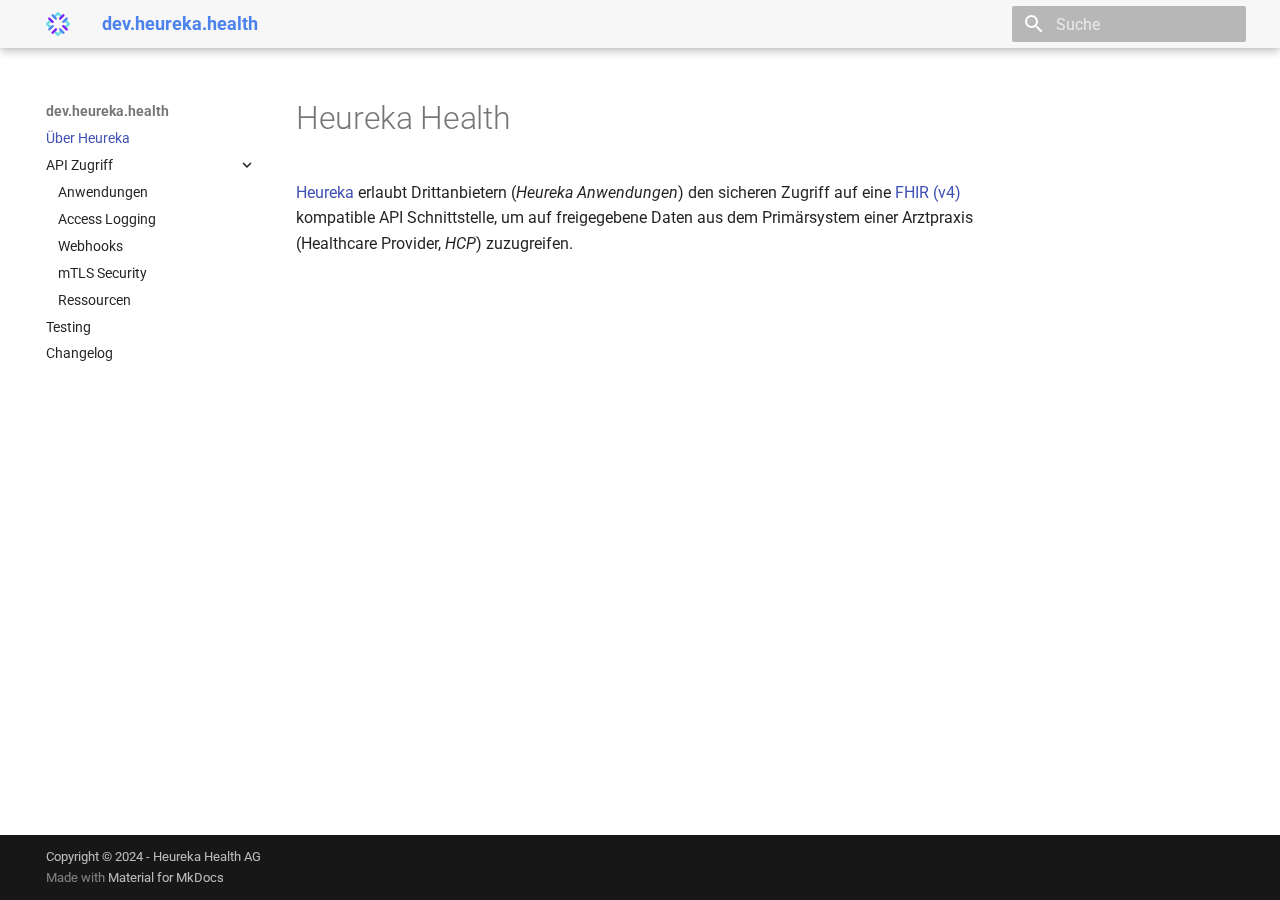
<file: index.html>
<!doctype html>
<html lang="de" class="no-js">
  <head>
    
      <meta charset="utf-8">
      <meta name="viewport" content="width=device-width,initial-scale=1">
      
      
      
        <link rel="canonical" href="https://dev.heureka.health/">
      
      
      
        <link rel="next" href="app_access/">
      
      
      <link rel="icon" href="assets/favicon.png">
      <meta name="generator" content="mkdocs-1.6.1, mkdocs-material-9.5.48">
    
    
      
        <title>dev.heureka.health</title>
      
    
    
      <link rel="stylesheet" href="assets/stylesheets/main.6f8fc17f.min.css">
      
        
        <link rel="stylesheet" href="assets/stylesheets/palette.06af60db.min.css">
      
      


    
    
      
    
    
      
        
        
        <link rel="preconnect" href="https://fonts.gstatic.com" crossorigin>
        <link rel="stylesheet" href="https://fonts.googleapis.com/css?family=Roboto:300,300i,400,400i,700,700i%7CRoboto+Mono:400,400i,700,700i&display=fallback">
        <style>:root{--md-text-font:"Roboto";--md-code-font:"Roboto Mono"}</style>
      
    
    
      <link rel="stylesheet" href="stylesheets/extra.css">
    
    <script>__md_scope=new URL(".",location),__md_hash=e=>[...e].reduce(((e,_)=>(e<<5)-e+_.charCodeAt(0)),0),__md_get=(e,_=localStorage,t=__md_scope)=>JSON.parse(_.getItem(t.pathname+"."+e)),__md_set=(e,_,t=localStorage,a=__md_scope)=>{try{t.setItem(a.pathname+"."+e,JSON.stringify(_))}catch(e){}}</script>
    
      

    
    
    
  </head>
  
  
    
    
    
    
    
    <body dir="ltr" data-md-color-scheme="default" data-md-color-primary="custom" data-md-color-accent="indigo">
  
    
    <input class="md-toggle" data-md-toggle="drawer" type="checkbox" id="__drawer" autocomplete="off">
    <input class="md-toggle" data-md-toggle="search" type="checkbox" id="__search" autocomplete="off">
    <label class="md-overlay" for="__drawer"></label>
    <div data-md-component="skip">
      
        
        <a href="#heureka-health" class="md-skip">
          Zum Inhalt
        </a>
      
    </div>
    <div data-md-component="announce">
      
    </div>
    
    
      

  

<header class="md-header md-header--shadow" data-md-component="header">
  <nav class="md-header__inner md-grid" aria-label="Kopfzeile">
    <a href="." title="dev.heureka.health" class="md-header__button md-logo" aria-label="dev.heureka.health" data-md-component="logo">
      
  <img src="assets/logo.png" alt="logo">

    </a>
    <label class="md-header__button md-icon" for="__drawer">
      
      <svg xmlns="http://www.w3.org/2000/svg" viewBox="0 0 24 24"><path d="M3 6h18v2H3zm0 5h18v2H3zm0 5h18v2H3z"/></svg>
    </label>
    <div class="md-header__title" data-md-component="header-title">
      <div class="md-header__ellipsis">
        <div class="md-header__topic">
          <span class="md-ellipsis">
            dev.heureka.health
          </span>
        </div>
        <div class="md-header__topic" data-md-component="header-topic">
          <span class="md-ellipsis">
            
              Über Heureka
            
          </span>
        </div>
      </div>
    </div>
    
      
    
    
    
    
      <label class="md-header__button md-icon" for="__search">
        
        <svg xmlns="http://www.w3.org/2000/svg" viewBox="0 0 24 24"><path d="M9.5 3A6.5 6.5 0 0 1 16 9.5c0 1.61-.59 3.09-1.56 4.23l.27.27h.79l5 5-1.5 1.5-5-5v-.79l-.27-.27A6.52 6.52 0 0 1 9.5 16 6.5 6.5 0 0 1 3 9.5 6.5 6.5 0 0 1 9.5 3m0 2C7 5 5 7 5 9.5S7 14 9.5 14 14 12 14 9.5 12 5 9.5 5"/></svg>
      </label>
      <div class="md-search" data-md-component="search" role="dialog">
  <label class="md-search__overlay" for="__search"></label>
  <div class="md-search__inner" role="search">
    <form class="md-search__form" name="search">
      <input type="text" class="md-search__input" name="query" aria-label="Suche" placeholder="Suche" autocapitalize="off" autocorrect="off" autocomplete="off" spellcheck="false" data-md-component="search-query" required>
      <label class="md-search__icon md-icon" for="__search">
        
        <svg xmlns="http://www.w3.org/2000/svg" viewBox="0 0 24 24"><path d="M9.5 3A6.5 6.5 0 0 1 16 9.5c0 1.61-.59 3.09-1.56 4.23l.27.27h.79l5 5-1.5 1.5-5-5v-.79l-.27-.27A6.52 6.52 0 0 1 9.5 16 6.5 6.5 0 0 1 3 9.5 6.5 6.5 0 0 1 9.5 3m0 2C7 5 5 7 5 9.5S7 14 9.5 14 14 12 14 9.5 12 5 9.5 5"/></svg>
        
        <svg xmlns="http://www.w3.org/2000/svg" viewBox="0 0 24 24"><path d="M20 11v2H8l5.5 5.5-1.42 1.42L4.16 12l7.92-7.92L13.5 5.5 8 11z"/></svg>
      </label>
      <nav class="md-search__options" aria-label="Suche">
        
        <button type="reset" class="md-search__icon md-icon" title="Zurücksetzen" aria-label="Zurücksetzen" tabindex="-1">
          
          <svg xmlns="http://www.w3.org/2000/svg" viewBox="0 0 24 24"><path d="M19 6.41 17.59 5 12 10.59 6.41 5 5 6.41 10.59 12 5 17.59 6.41 19 12 13.41 17.59 19 19 17.59 13.41 12z"/></svg>
        </button>
      </nav>
      
    </form>
    <div class="md-search__output">
      <div class="md-search__scrollwrap" tabindex="0" data-md-scrollfix>
        <div class="md-search-result" data-md-component="search-result">
          <div class="md-search-result__meta">
            Suche wird initialisiert
          </div>
          <ol class="md-search-result__list" role="presentation"></ol>
        </div>
      </div>
    </div>
  </div>
</div>
    
    
  </nav>
  
</header>
    
    <div class="md-container" data-md-component="container">
      
      
        
          
        
      
      <main class="md-main" data-md-component="main">
        <div class="md-main__inner md-grid">
          
            
              
              <div class="md-sidebar md-sidebar--primary" data-md-component="sidebar" data-md-type="navigation" >
                <div class="md-sidebar__scrollwrap">
                  <div class="md-sidebar__inner">
                    



<nav class="md-nav md-nav--primary" aria-label="Navigation" data-md-level="0">
  <label class="md-nav__title" for="__drawer">
    <a href="." title="dev.heureka.health" class="md-nav__button md-logo" aria-label="dev.heureka.health" data-md-component="logo">
      
  <img src="assets/logo.png" alt="logo">

    </a>
    dev.heureka.health
  </label>
  
  <ul class="md-nav__list" data-md-scrollfix>
    
      
      
  
  
    
  
  
  
    <li class="md-nav__item md-nav__item--active">
      
      <input class="md-nav__toggle md-toggle" type="checkbox" id="__toc">
      
      
        
      
      
      <a href="." class="md-nav__link md-nav__link--active">
        
  
  <span class="md-ellipsis">
    Über Heureka
  </span>
  

      </a>
      
    </li>
  

    
      
      
  
  
  
  
    
    
    
    
    <li class="md-nav__item md-nav__item--nested">
      
        
        
          
        
        <input class="md-nav__toggle md-toggle md-toggle--indeterminate" type="checkbox" id="__nav_2" >
        
          
          <label class="md-nav__link" for="__nav_2" id="__nav_2_label" tabindex="0">
            
  
  <span class="md-ellipsis">
    API Zugriff
  </span>
  

            <span class="md-nav__icon md-icon"></span>
          </label>
        
        <nav class="md-nav" data-md-level="1" aria-labelledby="__nav_2_label" aria-expanded="false">
          <label class="md-nav__title" for="__nav_2">
            <span class="md-nav__icon md-icon"></span>
            API Zugriff
          </label>
          <ul class="md-nav__list" data-md-scrollfix>
            
              
                
  
  
  
  
    <li class="md-nav__item">
      <a href="app_access/" class="md-nav__link">
        
  
  <span class="md-ellipsis">
    Anwendungen
  </span>
  

      </a>
    </li>
  

              
            
              
                
  
  
  
  
    <li class="md-nav__item">
      <a href="access_logging/" class="md-nav__link">
        
  
  <span class="md-ellipsis">
    Access Logging
  </span>
  

      </a>
    </li>
  

              
            
              
                
  
  
  
  
    <li class="md-nav__item">
      <a href="webhooks/" class="md-nav__link">
        
  
  <span class="md-ellipsis">
    Webhooks
  </span>
  

      </a>
    </li>
  

              
            
              
                
  
  
  
  
    <li class="md-nav__item">
      <a href="mtls_security/" class="md-nav__link">
        
  
  <span class="md-ellipsis">
    mTLS Security
  </span>
  

      </a>
    </li>
  

              
            
              
                
  
  
  
  
    <li class="md-nav__item">
      <a href="resources/" class="md-nav__link">
        
  
  <span class="md-ellipsis">
    Ressourcen
  </span>
  

      </a>
    </li>
  

              
            
          </ul>
        </nav>
      
    </li>
  

    
      
      
  
  
  
  
    <li class="md-nav__item">
      <a href="testing/" class="md-nav__link">
        
  
  <span class="md-ellipsis">
    Testing
  </span>
  

      </a>
    </li>
  

    
      
      
  
  
  
  
    <li class="md-nav__item">
      <a href="changelog/" class="md-nav__link">
        
  
  <span class="md-ellipsis">
    Changelog
  </span>
  

      </a>
    </li>
  

    
  </ul>
</nav>
                  </div>
                </div>
              </div>
            
            
              
              <div class="md-sidebar md-sidebar--secondary" data-md-component="sidebar" data-md-type="toc" >
                <div class="md-sidebar__scrollwrap">
                  <div class="md-sidebar__inner">
                    

<nav class="md-nav md-nav--secondary" aria-label="Inhaltsverzeichnis">
  
  
  
    
  
  
</nav>
                  </div>
                </div>
              </div>
            
          
          
            <div class="md-content" data-md-component="content">
              <article class="md-content__inner md-typeset">
                
                  


<h1 id="heureka-health">Heureka Health</h1>
<p><a href="https://heureka.health/">Heureka</a> erlaubt Drittanbietern (<em>Heureka Anwendungen</em>) den sicheren Zugriff auf eine <a href="https://www.hl7.org/fhir/R4/">FHIR (v4)</a> kompatible API Schnittstelle, um auf freigegebene Daten aus dem Primärsystem einer Arztpraxis (Healthcare Provider, <em>HCP</em>) zuzugreifen.</p>












                
              </article>
            </div>
          
          
<script>var target=document.getElementById(location.hash.slice(1));target&&target.name&&(target.checked=target.name.startsWith("__tabbed_"))</script>
        </div>
        
      </main>
      
        <footer class="md-footer">
  
  <div class="md-footer-meta md-typeset">
    <div class="md-footer-meta__inner md-grid">
      <div class="md-copyright">
  
    <div class="md-copyright__highlight">
      Copyright &copy; 2024 - Heureka Health AG
    </div>
  
  
    Made with
    <a href="https://squidfunk.github.io/mkdocs-material/" target="_blank" rel="noopener">
      Material for MkDocs
    </a>
  
</div>
      
    </div>
  </div>
</footer>
      
    </div>
    <div class="md-dialog" data-md-component="dialog">
      <div class="md-dialog__inner md-typeset"></div>
    </div>
    
    
    <script id="__config" type="application/json">{"base": ".", "features": ["navigation.expand"], "search": "assets/javascripts/workers/search.6ce7567c.min.js", "translations": {"clipboard.copied": "In Zwischenablage kopiert", "clipboard.copy": "In Zwischenablage kopieren", "search.result.more.one": "1 weiteres Suchergebnis auf dieser Seite", "search.result.more.other": "# weitere Suchergebnisse auf dieser Seite", "search.result.none": "Keine Suchergebnisse", "search.result.one": "1 Suchergebnis", "search.result.other": "# Suchergebnisse", "search.result.placeholder": "Suchbegriff eingeben", "search.result.term.missing": "Es fehlt", "select.version": "Version ausw\u00e4hlen"}}</script>
    
    
      <script src="assets/javascripts/bundle.83f73b43.min.js"></script>
      
    
  </body>
</html>
</file>
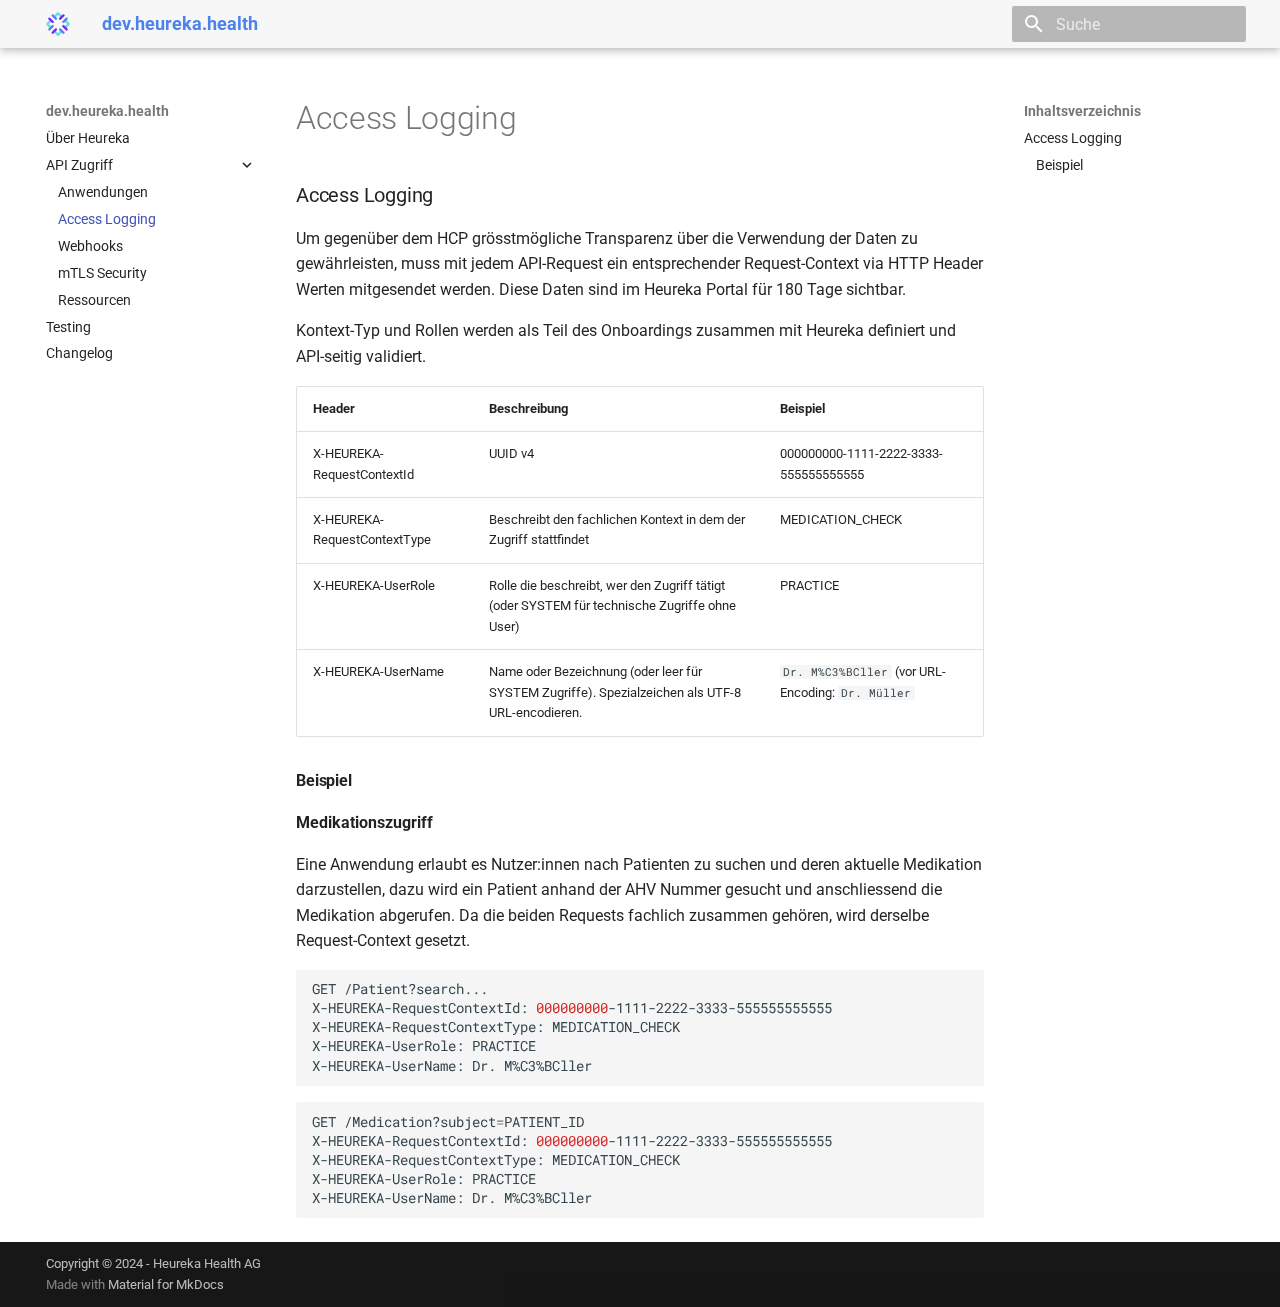
<file: access_logging/index.html>
<!doctype html>
<html lang="de" class="no-js">
  <head>
    
      <meta charset="utf-8">
      <meta name="viewport" content="width=device-width,initial-scale=1">
      
      
      
        <link rel="canonical" href="https://dev.heureka.health/access_logging/">
      
      
        <link rel="prev" href="../app_access/">
      
      
        <link rel="next" href="../webhooks/">
      
      
      <link rel="icon" href="../assets/favicon.png">
      <meta name="generator" content="mkdocs-1.6.1, mkdocs-material-9.5.48">
    
    
      
        <title>Access Logging - dev.heureka.health</title>
      
    
    
      <link rel="stylesheet" href="../assets/stylesheets/main.6f8fc17f.min.css">
      
        
        <link rel="stylesheet" href="../assets/stylesheets/palette.06af60db.min.css">
      
      


    
    
      
    
    
      
        
        
        <link rel="preconnect" href="https://fonts.gstatic.com" crossorigin>
        <link rel="stylesheet" href="https://fonts.googleapis.com/css?family=Roboto:300,300i,400,400i,700,700i%7CRoboto+Mono:400,400i,700,700i&display=fallback">
        <style>:root{--md-text-font:"Roboto";--md-code-font:"Roboto Mono"}</style>
      
    
    
      <link rel="stylesheet" href="../stylesheets/extra.css">
    
    <script>__md_scope=new URL("..",location),__md_hash=e=>[...e].reduce(((e,_)=>(e<<5)-e+_.charCodeAt(0)),0),__md_get=(e,_=localStorage,t=__md_scope)=>JSON.parse(_.getItem(t.pathname+"."+e)),__md_set=(e,_,t=localStorage,a=__md_scope)=>{try{t.setItem(a.pathname+"."+e,JSON.stringify(_))}catch(e){}}</script>
    
      

    
    
    
  </head>
  
  
    
    
    
    
    
    <body dir="ltr" data-md-color-scheme="default" data-md-color-primary="custom" data-md-color-accent="indigo">
  
    
    <input class="md-toggle" data-md-toggle="drawer" type="checkbox" id="__drawer" autocomplete="off">
    <input class="md-toggle" data-md-toggle="search" type="checkbox" id="__search" autocomplete="off">
    <label class="md-overlay" for="__drawer"></label>
    <div data-md-component="skip">
      
        
        <a href="#access-logging" class="md-skip">
          Zum Inhalt
        </a>
      
    </div>
    <div data-md-component="announce">
      
    </div>
    
    
      

  

<header class="md-header md-header--shadow" data-md-component="header">
  <nav class="md-header__inner md-grid" aria-label="Kopfzeile">
    <a href=".." title="dev.heureka.health" class="md-header__button md-logo" aria-label="dev.heureka.health" data-md-component="logo">
      
  <img src="../assets/logo.png" alt="logo">

    </a>
    <label class="md-header__button md-icon" for="__drawer">
      
      <svg xmlns="http://www.w3.org/2000/svg" viewBox="0 0 24 24"><path d="M3 6h18v2H3zm0 5h18v2H3zm0 5h18v2H3z"/></svg>
    </label>
    <div class="md-header__title" data-md-component="header-title">
      <div class="md-header__ellipsis">
        <div class="md-header__topic">
          <span class="md-ellipsis">
            dev.heureka.health
          </span>
        </div>
        <div class="md-header__topic" data-md-component="header-topic">
          <span class="md-ellipsis">
            
              Access Logging
            
          </span>
        </div>
      </div>
    </div>
    
      
    
    
    
    
      <label class="md-header__button md-icon" for="__search">
        
        <svg xmlns="http://www.w3.org/2000/svg" viewBox="0 0 24 24"><path d="M9.5 3A6.5 6.5 0 0 1 16 9.5c0 1.61-.59 3.09-1.56 4.23l.27.27h.79l5 5-1.5 1.5-5-5v-.79l-.27-.27A6.52 6.52 0 0 1 9.5 16 6.5 6.5 0 0 1 3 9.5 6.5 6.5 0 0 1 9.5 3m0 2C7 5 5 7 5 9.5S7 14 9.5 14 14 12 14 9.5 12 5 9.5 5"/></svg>
      </label>
      <div class="md-search" data-md-component="search" role="dialog">
  <label class="md-search__overlay" for="__search"></label>
  <div class="md-search__inner" role="search">
    <form class="md-search__form" name="search">
      <input type="text" class="md-search__input" name="query" aria-label="Suche" placeholder="Suche" autocapitalize="off" autocorrect="off" autocomplete="off" spellcheck="false" data-md-component="search-query" required>
      <label class="md-search__icon md-icon" for="__search">
        
        <svg xmlns="http://www.w3.org/2000/svg" viewBox="0 0 24 24"><path d="M9.5 3A6.5 6.5 0 0 1 16 9.5c0 1.61-.59 3.09-1.56 4.23l.27.27h.79l5 5-1.5 1.5-5-5v-.79l-.27-.27A6.52 6.52 0 0 1 9.5 16 6.5 6.5 0 0 1 3 9.5 6.5 6.5 0 0 1 9.5 3m0 2C7 5 5 7 5 9.5S7 14 9.5 14 14 12 14 9.5 12 5 9.5 5"/></svg>
        
        <svg xmlns="http://www.w3.org/2000/svg" viewBox="0 0 24 24"><path d="M20 11v2H8l5.5 5.5-1.42 1.42L4.16 12l7.92-7.92L13.5 5.5 8 11z"/></svg>
      </label>
      <nav class="md-search__options" aria-label="Suche">
        
        <button type="reset" class="md-search__icon md-icon" title="Zurücksetzen" aria-label="Zurücksetzen" tabindex="-1">
          
          <svg xmlns="http://www.w3.org/2000/svg" viewBox="0 0 24 24"><path d="M19 6.41 17.59 5 12 10.59 6.41 5 5 6.41 10.59 12 5 17.59 6.41 19 12 13.41 17.59 19 19 17.59 13.41 12z"/></svg>
        </button>
      </nav>
      
    </form>
    <div class="md-search__output">
      <div class="md-search__scrollwrap" tabindex="0" data-md-scrollfix>
        <div class="md-search-result" data-md-component="search-result">
          <div class="md-search-result__meta">
            Suche wird initialisiert
          </div>
          <ol class="md-search-result__list" role="presentation"></ol>
        </div>
      </div>
    </div>
  </div>
</div>
    
    
  </nav>
  
</header>
    
    <div class="md-container" data-md-component="container">
      
      
        
          
        
      
      <main class="md-main" data-md-component="main">
        <div class="md-main__inner md-grid">
          
            
              
              <div class="md-sidebar md-sidebar--primary" data-md-component="sidebar" data-md-type="navigation" >
                <div class="md-sidebar__scrollwrap">
                  <div class="md-sidebar__inner">
                    



<nav class="md-nav md-nav--primary" aria-label="Navigation" data-md-level="0">
  <label class="md-nav__title" for="__drawer">
    <a href=".." title="dev.heureka.health" class="md-nav__button md-logo" aria-label="dev.heureka.health" data-md-component="logo">
      
  <img src="../assets/logo.png" alt="logo">

    </a>
    dev.heureka.health
  </label>
  
  <ul class="md-nav__list" data-md-scrollfix>
    
      
      
  
  
  
  
    <li class="md-nav__item">
      <a href=".." class="md-nav__link">
        
  
  <span class="md-ellipsis">
    Über Heureka
  </span>
  

      </a>
    </li>
  

    
      
      
  
  
    
  
  
  
    
    
    
    
    <li class="md-nav__item md-nav__item--active md-nav__item--nested">
      
        
        
        <input class="md-nav__toggle md-toggle " type="checkbox" id="__nav_2" checked>
        
          
          <label class="md-nav__link" for="__nav_2" id="__nav_2_label" tabindex="0">
            
  
  <span class="md-ellipsis">
    API Zugriff
  </span>
  

            <span class="md-nav__icon md-icon"></span>
          </label>
        
        <nav class="md-nav" data-md-level="1" aria-labelledby="__nav_2_label" aria-expanded="true">
          <label class="md-nav__title" for="__nav_2">
            <span class="md-nav__icon md-icon"></span>
            API Zugriff
          </label>
          <ul class="md-nav__list" data-md-scrollfix>
            
              
                
  
  
  
  
    <li class="md-nav__item">
      <a href="../app_access/" class="md-nav__link">
        
  
  <span class="md-ellipsis">
    Anwendungen
  </span>
  

      </a>
    </li>
  

              
            
              
                
  
  
    
  
  
  
    <li class="md-nav__item md-nav__item--active">
      
      <input class="md-nav__toggle md-toggle" type="checkbox" id="__toc">
      
      
      
        <label class="md-nav__link md-nav__link--active" for="__toc">
          
  
  <span class="md-ellipsis">
    Access Logging
  </span>
  

          <span class="md-nav__icon md-icon"></span>
        </label>
      
      <a href="./" class="md-nav__link md-nav__link--active">
        
  
  <span class="md-ellipsis">
    Access Logging
  </span>
  

      </a>
      
        

<nav class="md-nav md-nav--secondary" aria-label="Inhaltsverzeichnis">
  
  
  
  
    <label class="md-nav__title" for="__toc">
      <span class="md-nav__icon md-icon"></span>
      Inhaltsverzeichnis
    </label>
    <ul class="md-nav__list" data-md-component="toc" data-md-scrollfix>
      
        <li class="md-nav__item">
  <a href="#access-logging" class="md-nav__link">
    <span class="md-ellipsis">
      Access Logging
    </span>
  </a>
  
    <nav class="md-nav" aria-label="Access Logging">
      <ul class="md-nav__list">
        
          <li class="md-nav__item">
  <a href="#beispiel" class="md-nav__link">
    <span class="md-ellipsis">
      Beispiel
    </span>
  </a>
  
</li>
        
      </ul>
    </nav>
  
</li>
      
    </ul>
  
</nav>
      
    </li>
  

              
            
              
                
  
  
  
  
    <li class="md-nav__item">
      <a href="../webhooks/" class="md-nav__link">
        
  
  <span class="md-ellipsis">
    Webhooks
  </span>
  

      </a>
    </li>
  

              
            
              
                
  
  
  
  
    <li class="md-nav__item">
      <a href="../mtls_security/" class="md-nav__link">
        
  
  <span class="md-ellipsis">
    mTLS Security
  </span>
  

      </a>
    </li>
  

              
            
              
                
  
  
  
  
    <li class="md-nav__item">
      <a href="../resources/" class="md-nav__link">
        
  
  <span class="md-ellipsis">
    Ressourcen
  </span>
  

      </a>
    </li>
  

              
            
          </ul>
        </nav>
      
    </li>
  

    
      
      
  
  
  
  
    <li class="md-nav__item">
      <a href="../testing/" class="md-nav__link">
        
  
  <span class="md-ellipsis">
    Testing
  </span>
  

      </a>
    </li>
  

    
      
      
  
  
  
  
    <li class="md-nav__item">
      <a href="../changelog/" class="md-nav__link">
        
  
  <span class="md-ellipsis">
    Changelog
  </span>
  

      </a>
    </li>
  

    
  </ul>
</nav>
                  </div>
                </div>
              </div>
            
            
              
              <div class="md-sidebar md-sidebar--secondary" data-md-component="sidebar" data-md-type="toc" >
                <div class="md-sidebar__scrollwrap">
                  <div class="md-sidebar__inner">
                    

<nav class="md-nav md-nav--secondary" aria-label="Inhaltsverzeichnis">
  
  
  
  
    <label class="md-nav__title" for="__toc">
      <span class="md-nav__icon md-icon"></span>
      Inhaltsverzeichnis
    </label>
    <ul class="md-nav__list" data-md-component="toc" data-md-scrollfix>
      
        <li class="md-nav__item">
  <a href="#access-logging" class="md-nav__link">
    <span class="md-ellipsis">
      Access Logging
    </span>
  </a>
  
    <nav class="md-nav" aria-label="Access Logging">
      <ul class="md-nav__list">
        
          <li class="md-nav__item">
  <a href="#beispiel" class="md-nav__link">
    <span class="md-ellipsis">
      Beispiel
    </span>
  </a>
  
</li>
        
      </ul>
    </nav>
  
</li>
      
    </ul>
  
</nav>
                  </div>
                </div>
              </div>
            
          
          
            <div class="md-content" data-md-component="content">
              <article class="md-content__inner md-typeset">
                
                  


  <h1>Access Logging</h1>

<h3 id="access-logging">Access Logging</h3>
<p>Um gegenüber dem HCP grösstmögliche Transparenz über die Verwendung der Daten zu gewährleisten, muss mit jedem API-Request ein entsprechender Request-Context via HTTP Header Werten mitgesendet werden. Diese Daten sind im Heureka Portal für 180 Tage sichtbar.</p>
<p>Kontext-Typ und Rollen werden als Teil des Onboardings zusammen mit Heureka definiert und API-seitig validiert.</p>
<table>
<thead>
<tr>
<th>Header</th>
<th>Beschreibung</th>
<th>Beispiel</th>
</tr>
</thead>
<tbody>
<tr>
<td>X-HEUREKA-RequestContextId</td>
<td>UUID v4</td>
<td>000000000-1111-2222-3333-555555555555</td>
</tr>
<tr>
<td>X-HEUREKA-RequestContextType</td>
<td>Beschreibt den fachlichen Kontext in dem der Zugriff stattfindet</td>
<td>MEDICATION_CHECK</td>
</tr>
<tr>
<td>X-HEUREKA-UserRole</td>
<td>Rolle die beschreibt, wer den Zugriff tätigt (oder SYSTEM für technische Zugriffe ohne User)</td>
<td>PRACTICE</td>
</tr>
<tr>
<td>X-HEUREKA-UserName</td>
<td>Name oder Bezeichnung (oder leer für SYSTEM Zugriffe). Spezialzeichen als UTF-8 URL-encodieren.</td>
<td><code>Dr. M%C3%BCller</code> (vor URL-Encoding: <code>Dr. Müller</code></td>
</tr>
</tbody>
</table>
<h4 id="beispiel">Beispiel</h4>
<p><strong>Medikationszugriff</strong></p>
<p>Eine Anwendung erlaubt es Nutzer:innen nach Patienten zu suchen und deren aktuelle Medikation darzustellen, dazu wird ein Patient anhand der AHV Nummer gesucht und anschliessend die Medikation abgerufen. Da die beiden Requests fachlich zusammen gehören, wird derselbe Request-Context gesetzt.</p>
<div class="highlight"><pre><span></span><code>GET<span class="w"> </span>/Patient?search...
X-HEUREKA-RequestContextId:<span class="w"> </span><span class="m">000000000</span>-1111-2222-3333-555555555555
X-HEUREKA-RequestContextType:<span class="w"> </span>MEDICATION_CHECK
X-HEUREKA-UserRole:<span class="w"> </span>PRACTICE
X-HEUREKA-UserName:<span class="w"> </span>Dr.<span class="w"> </span>M%C3%BCller
</code></pre></div>
<div class="highlight"><pre><span></span><code>GET<span class="w"> </span>/Medication?subject<span class="o">=</span>PATIENT_ID
X-HEUREKA-RequestContextId:<span class="w"> </span><span class="m">000000000</span>-1111-2222-3333-555555555555
X-HEUREKA-RequestContextType:<span class="w"> </span>MEDICATION_CHECK
X-HEUREKA-UserRole:<span class="w"> </span>PRACTICE
X-HEUREKA-UserName:<span class="w"> </span>Dr.<span class="w"> </span>M%C3%BCller
</code></pre></div>












                
              </article>
            </div>
          
          
<script>var target=document.getElementById(location.hash.slice(1));target&&target.name&&(target.checked=target.name.startsWith("__tabbed_"))</script>
        </div>
        
      </main>
      
        <footer class="md-footer">
  
  <div class="md-footer-meta md-typeset">
    <div class="md-footer-meta__inner md-grid">
      <div class="md-copyright">
  
    <div class="md-copyright__highlight">
      Copyright &copy; 2024 - Heureka Health AG
    </div>
  
  
    Made with
    <a href="https://squidfunk.github.io/mkdocs-material/" target="_blank" rel="noopener">
      Material for MkDocs
    </a>
  
</div>
      
    </div>
  </div>
</footer>
      
    </div>
    <div class="md-dialog" data-md-component="dialog">
      <div class="md-dialog__inner md-typeset"></div>
    </div>
    
    
    <script id="__config" type="application/json">{"base": "..", "features": ["navigation.expand"], "search": "../assets/javascripts/workers/search.6ce7567c.min.js", "translations": {"clipboard.copied": "In Zwischenablage kopiert", "clipboard.copy": "In Zwischenablage kopieren", "search.result.more.one": "1 weiteres Suchergebnis auf dieser Seite", "search.result.more.other": "# weitere Suchergebnisse auf dieser Seite", "search.result.none": "Keine Suchergebnisse", "search.result.one": "1 Suchergebnis", "search.result.other": "# Suchergebnisse", "search.result.placeholder": "Suchbegriff eingeben", "search.result.term.missing": "Es fehlt", "select.version": "Version ausw\u00e4hlen"}}</script>
    
    
      <script src="../assets/javascripts/bundle.83f73b43.min.js"></script>
      
    
  </body>
</html>
</file>
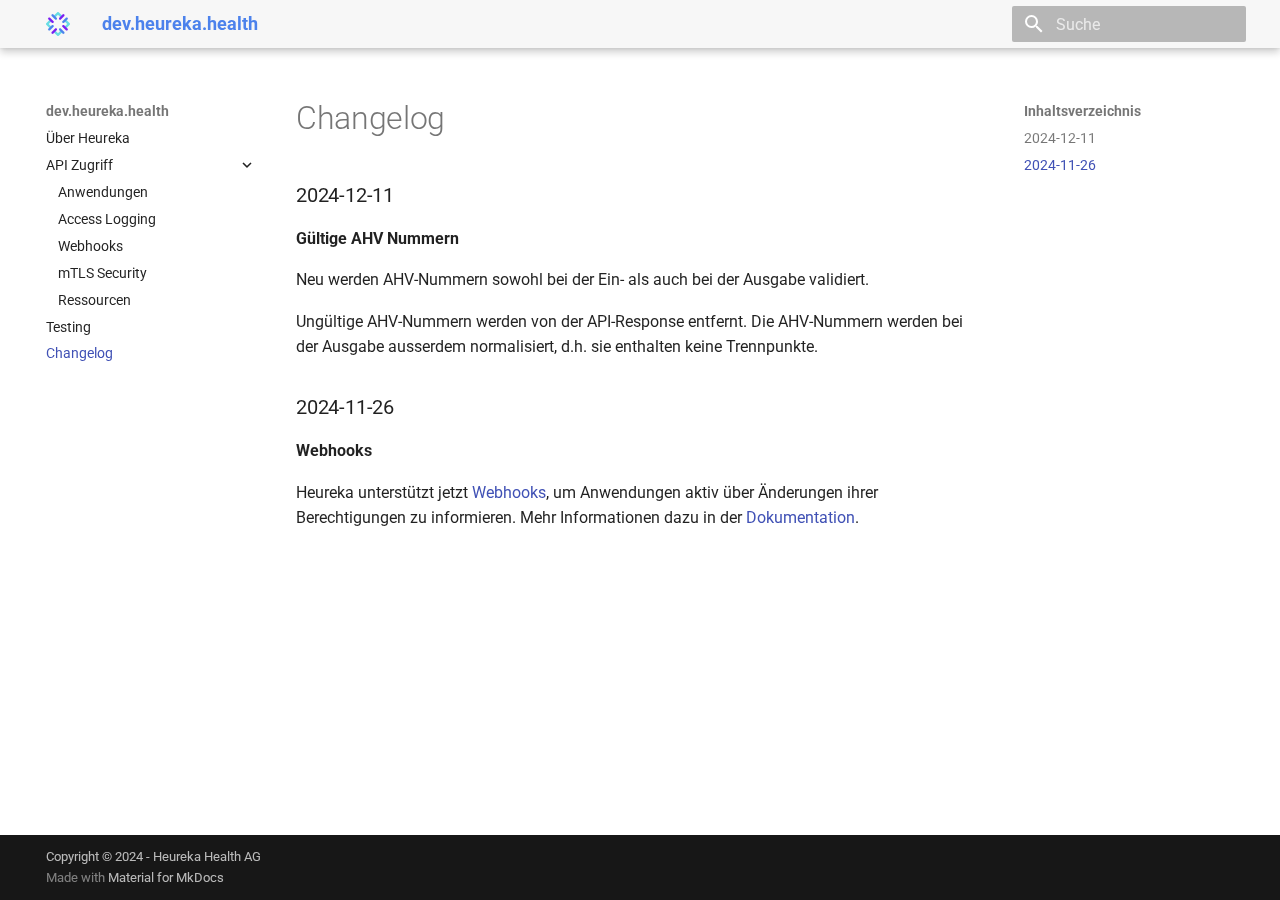
<file: changelog/index.html>
<!doctype html>
<html lang="de" class="no-js">
  <head>
    
      <meta charset="utf-8">
      <meta name="viewport" content="width=device-width,initial-scale=1">
      
      
      
        <link rel="canonical" href="https://dev.heureka.health/changelog/">
      
      
        <link rel="prev" href="../testing/">
      
      
      
      <link rel="icon" href="../assets/favicon.png">
      <meta name="generator" content="mkdocs-1.6.1, mkdocs-material-9.5.48">
    
    
      
        <title>Changelog - dev.heureka.health</title>
      
    
    
      <link rel="stylesheet" href="../assets/stylesheets/main.6f8fc17f.min.css">
      
        
        <link rel="stylesheet" href="../assets/stylesheets/palette.06af60db.min.css">
      
      


    
    
      
    
    
      
        
        
        <link rel="preconnect" href="https://fonts.gstatic.com" crossorigin>
        <link rel="stylesheet" href="https://fonts.googleapis.com/css?family=Roboto:300,300i,400,400i,700,700i%7CRoboto+Mono:400,400i,700,700i&display=fallback">
        <style>:root{--md-text-font:"Roboto";--md-code-font:"Roboto Mono"}</style>
      
    
    
      <link rel="stylesheet" href="../stylesheets/extra.css">
    
    <script>__md_scope=new URL("..",location),__md_hash=e=>[...e].reduce(((e,_)=>(e<<5)-e+_.charCodeAt(0)),0),__md_get=(e,_=localStorage,t=__md_scope)=>JSON.parse(_.getItem(t.pathname+"."+e)),__md_set=(e,_,t=localStorage,a=__md_scope)=>{try{t.setItem(a.pathname+"."+e,JSON.stringify(_))}catch(e){}}</script>
    
      

    
    
    
  </head>
  
  
    
    
    
    
    
    <body dir="ltr" data-md-color-scheme="default" data-md-color-primary="custom" data-md-color-accent="indigo">
  
    
    <input class="md-toggle" data-md-toggle="drawer" type="checkbox" id="__drawer" autocomplete="off">
    <input class="md-toggle" data-md-toggle="search" type="checkbox" id="__search" autocomplete="off">
    <label class="md-overlay" for="__drawer"></label>
    <div data-md-component="skip">
      
        
        <a href="#changelog" class="md-skip">
          Zum Inhalt
        </a>
      
    </div>
    <div data-md-component="announce">
      
    </div>
    
    
      

  

<header class="md-header md-header--shadow" data-md-component="header">
  <nav class="md-header__inner md-grid" aria-label="Kopfzeile">
    <a href=".." title="dev.heureka.health" class="md-header__button md-logo" aria-label="dev.heureka.health" data-md-component="logo">
      
  <img src="../assets/logo.png" alt="logo">

    </a>
    <label class="md-header__button md-icon" for="__drawer">
      
      <svg xmlns="http://www.w3.org/2000/svg" viewBox="0 0 24 24"><path d="M3 6h18v2H3zm0 5h18v2H3zm0 5h18v2H3z"/></svg>
    </label>
    <div class="md-header__title" data-md-component="header-title">
      <div class="md-header__ellipsis">
        <div class="md-header__topic">
          <span class="md-ellipsis">
            dev.heureka.health
          </span>
        </div>
        <div class="md-header__topic" data-md-component="header-topic">
          <span class="md-ellipsis">
            
              Changelog
            
          </span>
        </div>
      </div>
    </div>
    
      
    
    
    
    
      <label class="md-header__button md-icon" for="__search">
        
        <svg xmlns="http://www.w3.org/2000/svg" viewBox="0 0 24 24"><path d="M9.5 3A6.5 6.5 0 0 1 16 9.5c0 1.61-.59 3.09-1.56 4.23l.27.27h.79l5 5-1.5 1.5-5-5v-.79l-.27-.27A6.52 6.52 0 0 1 9.5 16 6.5 6.5 0 0 1 3 9.5 6.5 6.5 0 0 1 9.5 3m0 2C7 5 5 7 5 9.5S7 14 9.5 14 14 12 14 9.5 12 5 9.5 5"/></svg>
      </label>
      <div class="md-search" data-md-component="search" role="dialog">
  <label class="md-search__overlay" for="__search"></label>
  <div class="md-search__inner" role="search">
    <form class="md-search__form" name="search">
      <input type="text" class="md-search__input" name="query" aria-label="Suche" placeholder="Suche" autocapitalize="off" autocorrect="off" autocomplete="off" spellcheck="false" data-md-component="search-query" required>
      <label class="md-search__icon md-icon" for="__search">
        
        <svg xmlns="http://www.w3.org/2000/svg" viewBox="0 0 24 24"><path d="M9.5 3A6.5 6.5 0 0 1 16 9.5c0 1.61-.59 3.09-1.56 4.23l.27.27h.79l5 5-1.5 1.5-5-5v-.79l-.27-.27A6.52 6.52 0 0 1 9.5 16 6.5 6.5 0 0 1 3 9.5 6.5 6.5 0 0 1 9.5 3m0 2C7 5 5 7 5 9.5S7 14 9.5 14 14 12 14 9.5 12 5 9.5 5"/></svg>
        
        <svg xmlns="http://www.w3.org/2000/svg" viewBox="0 0 24 24"><path d="M20 11v2H8l5.5 5.5-1.42 1.42L4.16 12l7.92-7.92L13.5 5.5 8 11z"/></svg>
      </label>
      <nav class="md-search__options" aria-label="Suche">
        
        <button type="reset" class="md-search__icon md-icon" title="Zurücksetzen" aria-label="Zurücksetzen" tabindex="-1">
          
          <svg xmlns="http://www.w3.org/2000/svg" viewBox="0 0 24 24"><path d="M19 6.41 17.59 5 12 10.59 6.41 5 5 6.41 10.59 12 5 17.59 6.41 19 12 13.41 17.59 19 19 17.59 13.41 12z"/></svg>
        </button>
      </nav>
      
    </form>
    <div class="md-search__output">
      <div class="md-search__scrollwrap" tabindex="0" data-md-scrollfix>
        <div class="md-search-result" data-md-component="search-result">
          <div class="md-search-result__meta">
            Suche wird initialisiert
          </div>
          <ol class="md-search-result__list" role="presentation"></ol>
        </div>
      </div>
    </div>
  </div>
</div>
    
    
  </nav>
  
</header>
    
    <div class="md-container" data-md-component="container">
      
      
        
          
        
      
      <main class="md-main" data-md-component="main">
        <div class="md-main__inner md-grid">
          
            
              
              <div class="md-sidebar md-sidebar--primary" data-md-component="sidebar" data-md-type="navigation" >
                <div class="md-sidebar__scrollwrap">
                  <div class="md-sidebar__inner">
                    



<nav class="md-nav md-nav--primary" aria-label="Navigation" data-md-level="0">
  <label class="md-nav__title" for="__drawer">
    <a href=".." title="dev.heureka.health" class="md-nav__button md-logo" aria-label="dev.heureka.health" data-md-component="logo">
      
  <img src="../assets/logo.png" alt="logo">

    </a>
    dev.heureka.health
  </label>
  
  <ul class="md-nav__list" data-md-scrollfix>
    
      
      
  
  
  
  
    <li class="md-nav__item">
      <a href=".." class="md-nav__link">
        
  
  <span class="md-ellipsis">
    Über Heureka
  </span>
  

      </a>
    </li>
  

    
      
      
  
  
  
  
    
    
    
    
    <li class="md-nav__item md-nav__item--nested">
      
        
        
          
        
        <input class="md-nav__toggle md-toggle md-toggle--indeterminate" type="checkbox" id="__nav_2" >
        
          
          <label class="md-nav__link" for="__nav_2" id="__nav_2_label" tabindex="0">
            
  
  <span class="md-ellipsis">
    API Zugriff
  </span>
  

            <span class="md-nav__icon md-icon"></span>
          </label>
        
        <nav class="md-nav" data-md-level="1" aria-labelledby="__nav_2_label" aria-expanded="false">
          <label class="md-nav__title" for="__nav_2">
            <span class="md-nav__icon md-icon"></span>
            API Zugriff
          </label>
          <ul class="md-nav__list" data-md-scrollfix>
            
              
                
  
  
  
  
    <li class="md-nav__item">
      <a href="../app_access/" class="md-nav__link">
        
  
  <span class="md-ellipsis">
    Anwendungen
  </span>
  

      </a>
    </li>
  

              
            
              
                
  
  
  
  
    <li class="md-nav__item">
      <a href="../access_logging/" class="md-nav__link">
        
  
  <span class="md-ellipsis">
    Access Logging
  </span>
  

      </a>
    </li>
  

              
            
              
                
  
  
  
  
    <li class="md-nav__item">
      <a href="../webhooks/" class="md-nav__link">
        
  
  <span class="md-ellipsis">
    Webhooks
  </span>
  

      </a>
    </li>
  

              
            
              
                
  
  
  
  
    <li class="md-nav__item">
      <a href="../mtls_security/" class="md-nav__link">
        
  
  <span class="md-ellipsis">
    mTLS Security
  </span>
  

      </a>
    </li>
  

              
            
              
                
  
  
  
  
    <li class="md-nav__item">
      <a href="../resources/" class="md-nav__link">
        
  
  <span class="md-ellipsis">
    Ressourcen
  </span>
  

      </a>
    </li>
  

              
            
          </ul>
        </nav>
      
    </li>
  

    
      
      
  
  
  
  
    <li class="md-nav__item">
      <a href="../testing/" class="md-nav__link">
        
  
  <span class="md-ellipsis">
    Testing
  </span>
  

      </a>
    </li>
  

    
      
      
  
  
    
  
  
  
    <li class="md-nav__item md-nav__item--active">
      
      <input class="md-nav__toggle md-toggle" type="checkbox" id="__toc">
      
      
        
      
      
        <label class="md-nav__link md-nav__link--active" for="__toc">
          
  
  <span class="md-ellipsis">
    Changelog
  </span>
  

          <span class="md-nav__icon md-icon"></span>
        </label>
      
      <a href="./" class="md-nav__link md-nav__link--active">
        
  
  <span class="md-ellipsis">
    Changelog
  </span>
  

      </a>
      
        

<nav class="md-nav md-nav--secondary" aria-label="Inhaltsverzeichnis">
  
  
  
    
  
  
    <label class="md-nav__title" for="__toc">
      <span class="md-nav__icon md-icon"></span>
      Inhaltsverzeichnis
    </label>
    <ul class="md-nav__list" data-md-component="toc" data-md-scrollfix>
      
        <li class="md-nav__item">
  <a href="#2024-12-11" class="md-nav__link">
    <span class="md-ellipsis">
      2024-12-11
    </span>
  </a>
  
</li>
      
        <li class="md-nav__item">
  <a href="#2024-11-26" class="md-nav__link">
    <span class="md-ellipsis">
      2024-11-26
    </span>
  </a>
  
</li>
      
    </ul>
  
</nav>
      
    </li>
  

    
  </ul>
</nav>
                  </div>
                </div>
              </div>
            
            
              
              <div class="md-sidebar md-sidebar--secondary" data-md-component="sidebar" data-md-type="toc" >
                <div class="md-sidebar__scrollwrap">
                  <div class="md-sidebar__inner">
                    

<nav class="md-nav md-nav--secondary" aria-label="Inhaltsverzeichnis">
  
  
  
    
  
  
    <label class="md-nav__title" for="__toc">
      <span class="md-nav__icon md-icon"></span>
      Inhaltsverzeichnis
    </label>
    <ul class="md-nav__list" data-md-component="toc" data-md-scrollfix>
      
        <li class="md-nav__item">
  <a href="#2024-12-11" class="md-nav__link">
    <span class="md-ellipsis">
      2024-12-11
    </span>
  </a>
  
</li>
      
        <li class="md-nav__item">
  <a href="#2024-11-26" class="md-nav__link">
    <span class="md-ellipsis">
      2024-11-26
    </span>
  </a>
  
</li>
      
    </ul>
  
</nav>
                  </div>
                </div>
              </div>
            
          
          
            <div class="md-content" data-md-component="content">
              <article class="md-content__inner md-typeset">
                
                  


<h1 id="changelog">Changelog</h1>
<h3 id="2024-12-11">2024-12-11</h3>
<p><strong>Gültige AHV Nummern</strong></p>
<p>Neu werden AHV-Nummern sowohl bei der Ein- als auch bei der Ausgabe validiert.</p>
<p>Ungültige AHV-Nummern werden von der API-Response entfernt. 
Die AHV-Nummern werden bei der Ausgabe ausserdem normalisiert, d.h. sie enthalten keine Trennpunkte.</p>
<h3 id="2024-11-26">2024-11-26</h3>
<p><strong>Webhooks</strong></p>
<p>Heureka unterstützt jetzt <a href="../webhooks/">Webhooks</a>, um Anwendungen aktiv über Änderungen ihrer Berechtigungen zu informieren.
Mehr Informationen dazu in der <a href="../webhooks/">Dokumentation</a>.</p>












                
              </article>
            </div>
          
          
<script>var target=document.getElementById(location.hash.slice(1));target&&target.name&&(target.checked=target.name.startsWith("__tabbed_"))</script>
        </div>
        
      </main>
      
        <footer class="md-footer">
  
  <div class="md-footer-meta md-typeset">
    <div class="md-footer-meta__inner md-grid">
      <div class="md-copyright">
  
    <div class="md-copyright__highlight">
      Copyright &copy; 2024 - Heureka Health AG
    </div>
  
  
    Made with
    <a href="https://squidfunk.github.io/mkdocs-material/" target="_blank" rel="noopener">
      Material for MkDocs
    </a>
  
</div>
      
    </div>
  </div>
</footer>
      
    </div>
    <div class="md-dialog" data-md-component="dialog">
      <div class="md-dialog__inner md-typeset"></div>
    </div>
    
    
    <script id="__config" type="application/json">{"base": "..", "features": ["navigation.expand"], "search": "../assets/javascripts/workers/search.6ce7567c.min.js", "translations": {"clipboard.copied": "In Zwischenablage kopiert", "clipboard.copy": "In Zwischenablage kopieren", "search.result.more.one": "1 weiteres Suchergebnis auf dieser Seite", "search.result.more.other": "# weitere Suchergebnisse auf dieser Seite", "search.result.none": "Keine Suchergebnisse", "search.result.one": "1 Suchergebnis", "search.result.other": "# Suchergebnisse", "search.result.placeholder": "Suchbegriff eingeben", "search.result.term.missing": "Es fehlt", "select.version": "Version ausw\u00e4hlen"}}</script>
    
    
      <script src="../assets/javascripts/bundle.83f73b43.min.js"></script>
      
    
  </body>
</html>
</file>
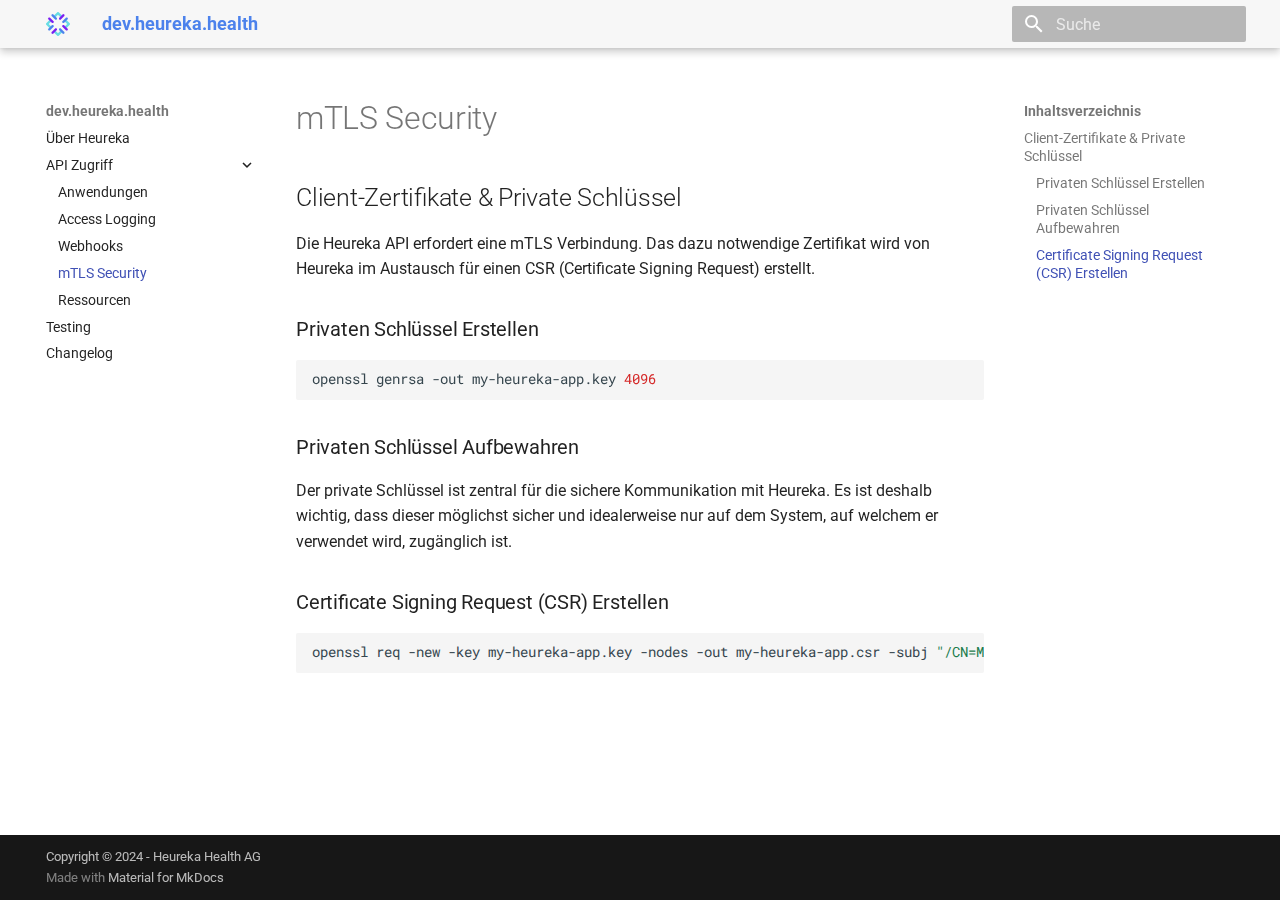
<file: mtls_security/index.html>
<!doctype html>
<html lang="de" class="no-js">
  <head>
    
      <meta charset="utf-8">
      <meta name="viewport" content="width=device-width,initial-scale=1">
      
      
      
        <link rel="canonical" href="https://dev.heureka.health/mtls_security/">
      
      
        <link rel="prev" href="../webhooks/">
      
      
        <link rel="next" href="../resources/">
      
      
      <link rel="icon" href="../assets/favicon.png">
      <meta name="generator" content="mkdocs-1.6.1, mkdocs-material-9.5.47">
    
    
      
        <title>mTLS Security - dev.heureka.health</title>
      
    
    
      <link rel="stylesheet" href="../assets/stylesheets/main.6f8fc17f.min.css">
      
        
        <link rel="stylesheet" href="../assets/stylesheets/palette.06af60db.min.css">
      
      


    
    
      
    
    
      
        
        
        <link rel="preconnect" href="https://fonts.gstatic.com" crossorigin>
        <link rel="stylesheet" href="https://fonts.googleapis.com/css?family=Roboto:300,300i,400,400i,700,700i%7CRoboto+Mono:400,400i,700,700i&display=fallback">
        <style>:root{--md-text-font:"Roboto";--md-code-font:"Roboto Mono"}</style>
      
    
    
      <link rel="stylesheet" href="../stylesheets/extra.css">
    
    <script>__md_scope=new URL("..",location),__md_hash=e=>[...e].reduce(((e,_)=>(e<<5)-e+_.charCodeAt(0)),0),__md_get=(e,_=localStorage,t=__md_scope)=>JSON.parse(_.getItem(t.pathname+"."+e)),__md_set=(e,_,t=localStorage,a=__md_scope)=>{try{t.setItem(a.pathname+"."+e,JSON.stringify(_))}catch(e){}}</script>
    
      

    
    
    
  </head>
  
  
    
    
    
    
    
    <body dir="ltr" data-md-color-scheme="default" data-md-color-primary="custom" data-md-color-accent="indigo">
  
    
    <input class="md-toggle" data-md-toggle="drawer" type="checkbox" id="__drawer" autocomplete="off">
    <input class="md-toggle" data-md-toggle="search" type="checkbox" id="__search" autocomplete="off">
    <label class="md-overlay" for="__drawer"></label>
    <div data-md-component="skip">
      
        
        <a href="#client-zertifikate-private-schlussel" class="md-skip">
          Zum Inhalt
        </a>
      
    </div>
    <div data-md-component="announce">
      
    </div>
    
    
      

  

<header class="md-header md-header--shadow" data-md-component="header">
  <nav class="md-header__inner md-grid" aria-label="Kopfzeile">
    <a href=".." title="dev.heureka.health" class="md-header__button md-logo" aria-label="dev.heureka.health" data-md-component="logo">
      
  <img src="../assets/logo.png" alt="logo">

    </a>
    <label class="md-header__button md-icon" for="__drawer">
      
      <svg xmlns="http://www.w3.org/2000/svg" viewBox="0 0 24 24"><path d="M3 6h18v2H3zm0 5h18v2H3zm0 5h18v2H3z"/></svg>
    </label>
    <div class="md-header__title" data-md-component="header-title">
      <div class="md-header__ellipsis">
        <div class="md-header__topic">
          <span class="md-ellipsis">
            dev.heureka.health
          </span>
        </div>
        <div class="md-header__topic" data-md-component="header-topic">
          <span class="md-ellipsis">
            
              mTLS Security
            
          </span>
        </div>
      </div>
    </div>
    
      
    
    
    
    
      <label class="md-header__button md-icon" for="__search">
        
        <svg xmlns="http://www.w3.org/2000/svg" viewBox="0 0 24 24"><path d="M9.5 3A6.5 6.5 0 0 1 16 9.5c0 1.61-.59 3.09-1.56 4.23l.27.27h.79l5 5-1.5 1.5-5-5v-.79l-.27-.27A6.52 6.52 0 0 1 9.5 16 6.5 6.5 0 0 1 3 9.5 6.5 6.5 0 0 1 9.5 3m0 2C7 5 5 7 5 9.5S7 14 9.5 14 14 12 14 9.5 12 5 9.5 5"/></svg>
      </label>
      <div class="md-search" data-md-component="search" role="dialog">
  <label class="md-search__overlay" for="__search"></label>
  <div class="md-search__inner" role="search">
    <form class="md-search__form" name="search">
      <input type="text" class="md-search__input" name="query" aria-label="Suche" placeholder="Suche" autocapitalize="off" autocorrect="off" autocomplete="off" spellcheck="false" data-md-component="search-query" required>
      <label class="md-search__icon md-icon" for="__search">
        
        <svg xmlns="http://www.w3.org/2000/svg" viewBox="0 0 24 24"><path d="M9.5 3A6.5 6.5 0 0 1 16 9.5c0 1.61-.59 3.09-1.56 4.23l.27.27h.79l5 5-1.5 1.5-5-5v-.79l-.27-.27A6.52 6.52 0 0 1 9.5 16 6.5 6.5 0 0 1 3 9.5 6.5 6.5 0 0 1 9.5 3m0 2C7 5 5 7 5 9.5S7 14 9.5 14 14 12 14 9.5 12 5 9.5 5"/></svg>
        
        <svg xmlns="http://www.w3.org/2000/svg" viewBox="0 0 24 24"><path d="M20 11v2H8l5.5 5.5-1.42 1.42L4.16 12l7.92-7.92L13.5 5.5 8 11z"/></svg>
      </label>
      <nav class="md-search__options" aria-label="Suche">
        
        <button type="reset" class="md-search__icon md-icon" title="Zurücksetzen" aria-label="Zurücksetzen" tabindex="-1">
          
          <svg xmlns="http://www.w3.org/2000/svg" viewBox="0 0 24 24"><path d="M19 6.41 17.59 5 12 10.59 6.41 5 5 6.41 10.59 12 5 17.59 6.41 19 12 13.41 17.59 19 19 17.59 13.41 12z"/></svg>
        </button>
      </nav>
      
    </form>
    <div class="md-search__output">
      <div class="md-search__scrollwrap" tabindex="0" data-md-scrollfix>
        <div class="md-search-result" data-md-component="search-result">
          <div class="md-search-result__meta">
            Suche wird initialisiert
          </div>
          <ol class="md-search-result__list" role="presentation"></ol>
        </div>
      </div>
    </div>
  </div>
</div>
    
    
  </nav>
  
</header>
    
    <div class="md-container" data-md-component="container">
      
      
        
          
        
      
      <main class="md-main" data-md-component="main">
        <div class="md-main__inner md-grid">
          
            
              
              <div class="md-sidebar md-sidebar--primary" data-md-component="sidebar" data-md-type="navigation" >
                <div class="md-sidebar__scrollwrap">
                  <div class="md-sidebar__inner">
                    



<nav class="md-nav md-nav--primary" aria-label="Navigation" data-md-level="0">
  <label class="md-nav__title" for="__drawer">
    <a href=".." title="dev.heureka.health" class="md-nav__button md-logo" aria-label="dev.heureka.health" data-md-component="logo">
      
  <img src="../assets/logo.png" alt="logo">

    </a>
    dev.heureka.health
  </label>
  
  <ul class="md-nav__list" data-md-scrollfix>
    
      
      
  
  
  
  
    <li class="md-nav__item">
      <a href=".." class="md-nav__link">
        
  
  <span class="md-ellipsis">
    Über Heureka
  </span>
  

      </a>
    </li>
  

    
      
      
  
  
    
  
  
  
    
    
    
    
    <li class="md-nav__item md-nav__item--active md-nav__item--nested">
      
        
        
        <input class="md-nav__toggle md-toggle " type="checkbox" id="__nav_2" checked>
        
          
          <label class="md-nav__link" for="__nav_2" id="__nav_2_label" tabindex="0">
            
  
  <span class="md-ellipsis">
    API Zugriff
  </span>
  

            <span class="md-nav__icon md-icon"></span>
          </label>
        
        <nav class="md-nav" data-md-level="1" aria-labelledby="__nav_2_label" aria-expanded="true">
          <label class="md-nav__title" for="__nav_2">
            <span class="md-nav__icon md-icon"></span>
            API Zugriff
          </label>
          <ul class="md-nav__list" data-md-scrollfix>
            
              
                
  
  
  
  
    <li class="md-nav__item">
      <a href="../app_access/" class="md-nav__link">
        
  
  <span class="md-ellipsis">
    Anwendungen
  </span>
  

      </a>
    </li>
  

              
            
              
                
  
  
  
  
    <li class="md-nav__item">
      <a href="../access_logging/" class="md-nav__link">
        
  
  <span class="md-ellipsis">
    Access Logging
  </span>
  

      </a>
    </li>
  

              
            
              
                
  
  
  
  
    <li class="md-nav__item">
      <a href="../webhooks/" class="md-nav__link">
        
  
  <span class="md-ellipsis">
    Webhooks
  </span>
  

      </a>
    </li>
  

              
            
              
                
  
  
    
  
  
  
    <li class="md-nav__item md-nav__item--active">
      
      <input class="md-nav__toggle md-toggle" type="checkbox" id="__toc">
      
      
      
        <label class="md-nav__link md-nav__link--active" for="__toc">
          
  
  <span class="md-ellipsis">
    mTLS Security
  </span>
  

          <span class="md-nav__icon md-icon"></span>
        </label>
      
      <a href="./" class="md-nav__link md-nav__link--active">
        
  
  <span class="md-ellipsis">
    mTLS Security
  </span>
  

      </a>
      
        

<nav class="md-nav md-nav--secondary" aria-label="Inhaltsverzeichnis">
  
  
  
  
    <label class="md-nav__title" for="__toc">
      <span class="md-nav__icon md-icon"></span>
      Inhaltsverzeichnis
    </label>
    <ul class="md-nav__list" data-md-component="toc" data-md-scrollfix>
      
        <li class="md-nav__item">
  <a href="#client-zertifikate-private-schlussel" class="md-nav__link">
    <span class="md-ellipsis">
      Client-Zertifikate &amp; Private Schlüssel
    </span>
  </a>
  
    <nav class="md-nav" aria-label="Client-Zertifikate & Private Schlüssel">
      <ul class="md-nav__list">
        
          <li class="md-nav__item">
  <a href="#privaten-schlussel-erstellen" class="md-nav__link">
    <span class="md-ellipsis">
      Privaten Schlüssel Erstellen
    </span>
  </a>
  
</li>
        
          <li class="md-nav__item">
  <a href="#privaten-schlussel-aufbewahren" class="md-nav__link">
    <span class="md-ellipsis">
      Privaten Schlüssel Aufbewahren
    </span>
  </a>
  
</li>
        
          <li class="md-nav__item">
  <a href="#certificate-signing-request-csr-erstellen" class="md-nav__link">
    <span class="md-ellipsis">
      Certificate Signing Request (CSR) Erstellen
    </span>
  </a>
  
</li>
        
      </ul>
    </nav>
  
</li>
      
    </ul>
  
</nav>
      
    </li>
  

              
            
              
                
  
  
  
  
    <li class="md-nav__item">
      <a href="../resources/" class="md-nav__link">
        
  
  <span class="md-ellipsis">
    Ressourcen
  </span>
  

      </a>
    </li>
  

              
            
          </ul>
        </nav>
      
    </li>
  

    
      
      
  
  
  
  
    <li class="md-nav__item">
      <a href="../testing/" class="md-nav__link">
        
  
  <span class="md-ellipsis">
    Testing
  </span>
  

      </a>
    </li>
  

    
      
      
  
  
  
  
    <li class="md-nav__item">
      <a href="../changelog/" class="md-nav__link">
        
  
  <span class="md-ellipsis">
    Changelog
  </span>
  

      </a>
    </li>
  

    
  </ul>
</nav>
                  </div>
                </div>
              </div>
            
            
              
              <div class="md-sidebar md-sidebar--secondary" data-md-component="sidebar" data-md-type="toc" >
                <div class="md-sidebar__scrollwrap">
                  <div class="md-sidebar__inner">
                    

<nav class="md-nav md-nav--secondary" aria-label="Inhaltsverzeichnis">
  
  
  
  
    <label class="md-nav__title" for="__toc">
      <span class="md-nav__icon md-icon"></span>
      Inhaltsverzeichnis
    </label>
    <ul class="md-nav__list" data-md-component="toc" data-md-scrollfix>
      
        <li class="md-nav__item">
  <a href="#client-zertifikate-private-schlussel" class="md-nav__link">
    <span class="md-ellipsis">
      Client-Zertifikate &amp; Private Schlüssel
    </span>
  </a>
  
    <nav class="md-nav" aria-label="Client-Zertifikate & Private Schlüssel">
      <ul class="md-nav__list">
        
          <li class="md-nav__item">
  <a href="#privaten-schlussel-erstellen" class="md-nav__link">
    <span class="md-ellipsis">
      Privaten Schlüssel Erstellen
    </span>
  </a>
  
</li>
        
          <li class="md-nav__item">
  <a href="#privaten-schlussel-aufbewahren" class="md-nav__link">
    <span class="md-ellipsis">
      Privaten Schlüssel Aufbewahren
    </span>
  </a>
  
</li>
        
          <li class="md-nav__item">
  <a href="#certificate-signing-request-csr-erstellen" class="md-nav__link">
    <span class="md-ellipsis">
      Certificate Signing Request (CSR) Erstellen
    </span>
  </a>
  
</li>
        
      </ul>
    </nav>
  
</li>
      
    </ul>
  
</nav>
                  </div>
                </div>
              </div>
            
          
          
            <div class="md-content" data-md-component="content">
              <article class="md-content__inner md-typeset">
                
                  


  <h1>mTLS Security</h1>

<h2 id="client-zertifikate-private-schlussel">Client-Zertifikate &amp; Private Schlüssel</h2>
<p>Die Heureka API erfordert eine mTLS Verbindung. Das dazu notwendige Zertifikat wird von Heureka im Austausch für einen CSR (Certificate Signing Request) erstellt.</p>
<h3 id="privaten-schlussel-erstellen">Privaten Schlüssel Erstellen</h3>
<div class="highlight"><pre><span></span><code>openssl<span class="w"> </span>genrsa<span class="w"> </span>-out<span class="w"> </span>my-heureka-app.key<span class="w"> </span><span class="m">4096</span>
</code></pre></div>
<h3 id="privaten-schlussel-aufbewahren">Privaten Schlüssel Aufbewahren</h3>
<p>Der private Schlüssel ist zentral für die sichere Kommunikation mit Heureka. Es ist deshalb wichtig, dass dieser möglichst sicher und idealerweise nur auf dem System, auf welchem er verwendet wird, zugänglich ist.</p>
<h3 id="certificate-signing-request-csr-erstellen">Certificate Signing Request (CSR) Erstellen</h3>
<div class="highlight"><pre><span></span><code>openssl<span class="w"> </span>req<span class="w"> </span>-new<span class="w"> </span>-key<span class="w"> </span>my-heureka-app.key<span class="w"> </span>-nodes<span class="w"> </span>-out<span class="w"> </span>my-heureka-app.csr<span class="w"> </span>-subj<span class="w"> </span><span class="s2">&quot;/CN=My Heureka App&quot;</span>
</code></pre></div>












                
              </article>
            </div>
          
          
<script>var target=document.getElementById(location.hash.slice(1));target&&target.name&&(target.checked=target.name.startsWith("__tabbed_"))</script>
        </div>
        
      </main>
      
        <footer class="md-footer">
  
  <div class="md-footer-meta md-typeset">
    <div class="md-footer-meta__inner md-grid">
      <div class="md-copyright">
  
    <div class="md-copyright__highlight">
      Copyright &copy; 2024 - Heureka Health AG
    </div>
  
  
    Made with
    <a href="https://squidfunk.github.io/mkdocs-material/" target="_blank" rel="noopener">
      Material for MkDocs
    </a>
  
</div>
      
    </div>
  </div>
</footer>
      
    </div>
    <div class="md-dialog" data-md-component="dialog">
      <div class="md-dialog__inner md-typeset"></div>
    </div>
    
    
    <script id="__config" type="application/json">{"base": "..", "features": ["navigation.expand"], "search": "../assets/javascripts/workers/search.6ce7567c.min.js", "translations": {"clipboard.copied": "In Zwischenablage kopiert", "clipboard.copy": "In Zwischenablage kopieren", "search.result.more.one": "1 weiteres Suchergebnis auf dieser Seite", "search.result.more.other": "# weitere Suchergebnisse auf dieser Seite", "search.result.none": "Keine Suchergebnisse", "search.result.one": "1 Suchergebnis", "search.result.other": "# Suchergebnisse", "search.result.placeholder": "Suchbegriff eingeben", "search.result.term.missing": "Es fehlt", "select.version": "Version ausw\u00e4hlen"}}</script>
    
    
      <script src="../assets/javascripts/bundle.83f73b43.min.js"></script>
      
    
  </body>
</html>
</file>
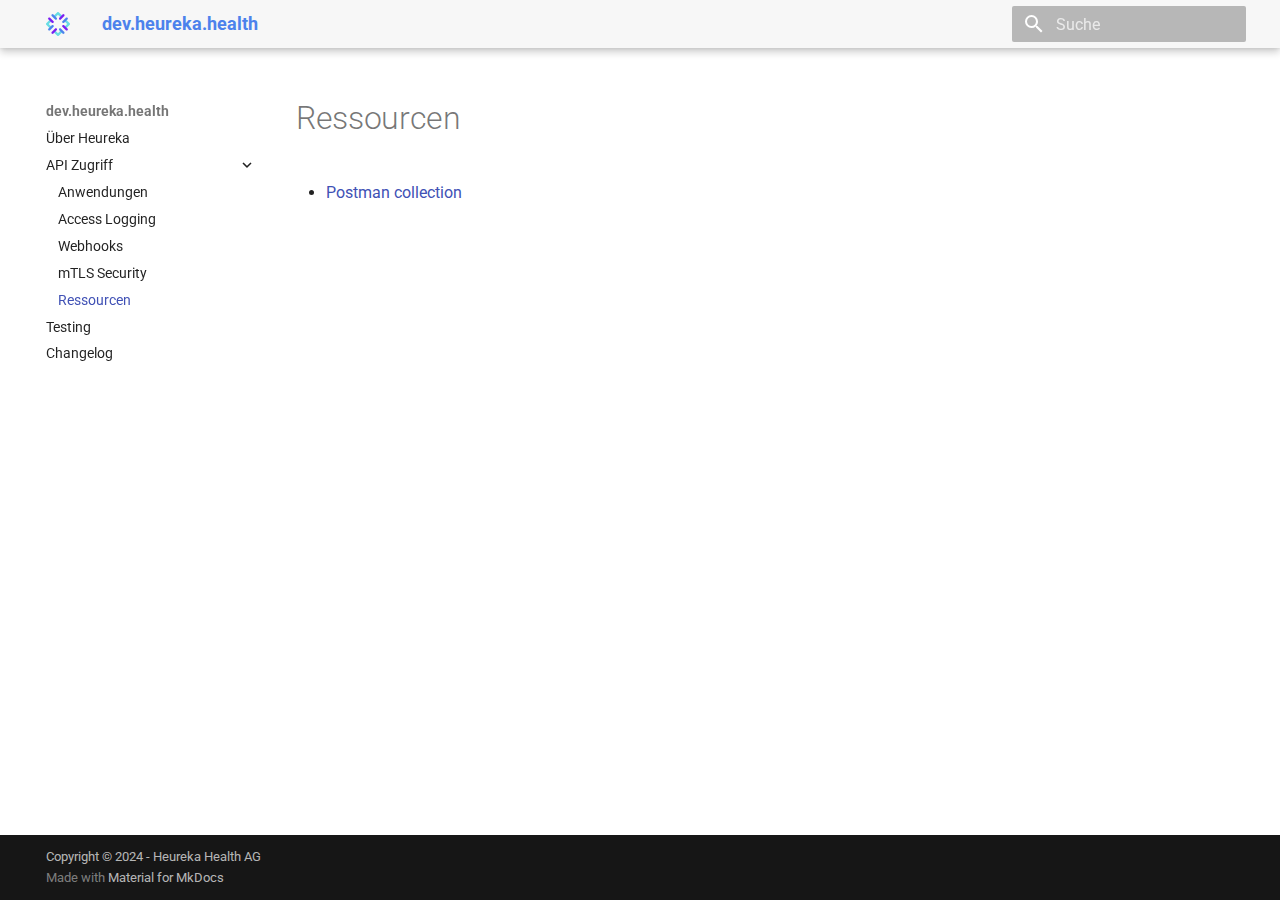
<file: resources/index.html>
<!doctype html>
<html lang="de" class="no-js">
  <head>
    
      <meta charset="utf-8">
      <meta name="viewport" content="width=device-width,initial-scale=1">
      
      
      
        <link rel="canonical" href="https://dev.heureka.health/resources/">
      
      
        <link rel="prev" href="../mtls_security/">
      
      
        <link rel="next" href="../testing/">
      
      
      <link rel="icon" href="../assets/favicon.png">
      <meta name="generator" content="mkdocs-1.6.1, mkdocs-material-9.5.48">
    
    
      
        <title>Ressourcen - dev.heureka.health</title>
      
    
    
      <link rel="stylesheet" href="../assets/stylesheets/main.6f8fc17f.min.css">
      
        
        <link rel="stylesheet" href="../assets/stylesheets/palette.06af60db.min.css">
      
      


    
    
      
    
    
      
        
        
        <link rel="preconnect" href="https://fonts.gstatic.com" crossorigin>
        <link rel="stylesheet" href="https://fonts.googleapis.com/css?family=Roboto:300,300i,400,400i,700,700i%7CRoboto+Mono:400,400i,700,700i&display=fallback">
        <style>:root{--md-text-font:"Roboto";--md-code-font:"Roboto Mono"}</style>
      
    
    
      <link rel="stylesheet" href="../stylesheets/extra.css">
    
    <script>__md_scope=new URL("..",location),__md_hash=e=>[...e].reduce(((e,_)=>(e<<5)-e+_.charCodeAt(0)),0),__md_get=(e,_=localStorage,t=__md_scope)=>JSON.parse(_.getItem(t.pathname+"."+e)),__md_set=(e,_,t=localStorage,a=__md_scope)=>{try{t.setItem(a.pathname+"."+e,JSON.stringify(_))}catch(e){}}</script>
    
      

    
    
    
  </head>
  
  
    
    
    
    
    
    <body dir="ltr" data-md-color-scheme="default" data-md-color-primary="custom" data-md-color-accent="indigo">
  
    
    <input class="md-toggle" data-md-toggle="drawer" type="checkbox" id="__drawer" autocomplete="off">
    <input class="md-toggle" data-md-toggle="search" type="checkbox" id="__search" autocomplete="off">
    <label class="md-overlay" for="__drawer"></label>
    <div data-md-component="skip">
      
    </div>
    <div data-md-component="announce">
      
    </div>
    
    
      

  

<header class="md-header md-header--shadow" data-md-component="header">
  <nav class="md-header__inner md-grid" aria-label="Kopfzeile">
    <a href=".." title="dev.heureka.health" class="md-header__button md-logo" aria-label="dev.heureka.health" data-md-component="logo">
      
  <img src="../assets/logo.png" alt="logo">

    </a>
    <label class="md-header__button md-icon" for="__drawer">
      
      <svg xmlns="http://www.w3.org/2000/svg" viewBox="0 0 24 24"><path d="M3 6h18v2H3zm0 5h18v2H3zm0 5h18v2H3z"/></svg>
    </label>
    <div class="md-header__title" data-md-component="header-title">
      <div class="md-header__ellipsis">
        <div class="md-header__topic">
          <span class="md-ellipsis">
            dev.heureka.health
          </span>
        </div>
        <div class="md-header__topic" data-md-component="header-topic">
          <span class="md-ellipsis">
            
              Ressourcen
            
          </span>
        </div>
      </div>
    </div>
    
      
    
    
    
    
      <label class="md-header__button md-icon" for="__search">
        
        <svg xmlns="http://www.w3.org/2000/svg" viewBox="0 0 24 24"><path d="M9.5 3A6.5 6.5 0 0 1 16 9.5c0 1.61-.59 3.09-1.56 4.23l.27.27h.79l5 5-1.5 1.5-5-5v-.79l-.27-.27A6.52 6.52 0 0 1 9.5 16 6.5 6.5 0 0 1 3 9.5 6.5 6.5 0 0 1 9.5 3m0 2C7 5 5 7 5 9.5S7 14 9.5 14 14 12 14 9.5 12 5 9.5 5"/></svg>
      </label>
      <div class="md-search" data-md-component="search" role="dialog">
  <label class="md-search__overlay" for="__search"></label>
  <div class="md-search__inner" role="search">
    <form class="md-search__form" name="search">
      <input type="text" class="md-search__input" name="query" aria-label="Suche" placeholder="Suche" autocapitalize="off" autocorrect="off" autocomplete="off" spellcheck="false" data-md-component="search-query" required>
      <label class="md-search__icon md-icon" for="__search">
        
        <svg xmlns="http://www.w3.org/2000/svg" viewBox="0 0 24 24"><path d="M9.5 3A6.5 6.5 0 0 1 16 9.5c0 1.61-.59 3.09-1.56 4.23l.27.27h.79l5 5-1.5 1.5-5-5v-.79l-.27-.27A6.52 6.52 0 0 1 9.5 16 6.5 6.5 0 0 1 3 9.5 6.5 6.5 0 0 1 9.5 3m0 2C7 5 5 7 5 9.5S7 14 9.5 14 14 12 14 9.5 12 5 9.5 5"/></svg>
        
        <svg xmlns="http://www.w3.org/2000/svg" viewBox="0 0 24 24"><path d="M20 11v2H8l5.5 5.5-1.42 1.42L4.16 12l7.92-7.92L13.5 5.5 8 11z"/></svg>
      </label>
      <nav class="md-search__options" aria-label="Suche">
        
        <button type="reset" class="md-search__icon md-icon" title="Zurücksetzen" aria-label="Zurücksetzen" tabindex="-1">
          
          <svg xmlns="http://www.w3.org/2000/svg" viewBox="0 0 24 24"><path d="M19 6.41 17.59 5 12 10.59 6.41 5 5 6.41 10.59 12 5 17.59 6.41 19 12 13.41 17.59 19 19 17.59 13.41 12z"/></svg>
        </button>
      </nav>
      
    </form>
    <div class="md-search__output">
      <div class="md-search__scrollwrap" tabindex="0" data-md-scrollfix>
        <div class="md-search-result" data-md-component="search-result">
          <div class="md-search-result__meta">
            Suche wird initialisiert
          </div>
          <ol class="md-search-result__list" role="presentation"></ol>
        </div>
      </div>
    </div>
  </div>
</div>
    
    
  </nav>
  
</header>
    
    <div class="md-container" data-md-component="container">
      
      
        
          
        
      
      <main class="md-main" data-md-component="main">
        <div class="md-main__inner md-grid">
          
            
              
              <div class="md-sidebar md-sidebar--primary" data-md-component="sidebar" data-md-type="navigation" >
                <div class="md-sidebar__scrollwrap">
                  <div class="md-sidebar__inner">
                    



<nav class="md-nav md-nav--primary" aria-label="Navigation" data-md-level="0">
  <label class="md-nav__title" for="__drawer">
    <a href=".." title="dev.heureka.health" class="md-nav__button md-logo" aria-label="dev.heureka.health" data-md-component="logo">
      
  <img src="../assets/logo.png" alt="logo">

    </a>
    dev.heureka.health
  </label>
  
  <ul class="md-nav__list" data-md-scrollfix>
    
      
      
  
  
  
  
    <li class="md-nav__item">
      <a href=".." class="md-nav__link">
        
  
  <span class="md-ellipsis">
    Über Heureka
  </span>
  

      </a>
    </li>
  

    
      
      
  
  
    
  
  
  
    
    
    
    
    <li class="md-nav__item md-nav__item--active md-nav__item--nested">
      
        
        
        <input class="md-nav__toggle md-toggle " type="checkbox" id="__nav_2" checked>
        
          
          <label class="md-nav__link" for="__nav_2" id="__nav_2_label" tabindex="0">
            
  
  <span class="md-ellipsis">
    API Zugriff
  </span>
  

            <span class="md-nav__icon md-icon"></span>
          </label>
        
        <nav class="md-nav" data-md-level="1" aria-labelledby="__nav_2_label" aria-expanded="true">
          <label class="md-nav__title" for="__nav_2">
            <span class="md-nav__icon md-icon"></span>
            API Zugriff
          </label>
          <ul class="md-nav__list" data-md-scrollfix>
            
              
                
  
  
  
  
    <li class="md-nav__item">
      <a href="../app_access/" class="md-nav__link">
        
  
  <span class="md-ellipsis">
    Anwendungen
  </span>
  

      </a>
    </li>
  

              
            
              
                
  
  
  
  
    <li class="md-nav__item">
      <a href="../access_logging/" class="md-nav__link">
        
  
  <span class="md-ellipsis">
    Access Logging
  </span>
  

      </a>
    </li>
  

              
            
              
                
  
  
  
  
    <li class="md-nav__item">
      <a href="../webhooks/" class="md-nav__link">
        
  
  <span class="md-ellipsis">
    Webhooks
  </span>
  

      </a>
    </li>
  

              
            
              
                
  
  
  
  
    <li class="md-nav__item">
      <a href="../mtls_security/" class="md-nav__link">
        
  
  <span class="md-ellipsis">
    mTLS Security
  </span>
  

      </a>
    </li>
  

              
            
              
                
  
  
    
  
  
  
    <li class="md-nav__item md-nav__item--active">
      
      <input class="md-nav__toggle md-toggle" type="checkbox" id="__toc">
      
      
      
      <a href="./" class="md-nav__link md-nav__link--active">
        
  
  <span class="md-ellipsis">
    Ressourcen
  </span>
  

      </a>
      
    </li>
  

              
            
          </ul>
        </nav>
      
    </li>
  

    
      
      
  
  
  
  
    <li class="md-nav__item">
      <a href="../testing/" class="md-nav__link">
        
  
  <span class="md-ellipsis">
    Testing
  </span>
  

      </a>
    </li>
  

    
      
      
  
  
  
  
    <li class="md-nav__item">
      <a href="../changelog/" class="md-nav__link">
        
  
  <span class="md-ellipsis">
    Changelog
  </span>
  

      </a>
    </li>
  

    
  </ul>
</nav>
                  </div>
                </div>
              </div>
            
            
              
              <div class="md-sidebar md-sidebar--secondary" data-md-component="sidebar" data-md-type="toc" >
                <div class="md-sidebar__scrollwrap">
                  <div class="md-sidebar__inner">
                    

<nav class="md-nav md-nav--secondary" aria-label="Inhaltsverzeichnis">
  
  
  
  
</nav>
                  </div>
                </div>
              </div>
            
          
          
            <div class="md-content" data-md-component="content">
              <article class="md-content__inner md-typeset">
                
                  


  <h1>Ressourcen</h1>

<ul>
<li><a href="heureka_app.postman_collection.json">Postman collection</a></li>
</ul>












                
              </article>
            </div>
          
          
<script>var target=document.getElementById(location.hash.slice(1));target&&target.name&&(target.checked=target.name.startsWith("__tabbed_"))</script>
        </div>
        
      </main>
      
        <footer class="md-footer">
  
  <div class="md-footer-meta md-typeset">
    <div class="md-footer-meta__inner md-grid">
      <div class="md-copyright">
  
    <div class="md-copyright__highlight">
      Copyright &copy; 2024 - Heureka Health AG
    </div>
  
  
    Made with
    <a href="https://squidfunk.github.io/mkdocs-material/" target="_blank" rel="noopener">
      Material for MkDocs
    </a>
  
</div>
      
    </div>
  </div>
</footer>
      
    </div>
    <div class="md-dialog" data-md-component="dialog">
      <div class="md-dialog__inner md-typeset"></div>
    </div>
    
    
    <script id="__config" type="application/json">{"base": "..", "features": ["navigation.expand"], "search": "../assets/javascripts/workers/search.6ce7567c.min.js", "translations": {"clipboard.copied": "In Zwischenablage kopiert", "clipboard.copy": "In Zwischenablage kopieren", "search.result.more.one": "1 weiteres Suchergebnis auf dieser Seite", "search.result.more.other": "# weitere Suchergebnisse auf dieser Seite", "search.result.none": "Keine Suchergebnisse", "search.result.one": "1 Suchergebnis", "search.result.other": "# Suchergebnisse", "search.result.placeholder": "Suchbegriff eingeben", "search.result.term.missing": "Es fehlt", "select.version": "Version ausw\u00e4hlen"}}</script>
    
    
      <script src="../assets/javascripts/bundle.83f73b43.min.js"></script>
      
    
  </body>
</html>
</file>
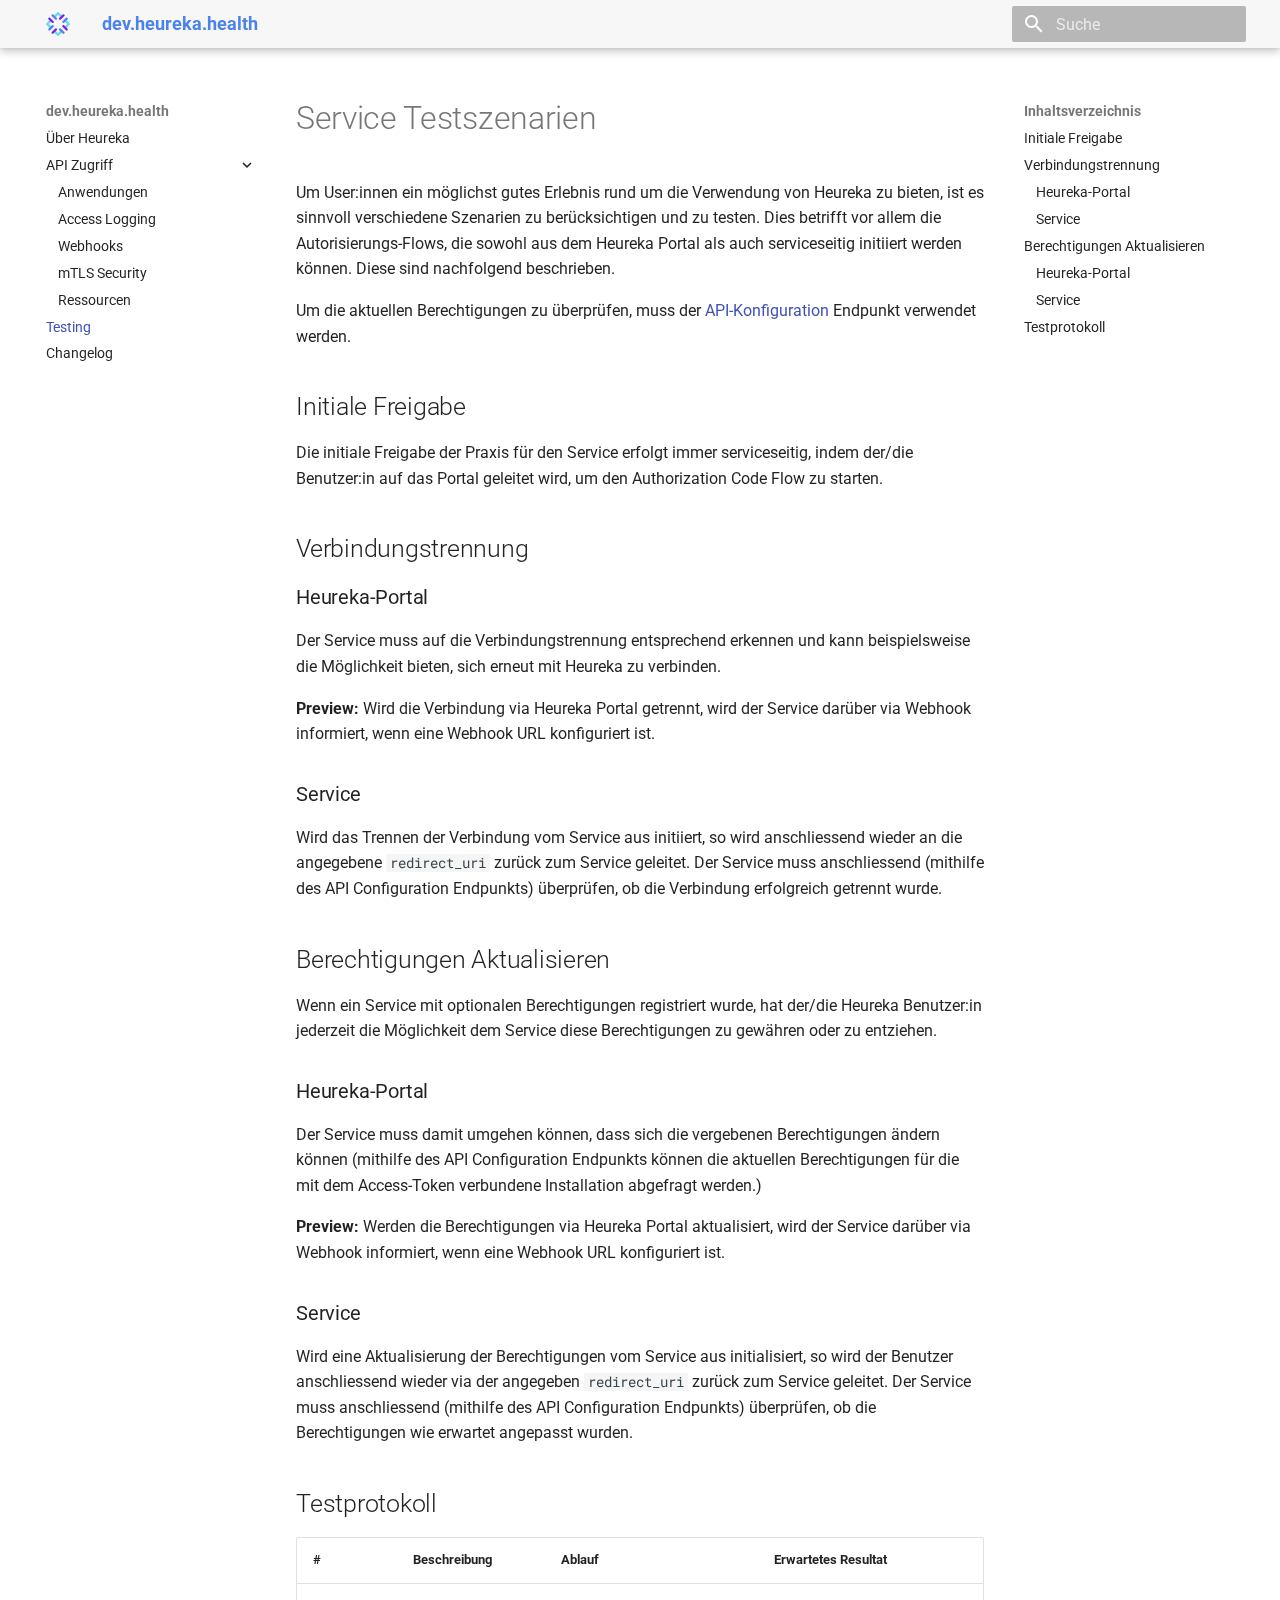
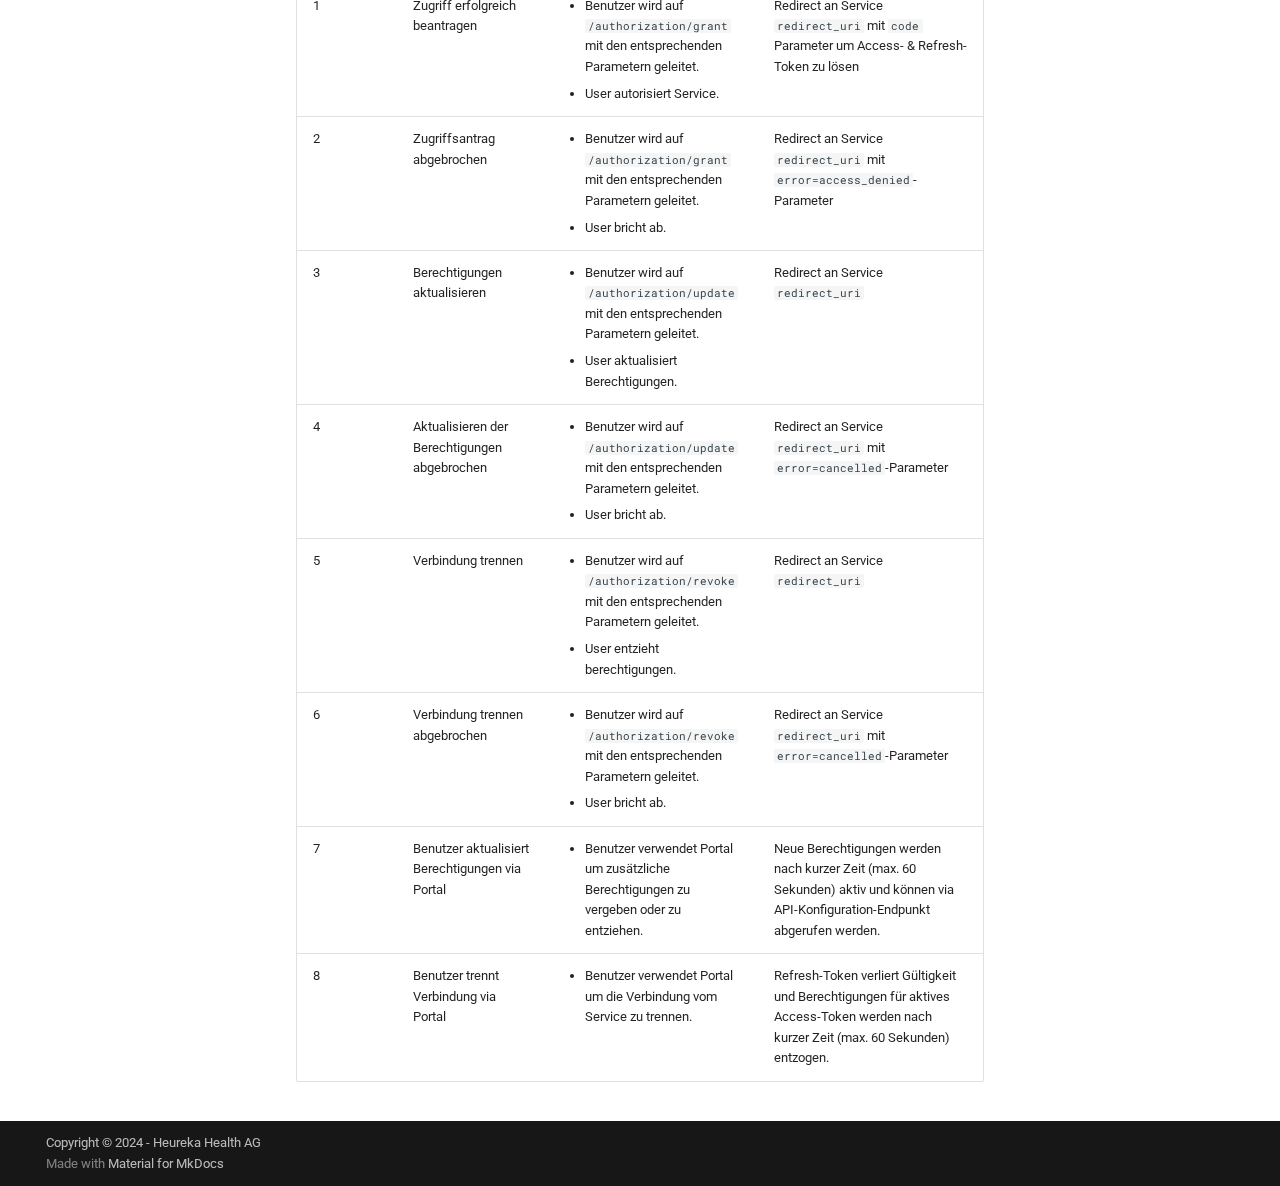
<file: testing/index.html>
<!doctype html>
<html lang="de" class="no-js">
  <head>
    
      <meta charset="utf-8">
      <meta name="viewport" content="width=device-width,initial-scale=1">
      
      
      
        <link rel="canonical" href="https://dev.heureka.health/testing/">
      
      
        <link rel="prev" href="../resources/">
      
      
        <link rel="next" href="../changelog/">
      
      
      <link rel="icon" href="../assets/favicon.png">
      <meta name="generator" content="mkdocs-1.6.1, mkdocs-material-9.5.48">
    
    
      
        <title>Testing - dev.heureka.health</title>
      
    
    
      <link rel="stylesheet" href="../assets/stylesheets/main.6f8fc17f.min.css">
      
        
        <link rel="stylesheet" href="../assets/stylesheets/palette.06af60db.min.css">
      
      


    
    
      
    
    
      
        
        
        <link rel="preconnect" href="https://fonts.gstatic.com" crossorigin>
        <link rel="stylesheet" href="https://fonts.googleapis.com/css?family=Roboto:300,300i,400,400i,700,700i%7CRoboto+Mono:400,400i,700,700i&display=fallback">
        <style>:root{--md-text-font:"Roboto";--md-code-font:"Roboto Mono"}</style>
      
    
    
      <link rel="stylesheet" href="../stylesheets/extra.css">
    
    <script>__md_scope=new URL("..",location),__md_hash=e=>[...e].reduce(((e,_)=>(e<<5)-e+_.charCodeAt(0)),0),__md_get=(e,_=localStorage,t=__md_scope)=>JSON.parse(_.getItem(t.pathname+"."+e)),__md_set=(e,_,t=localStorage,a=__md_scope)=>{try{t.setItem(a.pathname+"."+e,JSON.stringify(_))}catch(e){}}</script>
    
      

    
    
    
  </head>
  
  
    
    
    
    
    
    <body dir="ltr" data-md-color-scheme="default" data-md-color-primary="custom" data-md-color-accent="indigo">
  
    
    <input class="md-toggle" data-md-toggle="drawer" type="checkbox" id="__drawer" autocomplete="off">
    <input class="md-toggle" data-md-toggle="search" type="checkbox" id="__search" autocomplete="off">
    <label class="md-overlay" for="__drawer"></label>
    <div data-md-component="skip">
      
        
        <a href="#service-testszenarien" class="md-skip">
          Zum Inhalt
        </a>
      
    </div>
    <div data-md-component="announce">
      
    </div>
    
    
      

  

<header class="md-header md-header--shadow" data-md-component="header">
  <nav class="md-header__inner md-grid" aria-label="Kopfzeile">
    <a href=".." title="dev.heureka.health" class="md-header__button md-logo" aria-label="dev.heureka.health" data-md-component="logo">
      
  <img src="../assets/logo.png" alt="logo">

    </a>
    <label class="md-header__button md-icon" for="__drawer">
      
      <svg xmlns="http://www.w3.org/2000/svg" viewBox="0 0 24 24"><path d="M3 6h18v2H3zm0 5h18v2H3zm0 5h18v2H3z"/></svg>
    </label>
    <div class="md-header__title" data-md-component="header-title">
      <div class="md-header__ellipsis">
        <div class="md-header__topic">
          <span class="md-ellipsis">
            dev.heureka.health
          </span>
        </div>
        <div class="md-header__topic" data-md-component="header-topic">
          <span class="md-ellipsis">
            
              Testing
            
          </span>
        </div>
      </div>
    </div>
    
      
    
    
    
    
      <label class="md-header__button md-icon" for="__search">
        
        <svg xmlns="http://www.w3.org/2000/svg" viewBox="0 0 24 24"><path d="M9.5 3A6.5 6.5 0 0 1 16 9.5c0 1.61-.59 3.09-1.56 4.23l.27.27h.79l5 5-1.5 1.5-5-5v-.79l-.27-.27A6.52 6.52 0 0 1 9.5 16 6.5 6.5 0 0 1 3 9.5 6.5 6.5 0 0 1 9.5 3m0 2C7 5 5 7 5 9.5S7 14 9.5 14 14 12 14 9.5 12 5 9.5 5"/></svg>
      </label>
      <div class="md-search" data-md-component="search" role="dialog">
  <label class="md-search__overlay" for="__search"></label>
  <div class="md-search__inner" role="search">
    <form class="md-search__form" name="search">
      <input type="text" class="md-search__input" name="query" aria-label="Suche" placeholder="Suche" autocapitalize="off" autocorrect="off" autocomplete="off" spellcheck="false" data-md-component="search-query" required>
      <label class="md-search__icon md-icon" for="__search">
        
        <svg xmlns="http://www.w3.org/2000/svg" viewBox="0 0 24 24"><path d="M9.5 3A6.5 6.5 0 0 1 16 9.5c0 1.61-.59 3.09-1.56 4.23l.27.27h.79l5 5-1.5 1.5-5-5v-.79l-.27-.27A6.52 6.52 0 0 1 9.5 16 6.5 6.5 0 0 1 3 9.5 6.5 6.5 0 0 1 9.5 3m0 2C7 5 5 7 5 9.5S7 14 9.5 14 14 12 14 9.5 12 5 9.5 5"/></svg>
        
        <svg xmlns="http://www.w3.org/2000/svg" viewBox="0 0 24 24"><path d="M20 11v2H8l5.5 5.5-1.42 1.42L4.16 12l7.92-7.92L13.5 5.5 8 11z"/></svg>
      </label>
      <nav class="md-search__options" aria-label="Suche">
        
        <button type="reset" class="md-search__icon md-icon" title="Zurücksetzen" aria-label="Zurücksetzen" tabindex="-1">
          
          <svg xmlns="http://www.w3.org/2000/svg" viewBox="0 0 24 24"><path d="M19 6.41 17.59 5 12 10.59 6.41 5 5 6.41 10.59 12 5 17.59 6.41 19 12 13.41 17.59 19 19 17.59 13.41 12z"/></svg>
        </button>
      </nav>
      
    </form>
    <div class="md-search__output">
      <div class="md-search__scrollwrap" tabindex="0" data-md-scrollfix>
        <div class="md-search-result" data-md-component="search-result">
          <div class="md-search-result__meta">
            Suche wird initialisiert
          </div>
          <ol class="md-search-result__list" role="presentation"></ol>
        </div>
      </div>
    </div>
  </div>
</div>
    
    
  </nav>
  
</header>
    
    <div class="md-container" data-md-component="container">
      
      
        
          
        
      
      <main class="md-main" data-md-component="main">
        <div class="md-main__inner md-grid">
          
            
              
              <div class="md-sidebar md-sidebar--primary" data-md-component="sidebar" data-md-type="navigation" >
                <div class="md-sidebar__scrollwrap">
                  <div class="md-sidebar__inner">
                    



<nav class="md-nav md-nav--primary" aria-label="Navigation" data-md-level="0">
  <label class="md-nav__title" for="__drawer">
    <a href=".." title="dev.heureka.health" class="md-nav__button md-logo" aria-label="dev.heureka.health" data-md-component="logo">
      
  <img src="../assets/logo.png" alt="logo">

    </a>
    dev.heureka.health
  </label>
  
  <ul class="md-nav__list" data-md-scrollfix>
    
      
      
  
  
  
  
    <li class="md-nav__item">
      <a href=".." class="md-nav__link">
        
  
  <span class="md-ellipsis">
    Über Heureka
  </span>
  

      </a>
    </li>
  

    
      
      
  
  
  
  
    
    
    
    
    <li class="md-nav__item md-nav__item--nested">
      
        
        
          
        
        <input class="md-nav__toggle md-toggle md-toggle--indeterminate" type="checkbox" id="__nav_2" >
        
          
          <label class="md-nav__link" for="__nav_2" id="__nav_2_label" tabindex="0">
            
  
  <span class="md-ellipsis">
    API Zugriff
  </span>
  

            <span class="md-nav__icon md-icon"></span>
          </label>
        
        <nav class="md-nav" data-md-level="1" aria-labelledby="__nav_2_label" aria-expanded="false">
          <label class="md-nav__title" for="__nav_2">
            <span class="md-nav__icon md-icon"></span>
            API Zugriff
          </label>
          <ul class="md-nav__list" data-md-scrollfix>
            
              
                
  
  
  
  
    <li class="md-nav__item">
      <a href="../app_access/" class="md-nav__link">
        
  
  <span class="md-ellipsis">
    Anwendungen
  </span>
  

      </a>
    </li>
  

              
            
              
                
  
  
  
  
    <li class="md-nav__item">
      <a href="../access_logging/" class="md-nav__link">
        
  
  <span class="md-ellipsis">
    Access Logging
  </span>
  

      </a>
    </li>
  

              
            
              
                
  
  
  
  
    <li class="md-nav__item">
      <a href="../webhooks/" class="md-nav__link">
        
  
  <span class="md-ellipsis">
    Webhooks
  </span>
  

      </a>
    </li>
  

              
            
              
                
  
  
  
  
    <li class="md-nav__item">
      <a href="../mtls_security/" class="md-nav__link">
        
  
  <span class="md-ellipsis">
    mTLS Security
  </span>
  

      </a>
    </li>
  

              
            
              
                
  
  
  
  
    <li class="md-nav__item">
      <a href="../resources/" class="md-nav__link">
        
  
  <span class="md-ellipsis">
    Ressourcen
  </span>
  

      </a>
    </li>
  

              
            
          </ul>
        </nav>
      
    </li>
  

    
      
      
  
  
    
  
  
  
    <li class="md-nav__item md-nav__item--active">
      
      <input class="md-nav__toggle md-toggle" type="checkbox" id="__toc">
      
      
        
      
      
        <label class="md-nav__link md-nav__link--active" for="__toc">
          
  
  <span class="md-ellipsis">
    Testing
  </span>
  

          <span class="md-nav__icon md-icon"></span>
        </label>
      
      <a href="./" class="md-nav__link md-nav__link--active">
        
  
  <span class="md-ellipsis">
    Testing
  </span>
  

      </a>
      
        

<nav class="md-nav md-nav--secondary" aria-label="Inhaltsverzeichnis">
  
  
  
    
  
  
    <label class="md-nav__title" for="__toc">
      <span class="md-nav__icon md-icon"></span>
      Inhaltsverzeichnis
    </label>
    <ul class="md-nav__list" data-md-component="toc" data-md-scrollfix>
      
        <li class="md-nav__item">
  <a href="#initiale-freigabe" class="md-nav__link">
    <span class="md-ellipsis">
      Initiale Freigabe
    </span>
  </a>
  
</li>
      
        <li class="md-nav__item">
  <a href="#verbindungstrennung" class="md-nav__link">
    <span class="md-ellipsis">
      Verbindungstrennung
    </span>
  </a>
  
    <nav class="md-nav" aria-label="Verbindungstrennung">
      <ul class="md-nav__list">
        
          <li class="md-nav__item">
  <a href="#heureka-portal" class="md-nav__link">
    <span class="md-ellipsis">
      Heureka-Portal
    </span>
  </a>
  
</li>
        
          <li class="md-nav__item">
  <a href="#service" class="md-nav__link">
    <span class="md-ellipsis">
      Service
    </span>
  </a>
  
</li>
        
      </ul>
    </nav>
  
</li>
      
        <li class="md-nav__item">
  <a href="#berechtigungen-aktualisieren" class="md-nav__link">
    <span class="md-ellipsis">
      Berechtigungen Aktualisieren
    </span>
  </a>
  
    <nav class="md-nav" aria-label="Berechtigungen Aktualisieren">
      <ul class="md-nav__list">
        
          <li class="md-nav__item">
  <a href="#heureka-portal_1" class="md-nav__link">
    <span class="md-ellipsis">
      Heureka-Portal
    </span>
  </a>
  
</li>
        
          <li class="md-nav__item">
  <a href="#service_1" class="md-nav__link">
    <span class="md-ellipsis">
      Service
    </span>
  </a>
  
</li>
        
      </ul>
    </nav>
  
</li>
      
        <li class="md-nav__item">
  <a href="#testprotokoll" class="md-nav__link">
    <span class="md-ellipsis">
      Testprotokoll
    </span>
  </a>
  
</li>
      
    </ul>
  
</nav>
      
    </li>
  

    
      
      
  
  
  
  
    <li class="md-nav__item">
      <a href="../changelog/" class="md-nav__link">
        
  
  <span class="md-ellipsis">
    Changelog
  </span>
  

      </a>
    </li>
  

    
  </ul>
</nav>
                  </div>
                </div>
              </div>
            
            
              
              <div class="md-sidebar md-sidebar--secondary" data-md-component="sidebar" data-md-type="toc" >
                <div class="md-sidebar__scrollwrap">
                  <div class="md-sidebar__inner">
                    

<nav class="md-nav md-nav--secondary" aria-label="Inhaltsverzeichnis">
  
  
  
    
  
  
    <label class="md-nav__title" for="__toc">
      <span class="md-nav__icon md-icon"></span>
      Inhaltsverzeichnis
    </label>
    <ul class="md-nav__list" data-md-component="toc" data-md-scrollfix>
      
        <li class="md-nav__item">
  <a href="#initiale-freigabe" class="md-nav__link">
    <span class="md-ellipsis">
      Initiale Freigabe
    </span>
  </a>
  
</li>
      
        <li class="md-nav__item">
  <a href="#verbindungstrennung" class="md-nav__link">
    <span class="md-ellipsis">
      Verbindungstrennung
    </span>
  </a>
  
    <nav class="md-nav" aria-label="Verbindungstrennung">
      <ul class="md-nav__list">
        
          <li class="md-nav__item">
  <a href="#heureka-portal" class="md-nav__link">
    <span class="md-ellipsis">
      Heureka-Portal
    </span>
  </a>
  
</li>
        
          <li class="md-nav__item">
  <a href="#service" class="md-nav__link">
    <span class="md-ellipsis">
      Service
    </span>
  </a>
  
</li>
        
      </ul>
    </nav>
  
</li>
      
        <li class="md-nav__item">
  <a href="#berechtigungen-aktualisieren" class="md-nav__link">
    <span class="md-ellipsis">
      Berechtigungen Aktualisieren
    </span>
  </a>
  
    <nav class="md-nav" aria-label="Berechtigungen Aktualisieren">
      <ul class="md-nav__list">
        
          <li class="md-nav__item">
  <a href="#heureka-portal_1" class="md-nav__link">
    <span class="md-ellipsis">
      Heureka-Portal
    </span>
  </a>
  
</li>
        
          <li class="md-nav__item">
  <a href="#service_1" class="md-nav__link">
    <span class="md-ellipsis">
      Service
    </span>
  </a>
  
</li>
        
      </ul>
    </nav>
  
</li>
      
        <li class="md-nav__item">
  <a href="#testprotokoll" class="md-nav__link">
    <span class="md-ellipsis">
      Testprotokoll
    </span>
  </a>
  
</li>
      
    </ul>
  
</nav>
                  </div>
                </div>
              </div>
            
          
          
            <div class="md-content" data-md-component="content">
              <article class="md-content__inner md-typeset">
                
                  


<h1 id="service-testszenarien">Service Testszenarien</h1>
<p>Um User:innen ein möglichst gutes Erlebnis rund um die Verwendung von Heureka zu bieten, ist es sinnvoll verschiedene Szenarien zu berücksichtigen und zu testen.
Dies betrifft vor allem die Autorisierungs-Flows, die sowohl aus dem Heureka Portal als auch serviceseitig initiiert werden können.
Diese sind nachfolgend beschrieben.</p>
<p>Um die aktuellen Berechtigungen zu überprüfen, muss der <a href="../app_access/#api-verwendung">API-Konfiguration</a> Endpunkt verwendet werden.</p>
<h2 id="initiale-freigabe">Initiale Freigabe</h2>
<p>Die initiale Freigabe der Praxis für den Service erfolgt immer serviceseitig, indem der/die Benutzer:in auf das Portal geleitet wird, um den Authorization Code Flow zu starten. </p>
<h2 id="verbindungstrennung">Verbindungstrennung</h2>
<h3 id="heureka-portal">Heureka-Portal</h3>
<p>Der Service muss auf die Verbindungstrennung entsprechend erkennen und kann beispielsweise die Möglichkeit bieten, sich erneut mit Heureka zu verbinden.</p>
<p><strong>Preview:</strong> Wird die Verbindung via Heureka Portal getrennt, wird der Service darüber via Webhook informiert, wenn eine Webhook URL konfiguriert ist.</p>
<h3 id="service">Service</h3>
<p>Wird das Trennen der Verbindung vom Service aus initiiert, so wird anschliessend wieder an die angegebene <code>redirect_uri</code> zurück zum Service geleitet. Der Service muss anschliessend (mithilfe des API Configuration Endpunkts) überprüfen, ob die Verbindung erfolgreich getrennt wurde.</p>
<h2 id="berechtigungen-aktualisieren">Berechtigungen Aktualisieren</h2>
<p>Wenn ein Service mit optionalen Berechtigungen registriert wurde, hat der/die Heureka Benutzer:in jederzeit die Möglichkeit dem Service diese Berechtigungen zu gewähren oder zu entziehen. </p>
<h3 id="heureka-portal_1">Heureka-Portal</h3>
<p>Der Service muss damit umgehen können, dass sich die vergebenen Berechtigungen ändern können (mithilfe des API Configuration Endpunkts können die aktuellen Berechtigungen für die mit dem Access-Token verbundene Installation abgefragt werden.)</p>
<p><strong>Preview:</strong> Werden die Berechtigungen via Heureka Portal aktualisiert, wird der Service darüber via Webhook informiert, wenn eine Webhook URL konfiguriert ist.</p>
<h3 id="service_1">Service</h3>
<p>Wird eine Aktualisierung der Berechtigungen vom Service aus initialisiert, so wird der Benutzer anschliessend wieder via der angegeben <code>redirect_uri</code> zurück zum Service geleitet. Der Service muss anschliessend (mithilfe des API Configuration Endpunkts) überprüfen, ob die Berechtigungen wie erwartet angepasst wurden.</p>
<h2 id="testprotokoll">Testprotokoll</h2>
<table>
<thead>
<tr>
<th>#</th>
<th>Beschreibung</th>
<th>Ablauf</th>
<th>Erwartetes Resultat</th>
</tr>
</thead>
<tbody>
<tr>
<td>1</td>
<td>Zugriff erfolgreich beantragen</td>
<td><ul><li>Benutzer wird auf <code>/authorization/grant</code> mit den entsprechenden Parametern geleitet.</li><li>User autorisiert Service.</li></ul></td>
<td>Redirect an Service <code>redirect_uri</code> mit <code>code</code> Parameter um Access- &amp; Refresh-Token zu lösen</td>
</tr>
<tr>
<td>2</td>
<td>Zugriffsantrag abgebrochen</td>
<td><ul><li>Benutzer wird auf <code>/authorization/grant</code> mit den entsprechenden Parametern geleitet.</li><li>User bricht ab.</li></ul></td>
<td>Redirect an Service <code>redirect_uri</code> mit <code>error=access_denied</code>-Parameter</td>
</tr>
<tr>
<td>3</td>
<td>Berechtigungen aktualisieren</td>
<td><ul><li>Benutzer wird auf <code>/authorization/update</code> mit den entsprechenden Parametern geleitet.</li><li>User aktualisiert Berechtigungen.</li></ul></td>
<td>Redirect an Service <code>redirect_uri</code></td>
</tr>
<tr>
<td>4</td>
<td>Aktualisieren der Berechtigungen abgebrochen</td>
<td><ul><li>Benutzer wird auf <code>/authorization/update</code> mit den entsprechenden Parametern geleitet.</li><li>User bricht ab.</li></ul></td>
<td>Redirect an Service <code>redirect_uri</code> mit <code>error=cancelled</code>-Parameter</td>
</tr>
<tr>
<td>5</td>
<td>Verbindung trennen</td>
<td><ul><li>Benutzer wird auf <code>/authorization/revoke</code> mit den entsprechenden Parametern geleitet.</li><li>User entzieht berechtigungen.</li></ul></td>
<td>Redirect an Service <code>redirect_uri</code></td>
</tr>
<tr>
<td>6</td>
<td>Verbindung trennen abgebrochen</td>
<td><ul><li>Benutzer wird auf <code>/authorization/revoke</code> mit den entsprechenden Parametern geleitet.</li><li>User bricht ab.</li></ul></td>
<td>Redirect an Service <code>redirect_uri</code> mit <code>error=cancelled</code>-Parameter</td>
</tr>
<tr>
<td>7</td>
<td>Benutzer aktualisiert Berechtigungen via Portal</td>
<td><ul><li>Benutzer verwendet Portal um zusätzliche Berechtigungen zu vergeben oder zu entziehen.</li></ul></td>
<td>Neue Berechtigungen werden nach kurzer Zeit (max. 60 Sekunden) aktiv und können via API-Konfiguration-Endpunkt abgerufen werden.</td>
</tr>
<tr>
<td>8</td>
<td>Benutzer trennt Verbindung via Portal</td>
<td><ul><li>Benutzer verwendet Portal um die Verbindung vom Service zu trennen.</li></ul></td>
<td>Refresh-Token verliert Gültigkeit und Berechtigungen für aktives Access-Token werden nach kurzer Zeit (max. 60 Sekunden) entzogen.</td>
</tr>
</tbody>
</table>












                
              </article>
            </div>
          
          
<script>var target=document.getElementById(location.hash.slice(1));target&&target.name&&(target.checked=target.name.startsWith("__tabbed_"))</script>
        </div>
        
      </main>
      
        <footer class="md-footer">
  
  <div class="md-footer-meta md-typeset">
    <div class="md-footer-meta__inner md-grid">
      <div class="md-copyright">
  
    <div class="md-copyright__highlight">
      Copyright &copy; 2024 - Heureka Health AG
    </div>
  
  
    Made with
    <a href="https://squidfunk.github.io/mkdocs-material/" target="_blank" rel="noopener">
      Material for MkDocs
    </a>
  
</div>
      
    </div>
  </div>
</footer>
      
    </div>
    <div class="md-dialog" data-md-component="dialog">
      <div class="md-dialog__inner md-typeset"></div>
    </div>
    
    
    <script id="__config" type="application/json">{"base": "..", "features": ["navigation.expand"], "search": "../assets/javascripts/workers/search.6ce7567c.min.js", "translations": {"clipboard.copied": "In Zwischenablage kopiert", "clipboard.copy": "In Zwischenablage kopieren", "search.result.more.one": "1 weiteres Suchergebnis auf dieser Seite", "search.result.more.other": "# weitere Suchergebnisse auf dieser Seite", "search.result.none": "Keine Suchergebnisse", "search.result.one": "1 Suchergebnis", "search.result.other": "# Suchergebnisse", "search.result.placeholder": "Suchbegriff eingeben", "search.result.term.missing": "Es fehlt", "select.version": "Version ausw\u00e4hlen"}}</script>
    
    
      <script src="../assets/javascripts/bundle.83f73b43.min.js"></script>
      
    
  </body>
</html>
</file>
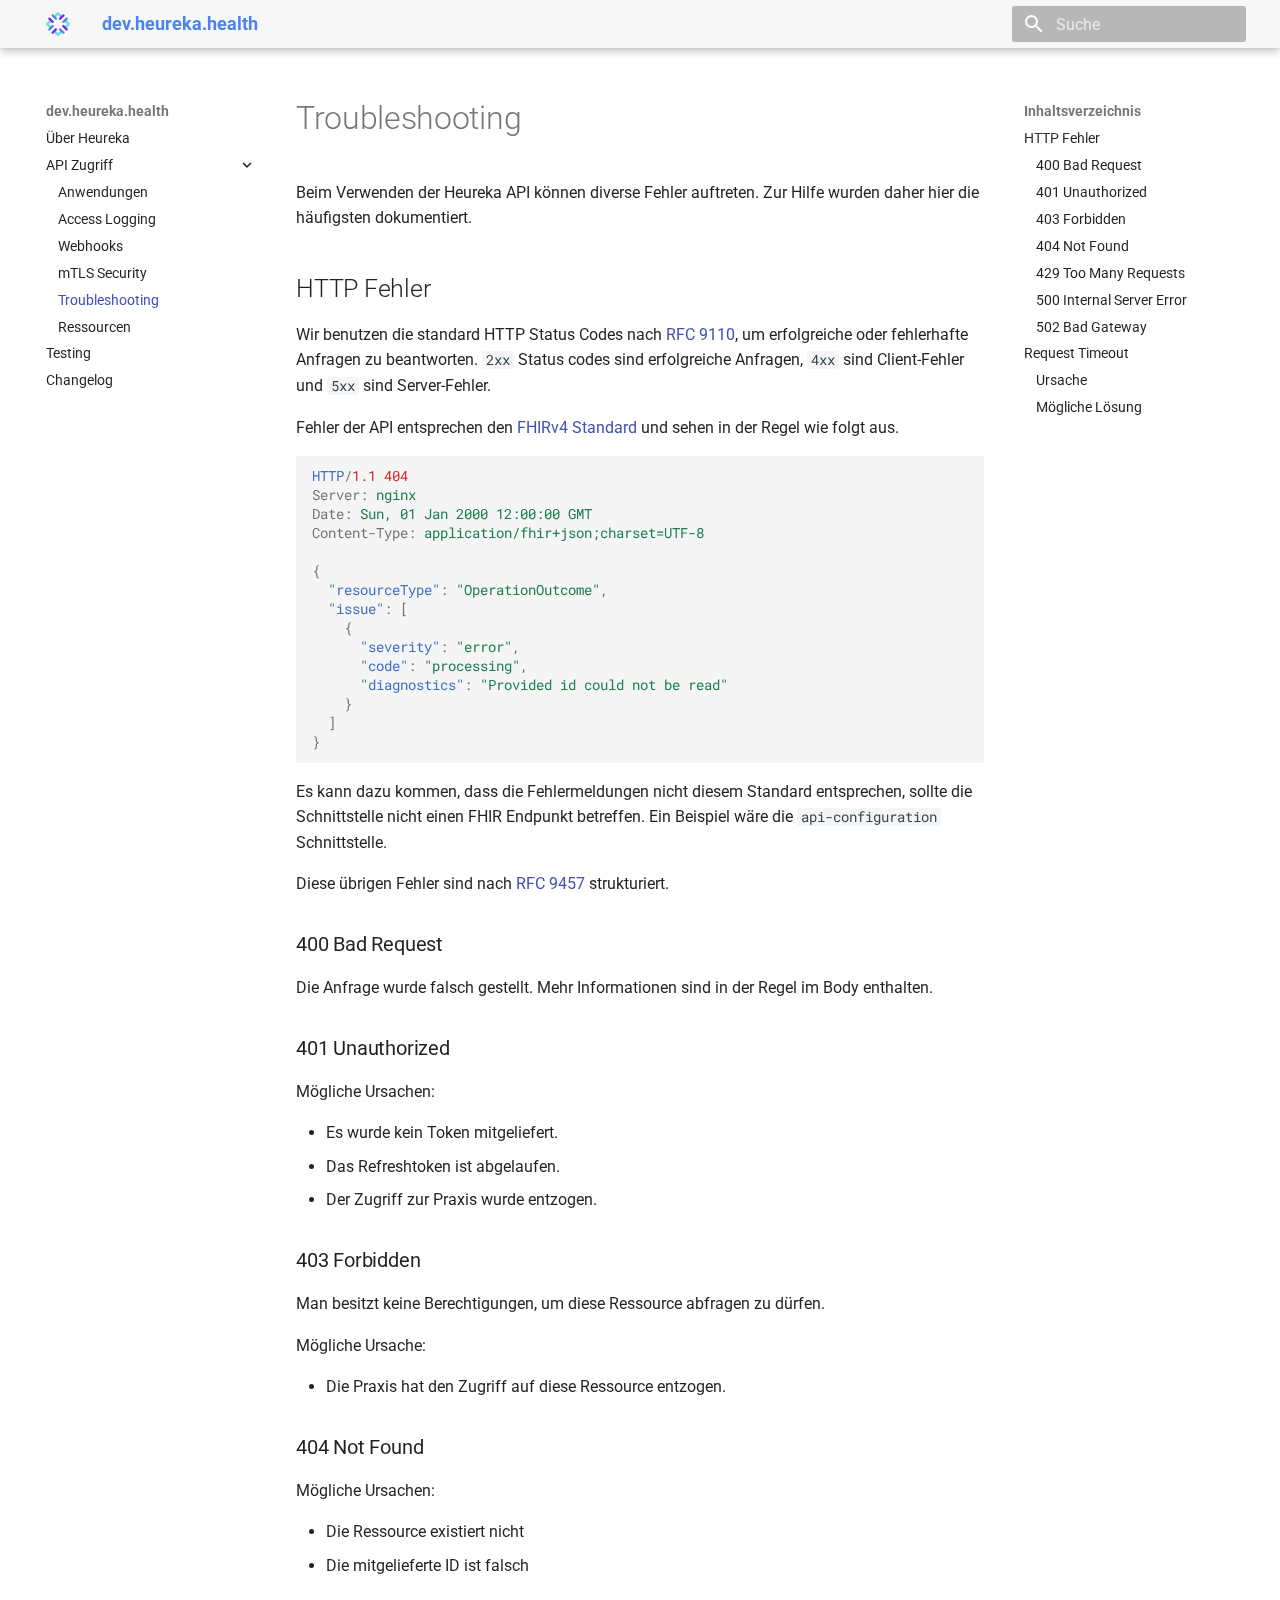
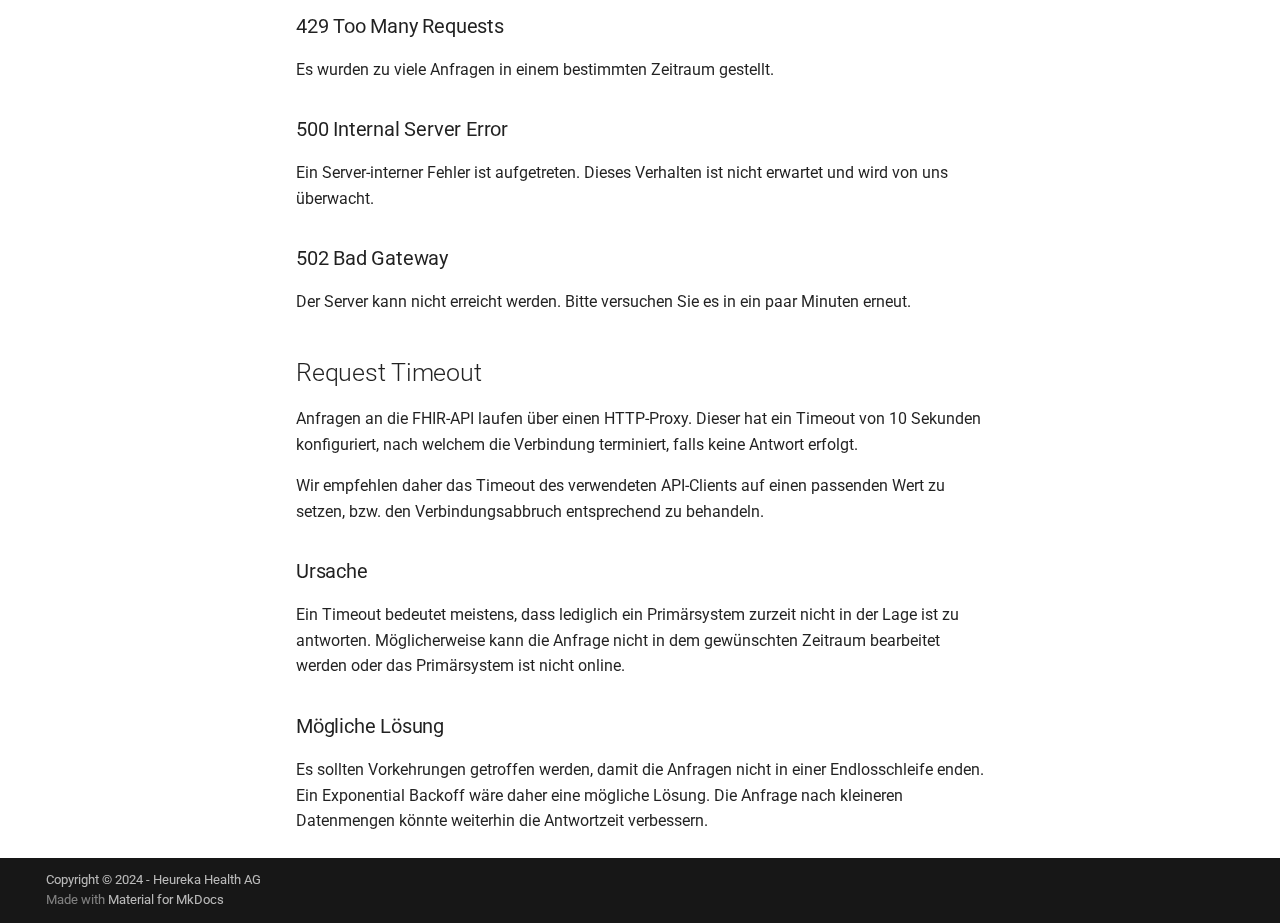
<file: troubleshooting/index.html>
<!doctype html>
<html lang="de" class="no-js">
  <head>
    
      <meta charset="utf-8">
      <meta name="viewport" content="width=device-width,initial-scale=1">
      
      
      
        <link rel="canonical" href="https://dev.heureka.health/troubleshooting/">
      
      
        <link rel="prev" href="../mtls_security/">
      
      
        <link rel="next" href="../resources/">
      
      
      <link rel="icon" href="../assets/favicon.png">
      <meta name="generator" content="mkdocs-1.6.1, mkdocs-material-9.5.50">
    
    
      
        <title>Troubleshooting - dev.heureka.health</title>
      
    
    
      <link rel="stylesheet" href="../assets/stylesheets/main.a40c8224.min.css">
      
        
        <link rel="stylesheet" href="../assets/stylesheets/palette.06af60db.min.css">
      
      


    
    
      
    
    
      
        
        
        <link rel="preconnect" href="https://fonts.gstatic.com" crossorigin>
        <link rel="stylesheet" href="https://fonts.googleapis.com/css?family=Roboto:300,300i,400,400i,700,700i%7CRoboto+Mono:400,400i,700,700i&display=fallback">
        <style>:root{--md-text-font:"Roboto";--md-code-font:"Roboto Mono"}</style>
      
    
    
      <link rel="stylesheet" href="../stylesheets/extra.css">
    
    <script>__md_scope=new URL("..",location),__md_hash=e=>[...e].reduce(((e,_)=>(e<<5)-e+_.charCodeAt(0)),0),__md_get=(e,_=localStorage,t=__md_scope)=>JSON.parse(_.getItem(t.pathname+"."+e)),__md_set=(e,_,t=localStorage,a=__md_scope)=>{try{t.setItem(a.pathname+"."+e,JSON.stringify(_))}catch(e){}}</script>
    
      

    
    
    
  </head>
  
  
    
    
    
    
    
    <body dir="ltr" data-md-color-scheme="default" data-md-color-primary="custom" data-md-color-accent="indigo">
  
    
    <input class="md-toggle" data-md-toggle="drawer" type="checkbox" id="__drawer" autocomplete="off">
    <input class="md-toggle" data-md-toggle="search" type="checkbox" id="__search" autocomplete="off">
    <label class="md-overlay" for="__drawer"></label>
    <div data-md-component="skip">
      
        
        <a href="#http-fehler" class="md-skip">
          Zum Inhalt
        </a>
      
    </div>
    <div data-md-component="announce">
      
    </div>
    
    
      

  

<header class="md-header md-header--shadow" data-md-component="header">
  <nav class="md-header__inner md-grid" aria-label="Kopfzeile">
    <a href=".." title="dev.heureka.health" class="md-header__button md-logo" aria-label="dev.heureka.health" data-md-component="logo">
      
  <img src="../assets/logo.png" alt="logo">

    </a>
    <label class="md-header__button md-icon" for="__drawer">
      
      <svg xmlns="http://www.w3.org/2000/svg" viewBox="0 0 24 24"><path d="M3 6h18v2H3zm0 5h18v2H3zm0 5h18v2H3z"/></svg>
    </label>
    <div class="md-header__title" data-md-component="header-title">
      <div class="md-header__ellipsis">
        <div class="md-header__topic">
          <span class="md-ellipsis">
            dev.heureka.health
          </span>
        </div>
        <div class="md-header__topic" data-md-component="header-topic">
          <span class="md-ellipsis">
            
              Troubleshooting
            
          </span>
        </div>
      </div>
    </div>
    
      
    
    
    
    
      <label class="md-header__button md-icon" for="__search">
        
        <svg xmlns="http://www.w3.org/2000/svg" viewBox="0 0 24 24"><path d="M9.5 3A6.5 6.5 0 0 1 16 9.5c0 1.61-.59 3.09-1.56 4.23l.27.27h.79l5 5-1.5 1.5-5-5v-.79l-.27-.27A6.52 6.52 0 0 1 9.5 16 6.5 6.5 0 0 1 3 9.5 6.5 6.5 0 0 1 9.5 3m0 2C7 5 5 7 5 9.5S7 14 9.5 14 14 12 14 9.5 12 5 9.5 5"/></svg>
      </label>
      <div class="md-search" data-md-component="search" role="dialog">
  <label class="md-search__overlay" for="__search"></label>
  <div class="md-search__inner" role="search">
    <form class="md-search__form" name="search">
      <input type="text" class="md-search__input" name="query" aria-label="Suche" placeholder="Suche" autocapitalize="off" autocorrect="off" autocomplete="off" spellcheck="false" data-md-component="search-query" required>
      <label class="md-search__icon md-icon" for="__search">
        
        <svg xmlns="http://www.w3.org/2000/svg" viewBox="0 0 24 24"><path d="M9.5 3A6.5 6.5 0 0 1 16 9.5c0 1.61-.59 3.09-1.56 4.23l.27.27h.79l5 5-1.5 1.5-5-5v-.79l-.27-.27A6.52 6.52 0 0 1 9.5 16 6.5 6.5 0 0 1 3 9.5 6.5 6.5 0 0 1 9.5 3m0 2C7 5 5 7 5 9.5S7 14 9.5 14 14 12 14 9.5 12 5 9.5 5"/></svg>
        
        <svg xmlns="http://www.w3.org/2000/svg" viewBox="0 0 24 24"><path d="M20 11v2H8l5.5 5.5-1.42 1.42L4.16 12l7.92-7.92L13.5 5.5 8 11z"/></svg>
      </label>
      <nav class="md-search__options" aria-label="Suche">
        
        <button type="reset" class="md-search__icon md-icon" title="Zurücksetzen" aria-label="Zurücksetzen" tabindex="-1">
          
          <svg xmlns="http://www.w3.org/2000/svg" viewBox="0 0 24 24"><path d="M19 6.41 17.59 5 12 10.59 6.41 5 5 6.41 10.59 12 5 17.59 6.41 19 12 13.41 17.59 19 19 17.59 13.41 12z"/></svg>
        </button>
      </nav>
      
    </form>
    <div class="md-search__output">
      <div class="md-search__scrollwrap" tabindex="0" data-md-scrollfix>
        <div class="md-search-result" data-md-component="search-result">
          <div class="md-search-result__meta">
            Suche wird initialisiert
          </div>
          <ol class="md-search-result__list" role="presentation"></ol>
        </div>
      </div>
    </div>
  </div>
</div>
    
    
  </nav>
  
</header>
    
    <div class="md-container" data-md-component="container">
      
      
        
          
        
      
      <main class="md-main" data-md-component="main">
        <div class="md-main__inner md-grid">
          
            
              
              <div class="md-sidebar md-sidebar--primary" data-md-component="sidebar" data-md-type="navigation" >
                <div class="md-sidebar__scrollwrap">
                  <div class="md-sidebar__inner">
                    



<nav class="md-nav md-nav--primary" aria-label="Navigation" data-md-level="0">
  <label class="md-nav__title" for="__drawer">
    <a href=".." title="dev.heureka.health" class="md-nav__button md-logo" aria-label="dev.heureka.health" data-md-component="logo">
      
  <img src="../assets/logo.png" alt="logo">

    </a>
    dev.heureka.health
  </label>
  
  <ul class="md-nav__list" data-md-scrollfix>
    
      
      
  
  
  
  
    <li class="md-nav__item">
      <a href=".." class="md-nav__link">
        
  
  <span class="md-ellipsis">
    Über Heureka
  </span>
  

      </a>
    </li>
  

    
      
      
  
  
    
  
  
  
    
    
    
    
    <li class="md-nav__item md-nav__item--active md-nav__item--nested">
      
        
        
        <input class="md-nav__toggle md-toggle " type="checkbox" id="__nav_2" checked>
        
          
          <label class="md-nav__link" for="__nav_2" id="__nav_2_label" tabindex="0">
            
  
  <span class="md-ellipsis">
    API Zugriff
  </span>
  

            <span class="md-nav__icon md-icon"></span>
          </label>
        
        <nav class="md-nav" data-md-level="1" aria-labelledby="__nav_2_label" aria-expanded="true">
          <label class="md-nav__title" for="__nav_2">
            <span class="md-nav__icon md-icon"></span>
            API Zugriff
          </label>
          <ul class="md-nav__list" data-md-scrollfix>
            
              
                
  
  
  
  
    <li class="md-nav__item">
      <a href="../app_access/" class="md-nav__link">
        
  
  <span class="md-ellipsis">
    Anwendungen
  </span>
  

      </a>
    </li>
  

              
            
              
                
  
  
  
  
    <li class="md-nav__item">
      <a href="../access_logging/" class="md-nav__link">
        
  
  <span class="md-ellipsis">
    Access Logging
  </span>
  

      </a>
    </li>
  

              
            
              
                
  
  
  
  
    <li class="md-nav__item">
      <a href="../webhooks/" class="md-nav__link">
        
  
  <span class="md-ellipsis">
    Webhooks
  </span>
  

      </a>
    </li>
  

              
            
              
                
  
  
  
  
    <li class="md-nav__item">
      <a href="../mtls_security/" class="md-nav__link">
        
  
  <span class="md-ellipsis">
    mTLS Security
  </span>
  

      </a>
    </li>
  

              
            
              
                
  
  
    
  
  
  
    <li class="md-nav__item md-nav__item--active">
      
      <input class="md-nav__toggle md-toggle" type="checkbox" id="__toc">
      
      
      
        <label class="md-nav__link md-nav__link--active" for="__toc">
          
  
  <span class="md-ellipsis">
    Troubleshooting
  </span>
  

          <span class="md-nav__icon md-icon"></span>
        </label>
      
      <a href="./" class="md-nav__link md-nav__link--active">
        
  
  <span class="md-ellipsis">
    Troubleshooting
  </span>
  

      </a>
      
        

<nav class="md-nav md-nav--secondary" aria-label="Inhaltsverzeichnis">
  
  
  
  
    <label class="md-nav__title" for="__toc">
      <span class="md-nav__icon md-icon"></span>
      Inhaltsverzeichnis
    </label>
    <ul class="md-nav__list" data-md-component="toc" data-md-scrollfix>
      
        <li class="md-nav__item">
  <a href="#http-fehler" class="md-nav__link">
    <span class="md-ellipsis">
      HTTP Fehler
    </span>
  </a>
  
    <nav class="md-nav" aria-label="HTTP Fehler">
      <ul class="md-nav__list">
        
          <li class="md-nav__item">
  <a href="#400-bad-request" class="md-nav__link">
    <span class="md-ellipsis">
      400 Bad Request
    </span>
  </a>
  
</li>
        
          <li class="md-nav__item">
  <a href="#401-unauthorized" class="md-nav__link">
    <span class="md-ellipsis">
      401 Unauthorized
    </span>
  </a>
  
</li>
        
          <li class="md-nav__item">
  <a href="#403-forbidden" class="md-nav__link">
    <span class="md-ellipsis">
      403 Forbidden
    </span>
  </a>
  
</li>
        
          <li class="md-nav__item">
  <a href="#404-not-found" class="md-nav__link">
    <span class="md-ellipsis">
      404 Not Found
    </span>
  </a>
  
</li>
        
          <li class="md-nav__item">
  <a href="#429-too-many-requests" class="md-nav__link">
    <span class="md-ellipsis">
      429 Too Many Requests
    </span>
  </a>
  
</li>
        
          <li class="md-nav__item">
  <a href="#500-internal-server-error" class="md-nav__link">
    <span class="md-ellipsis">
      500 Internal Server Error
    </span>
  </a>
  
</li>
        
          <li class="md-nav__item">
  <a href="#502-bad-gateway" class="md-nav__link">
    <span class="md-ellipsis">
      502 Bad Gateway
    </span>
  </a>
  
</li>
        
      </ul>
    </nav>
  
</li>
      
        <li class="md-nav__item">
  <a href="#request-timeout" class="md-nav__link">
    <span class="md-ellipsis">
      Request Timeout
    </span>
  </a>
  
    <nav class="md-nav" aria-label="Request Timeout">
      <ul class="md-nav__list">
        
          <li class="md-nav__item">
  <a href="#ursache" class="md-nav__link">
    <span class="md-ellipsis">
      Ursache
    </span>
  </a>
  
</li>
        
          <li class="md-nav__item">
  <a href="#mogliche-losung" class="md-nav__link">
    <span class="md-ellipsis">
      Mögliche Lösung
    </span>
  </a>
  
</li>
        
      </ul>
    </nav>
  
</li>
      
    </ul>
  
</nav>
      
    </li>
  

              
            
              
                
  
  
  
  
    <li class="md-nav__item">
      <a href="../resources/" class="md-nav__link">
        
  
  <span class="md-ellipsis">
    Ressourcen
  </span>
  

      </a>
    </li>
  

              
            
          </ul>
        </nav>
      
    </li>
  

    
      
      
  
  
  
  
    <li class="md-nav__item">
      <a href="../testing/" class="md-nav__link">
        
  
  <span class="md-ellipsis">
    Testing
  </span>
  

      </a>
    </li>
  

    
      
      
  
  
  
  
    <li class="md-nav__item">
      <a href="../changelog/" class="md-nav__link">
        
  
  <span class="md-ellipsis">
    Changelog
  </span>
  

      </a>
    </li>
  

    
  </ul>
</nav>
                  </div>
                </div>
              </div>
            
            
              
              <div class="md-sidebar md-sidebar--secondary" data-md-component="sidebar" data-md-type="toc" >
                <div class="md-sidebar__scrollwrap">
                  <div class="md-sidebar__inner">
                    

<nav class="md-nav md-nav--secondary" aria-label="Inhaltsverzeichnis">
  
  
  
  
    <label class="md-nav__title" for="__toc">
      <span class="md-nav__icon md-icon"></span>
      Inhaltsverzeichnis
    </label>
    <ul class="md-nav__list" data-md-component="toc" data-md-scrollfix>
      
        <li class="md-nav__item">
  <a href="#http-fehler" class="md-nav__link">
    <span class="md-ellipsis">
      HTTP Fehler
    </span>
  </a>
  
    <nav class="md-nav" aria-label="HTTP Fehler">
      <ul class="md-nav__list">
        
          <li class="md-nav__item">
  <a href="#400-bad-request" class="md-nav__link">
    <span class="md-ellipsis">
      400 Bad Request
    </span>
  </a>
  
</li>
        
          <li class="md-nav__item">
  <a href="#401-unauthorized" class="md-nav__link">
    <span class="md-ellipsis">
      401 Unauthorized
    </span>
  </a>
  
</li>
        
          <li class="md-nav__item">
  <a href="#403-forbidden" class="md-nav__link">
    <span class="md-ellipsis">
      403 Forbidden
    </span>
  </a>
  
</li>
        
          <li class="md-nav__item">
  <a href="#404-not-found" class="md-nav__link">
    <span class="md-ellipsis">
      404 Not Found
    </span>
  </a>
  
</li>
        
          <li class="md-nav__item">
  <a href="#429-too-many-requests" class="md-nav__link">
    <span class="md-ellipsis">
      429 Too Many Requests
    </span>
  </a>
  
</li>
        
          <li class="md-nav__item">
  <a href="#500-internal-server-error" class="md-nav__link">
    <span class="md-ellipsis">
      500 Internal Server Error
    </span>
  </a>
  
</li>
        
          <li class="md-nav__item">
  <a href="#502-bad-gateway" class="md-nav__link">
    <span class="md-ellipsis">
      502 Bad Gateway
    </span>
  </a>
  
</li>
        
      </ul>
    </nav>
  
</li>
      
        <li class="md-nav__item">
  <a href="#request-timeout" class="md-nav__link">
    <span class="md-ellipsis">
      Request Timeout
    </span>
  </a>
  
    <nav class="md-nav" aria-label="Request Timeout">
      <ul class="md-nav__list">
        
          <li class="md-nav__item">
  <a href="#ursache" class="md-nav__link">
    <span class="md-ellipsis">
      Ursache
    </span>
  </a>
  
</li>
        
          <li class="md-nav__item">
  <a href="#mogliche-losung" class="md-nav__link">
    <span class="md-ellipsis">
      Mögliche Lösung
    </span>
  </a>
  
</li>
        
      </ul>
    </nav>
  
</li>
      
    </ul>
  
</nav>
                  </div>
                </div>
              </div>
            
          
          
            <div class="md-content" data-md-component="content">
              <article class="md-content__inner md-typeset">
                
                  


  <h1>Troubleshooting</h1>

<p>Beim Verwenden der Heureka API können diverse Fehler auftreten. Zur Hilfe wurden daher hier die häufigsten dokumentiert.</p>
<h2 id="http-fehler">HTTP Fehler</h2>
<p>Wir benutzen die standard HTTP Status Codes nach <a href="https://www.rfc-editor.org/rfc/rfc9110.html">RFC 9110</a>, um erfolgreiche oder fehlerhafte Anfragen zu beantworten.
<code>2xx</code> Status codes sind erfolgreiche Anfragen, <code>4xx</code> sind Client-Fehler und <code>5xx</code> sind Server-Fehler.</p>
<p>Fehler der API entsprechen den <a href="https://build.fhir.org/operationoutcome.html">FHIRv4 Standard</a> und sehen in der Regel wie folgt aus.</p>
<div class="highlight"><pre><span></span><code><span class="kr">HTTP</span><span class="o">/</span><span class="m">1.1</span> <span class="m">404</span>
<span class="na">Server</span><span class="o">:</span> <span class="l">nginx</span>
<span class="na">Date</span><span class="o">:</span> <span class="l">Sun, 01 Jan 2000 12:00:00 GMT</span>
<span class="na">Content-Type</span><span class="o">:</span> <span class="l">application/fhir+json;charset=UTF-8</span>

<span class="p">{</span>
<span class="w">  </span><span class="nt">&quot;resourceType&quot;</span><span class="p">:</span><span class="w"> </span><span class="s2">&quot;OperationOutcome&quot;</span><span class="p">,</span>
<span class="w">  </span><span class="nt">&quot;issue&quot;</span><span class="p">:</span><span class="w"> </span><span class="p">[</span>
<span class="w">    </span><span class="p">{</span>
<span class="w">      </span><span class="nt">&quot;severity&quot;</span><span class="p">:</span><span class="w"> </span><span class="s2">&quot;error&quot;</span><span class="p">,</span>
<span class="w">      </span><span class="nt">&quot;code&quot;</span><span class="p">:</span><span class="w"> </span><span class="s2">&quot;processing&quot;</span><span class="p">,</span>
<span class="w">      </span><span class="nt">&quot;diagnostics&quot;</span><span class="p">:</span><span class="w"> </span><span class="s2">&quot;Provided id could not be read&quot;</span>
<span class="w">    </span><span class="p">}</span>
<span class="w">  </span><span class="p">]</span>
<span class="p">}</span>
</code></pre></div>
<p>Es kann dazu kommen, dass die Fehlermeldungen nicht diesem Standard entsprechen, sollte die Schnittstelle nicht einen FHIR Endpunkt betreffen.
Ein Beispiel wäre die <code>api-configuration</code> Schnittstelle.</p>
<p>Diese übrigen Fehler sind nach <a href="https://www.rfc-editor.org/rfc/rfc9457.html">RFC 9457</a> strukturiert.</p>
<h3 id="400-bad-request">400 Bad Request</h3>
<p>Die Anfrage wurde falsch gestellt.
Mehr Informationen sind in der Regel im Body enthalten.</p>
<h3 id="401-unauthorized">401 Unauthorized</h3>
<p>Mögliche Ursachen:</p>
<ul>
<li>Es wurde kein Token mitgeliefert.</li>
<li>Das Refreshtoken ist abgelaufen.</li>
<li>Der Zugriff zur Praxis wurde entzogen.</li>
</ul>
<h3 id="403-forbidden">403 Forbidden</h3>
<p>Man besitzt keine Berechtigungen, um diese Ressource abfragen zu dürfen.</p>
<p>Mögliche Ursache:</p>
<ul>
<li>Die Praxis hat den Zugriff auf diese Ressource entzogen.</li>
</ul>
<h3 id="404-not-found">404 Not Found</h3>
<p>Mögliche Ursachen:</p>
<ul>
<li>Die Ressource existiert nicht</li>
<li>Die mitgelieferte ID ist falsch</li>
</ul>
<h3 id="429-too-many-requests">429 Too Many Requests</h3>
<p>Es wurden zu viele Anfragen in einem bestimmten Zeitraum gestellt.</p>
<h3 id="500-internal-server-error">500 Internal Server Error</h3>
<p>Ein Server-interner Fehler ist aufgetreten.
Dieses Verhalten ist nicht erwartet und wird von uns überwacht.</p>
<h3 id="502-bad-gateway">502 Bad Gateway</h3>
<p>Der Server kann nicht erreicht werden.
Bitte versuchen Sie es in ein paar Minuten erneut.</p>
<h2 id="request-timeout">Request Timeout</h2>
<p>Anfragen an die FHIR-API laufen über einen HTTP-Proxy. Dieser hat ein Timeout von 10 Sekunden konfiguriert, nach welchem die Verbindung terminiert, falls keine Antwort erfolgt.</p>
<p>Wir empfehlen daher das Timeout des verwendeten API-Clients auf einen passenden Wert zu setzen, bzw. den Verbindungsabbruch entsprechend zu behandeln.</p>
<h3 id="ursache">Ursache</h3>
<p>Ein Timeout bedeutet meistens, dass lediglich ein Primärsystem zurzeit nicht in der Lage ist zu antworten.
Möglicherweise kann die Anfrage nicht in dem gewünschten Zeitraum bearbeitet werden oder das Primärsystem ist nicht online.</p>
<h3 id="mogliche-losung">Mögliche Lösung</h3>
<p>Es sollten Vorkehrungen getroffen werden, damit die Anfragen nicht in einer Endlosschleife enden.
Ein Exponential Backoff wäre daher eine mögliche Lösung.
Die Anfrage nach kleineren Datenmengen könnte weiterhin die Antwortzeit verbessern.</p>












                
              </article>
            </div>
          
          
<script>var target=document.getElementById(location.hash.slice(1));target&&target.name&&(target.checked=target.name.startsWith("__tabbed_"))</script>
        </div>
        
      </main>
      
        <footer class="md-footer">
  
  <div class="md-footer-meta md-typeset">
    <div class="md-footer-meta__inner md-grid">
      <div class="md-copyright">
  
    <div class="md-copyright__highlight">
      Copyright &copy; 2024 - Heureka Health AG
    </div>
  
  
    Made with
    <a href="https://squidfunk.github.io/mkdocs-material/" target="_blank" rel="noopener">
      Material for MkDocs
    </a>
  
</div>
      
    </div>
  </div>
</footer>
      
    </div>
    <div class="md-dialog" data-md-component="dialog">
      <div class="md-dialog__inner md-typeset"></div>
    </div>
    
    
    <script id="__config" type="application/json">{"base": "..", "features": ["navigation.expand"], "search": "../assets/javascripts/workers/search.f8cc74c7.min.js", "translations": {"clipboard.copied": "In Zwischenablage kopiert", "clipboard.copy": "In Zwischenablage kopieren", "search.result.more.one": "1 weiteres Suchergebnis auf dieser Seite", "search.result.more.other": "# weitere Suchergebnisse auf dieser Seite", "search.result.none": "Keine Suchergebnisse", "search.result.one": "1 Suchergebnis", "search.result.other": "# Suchergebnisse", "search.result.placeholder": "Suchbegriff eingeben", "search.result.term.missing": "Es fehlt", "select.version": "Version ausw\u00e4hlen"}}</script>
    
    
      <script src="../assets/javascripts/bundle.60a45f97.min.js"></script>
      
    
  </body>
</html>
</file>
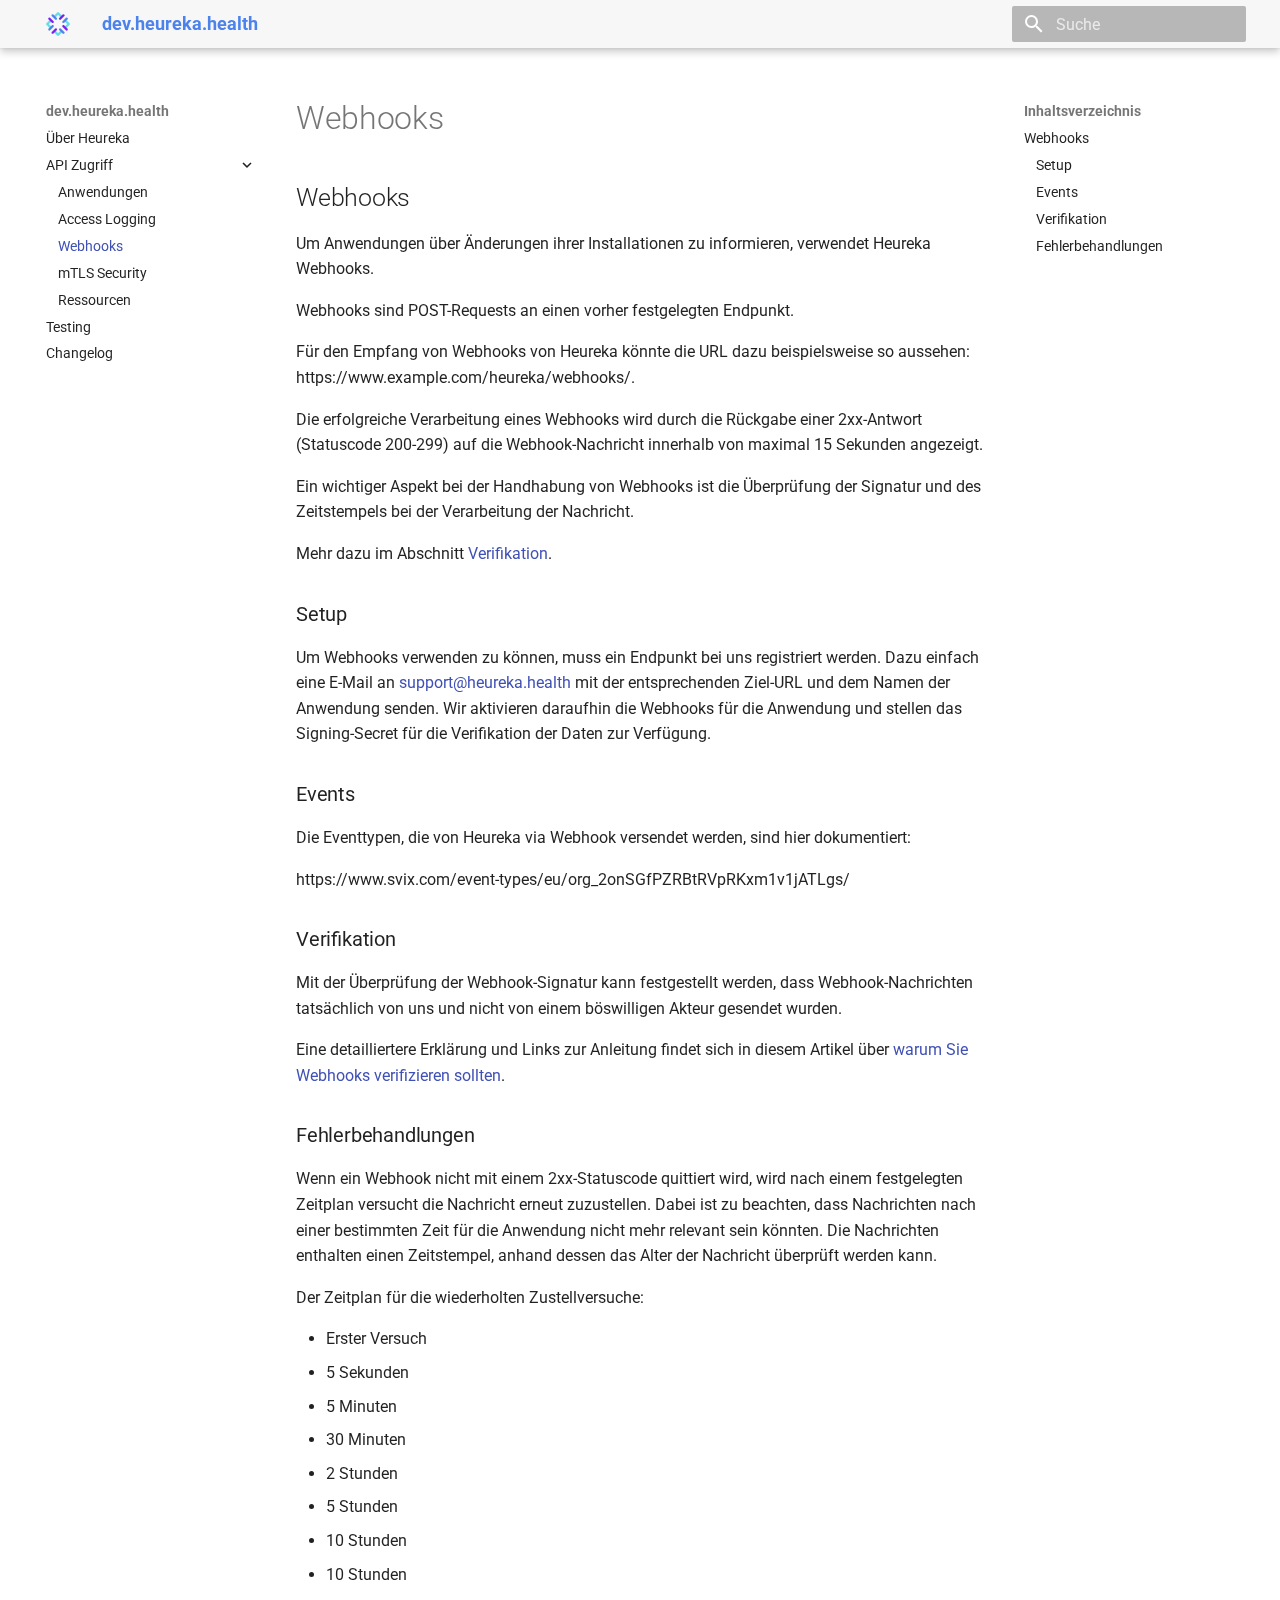
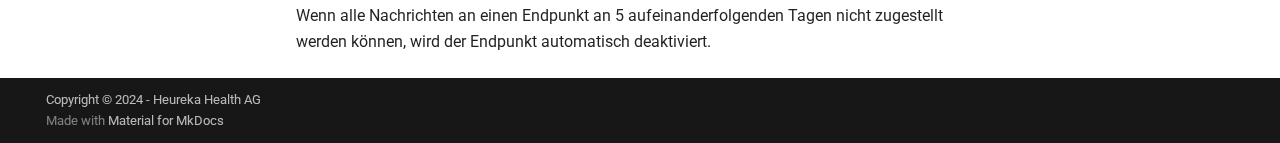
<file: webhooks/index.html>
<!doctype html>
<html lang="de" class="no-js">
  <head>
    
      <meta charset="utf-8">
      <meta name="viewport" content="width=device-width,initial-scale=1">
      
      
      
        <link rel="canonical" href="https://dev.heureka.health/webhooks/">
      
      
        <link rel="prev" href="../access_logging/">
      
      
        <link rel="next" href="../mtls_security/">
      
      
      <link rel="icon" href="../assets/favicon.png">
      <meta name="generator" content="mkdocs-1.6.1, mkdocs-material-9.5.48">
    
    
      
        <title>Webhooks - dev.heureka.health</title>
      
    
    
      <link rel="stylesheet" href="../assets/stylesheets/main.6f8fc17f.min.css">
      
        
        <link rel="stylesheet" href="../assets/stylesheets/palette.06af60db.min.css">
      
      


    
    
      
    
    
      
        
        
        <link rel="preconnect" href="https://fonts.gstatic.com" crossorigin>
        <link rel="stylesheet" href="https://fonts.googleapis.com/css?family=Roboto:300,300i,400,400i,700,700i%7CRoboto+Mono:400,400i,700,700i&display=fallback">
        <style>:root{--md-text-font:"Roboto";--md-code-font:"Roboto Mono"}</style>
      
    
    
      <link rel="stylesheet" href="../stylesheets/extra.css">
    
    <script>__md_scope=new URL("..",location),__md_hash=e=>[...e].reduce(((e,_)=>(e<<5)-e+_.charCodeAt(0)),0),__md_get=(e,_=localStorage,t=__md_scope)=>JSON.parse(_.getItem(t.pathname+"."+e)),__md_set=(e,_,t=localStorage,a=__md_scope)=>{try{t.setItem(a.pathname+"."+e,JSON.stringify(_))}catch(e){}}</script>
    
      

    
    
    
  </head>
  
  
    
    
    
    
    
    <body dir="ltr" data-md-color-scheme="default" data-md-color-primary="custom" data-md-color-accent="indigo">
  
    
    <input class="md-toggle" data-md-toggle="drawer" type="checkbox" id="__drawer" autocomplete="off">
    <input class="md-toggle" data-md-toggle="search" type="checkbox" id="__search" autocomplete="off">
    <label class="md-overlay" for="__drawer"></label>
    <div data-md-component="skip">
      
        
        <a href="#webhooks" class="md-skip">
          Zum Inhalt
        </a>
      
    </div>
    <div data-md-component="announce">
      
    </div>
    
    
      

  

<header class="md-header md-header--shadow" data-md-component="header">
  <nav class="md-header__inner md-grid" aria-label="Kopfzeile">
    <a href=".." title="dev.heureka.health" class="md-header__button md-logo" aria-label="dev.heureka.health" data-md-component="logo">
      
  <img src="../assets/logo.png" alt="logo">

    </a>
    <label class="md-header__button md-icon" for="__drawer">
      
      <svg xmlns="http://www.w3.org/2000/svg" viewBox="0 0 24 24"><path d="M3 6h18v2H3zm0 5h18v2H3zm0 5h18v2H3z"/></svg>
    </label>
    <div class="md-header__title" data-md-component="header-title">
      <div class="md-header__ellipsis">
        <div class="md-header__topic">
          <span class="md-ellipsis">
            dev.heureka.health
          </span>
        </div>
        <div class="md-header__topic" data-md-component="header-topic">
          <span class="md-ellipsis">
            
              Webhooks
            
          </span>
        </div>
      </div>
    </div>
    
      
    
    
    
    
      <label class="md-header__button md-icon" for="__search">
        
        <svg xmlns="http://www.w3.org/2000/svg" viewBox="0 0 24 24"><path d="M9.5 3A6.5 6.5 0 0 1 16 9.5c0 1.61-.59 3.09-1.56 4.23l.27.27h.79l5 5-1.5 1.5-5-5v-.79l-.27-.27A6.52 6.52 0 0 1 9.5 16 6.5 6.5 0 0 1 3 9.5 6.5 6.5 0 0 1 9.5 3m0 2C7 5 5 7 5 9.5S7 14 9.5 14 14 12 14 9.5 12 5 9.5 5"/></svg>
      </label>
      <div class="md-search" data-md-component="search" role="dialog">
  <label class="md-search__overlay" for="__search"></label>
  <div class="md-search__inner" role="search">
    <form class="md-search__form" name="search">
      <input type="text" class="md-search__input" name="query" aria-label="Suche" placeholder="Suche" autocapitalize="off" autocorrect="off" autocomplete="off" spellcheck="false" data-md-component="search-query" required>
      <label class="md-search__icon md-icon" for="__search">
        
        <svg xmlns="http://www.w3.org/2000/svg" viewBox="0 0 24 24"><path d="M9.5 3A6.5 6.5 0 0 1 16 9.5c0 1.61-.59 3.09-1.56 4.23l.27.27h.79l5 5-1.5 1.5-5-5v-.79l-.27-.27A6.52 6.52 0 0 1 9.5 16 6.5 6.5 0 0 1 3 9.5 6.5 6.5 0 0 1 9.5 3m0 2C7 5 5 7 5 9.5S7 14 9.5 14 14 12 14 9.5 12 5 9.5 5"/></svg>
        
        <svg xmlns="http://www.w3.org/2000/svg" viewBox="0 0 24 24"><path d="M20 11v2H8l5.5 5.5-1.42 1.42L4.16 12l7.92-7.92L13.5 5.5 8 11z"/></svg>
      </label>
      <nav class="md-search__options" aria-label="Suche">
        
        <button type="reset" class="md-search__icon md-icon" title="Zurücksetzen" aria-label="Zurücksetzen" tabindex="-1">
          
          <svg xmlns="http://www.w3.org/2000/svg" viewBox="0 0 24 24"><path d="M19 6.41 17.59 5 12 10.59 6.41 5 5 6.41 10.59 12 5 17.59 6.41 19 12 13.41 17.59 19 19 17.59 13.41 12z"/></svg>
        </button>
      </nav>
      
    </form>
    <div class="md-search__output">
      <div class="md-search__scrollwrap" tabindex="0" data-md-scrollfix>
        <div class="md-search-result" data-md-component="search-result">
          <div class="md-search-result__meta">
            Suche wird initialisiert
          </div>
          <ol class="md-search-result__list" role="presentation"></ol>
        </div>
      </div>
    </div>
  </div>
</div>
    
    
  </nav>
  
</header>
    
    <div class="md-container" data-md-component="container">
      
      
        
          
        
      
      <main class="md-main" data-md-component="main">
        <div class="md-main__inner md-grid">
          
            
              
              <div class="md-sidebar md-sidebar--primary" data-md-component="sidebar" data-md-type="navigation" >
                <div class="md-sidebar__scrollwrap">
                  <div class="md-sidebar__inner">
                    



<nav class="md-nav md-nav--primary" aria-label="Navigation" data-md-level="0">
  <label class="md-nav__title" for="__drawer">
    <a href=".." title="dev.heureka.health" class="md-nav__button md-logo" aria-label="dev.heureka.health" data-md-component="logo">
      
  <img src="../assets/logo.png" alt="logo">

    </a>
    dev.heureka.health
  </label>
  
  <ul class="md-nav__list" data-md-scrollfix>
    
      
      
  
  
  
  
    <li class="md-nav__item">
      <a href=".." class="md-nav__link">
        
  
  <span class="md-ellipsis">
    Über Heureka
  </span>
  

      </a>
    </li>
  

    
      
      
  
  
    
  
  
  
    
    
    
    
    <li class="md-nav__item md-nav__item--active md-nav__item--nested">
      
        
        
        <input class="md-nav__toggle md-toggle " type="checkbox" id="__nav_2" checked>
        
          
          <label class="md-nav__link" for="__nav_2" id="__nav_2_label" tabindex="0">
            
  
  <span class="md-ellipsis">
    API Zugriff
  </span>
  

            <span class="md-nav__icon md-icon"></span>
          </label>
        
        <nav class="md-nav" data-md-level="1" aria-labelledby="__nav_2_label" aria-expanded="true">
          <label class="md-nav__title" for="__nav_2">
            <span class="md-nav__icon md-icon"></span>
            API Zugriff
          </label>
          <ul class="md-nav__list" data-md-scrollfix>
            
              
                
  
  
  
  
    <li class="md-nav__item">
      <a href="../app_access/" class="md-nav__link">
        
  
  <span class="md-ellipsis">
    Anwendungen
  </span>
  

      </a>
    </li>
  

              
            
              
                
  
  
  
  
    <li class="md-nav__item">
      <a href="../access_logging/" class="md-nav__link">
        
  
  <span class="md-ellipsis">
    Access Logging
  </span>
  

      </a>
    </li>
  

              
            
              
                
  
  
    
  
  
  
    <li class="md-nav__item md-nav__item--active">
      
      <input class="md-nav__toggle md-toggle" type="checkbox" id="__toc">
      
      
      
        <label class="md-nav__link md-nav__link--active" for="__toc">
          
  
  <span class="md-ellipsis">
    Webhooks
  </span>
  

          <span class="md-nav__icon md-icon"></span>
        </label>
      
      <a href="./" class="md-nav__link md-nav__link--active">
        
  
  <span class="md-ellipsis">
    Webhooks
  </span>
  

      </a>
      
        

<nav class="md-nav md-nav--secondary" aria-label="Inhaltsverzeichnis">
  
  
  
  
    <label class="md-nav__title" for="__toc">
      <span class="md-nav__icon md-icon"></span>
      Inhaltsverzeichnis
    </label>
    <ul class="md-nav__list" data-md-component="toc" data-md-scrollfix>
      
        <li class="md-nav__item">
  <a href="#webhooks" class="md-nav__link">
    <span class="md-ellipsis">
      Webhooks
    </span>
  </a>
  
    <nav class="md-nav" aria-label="Webhooks">
      <ul class="md-nav__list">
        
          <li class="md-nav__item">
  <a href="#setup" class="md-nav__link">
    <span class="md-ellipsis">
      Setup
    </span>
  </a>
  
</li>
        
          <li class="md-nav__item">
  <a href="#events" class="md-nav__link">
    <span class="md-ellipsis">
      Events
    </span>
  </a>
  
</li>
        
          <li class="md-nav__item">
  <a href="#verifikation" class="md-nav__link">
    <span class="md-ellipsis">
      Verifikation
    </span>
  </a>
  
</li>
        
          <li class="md-nav__item">
  <a href="#fehlerbehandlungen" class="md-nav__link">
    <span class="md-ellipsis">
      Fehlerbehandlungen
    </span>
  </a>
  
</li>
        
      </ul>
    </nav>
  
</li>
      
    </ul>
  
</nav>
      
    </li>
  

              
            
              
                
  
  
  
  
    <li class="md-nav__item">
      <a href="../mtls_security/" class="md-nav__link">
        
  
  <span class="md-ellipsis">
    mTLS Security
  </span>
  

      </a>
    </li>
  

              
            
              
                
  
  
  
  
    <li class="md-nav__item">
      <a href="../resources/" class="md-nav__link">
        
  
  <span class="md-ellipsis">
    Ressourcen
  </span>
  

      </a>
    </li>
  

              
            
          </ul>
        </nav>
      
    </li>
  

    
      
      
  
  
  
  
    <li class="md-nav__item">
      <a href="../testing/" class="md-nav__link">
        
  
  <span class="md-ellipsis">
    Testing
  </span>
  

      </a>
    </li>
  

    
      
      
  
  
  
  
    <li class="md-nav__item">
      <a href="../changelog/" class="md-nav__link">
        
  
  <span class="md-ellipsis">
    Changelog
  </span>
  

      </a>
    </li>
  

    
  </ul>
</nav>
                  </div>
                </div>
              </div>
            
            
              
              <div class="md-sidebar md-sidebar--secondary" data-md-component="sidebar" data-md-type="toc" >
                <div class="md-sidebar__scrollwrap">
                  <div class="md-sidebar__inner">
                    

<nav class="md-nav md-nav--secondary" aria-label="Inhaltsverzeichnis">
  
  
  
  
    <label class="md-nav__title" for="__toc">
      <span class="md-nav__icon md-icon"></span>
      Inhaltsverzeichnis
    </label>
    <ul class="md-nav__list" data-md-component="toc" data-md-scrollfix>
      
        <li class="md-nav__item">
  <a href="#webhooks" class="md-nav__link">
    <span class="md-ellipsis">
      Webhooks
    </span>
  </a>
  
    <nav class="md-nav" aria-label="Webhooks">
      <ul class="md-nav__list">
        
          <li class="md-nav__item">
  <a href="#setup" class="md-nav__link">
    <span class="md-ellipsis">
      Setup
    </span>
  </a>
  
</li>
        
          <li class="md-nav__item">
  <a href="#events" class="md-nav__link">
    <span class="md-ellipsis">
      Events
    </span>
  </a>
  
</li>
        
          <li class="md-nav__item">
  <a href="#verifikation" class="md-nav__link">
    <span class="md-ellipsis">
      Verifikation
    </span>
  </a>
  
</li>
        
          <li class="md-nav__item">
  <a href="#fehlerbehandlungen" class="md-nav__link">
    <span class="md-ellipsis">
      Fehlerbehandlungen
    </span>
  </a>
  
</li>
        
      </ul>
    </nav>
  
</li>
      
    </ul>
  
</nav>
                  </div>
                </div>
              </div>
            
          
          
            <div class="md-content" data-md-component="content">
              <article class="md-content__inner md-typeset">
                
                  


  <h1>Webhooks</h1>

<h2 id="webhooks">Webhooks</h2>
<p>Um Anwendungen über Änderungen ihrer Installationen zu informieren, verwendet Heureka Webhooks.</p>
<p>Webhooks sind POST-Requests an einen vorher festgelegten Endpunkt.</p>
<p>Für den Empfang von Webhooks von Heureka könnte die URL dazu beispielsweise so aussehen: https://www.example.com/heureka/webhooks/.</p>
<p>Die erfolgreiche Verarbeitung eines Webhooks wird durch die Rückgabe einer 2xx-Antwort (Statuscode 200-299) auf die Webhook-Nachricht innerhalb von maximal 15 Sekunden angezeigt.</p>
<p>Ein wichtiger Aspekt bei der Handhabung von Webhooks ist die Überprüfung der Signatur und des Zeitstempels bei der Verarbeitung der Nachricht.</p>
<p>Mehr dazu im Abschnitt <a href="#verifikation">Verifikation</a>.</p>
<h3 id="setup">Setup</h3>
<p>Um Webhooks verwenden zu können, muss ein Endpunkt bei uns registriert werden. Dazu einfach eine E-Mail an <a href="mailto:support@heureka.health">support@heureka.health</a> mit der entsprechenden Ziel-URL und dem Namen der Anwendung senden. Wir aktivieren daraufhin die Webhooks für die Anwendung und stellen das Signing-Secret für die Verifikation der Daten zur Verfügung.</p>
<h3 id="events">Events</h3>
<p>Die Eventtypen, die von Heureka via Webhook versendet werden, sind hier dokumentiert:</p>
<p>https://www.svix.com/event-types/eu/org_2onSGfPZRBtRVpRKxm1v1jATLgs/</p>
<h3 id="verifikation">Verifikation</h3>
<p>Mit der Überprüfung der Webhook-Signatur kann festgestellt werden, dass Webhook-Nachrichten tatsächlich von uns und nicht von einem böswilligen Akteur gesendet wurden.</p>
<p>Eine detailliertere Erklärung und Links zur Anleitung findet sich in diesem Artikel über <a href="https://docs.svix.com/receiving/verifying-payloads/why">warum Sie Webhooks verifizieren sollten</a>.</p>
<h3 id="fehlerbehandlungen">Fehlerbehandlungen</h3>
<p>Wenn ein Webhook nicht mit einem 2xx-Statuscode quittiert wird, wird nach einem festgelegten Zeitplan versucht die Nachricht erneut zuzustellen. Dabei ist zu beachten, dass Nachrichten nach einer bestimmten Zeit für die Anwendung nicht mehr relevant sein könnten. Die Nachrichten enthalten einen Zeitstempel, anhand dessen das Alter der Nachricht überprüft werden kann.</p>
<p>Der Zeitplan für die wiederholten Zustellversuche:</p>
<ul>
<li>Erster Versuch</li>
<li>5 Sekunden</li>
<li>5 Minuten</li>
<li>30 Minuten</li>
<li>2 Stunden</li>
<li>5 Stunden</li>
<li>10 Stunden</li>
<li>10 Stunden</li>
</ul>
<p>Wenn alle Nachrichten an einen Endpunkt an 5 aufeinanderfolgenden Tagen nicht zugestellt werden können, wird der Endpunkt automatisch deaktiviert.</p>












                
              </article>
            </div>
          
          
<script>var target=document.getElementById(location.hash.slice(1));target&&target.name&&(target.checked=target.name.startsWith("__tabbed_"))</script>
        </div>
        
      </main>
      
        <footer class="md-footer">
  
  <div class="md-footer-meta md-typeset">
    <div class="md-footer-meta__inner md-grid">
      <div class="md-copyright">
  
    <div class="md-copyright__highlight">
      Copyright &copy; 2024 - Heureka Health AG
    </div>
  
  
    Made with
    <a href="https://squidfunk.github.io/mkdocs-material/" target="_blank" rel="noopener">
      Material for MkDocs
    </a>
  
</div>
      
    </div>
  </div>
</footer>
      
    </div>
    <div class="md-dialog" data-md-component="dialog">
      <div class="md-dialog__inner md-typeset"></div>
    </div>
    
    
    <script id="__config" type="application/json">{"base": "..", "features": ["navigation.expand"], "search": "../assets/javascripts/workers/search.6ce7567c.min.js", "translations": {"clipboard.copied": "In Zwischenablage kopiert", "clipboard.copy": "In Zwischenablage kopieren", "search.result.more.one": "1 weiteres Suchergebnis auf dieser Seite", "search.result.more.other": "# weitere Suchergebnisse auf dieser Seite", "search.result.none": "Keine Suchergebnisse", "search.result.one": "1 Suchergebnis", "search.result.other": "# Suchergebnisse", "search.result.placeholder": "Suchbegriff eingeben", "search.result.term.missing": "Es fehlt", "select.version": "Version ausw\u00e4hlen"}}</script>
    
    
      <script src="../assets/javascripts/bundle.83f73b43.min.js"></script>
      
    
  </body>
</html>
</file>
<file: stylesheets/extra.css>
.md-header {
    background-color: #F7F7F7FF;
    color: #4C82ECFF;
}
</file>
<file: assets/stylesheets/main.6f8fc17f.min.css>
@charset "UTF-8";html{-webkit-text-size-adjust:none;-moz-text-size-adjust:none;text-size-adjust:none;box-sizing:border-box}*,:after,:before{box-sizing:inherit}@media (prefers-reduced-motion){*,:after,:before{transition:none!important}}body{margin:0}a,button,input,label{-webkit-tap-highlight-color:transparent}a{color:inherit;text-decoration:none}hr{border:0;box-sizing:initial;display:block;height:.05rem;overflow:visible;padding:0}small{font-size:80%}sub,sup{line-height:1em}img{border-style:none}table{border-collapse:initial;border-spacing:0}td,th{font-weight:400;vertical-align:top}button{background:#0000;border:0;font-family:inherit;font-size:inherit;margin:0;padding:0}input{border:0;outline:none}:root{--md-primary-fg-color:#4051b5;--md-primary-fg-color--light:#5d6cc0;--md-primary-fg-color--dark:#303fa1;--md-primary-bg-color:#fff;--md-primary-bg-color--light:#ffffffb3;--md-accent-fg-color:#526cfe;--md-accent-fg-color--transparent:#526cfe1a;--md-accent-bg-color:#fff;--md-accent-bg-color--light:#ffffffb3}[data-md-color-scheme=default]{color-scheme:light}[data-md-color-scheme=default] img[src$="#gh-dark-mode-only"],[data-md-color-scheme=default] img[src$="#only-dark"]{display:none}:root,[data-md-color-scheme=default]{--md-hue:225deg;--md-default-fg-color:#000000de;--md-default-fg-color--light:#0000008a;--md-default-fg-color--lighter:#00000052;--md-default-fg-color--lightest:#00000012;--md-default-bg-color:#fff;--md-default-bg-color--light:#ffffffb3;--md-default-bg-color--lighter:#ffffff4d;--md-default-bg-color--lightest:#ffffff1f;--md-code-fg-color:#36464e;--md-code-bg-color:#f5f5f5;--md-code-hl-color:#4287ff;--md-code-hl-color--light:#4287ff1a;--md-code-hl-number-color:#d52a2a;--md-code-hl-special-color:#db1457;--md-code-hl-function-color:#a846b9;--md-code-hl-constant-color:#6e59d9;--md-code-hl-keyword-color:#3f6ec6;--md-code-hl-string-color:#1c7d4d;--md-code-hl-name-color:var(--md-code-fg-color);--md-code-hl-operator-color:var(--md-default-fg-color--light);--md-code-hl-punctuation-color:var(--md-default-fg-color--light);--md-code-hl-comment-color:var(--md-default-fg-color--light);--md-code-hl-generic-color:var(--md-default-fg-color--light);--md-code-hl-variable-color:var(--md-default-fg-color--light);--md-typeset-color:var(--md-default-fg-color);--md-typeset-a-color:var(--md-primary-fg-color);--md-typeset-del-color:#f5503d26;--md-typeset-ins-color:#0bd57026;--md-typeset-kbd-color:#fafafa;--md-typeset-kbd-accent-color:#fff;--md-typeset-kbd-border-color:#b8b8b8;--md-typeset-mark-color:#ffff0080;--md-typeset-table-color:#0000001f;--md-typeset-table-color--light:rgba(0,0,0,.035);--md-admonition-fg-color:var(--md-default-fg-color);--md-admonition-bg-color:var(--md-default-bg-color);--md-warning-fg-color:#000000de;--md-warning-bg-color:#ff9;--md-footer-fg-color:#fff;--md-footer-fg-color--light:#ffffffb3;--md-footer-fg-color--lighter:#ffffff73;--md-footer-bg-color:#000000de;--md-footer-bg-color--dark:#00000052;--md-shadow-z1:0 0.2rem 0.5rem #0000000d,0 0 0.05rem #0000001a;--md-shadow-z2:0 0.2rem 0.5rem #0000001a,0 0 0.05rem #00000040;--md-shadow-z3:0 0.2rem 0.5rem #0003,0 0 0.05rem #00000059}.md-icon svg{fill:currentcolor;display:block;height:1.2rem;width:1.2rem}body{-webkit-font-smoothing:antialiased;-moz-osx-font-smoothing:grayscale;--md-text-font-family:var(--md-text-font,_),-apple-system,BlinkMacSystemFont,Helvetica,Arial,sans-serif;--md-code-font-family:var(--md-code-font,_),SFMono-Regular,Consolas,Menlo,monospace}aside,body,input{font-feature-settings:"kern","liga";color:var(--md-typeset-color);font-family:var(--md-text-font-family)}code,kbd,pre{font-feature-settings:"kern";font-family:var(--md-code-font-family)}:root{--md-typeset-table-sort-icon:url('data:image/svg+xml;charset=utf-8,<svg xmlns="http://www.w3.org/2000/svg" viewBox="0 0 24 24"><path d="m18 21-4-4h3V7h-3l4-4 4 4h-3v10h3M2 19v-2h10v2M2 13v-2h7v2M2 7V5h4v2z"/></svg>');--md-typeset-table-sort-icon--asc:url('data:image/svg+xml;charset=utf-8,<svg xmlns="http://www.w3.org/2000/svg" viewBox="0 0 24 24"><path d="M19 17h3l-4 4-4-4h3V3h2M2 17h10v2H2M6 5v2H2V5m0 6h7v2H2z"/></svg>');--md-typeset-table-sort-icon--desc:url('data:image/svg+xml;charset=utf-8,<svg xmlns="http://www.w3.org/2000/svg" viewBox="0 0 24 24"><path d="M19 7h3l-4-4-4 4h3v14h2M2 17h10v2H2M6 5v2H2V5m0 6h7v2H2z"/></svg>')}.md-typeset{-webkit-print-color-adjust:exact;color-adjust:exact;font-size:.8rem;line-height:1.6}@media print{.md-typeset{font-size:.68rem}}.md-typeset blockquote,.md-typeset dl,.md-typeset figure,.md-typeset ol,.md-typeset pre,.md-typeset ul{margin-bottom:1em;margin-top:1em}.md-typeset h1{color:var(--md-default-fg-color--light);font-size:2em;line-height:1.3;margin:0 0 1.25em}.md-typeset h1,.md-typeset h2{font-weight:300;letter-spacing:-.01em}.md-typeset h2{font-size:1.5625em;line-height:1.4;margin:1.6em 0 .64em}.md-typeset h3{font-size:1.25em;font-weight:400;letter-spacing:-.01em;line-height:1.5;margin:1.6em 0 .8em}.md-typeset h2+h3{margin-top:.8em}.md-typeset h4{font-weight:700;letter-spacing:-.01em;margin:1em 0}.md-typeset h5,.md-typeset h6{color:var(--md-default-fg-color--light);font-size:.8em;font-weight:700;letter-spacing:-.01em;margin:1.25em 0}.md-typeset h5{text-transform:uppercase}.md-typeset h5 code{text-transform:none}.md-typeset hr{border-bottom:.05rem solid var(--md-default-fg-color--lightest);display:flow-root;margin:1.5em 0}.md-typeset a{color:var(--md-typeset-a-color);word-break:break-word}.md-typeset a,.md-typeset a:before{transition:color 125ms}.md-typeset a:focus,.md-typeset a:hover{color:var(--md-accent-fg-color)}.md-typeset a:focus code,.md-typeset a:hover code{background-color:var(--md-accent-fg-color--transparent)}.md-typeset a code{color:currentcolor;transition:background-color 125ms}.md-typeset a.focus-visible{outline-color:var(--md-accent-fg-color);outline-offset:.2rem}.md-typeset code,.md-typeset kbd,.md-typeset pre{color:var(--md-code-fg-color);direction:ltr;font-variant-ligatures:none}@media print{.md-typeset code,.md-typeset kbd,.md-typeset pre{white-space:pre-wrap}}.md-typeset code{background-color:var(--md-code-bg-color);border-radius:.1rem;-webkit-box-decoration-break:clone;box-decoration-break:clone;font-size:.85em;padding:0 .2941176471em;word-break:break-word}.md-typeset code:not(.focus-visible){-webkit-tap-highlight-color:transparent;outline:none}.md-typeset pre{display:flow-root;line-height:1.4;position:relative}.md-typeset pre>code{-webkit-box-decoration-break:slice;box-decoration-break:slice;box-shadow:none;display:block;margin:0;outline-color:var(--md-accent-fg-color);overflow:auto;padding:.7720588235em 1.1764705882em;scrollbar-color:var(--md-default-fg-color--lighter) #0000;scrollbar-width:thin;touch-action:auto;word-break:normal}.md-typeset pre>code:hover{scrollbar-color:var(--md-accent-fg-color) #0000}.md-typeset pre>code::-webkit-scrollbar{height:.2rem;width:.2rem}.md-typeset pre>code::-webkit-scrollbar-thumb{background-color:var(--md-default-fg-color--lighter)}.md-typeset pre>code::-webkit-scrollbar-thumb:hover{background-color:var(--md-accent-fg-color)}.md-typeset kbd{background-color:var(--md-typeset-kbd-color);border-radius:.1rem;box-shadow:0 .1rem 0 .05rem var(--md-typeset-kbd-border-color),0 .1rem 0 var(--md-typeset-kbd-border-color),0 -.1rem .2rem var(--md-typeset-kbd-accent-color) inset;color:var(--md-default-fg-color);display:inline-block;font-size:.75em;padding:0 .6666666667em;vertical-align:text-top;word-break:break-word}.md-typeset mark{background-color:var(--md-typeset-mark-color);-webkit-box-decoration-break:clone;box-decoration-break:clone;color:inherit;word-break:break-word}.md-typeset abbr{border-bottom:.05rem dotted var(--md-default-fg-color--light);cursor:help;text-decoration:none}.md-typeset small{opacity:.75}[dir=ltr] .md-typeset sub,[dir=ltr] .md-typeset sup{margin-left:.078125em}[dir=rtl] .md-typeset sub,[dir=rtl] .md-typeset sup{margin-right:.078125em}[dir=ltr] .md-typeset blockquote{padding-left:.6rem}[dir=rtl] .md-typeset blockquote{padding-right:.6rem}[dir=ltr] .md-typeset blockquote{border-left:.2rem solid var(--md-default-fg-color--lighter)}[dir=rtl] .md-typeset blockquote{border-right:.2rem solid var(--md-default-fg-color--lighter)}.md-typeset blockquote{color:var(--md-default-fg-color--light);margin-left:0;margin-right:0}.md-typeset ul{list-style-type:disc}.md-typeset ul[type]{list-style-type:revert-layer}[dir=ltr] .md-typeset ol,[dir=ltr] .md-typeset ul{margin-left:.625em}[dir=rtl] .md-typeset ol,[dir=rtl] .md-typeset ul{margin-right:.625em}.md-typeset ol,.md-typeset ul{padding:0}.md-typeset ol:not([hidden]),.md-typeset ul:not([hidden]){display:flow-root}.md-typeset ol ol,.md-typeset ul ol{list-style-type:lower-alpha}.md-typeset ol ol ol,.md-typeset ul ol ol{list-style-type:lower-roman}.md-typeset ol ol ol ol,.md-typeset ul ol ol ol{list-style-type:upper-alpha}.md-typeset ol ol ol ol ol,.md-typeset ul ol ol ol ol{list-style-type:upper-roman}.md-typeset ol[type],.md-typeset ul[type]{list-style-type:revert-layer}[dir=ltr] .md-typeset ol li,[dir=ltr] .md-typeset ul li{margin-left:1.25em}[dir=rtl] .md-typeset ol li,[dir=rtl] .md-typeset ul li{margin-right:1.25em}.md-typeset ol li,.md-typeset ul li{margin-bottom:.5em}.md-typeset ol li blockquote,.md-typeset ol li p,.md-typeset ul li blockquote,.md-typeset ul li p{margin:.5em 0}.md-typeset ol li:last-child,.md-typeset ul li:last-child{margin-bottom:0}[dir=ltr] .md-typeset ol li ol,[dir=ltr] .md-typeset ol li ul,[dir=ltr] .md-typeset ul li ol,[dir=ltr] .md-typeset ul li ul{margin-left:.625em}[dir=rtl] .md-typeset ol li ol,[dir=rtl] .md-typeset ol li ul,[dir=rtl] .md-typeset ul li ol,[dir=rtl] .md-typeset ul li ul{margin-right:.625em}.md-typeset ol li ol,.md-typeset ol li ul,.md-typeset ul li ol,.md-typeset ul li ul{margin-bottom:.5em;margin-top:.5em}[dir=ltr] .md-typeset dd{margin-left:1.875em}[dir=rtl] .md-typeset dd{margin-right:1.875em}.md-typeset dd{margin-bottom:1.5em;margin-top:1em}.md-typeset img,.md-typeset svg,.md-typeset video{height:auto;max-width:100%}.md-typeset img[align=left]{margin:1em 1em 1em 0}.md-typeset img[align=right]{margin:1em 0 1em 1em}.md-typeset img[align]:only-child{margin-top:0}.md-typeset figure{display:flow-root;margin:1em auto;max-width:100%;text-align:center;width:-moz-fit-content;width:fit-content}.md-typeset figure img{display:block;margin:0 auto}.md-typeset figcaption{font-style:italic;margin:1em auto;max-width:24rem}.md-typeset iframe{max-width:100%}.md-typeset table:not([class]){background-color:var(--md-default-bg-color);border:.05rem solid var(--md-typeset-table-color);border-radius:.1rem;display:inline-block;font-size:.64rem;max-width:100%;overflow:auto;touch-action:auto}@media print{.md-typeset table:not([class]){display:table}}.md-typeset table:not([class])+*{margin-top:1.5em}.md-typeset table:not([class]) td>:first-child,.md-typeset table:not([class]) th>:first-child{margin-top:0}.md-typeset table:not([class]) td>:last-child,.md-typeset table:not([class]) th>:last-child{margin-bottom:0}.md-typeset table:not([class]) td:not([align]),.md-typeset table:not([class]) th:not([align]){text-align:left}[dir=rtl] .md-typeset table:not([class]) td:not([align]),[dir=rtl] .md-typeset table:not([class]) th:not([align]){text-align:right}.md-typeset table:not([class]) th{font-weight:700;min-width:5rem;padding:.9375em 1.25em;vertical-align:top}.md-typeset table:not([class]) td{border-top:.05rem solid var(--md-typeset-table-color);padding:.9375em 1.25em;vertical-align:top}.md-typeset table:not([class]) tbody tr{transition:background-color 125ms}.md-typeset table:not([class]) tbody tr:hover{background-color:var(--md-typeset-table-color--light);box-shadow:0 .05rem 0 var(--md-default-bg-color) inset}.md-typeset table:not([class]) a{word-break:normal}.md-typeset table th[role=columnheader]{cursor:pointer}[dir=ltr] .md-typeset table th[role=columnheader]:after{margin-left:.5em}[dir=rtl] .md-typeset table th[role=columnheader]:after{margin-right:.5em}.md-typeset table th[role=columnheader]:after{content:"";display:inline-block;height:1.2em;-webkit-mask-image:var(--md-typeset-table-sort-icon);mask-image:var(--md-typeset-table-sort-icon);-webkit-mask-repeat:no-repeat;mask-repeat:no-repeat;-webkit-mask-size:contain;mask-size:contain;transition:background-color 125ms;vertical-align:text-bottom;width:1.2em}.md-typeset table th[role=columnheader]:hover:after{background-color:var(--md-default-fg-color--lighter)}.md-typeset table th[role=columnheader][aria-sort=ascending]:after{background-color:var(--md-default-fg-color--light);-webkit-mask-image:var(--md-typeset-table-sort-icon--asc);mask-image:var(--md-typeset-table-sort-icon--asc)}.md-typeset table th[role=columnheader][aria-sort=descending]:after{background-color:var(--md-default-fg-color--light);-webkit-mask-image:var(--md-typeset-table-sort-icon--desc);mask-image:var(--md-typeset-table-sort-icon--desc)}.md-typeset__scrollwrap{margin:1em -.8rem;overflow-x:auto;touch-action:auto}.md-typeset__table{display:inline-block;margin-bottom:.5em;padding:0 .8rem}@media print{.md-typeset__table{display:block}}html .md-typeset__table table{display:table;margin:0;overflow:hidden;width:100%}@media screen and (max-width:44.984375em){.md-content__inner>pre{margin:1em -.8rem}.md-content__inner>pre code{border-radius:0}}.md-typeset .md-author{border-radius:100%;display:block;flex-shrink:0;height:1.6rem;overflow:hidden;position:relative;transition:color 125ms,transform 125ms;width:1.6rem}.md-typeset .md-author img{display:block}.md-typeset .md-author--more{background:var(--md-default-fg-color--lightest);color:var(--md-default-fg-color--lighter);font-size:.6rem;font-weight:700;line-height:1.6rem;text-align:center}.md-typeset .md-author--long{height:2.4rem;width:2.4rem}.md-typeset a.md-author{transform:scale(1)}.md-typeset a.md-author img{border-radius:100%;filter:grayscale(100%) opacity(75%);transition:filter 125ms}.md-typeset a.md-author:focus,.md-typeset a.md-author:hover{transform:scale(1.1);z-index:1}.md-typeset a.md-author:focus img,.md-typeset a.md-author:hover img{filter:grayscale(0)}.md-banner{background-color:var(--md-footer-bg-color);color:var(--md-footer-fg-color);overflow:auto}@media print{.md-banner{display:none}}.md-banner--warning{background-color:var(--md-warning-bg-color);color:var(--md-warning-fg-color)}.md-banner__inner{font-size:.7rem;margin:.6rem auto;padding:0 .8rem}[dir=ltr] .md-banner__button{float:right}[dir=rtl] .md-banner__button{float:left}.md-banner__button{color:inherit;cursor:pointer;transition:opacity .25s}.no-js .md-banner__button{display:none}.md-banner__button:hover{opacity:.7}html{font-size:125%;height:100%;overflow-x:hidden}@media screen and (min-width:100em){html{font-size:137.5%}}@media screen and (min-width:125em){html{font-size:150%}}body{background-color:var(--md-default-bg-color);display:flex;flex-direction:column;font-size:.5rem;min-height:100%;position:relative;width:100%}@media print{body{display:block}}@media screen and (max-width:59.984375em){body[data-md-scrolllock]{position:fixed}}.md-grid{margin-left:auto;margin-right:auto;max-width:61rem}.md-container{display:flex;flex-direction:column;flex-grow:1}@media print{.md-container{display:block}}.md-main{flex-grow:1}.md-main__inner{display:flex;height:100%;margin-top:1.5rem}.md-ellipsis{overflow:hidden;text-overflow:ellipsis}.md-toggle{display:none}.md-option{height:0;opacity:0;position:absolute;width:0}.md-option:checked+label:not([hidden]){display:block}.md-option.focus-visible+label{outline-color:var(--md-accent-fg-color);outline-style:auto}.md-skip{background-color:var(--md-default-fg-color);border-radius:.1rem;color:var(--md-default-bg-color);font-size:.64rem;margin:.5rem;opacity:0;outline-color:var(--md-accent-fg-color);padding:.3rem .5rem;position:fixed;transform:translateY(.4rem);z-index:-1}.md-skip:focus{opacity:1;transform:translateY(0);transition:transform .25s cubic-bezier(.4,0,.2,1),opacity 175ms 75ms;z-index:10}@page{margin:25mm}:root{--md-clipboard-icon:url('data:image/svg+xml;charset=utf-8,<svg xmlns="http://www.w3.org/2000/svg" viewBox="0 0 24 24"><path d="M19 21H8V7h11m0-2H8a2 2 0 0 0-2 2v14a2 2 0 0 0 2 2h11a2 2 0 0 0 2-2V7a2 2 0 0 0-2-2m-3-4H4a2 2 0 0 0-2 2v14h2V3h12z"/></svg>')}.md-clipboard{border-radius:.1rem;color:var(--md-default-fg-color--lightest);cursor:pointer;height:1.5em;outline-color:var(--md-accent-fg-color);outline-offset:.1rem;position:absolute;right:.5em;top:.5em;transition:color .25s;width:1.5em;z-index:1}@media print{.md-clipboard{display:none}}.md-clipboard:not(.focus-visible){-webkit-tap-highlight-color:transparent;outline:none}:hover>.md-clipboard{color:var(--md-default-fg-color--light)}.md-clipboard:focus,.md-clipboard:hover{color:var(--md-accent-fg-color)}.md-clipboard:after{background-color:currentcolor;content:"";display:block;height:1.125em;margin:0 auto;-webkit-mask-image:var(--md-clipboard-icon);mask-image:var(--md-clipboard-icon);-webkit-mask-position:center;mask-position:center;-webkit-mask-repeat:no-repeat;mask-repeat:no-repeat;-webkit-mask-size:contain;mask-size:contain;width:1.125em}.md-clipboard--inline{cursor:pointer}.md-clipboard--inline code{transition:color .25s,background-color .25s}.md-clipboard--inline:focus code,.md-clipboard--inline:hover code{background-color:var(--md-accent-fg-color--transparent);color:var(--md-accent-fg-color)}.md-typeset .md-code__content{display:grid}@keyframes consent{0%{opacity:0;transform:translateY(100%)}to{opacity:1;transform:translateY(0)}}@keyframes overlay{0%{opacity:0}to{opacity:1}}.md-consent__overlay{animation:overlay .25s both;-webkit-backdrop-filter:blur(.1rem);backdrop-filter:blur(.1rem);background-color:#0000008a;height:100%;opacity:1;position:fixed;top:0;width:100%;z-index:5}.md-consent__inner{animation:consent .5s cubic-bezier(.1,.7,.1,1) both;background-color:var(--md-default-bg-color);border:0;border-radius:.1rem;bottom:0;box-shadow:0 0 .2rem #0000001a,0 .2rem .4rem #0003;max-height:100%;overflow:auto;padding:0;position:fixed;width:100%;z-index:5}.md-consent__form{padding:.8rem}.md-consent__settings{display:none;margin:1em 0}input:checked+.md-consent__settings{display:block}.md-consent__controls{margin-bottom:.8rem}.md-typeset .md-consent__controls .md-button{display:inline}@media screen and (max-width:44.984375em){.md-typeset .md-consent__controls .md-button{display:block;margin-top:.4rem;text-align:center;width:100%}}.md-consent label{cursor:pointer}.md-content{flex-grow:1;min-width:0}.md-content__inner{margin:0 .8rem 1.2rem;padding-top:.6rem}@media screen and (min-width:76.25em){[dir=ltr] .md-sidebar--primary:not([hidden])~.md-content>.md-content__inner{margin-left:1.2rem}[dir=ltr] .md-sidebar--secondary:not([hidden])~.md-content>.md-content__inner,[dir=rtl] .md-sidebar--primary:not([hidden])~.md-content>.md-content__inner{margin-right:1.2rem}[dir=rtl] .md-sidebar--secondary:not([hidden])~.md-content>.md-content__inner{margin-left:1.2rem}}.md-content__inner:before{content:"";display:block;height:.4rem}.md-content__inner>:last-child{margin-bottom:0}[dir=ltr] .md-content__button{float:right}[dir=rtl] .md-content__button{float:left}[dir=ltr] .md-content__button{margin-left:.4rem}[dir=rtl] .md-content__button{margin-right:.4rem}.md-content__button{margin:.4rem 0;padding:0}@media print{.md-content__button{display:none}}.md-typeset .md-content__button{color:var(--md-default-fg-color--lighter)}.md-content__button svg{display:inline;vertical-align:top}[dir=rtl] .md-content__button svg{transform:scaleX(-1)}[dir=ltr] .md-dialog{right:.8rem}[dir=rtl] .md-dialog{left:.8rem}.md-dialog{background-color:var(--md-default-fg-color);border-radius:.1rem;bottom:.8rem;box-shadow:var(--md-shadow-z3);min-width:11.1rem;opacity:0;padding:.4rem .6rem;pointer-events:none;position:fixed;transform:translateY(100%);transition:transform 0ms .4s,opacity .4s;z-index:4}@media print{.md-dialog{display:none}}.md-dialog--active{opacity:1;pointer-events:auto;transform:translateY(0);transition:transform .4s cubic-bezier(.075,.85,.175,1),opacity .4s}.md-dialog__inner{color:var(--md-default-bg-color);font-size:.7rem}.md-feedback{margin:2em 0 1em;text-align:center}.md-feedback fieldset{border:none;margin:0;padding:0}.md-feedback__title{font-weight:700;margin:1em auto}.md-feedback__inner{position:relative}.md-feedback__list{display:flex;flex-wrap:wrap;place-content:baseline center;position:relative}.md-feedback__list:hover .md-icon:not(:disabled){color:var(--md-default-fg-color--lighter)}:disabled .md-feedback__list{min-height:1.8rem}.md-feedback__icon{color:var(--md-default-fg-color--light);cursor:pointer;flex-shrink:0;margin:0 .1rem;transition:color 125ms}.md-feedback__icon:not(:disabled).md-icon:hover{color:var(--md-accent-fg-color)}.md-feedback__icon:disabled{color:var(--md-default-fg-color--lightest);pointer-events:none}.md-feedback__note{opacity:0;position:relative;transform:translateY(.4rem);transition:transform .4s cubic-bezier(.1,.7,.1,1),opacity .15s}.md-feedback__note>*{margin:0 auto;max-width:16rem}:disabled .md-feedback__note{opacity:1;transform:translateY(0)}@media print{.md-feedback{display:none}}.md-footer{background-color:var(--md-footer-bg-color);color:var(--md-footer-fg-color)}@media print{.md-footer{display:none}}.md-footer__inner{justify-content:space-between;overflow:auto;padding:.2rem}.md-footer__inner:not([hidden]){display:flex}.md-footer__link{align-items:end;display:flex;flex-grow:0.01;margin-bottom:.4rem;margin-top:1rem;max-width:100%;outline-color:var(--md-accent-fg-color);overflow:hidden;transition:opacity .25s}.md-footer__link:focus,.md-footer__link:hover{opacity:.7}[dir=rtl] .md-footer__link svg{transform:scaleX(-1)}@media screen and (max-width:44.984375em){.md-footer__link--prev{flex-shrink:0}.md-footer__link--prev .md-footer__title{display:none}}[dir=ltr] .md-footer__link--next{margin-left:auto}[dir=rtl] .md-footer__link--next{margin-right:auto}.md-footer__link--next{text-align:right}[dir=rtl] .md-footer__link--next{text-align:left}.md-footer__title{flex-grow:1;font-size:.9rem;margin-bottom:.7rem;max-width:calc(100% - 2.4rem);padding:0 1rem;white-space:nowrap}.md-footer__button{margin:.2rem;padding:.4rem}.md-footer__direction{font-size:.64rem;opacity:.7}.md-footer-meta{background-color:var(--md-footer-bg-color--dark)}.md-footer-meta__inner{display:flex;flex-wrap:wrap;justify-content:space-between;padding:.2rem}html .md-footer-meta.md-typeset a{color:var(--md-footer-fg-color--light)}html .md-footer-meta.md-typeset a:focus,html .md-footer-meta.md-typeset a:hover{color:var(--md-footer-fg-color)}.md-copyright{color:var(--md-footer-fg-color--lighter);font-size:.64rem;margin:auto .6rem;padding:.4rem 0;width:100%}@media screen and (min-width:45em){.md-copyright{width:auto}}.md-copyright__highlight{color:var(--md-footer-fg-color--light)}.md-social{display:inline-flex;gap:.2rem;margin:0 .4rem;padding:.2rem 0 .6rem}@media screen and (min-width:45em){.md-social{padding:.6rem 0}}.md-social__link{display:inline-block;height:1.6rem;text-align:center;width:1.6rem}.md-social__link:before{line-height:1.9}.md-social__link svg{fill:currentcolor;max-height:.8rem;vertical-align:-25%}.md-typeset .md-button{border:.1rem solid;border-radius:.1rem;color:var(--md-primary-fg-color);cursor:pointer;display:inline-block;font-weight:700;padding:.625em 2em;transition:color 125ms,background-color 125ms,border-color 125ms}.md-typeset .md-button--primary{background-color:var(--md-primary-fg-color);border-color:var(--md-primary-fg-color);color:var(--md-primary-bg-color)}.md-typeset .md-button:focus,.md-typeset .md-button:hover{background-color:var(--md-accent-fg-color);border-color:var(--md-accent-fg-color);color:var(--md-accent-bg-color)}[dir=ltr] .md-typeset .md-input{border-top-left-radius:.1rem}[dir=ltr] .md-typeset .md-input,[dir=rtl] .md-typeset .md-input{border-top-right-radius:.1rem}[dir=rtl] .md-typeset .md-input{border-top-left-radius:.1rem}.md-typeset .md-input{border-bottom:.1rem solid var(--md-default-fg-color--lighter);box-shadow:var(--md-shadow-z1);font-size:.8rem;height:1.8rem;padding:0 .6rem;transition:border .25s,box-shadow .25s}.md-typeset .md-input:focus,.md-typeset .md-input:hover{border-bottom-color:var(--md-accent-fg-color);box-shadow:var(--md-shadow-z2)}.md-typeset .md-input--stretch{width:100%}.md-header{background-color:var(--md-primary-fg-color);box-shadow:0 0 .2rem #0000,0 .2rem .4rem #0000;color:var(--md-primary-bg-color);display:block;left:0;position:sticky;right:0;top:0;z-index:4}@media print{.md-header{display:none}}.md-header[hidden]{transform:translateY(-100%);transition:transform .25s cubic-bezier(.8,0,.6,1),box-shadow .25s}.md-header--shadow{box-shadow:0 0 .2rem #0000001a,0 .2rem .4rem #0003;transition:transform .25s cubic-bezier(.1,.7,.1,1),box-shadow .25s}.md-header__inner{align-items:center;display:flex;padding:0 .2rem}.md-header__button{color:currentcolor;cursor:pointer;margin:.2rem;outline-color:var(--md-accent-fg-color);padding:.4rem;position:relative;transition:opacity .25s;vertical-align:middle;z-index:1}.md-header__button:hover{opacity:.7}.md-header__button:not([hidden]){display:inline-block}.md-header__button:not(.focus-visible){-webkit-tap-highlight-color:transparent;outline:none}.md-header__button.md-logo{margin:.2rem;padding:.4rem}@media screen and (max-width:76.234375em){.md-header__button.md-logo{display:none}}.md-header__button.md-logo img,.md-header__button.md-logo svg{fill:currentcolor;display:block;height:1.2rem;width:auto}@media screen and (min-width:60em){.md-header__button[for=__search]{display:none}}.no-js .md-header__button[for=__search]{display:none}[dir=rtl] .md-header__button[for=__search] svg{transform:scaleX(-1)}@media screen and (min-width:76.25em){.md-header__button[for=__drawer]{display:none}}.md-header__topic{display:flex;max-width:100%;position:absolute;transition:transform .4s cubic-bezier(.1,.7,.1,1),opacity .15s;white-space:nowrap}.md-header__topic+.md-header__topic{opacity:0;pointer-events:none;transform:translateX(1.25rem);transition:transform .4s cubic-bezier(1,.7,.1,.1),opacity .15s;z-index:-1}[dir=rtl] .md-header__topic+.md-header__topic{transform:translateX(-1.25rem)}.md-header__topic:first-child{font-weight:700}[dir=ltr] .md-header__title{margin-left:1rem;margin-right:.4rem}[dir=rtl] .md-header__title{margin-left:.4rem;margin-right:1rem}.md-header__title{flex-grow:1;font-size:.9rem;height:2.4rem;line-height:2.4rem}.md-header__title--active .md-header__topic{opacity:0;pointer-events:none;transform:translateX(-1.25rem);transition:transform .4s cubic-bezier(1,.7,.1,.1),opacity .15s;z-index:-1}[dir=rtl] .md-header__title--active .md-header__topic{transform:translateX(1.25rem)}.md-header__title--active .md-header__topic+.md-header__topic{opacity:1;pointer-events:auto;transform:translateX(0);transition:transform .4s cubic-bezier(.1,.7,.1,1),opacity .15s;z-index:0}.md-header__title>.md-header__ellipsis{height:100%;position:relative;width:100%}.md-header__option{display:flex;flex-shrink:0;max-width:100%;transition:max-width 0ms .25s,opacity .25s .25s;white-space:nowrap}[data-md-toggle=search]:checked~.md-header .md-header__option{max-width:0;opacity:0;transition:max-width 0ms,opacity 0ms}.md-header__option>input{bottom:0}.md-header__source{display:none}@media screen and (min-width:60em){[dir=ltr] .md-header__source{margin-left:1rem}[dir=rtl] .md-header__source{margin-right:1rem}.md-header__source{display:block;max-width:11.7rem;width:11.7rem}}@media screen and (min-width:76.25em){[dir=ltr] .md-header__source{margin-left:1.4rem}[dir=rtl] .md-header__source{margin-right:1.4rem}}.md-meta{color:var(--md-default-fg-color--light);font-size:.7rem;line-height:1.3}.md-meta__list{display:inline-flex;flex-wrap:wrap;list-style:none;margin:0;padding:0}.md-meta__item:not(:last-child):after{content:"·";margin-left:.2rem;margin-right:.2rem}.md-meta__link{color:var(--md-typeset-a-color)}.md-meta__link:focus,.md-meta__link:hover{color:var(--md-accent-fg-color)}.md-draft{background-color:#ff1744;border-radius:.125em;color:#fff;display:inline-block;font-weight:700;padding-left:.5714285714em;padding-right:.5714285714em}:root{--md-nav-icon--prev:url('data:image/svg+xml;charset=utf-8,<svg xmlns="http://www.w3.org/2000/svg" viewBox="0 0 24 24"><path d="M20 11v2H8l5.5 5.5-1.42 1.42L4.16 12l7.92-7.92L13.5 5.5 8 11z"/></svg>');--md-nav-icon--next:url('data:image/svg+xml;charset=utf-8,<svg xmlns="http://www.w3.org/2000/svg" viewBox="0 0 24 24"><path d="M8.59 16.58 13.17 12 8.59 7.41 10 6l6 6-6 6z"/></svg>');--md-toc-icon:url('data:image/svg+xml;charset=utf-8,<svg xmlns="http://www.w3.org/2000/svg" viewBox="0 0 24 24"><path d="M3 9h14V7H3zm0 4h14v-2H3zm0 4h14v-2H3zm16 0h2v-2h-2zm0-10v2h2V7zm0 6h2v-2h-2z"/></svg>')}.md-nav{font-size:.7rem;line-height:1.3}.md-nav__title{color:var(--md-default-fg-color--light);display:block;font-weight:700;overflow:hidden;padding:0 .6rem;text-overflow:ellipsis}.md-nav__title .md-nav__button{display:none}.md-nav__title .md-nav__button img{height:100%;width:auto}.md-nav__title .md-nav__button.md-logo img,.md-nav__title .md-nav__button.md-logo svg{fill:currentcolor;display:block;height:2.4rem;max-width:100%;object-fit:contain;width:auto}.md-nav__list{list-style:none;margin:0;padding:0}.md-nav__link{align-items:flex-start;display:flex;gap:.4rem;margin-top:.625em;scroll-snap-align:start;transition:color 125ms}.md-nav__link--passed{color:var(--md-default-fg-color--light)}.md-nav__item .md-nav__link--active,.md-nav__item .md-nav__link--active code{color:var(--md-typeset-a-color)}.md-nav__link .md-ellipsis{position:relative}[dir=ltr] .md-nav__link .md-icon:last-child{margin-left:auto}[dir=rtl] .md-nav__link .md-icon:last-child{margin-right:auto}.md-nav__link svg{fill:currentcolor;flex-shrink:0;height:1.3em;position:relative}.md-nav__link[for]:focus,.md-nav__link[for]:hover,.md-nav__link[href]:focus,.md-nav__link[href]:hover{color:var(--md-accent-fg-color);cursor:pointer}.md-nav__link.focus-visible{outline-color:var(--md-accent-fg-color);outline-offset:.2rem}.md-nav--primary .md-nav__link[for=__toc]{display:none}.md-nav--primary .md-nav__link[for=__toc] .md-icon:after{background-color:currentcolor;display:block;height:100%;-webkit-mask-image:var(--md-toc-icon);mask-image:var(--md-toc-icon);width:100%}.md-nav--primary .md-nav__link[for=__toc]~.md-nav{display:none}.md-nav__container>.md-nav__link{margin-top:0}.md-nav__container>.md-nav__link:first-child{flex-grow:1;min-width:0}.md-nav__icon{flex-shrink:0}.md-nav__source{display:none}@media screen and (max-width:76.234375em){.md-nav--primary,.md-nav--primary .md-nav{background-color:var(--md-default-bg-color);display:flex;flex-direction:column;height:100%;left:0;position:absolute;right:0;top:0;z-index:1}.md-nav--primary .md-nav__item,.md-nav--primary .md-nav__title{font-size:.8rem;line-height:1.5}.md-nav--primary .md-nav__title{background-color:var(--md-default-fg-color--lightest);color:var(--md-default-fg-color--light);cursor:pointer;height:5.6rem;line-height:2.4rem;padding:3rem .8rem .2rem;position:relative;white-space:nowrap}[dir=ltr] .md-nav--primary .md-nav__title .md-nav__icon{left:.4rem}[dir=rtl] .md-nav--primary .md-nav__title .md-nav__icon{right:.4rem}.md-nav--primary .md-nav__title .md-nav__icon{display:block;height:1.2rem;margin:.2rem;position:absolute;top:.4rem;width:1.2rem}.md-nav--primary .md-nav__title .md-nav__icon:after{background-color:currentcolor;content:"";display:block;height:100%;-webkit-mask-image:var(--md-nav-icon--prev);mask-image:var(--md-nav-icon--prev);-webkit-mask-position:center;mask-position:center;-webkit-mask-repeat:no-repeat;mask-repeat:no-repeat;-webkit-mask-size:contain;mask-size:contain;width:100%}.md-nav--primary .md-nav__title~.md-nav__list{background-color:var(--md-default-bg-color);box-shadow:0 .05rem 0 var(--md-default-fg-color--lightest) inset;overflow-y:auto;scroll-snap-type:y mandatory;touch-action:pan-y}.md-nav--primary .md-nav__title~.md-nav__list>:first-child{border-top:0}.md-nav--primary .md-nav__title[for=__drawer]{background-color:var(--md-primary-fg-color);color:var(--md-primary-bg-color);font-weight:700}.md-nav--primary .md-nav__title .md-logo{display:block;left:.2rem;margin:.2rem;padding:.4rem;position:absolute;right:.2rem;top:.2rem}.md-nav--primary .md-nav__list{flex:1}.md-nav--primary .md-nav__item{border-top:.05rem solid var(--md-default-fg-color--lightest)}.md-nav--primary .md-nav__item--active>.md-nav__link{color:var(--md-typeset-a-color)}.md-nav--primary .md-nav__item--active>.md-nav__link:focus,.md-nav--primary .md-nav__item--active>.md-nav__link:hover{color:var(--md-accent-fg-color)}.md-nav--primary .md-nav__link{margin-top:0;padding:.6rem .8rem}.md-nav--primary .md-nav__link svg{margin-top:.1em}.md-nav--primary .md-nav__link>.md-nav__link{padding:0}[dir=ltr] .md-nav--primary .md-nav__link .md-nav__icon{margin-right:-.2rem}[dir=rtl] .md-nav--primary .md-nav__link .md-nav__icon{margin-left:-.2rem}.md-nav--primary .md-nav__link .md-nav__icon{font-size:1.2rem;height:1.2rem;width:1.2rem}.md-nav--primary .md-nav__link .md-nav__icon:after{background-color:currentcolor;content:"";display:block;height:100%;-webkit-mask-image:var(--md-nav-icon--next);mask-image:var(--md-nav-icon--next);-webkit-mask-position:center;mask-position:center;-webkit-mask-repeat:no-repeat;mask-repeat:no-repeat;-webkit-mask-size:contain;mask-size:contain;width:100%}[dir=rtl] .md-nav--primary .md-nav__icon:after{transform:scale(-1)}.md-nav--primary .md-nav--secondary .md-nav{background-color:initial;position:static}[dir=ltr] .md-nav--primary .md-nav--secondary .md-nav .md-nav__link{padding-left:1.4rem}[dir=rtl] .md-nav--primary .md-nav--secondary .md-nav .md-nav__link{padding-right:1.4rem}[dir=ltr] .md-nav--primary .md-nav--secondary .md-nav .md-nav .md-nav__link{padding-left:2rem}[dir=rtl] .md-nav--primary .md-nav--secondary .md-nav .md-nav .md-nav__link{padding-right:2rem}[dir=ltr] .md-nav--primary .md-nav--secondary .md-nav .md-nav .md-nav .md-nav__link{padding-left:2.6rem}[dir=rtl] .md-nav--primary .md-nav--secondary .md-nav .md-nav .md-nav .md-nav__link{padding-right:2.6rem}[dir=ltr] .md-nav--primary .md-nav--secondary .md-nav .md-nav .md-nav .md-nav .md-nav__link{padding-left:3.2rem}[dir=rtl] .md-nav--primary .md-nav--secondary .md-nav .md-nav .md-nav .md-nav .md-nav__link{padding-right:3.2rem}.md-nav--secondary{background-color:initial}.md-nav__toggle~.md-nav{display:flex;opacity:0;transform:translateX(100%);transition:transform .25s cubic-bezier(.8,0,.6,1),opacity 125ms 50ms}[dir=rtl] .md-nav__toggle~.md-nav{transform:translateX(-100%)}.md-nav__toggle:checked~.md-nav{opacity:1;transform:translateX(0);transition:transform .25s cubic-bezier(.4,0,.2,1),opacity 125ms 125ms}.md-nav__toggle:checked~.md-nav>.md-nav__list{-webkit-backface-visibility:hidden;backface-visibility:hidden}}@media screen and (max-width:59.984375em){.md-nav--primary .md-nav__link[for=__toc]{display:flex}.md-nav--primary .md-nav__link[for=__toc] .md-icon:after{content:""}.md-nav--primary .md-nav__link[for=__toc]+.md-nav__link{display:none}.md-nav--primary .md-nav__link[for=__toc]~.md-nav{display:flex}.md-nav__source{background-color:var(--md-primary-fg-color--dark);color:var(--md-primary-bg-color);display:block;padding:0 .2rem}}@media screen and (min-width:60em) and (max-width:76.234375em){.md-nav--integrated .md-nav__link[for=__toc]{display:flex}.md-nav--integrated .md-nav__link[for=__toc] .md-icon:after{content:""}.md-nav--integrated .md-nav__link[for=__toc]+.md-nav__link{display:none}.md-nav--integrated .md-nav__link[for=__toc]~.md-nav{display:flex}}@media screen and (min-width:60em){.md-nav{margin-bottom:-.4rem}.md-nav--secondary .md-nav__title{background:var(--md-default-bg-color);box-shadow:0 0 .4rem .4rem var(--md-default-bg-color);position:sticky;top:0;z-index:1}.md-nav--secondary .md-nav__title[for=__toc]{scroll-snap-align:start}.md-nav--secondary .md-nav__title .md-nav__icon{display:none}[dir=ltr] .md-nav--secondary .md-nav__list{padding-left:.6rem}[dir=rtl] .md-nav--secondary .md-nav__list{padding-right:.6rem}.md-nav--secondary .md-nav__list{padding-bottom:.4rem}[dir=ltr] .md-nav--secondary .md-nav__item>.md-nav__link{margin-right:.4rem}[dir=rtl] .md-nav--secondary .md-nav__item>.md-nav__link{margin-left:.4rem}}@media screen and (min-width:76.25em){.md-nav{margin-bottom:-.4rem;transition:max-height .25s cubic-bezier(.86,0,.07,1)}.md-nav--primary .md-nav__title{background:var(--md-default-bg-color);box-shadow:0 0 .4rem .4rem var(--md-default-bg-color);position:sticky;top:0;z-index:1}.md-nav--primary .md-nav__title[for=__drawer]{scroll-snap-align:start}.md-nav--primary .md-nav__title .md-nav__icon{display:none}[dir=ltr] .md-nav--primary .md-nav__list{padding-left:.6rem}[dir=rtl] .md-nav--primary .md-nav__list{padding-right:.6rem}.md-nav--primary .md-nav__list{padding-bottom:.4rem}[dir=ltr] .md-nav--primary .md-nav__item>.md-nav__link{margin-right:.4rem}[dir=rtl] .md-nav--primary .md-nav__item>.md-nav__link{margin-left:.4rem}.md-nav__toggle~.md-nav{display:grid;grid-template-rows:0fr;opacity:0;transition:grid-template-rows .25s cubic-bezier(.86,0,.07,1),opacity .25s,visibility 0ms .25s;visibility:collapse}.md-nav__toggle~.md-nav>.md-nav__list{overflow:hidden}.md-nav__toggle.md-toggle--indeterminate~.md-nav,.md-nav__toggle:checked~.md-nav{grid-template-rows:1fr;opacity:1;transition:grid-template-rows .25s cubic-bezier(.86,0,.07,1),opacity .15s .1s,visibility 0ms;visibility:visible}.md-nav__toggle.md-toggle--indeterminate~.md-nav{transition:none}.md-nav__item--nested>.md-nav>.md-nav__title{display:none}.md-nav__item--section{display:block;margin:1.25em 0}.md-nav__item--section:last-child{margin-bottom:0}.md-nav__item--section>.md-nav__link{font-weight:700}.md-nav__item--section>.md-nav__link[for]{color:var(--md-default-fg-color--light)}.md-nav__item--section>.md-nav__link:not(.md-nav__container){pointer-events:none}.md-nav__item--section>.md-nav__link .md-icon,.md-nav__item--section>.md-nav__link>[for]{display:none}[dir=ltr] .md-nav__item--section>.md-nav{margin-left:-.6rem}[dir=rtl] .md-nav__item--section>.md-nav{margin-right:-.6rem}.md-nav__item--section>.md-nav{display:block;opacity:1;visibility:visible}.md-nav__item--section>.md-nav>.md-nav__list>.md-nav__item{padding:0}.md-nav__icon{border-radius:100%;height:.9rem;transition:background-color .25s;width:.9rem}.md-nav__icon:hover{background-color:var(--md-accent-fg-color--transparent)}.md-nav__icon:after{background-color:currentcolor;border-radius:100%;content:"";display:inline-block;height:100%;-webkit-mask-image:var(--md-nav-icon--next);mask-image:var(--md-nav-icon--next);-webkit-mask-position:center;mask-position:center;-webkit-mask-repeat:no-repeat;mask-repeat:no-repeat;-webkit-mask-size:contain;mask-size:contain;transition:transform .25s;vertical-align:-.1rem;width:100%}[dir=rtl] .md-nav__icon:after{transform:rotate(180deg)}.md-nav__item--nested .md-nav__toggle:checked~.md-nav__link .md-nav__icon:after,.md-nav__item--nested .md-toggle--indeterminate~.md-nav__link .md-nav__icon:after{transform:rotate(90deg)}.md-nav--lifted>.md-nav__list>.md-nav__item,.md-nav--lifted>.md-nav__title{display:none}.md-nav--lifted>.md-nav__list>.md-nav__item--active{display:block}.md-nav--lifted>.md-nav__list>.md-nav__item--active>.md-nav__link{background:var(--md-default-bg-color);box-shadow:0 0 .4rem .4rem var(--md-default-bg-color);margin-top:0;position:sticky;top:0;z-index:1}.md-nav--lifted>.md-nav__list>.md-nav__item--active>.md-nav__link:not(.md-nav__container){pointer-events:none}.md-nav--lifted>.md-nav__list>.md-nav__item--active.md-nav__item--section{margin:0}[dir=ltr] .md-nav--lifted>.md-nav__list>.md-nav__item>.md-nav:not(.md-nav--secondary){margin-left:-.6rem}[dir=rtl] .md-nav--lifted>.md-nav__list>.md-nav__item>.md-nav:not(.md-nav--secondary){margin-right:-.6rem}.md-nav--lifted>.md-nav__list>.md-nav__item>[for]{color:var(--md-default-fg-color--light)}.md-nav--lifted .md-nav[data-md-level="1"]{grid-template-rows:1fr;opacity:1;visibility:visible}[dir=ltr] .md-nav--integrated>.md-nav__list>.md-nav__item--active .md-nav--secondary{border-left:.05rem solid var(--md-primary-fg-color)}[dir=rtl] .md-nav--integrated>.md-nav__list>.md-nav__item--active .md-nav--secondary{border-right:.05rem solid var(--md-primary-fg-color)}.md-nav--integrated>.md-nav__list>.md-nav__item--active .md-nav--secondary{display:block;margin-bottom:1.25em;opacity:1;visibility:visible}.md-nav--integrated>.md-nav__list>.md-nav__item--active .md-nav--secondary>.md-nav__list{overflow:visible;padding-bottom:0}.md-nav--integrated>.md-nav__list>.md-nav__item--active .md-nav--secondary>.md-nav__title{display:none}}.md-pagination{font-size:.8rem;font-weight:700;gap:.4rem}.md-pagination,.md-pagination>*{align-items:center;display:flex;justify-content:center}.md-pagination>*{border-radius:.2rem;height:1.8rem;min-width:1.8rem;text-align:center}.md-pagination__current{background-color:var(--md-default-fg-color--lightest);color:var(--md-default-fg-color--light)}.md-pagination__link{transition:color 125ms,background-color 125ms}.md-pagination__link:focus,.md-pagination__link:hover{background-color:var(--md-accent-fg-color--transparent);color:var(--md-accent-fg-color)}.md-pagination__link:focus svg,.md-pagination__link:hover svg{color:var(--md-accent-fg-color)}.md-pagination__link.focus-visible{outline-color:var(--md-accent-fg-color);outline-offset:.2rem}.md-pagination__link svg{fill:currentcolor;color:var(--md-default-fg-color--lighter);display:block;max-height:100%;width:1.2rem}.md-post__back{border-bottom:.05rem solid var(--md-default-fg-color--lightest);margin-bottom:1.2rem;padding-bottom:1.2rem}@media screen and (max-width:76.234375em){.md-post__back{display:none}}[dir=rtl] .md-post__back svg{transform:scaleX(-1)}.md-post__authors{display:flex;flex-direction:column;gap:.6rem;margin:0 .6rem 1.2rem}.md-post .md-post__meta a{transition:color 125ms}.md-post .md-post__meta a:focus,.md-post .md-post__meta a:hover{color:var(--md-accent-fg-color)}.md-post__title{color:var(--md-default-fg-color--light);font-weight:700}.md-post--excerpt{margin-bottom:3.2rem}.md-post--excerpt .md-post__header{align-items:center;display:flex;gap:.6rem;min-height:1.6rem}.md-post--excerpt .md-post__authors{align-items:center;display:inline-flex;flex-direction:row;gap:.2rem;margin:0;min-height:2.4rem}[dir=ltr] .md-post--excerpt .md-post__meta .md-meta__list{margin-right:.4rem}[dir=rtl] .md-post--excerpt .md-post__meta .md-meta__list{margin-left:.4rem}.md-post--excerpt .md-post__content>:first-child{--md-scroll-margin:6rem;margin-top:0}.md-post>.md-nav--secondary{margin:1em 0}.md-profile{align-items:center;display:flex;font-size:.7rem;gap:.6rem;line-height:1.4;width:100%}.md-profile__description{flex-grow:1}.md-content--post{display:flex}@media screen and (max-width:76.234375em){.md-content--post{flex-flow:column-reverse}}.md-content--post>.md-content__inner{min-width:0}@media screen and (min-width:76.25em){[dir=ltr] .md-content--post>.md-content__inner{margin-left:1.2rem}[dir=rtl] .md-content--post>.md-content__inner{margin-right:1.2rem}}@media screen and (max-width:76.234375em){.md-sidebar.md-sidebar--post{padding:0;position:static;width:100%}.md-sidebar.md-sidebar--post .md-sidebar__scrollwrap{overflow:visible}.md-sidebar.md-sidebar--post .md-sidebar__inner{padding:0}.md-sidebar.md-sidebar--post .md-post__meta{margin-left:.6rem;margin-right:.6rem}.md-sidebar.md-sidebar--post .md-nav__item{border:none;display:inline}.md-sidebar.md-sidebar--post .md-nav__list{display:inline-flex;flex-wrap:wrap;gap:.6rem;padding-bottom:.6rem;padding-top:.6rem}.md-sidebar.md-sidebar--post .md-nav__link{padding:0}.md-sidebar.md-sidebar--post .md-nav{height:auto;margin-bottom:0;position:static}}:root{--md-progress-value:0;--md-progress-delay:400ms}.md-progress{background:var(--md-primary-bg-color);height:.075rem;opacity:min(clamp(0,var(--md-progress-value),1),clamp(0,100 - var(--md-progress-value),1));position:fixed;top:0;transform:scaleX(calc(var(--md-progress-value)*1%));transform-origin:left;transition:transform .5s cubic-bezier(.19,1,.22,1),opacity .25s var(--md-progress-delay);width:100%;z-index:4}:root{--md-search-result-icon:url('data:image/svg+xml;charset=utf-8,<svg xmlns="http://www.w3.org/2000/svg" viewBox="0 0 24 24"><path d="M14 2H6a2 2 0 0 0-2 2v16a2 2 0 0 0 2 2h7c-.41-.25-.8-.56-1.14-.9-.33-.33-.61-.7-.86-1.1H6V4h7v5h5v1.18c.71.16 1.39.43 2 .82V8zm6.31 16.9c1.33-2.11.69-4.9-1.4-6.22-2.11-1.33-4.91-.68-6.22 1.4-1.34 2.11-.69 4.89 1.4 6.22 1.46.93 3.32.93 4.79.02L22 23.39 23.39 22zm-3.81.1a2.5 2.5 0 0 1-2.5-2.5 2.5 2.5 0 0 1 2.5-2.5 2.5 2.5 0 0 1 2.5 2.5 2.5 2.5 0 0 1-2.5 2.5"/></svg>')}.md-search{position:relative}@media screen and (min-width:60em){.md-search{padding:.2rem 0}}.no-js .md-search{display:none}.md-search__overlay{opacity:0;z-index:1}@media screen and (max-width:59.984375em){[dir=ltr] .md-search__overlay{left:-2.2rem}[dir=rtl] .md-search__overlay{right:-2.2rem}.md-search__overlay{background-color:var(--md-default-bg-color);border-radius:1rem;height:2rem;overflow:hidden;pointer-events:none;position:absolute;top:-1rem;transform-origin:center;transition:transform .3s .1s,opacity .2s .2s;width:2rem}[data-md-toggle=search]:checked~.md-header .md-search__overlay{opacity:1;transition:transform .4s,opacity .1s}}@media screen and (min-width:60em){[dir=ltr] .md-search__overlay{left:0}[dir=rtl] .md-search__overlay{right:0}.md-search__overlay{background-color:#0000008a;cursor:pointer;height:0;position:fixed;top:0;transition:width 0ms .25s,height 0ms .25s,opacity .25s;width:0}[data-md-toggle=search]:checked~.md-header .md-search__overlay{height:200vh;opacity:1;transition:width 0ms,height 0ms,opacity .25s;width:100%}}@media screen and (max-width:29.984375em){[data-md-toggle=search]:checked~.md-header .md-search__overlay{transform:scale(45)}}@media screen and (min-width:30em) and (max-width:44.984375em){[data-md-toggle=search]:checked~.md-header .md-search__overlay{transform:scale(60)}}@media screen and (min-width:45em) and (max-width:59.984375em){[data-md-toggle=search]:checked~.md-header .md-search__overlay{transform:scale(75)}}.md-search__inner{-webkit-backface-visibility:hidden;backface-visibility:hidden}@media screen and (max-width:59.984375em){[dir=ltr] .md-search__inner{left:0}[dir=rtl] .md-search__inner{right:0}.md-search__inner{height:0;opacity:0;overflow:hidden;position:fixed;top:0;transform:translateX(5%);transition:width 0ms .3s,height 0ms .3s,transform .15s cubic-bezier(.4,0,.2,1) .15s,opacity .15s .15s;width:0;z-index:2}[dir=rtl] .md-search__inner{transform:translateX(-5%)}[data-md-toggle=search]:checked~.md-header .md-search__inner{height:100%;opacity:1;transform:translateX(0);transition:width 0ms 0ms,height 0ms 0ms,transform .15s cubic-bezier(.1,.7,.1,1) .15s,opacity .15s .15s;width:100%}}@media screen and (min-width:60em){[dir=ltr] .md-search__inner{float:right}[dir=rtl] .md-search__inner{float:left}.md-search__inner{padding:.1rem 0;position:relative;transition:width .25s cubic-bezier(.1,.7,.1,1);width:11.7rem}}@media screen and (min-width:60em) and (max-width:76.234375em){[data-md-toggle=search]:checked~.md-header .md-search__inner{width:23.4rem}}@media screen and (min-width:76.25em){[data-md-toggle=search]:checked~.md-header .md-search__inner{width:34.4rem}}.md-search__form{background-color:var(--md-default-bg-color);box-shadow:0 0 .6rem #0000;height:2.4rem;position:relative;transition:color .25s,background-color .25s;z-index:2}@media screen and (min-width:60em){.md-search__form{background-color:#00000042;border-radius:.1rem;height:1.8rem}.md-search__form:hover{background-color:#ffffff1f}}[data-md-toggle=search]:checked~.md-header .md-search__form{background-color:var(--md-default-bg-color);border-radius:.1rem .1rem 0 0;box-shadow:0 0 .6rem #00000012;color:var(--md-default-fg-color)}[dir=ltr] .md-search__input{padding-left:3.6rem;padding-right:2.2rem}[dir=rtl] .md-search__input{padding-left:2.2rem;padding-right:3.6rem}.md-search__input{background:#0000;font-size:.9rem;height:100%;position:relative;text-overflow:ellipsis;width:100%;z-index:2}.md-search__input::placeholder{transition:color .25s}.md-search__input::placeholder,.md-search__input~.md-search__icon{color:var(--md-default-fg-color--light)}.md-search__input::-ms-clear{display:none}@media screen and (max-width:59.984375em){.md-search__input{font-size:.9rem;height:2.4rem;width:100%}}@media screen and (min-width:60em){[dir=ltr] .md-search__input{padding-left:2.2rem}[dir=rtl] .md-search__input{padding-right:2.2rem}.md-search__input{color:inherit;font-size:.8rem}.md-search__input::placeholder{color:var(--md-primary-bg-color--light)}.md-search__input+.md-search__icon{color:var(--md-primary-bg-color)}[data-md-toggle=search]:checked~.md-header .md-search__input{text-overflow:clip}[data-md-toggle=search]:checked~.md-header .md-search__input+.md-search__icon{color:var(--md-default-fg-color--light)}[data-md-toggle=search]:checked~.md-header .md-search__input::placeholder{color:#0000}}.md-search__icon{cursor:pointer;display:inline-block;height:1.2rem;transition:color .25s,opacity .25s;width:1.2rem}.md-search__icon:hover{opacity:.7}[dir=ltr] .md-search__icon[for=__search]{left:.5rem}[dir=rtl] .md-search__icon[for=__search]{right:.5rem}.md-search__icon[for=__search]{position:absolute;top:.3rem;z-index:2}[dir=rtl] .md-search__icon[for=__search] svg{transform:scaleX(-1)}@media screen and (max-width:59.984375em){[dir=ltr] .md-search__icon[for=__search]{left:.8rem}[dir=rtl] .md-search__icon[for=__search]{right:.8rem}.md-search__icon[for=__search]{top:.6rem}.md-search__icon[for=__search] svg:first-child{display:none}}@media screen and (min-width:60em){.md-search__icon[for=__search]{pointer-events:none}.md-search__icon[for=__search] svg:last-child{display:none}}[dir=ltr] .md-search__options{right:.5rem}[dir=rtl] .md-search__options{left:.5rem}.md-search__options{pointer-events:none;position:absolute;top:.3rem;z-index:2}@media screen and (max-width:59.984375em){[dir=ltr] .md-search__options{right:.8rem}[dir=rtl] .md-search__options{left:.8rem}.md-search__options{top:.6rem}}[dir=ltr] .md-search__options>.md-icon{margin-left:.2rem}[dir=rtl] .md-search__options>.md-icon{margin-right:.2rem}.md-search__options>.md-icon{color:var(--md-default-fg-color--light);opacity:0;transform:scale(.75);transition:transform .15s cubic-bezier(.1,.7,.1,1),opacity .15s}.md-search__options>.md-icon:not(.focus-visible){-webkit-tap-highlight-color:transparent;outline:none}[data-md-toggle=search]:checked~.md-header .md-search__input:valid~.md-search__options>.md-icon{opacity:1;pointer-events:auto;transform:scale(1)}[data-md-toggle=search]:checked~.md-header .md-search__input:valid~.md-search__options>.md-icon:hover{opacity:.7}[dir=ltr] .md-search__suggest{padding-left:3.6rem;padding-right:2.2rem}[dir=rtl] .md-search__suggest{padding-left:2.2rem;padding-right:3.6rem}.md-search__suggest{align-items:center;color:var(--md-default-fg-color--lighter);display:flex;font-size:.9rem;height:100%;opacity:0;position:absolute;top:0;transition:opacity 50ms;white-space:nowrap;width:100%}@media screen and (min-width:60em){[dir=ltr] .md-search__suggest{padding-left:2.2rem}[dir=rtl] .md-search__suggest{padding-right:2.2rem}.md-search__suggest{font-size:.8rem}}[data-md-toggle=search]:checked~.md-header .md-search__suggest{opacity:1;transition:opacity .3s .1s}[dir=ltr] .md-search__output{border-bottom-left-radius:.1rem}[dir=ltr] .md-search__output,[dir=rtl] .md-search__output{border-bottom-right-radius:.1rem}[dir=rtl] .md-search__output{border-bottom-left-radius:.1rem}.md-search__output{overflow:hidden;position:absolute;width:100%;z-index:1}@media screen and (max-width:59.984375em){.md-search__output{bottom:0;top:2.4rem}}@media screen and (min-width:60em){.md-search__output{opacity:0;top:1.9rem;transition:opacity .4s}[data-md-toggle=search]:checked~.md-header .md-search__output{box-shadow:var(--md-shadow-z3);opacity:1}}.md-search__scrollwrap{-webkit-backface-visibility:hidden;backface-visibility:hidden;background-color:var(--md-default-bg-color);height:100%;overflow-y:auto;touch-action:pan-y}@media (-webkit-max-device-pixel-ratio:1),(max-resolution:1dppx){.md-search__scrollwrap{transform:translateZ(0)}}@media screen and (min-width:60em) and (max-width:76.234375em){.md-search__scrollwrap{width:23.4rem}}@media screen and (min-width:76.25em){.md-search__scrollwrap{width:34.4rem}}@media screen and (min-width:60em){.md-search__scrollwrap{max-height:0;scrollbar-color:var(--md-default-fg-color--lighter) #0000;scrollbar-width:thin}[data-md-toggle=search]:checked~.md-header .md-search__scrollwrap{max-height:75vh}.md-search__scrollwrap:hover{scrollbar-color:var(--md-accent-fg-color) #0000}.md-search__scrollwrap::-webkit-scrollbar{height:.2rem;width:.2rem}.md-search__scrollwrap::-webkit-scrollbar-thumb{background-color:var(--md-default-fg-color--lighter)}.md-search__scrollwrap::-webkit-scrollbar-thumb:hover{background-color:var(--md-accent-fg-color)}}.md-search-result{color:var(--md-default-fg-color);word-break:break-word}.md-search-result__meta{background-color:var(--md-default-fg-color--lightest);color:var(--md-default-fg-color--light);font-size:.64rem;line-height:1.8rem;padding:0 .8rem;scroll-snap-align:start}@media screen and (min-width:60em){[dir=ltr] .md-search-result__meta{padding-left:2.2rem}[dir=rtl] .md-search-result__meta{padding-right:2.2rem}}.md-search-result__list{list-style:none;margin:0;padding:0;-webkit-user-select:none;user-select:none}.md-search-result__item{box-shadow:0 -.05rem var(--md-default-fg-color--lightest)}.md-search-result__item:first-child{box-shadow:none}.md-search-result__link{display:block;outline:none;scroll-snap-align:start;transition:background-color .25s}.md-search-result__link:focus,.md-search-result__link:hover{background-color:var(--md-accent-fg-color--transparent)}.md-search-result__link:last-child p:last-child{margin-bottom:.6rem}.md-search-result__more>summary{cursor:pointer;display:block;outline:none;position:sticky;scroll-snap-align:start;top:0;z-index:1}.md-search-result__more>summary::marker{display:none}.md-search-result__more>summary::-webkit-details-marker{display:none}.md-search-result__more>summary>div{color:var(--md-typeset-a-color);font-size:.64rem;padding:.75em .8rem;transition:color .25s,background-color .25s}@media screen and (min-width:60em){[dir=ltr] .md-search-result__more>summary>div{padding-left:2.2rem}[dir=rtl] .md-search-result__more>summary>div{padding-right:2.2rem}}.md-search-result__more>summary:focus>div,.md-search-result__more>summary:hover>div{background-color:var(--md-accent-fg-color--transparent);color:var(--md-accent-fg-color)}.md-search-result__more[open]>summary{background-color:var(--md-default-bg-color)}.md-search-result__article{overflow:hidden;padding:0 .8rem;position:relative}@media screen and (min-width:60em){[dir=ltr] .md-search-result__article{padding-left:2.2rem}[dir=rtl] .md-search-result__article{padding-right:2.2rem}}[dir=ltr] .md-search-result__icon{left:0}[dir=rtl] .md-search-result__icon{right:0}.md-search-result__icon{color:var(--md-default-fg-color--light);height:1.2rem;margin:.5rem;position:absolute;width:1.2rem}@media screen and (max-width:59.984375em){.md-search-result__icon{display:none}}.md-search-result__icon:after{background-color:currentcolor;content:"";display:inline-block;height:100%;-webkit-mask-image:var(--md-search-result-icon);mask-image:var(--md-search-result-icon);-webkit-mask-position:center;mask-position:center;-webkit-mask-repeat:no-repeat;mask-repeat:no-repeat;-webkit-mask-size:contain;mask-size:contain;width:100%}[dir=rtl] .md-search-result__icon:after{transform:scaleX(-1)}.md-search-result .md-typeset{color:var(--md-default-fg-color--light);font-size:.64rem;line-height:1.6}.md-search-result .md-typeset h1{color:var(--md-default-fg-color);font-size:.8rem;font-weight:400;line-height:1.4;margin:.55rem 0}.md-search-result .md-typeset h1 mark{text-decoration:none}.md-search-result .md-typeset h2{color:var(--md-default-fg-color);font-size:.64rem;font-weight:700;line-height:1.6;margin:.5em 0}.md-search-result .md-typeset h2 mark{text-decoration:none}.md-search-result__terms{color:var(--md-default-fg-color);display:block;font-size:.64rem;font-style:italic;margin:.5em 0}.md-search-result mark{background-color:initial;color:var(--md-accent-fg-color);text-decoration:underline}.md-select{position:relative;z-index:1}.md-select__inner{background-color:var(--md-default-bg-color);border-radius:.1rem;box-shadow:var(--md-shadow-z2);color:var(--md-default-fg-color);left:50%;margin-top:.2rem;max-height:0;opacity:0;position:absolute;top:calc(100% - .2rem);transform:translate3d(-50%,.3rem,0);transition:transform .25s 375ms,opacity .25s .25s,max-height 0ms .5s}.md-select:focus-within .md-select__inner,.md-select:hover .md-select__inner{max-height:10rem;opacity:1;transform:translate3d(-50%,0,0);transition:transform .25s cubic-bezier(.1,.7,.1,1),opacity .25s,max-height 0ms}.md-select__inner:after{border-bottom:.2rem solid #0000;border-bottom-color:var(--md-default-bg-color);border-left:.2rem solid #0000;border-right:.2rem solid #0000;border-top:0;content:"";height:0;left:50%;margin-left:-.2rem;margin-top:-.2rem;position:absolute;top:0;width:0}.md-select__list{border-radius:.1rem;font-size:.8rem;list-style-type:none;margin:0;max-height:inherit;overflow:auto;padding:0}.md-select__item{line-height:1.8rem}[dir=ltr] .md-select__link{padding-left:.6rem;padding-right:1.2rem}[dir=rtl] .md-select__link{padding-left:1.2rem;padding-right:.6rem}.md-select__link{cursor:pointer;display:block;outline:none;scroll-snap-align:start;transition:background-color .25s,color .25s;width:100%}.md-select__link:focus,.md-select__link:hover{color:var(--md-accent-fg-color)}.md-select__link:focus{background-color:var(--md-default-fg-color--lightest)}.md-sidebar{align-self:flex-start;flex-shrink:0;padding:1.2rem 0;position:sticky;top:2.4rem;width:12.1rem}@media print{.md-sidebar{display:none}}@media screen and (max-width:76.234375em){[dir=ltr] .md-sidebar--primary{left:-12.1rem}[dir=rtl] .md-sidebar--primary{right:-12.1rem}.md-sidebar--primary{background-color:var(--md-default-bg-color);display:block;height:100%;position:fixed;top:0;transform:translateX(0);transition:transform .25s cubic-bezier(.4,0,.2,1),box-shadow .25s;width:12.1rem;z-index:5}[data-md-toggle=drawer]:checked~.md-container .md-sidebar--primary{box-shadow:var(--md-shadow-z3);transform:translateX(12.1rem)}[dir=rtl] [data-md-toggle=drawer]:checked~.md-container .md-sidebar--primary{transform:translateX(-12.1rem)}.md-sidebar--primary .md-sidebar__scrollwrap{bottom:0;left:0;margin:0;overflow:hidden;position:absolute;right:0;scroll-snap-type:none;top:0}}@media screen and (min-width:76.25em){.md-sidebar{height:0}.no-js .md-sidebar{height:auto}.md-header--lifted~.md-container .md-sidebar{top:4.8rem}}.md-sidebar--secondary{display:none;order:2}@media screen and (min-width:60em){.md-sidebar--secondary{height:0}.no-js .md-sidebar--secondary{height:auto}.md-sidebar--secondary:not([hidden]){display:block}.md-sidebar--secondary .md-sidebar__scrollwrap{touch-action:pan-y}}.md-sidebar__scrollwrap{scrollbar-gutter:stable;-webkit-backface-visibility:hidden;backface-visibility:hidden;margin:0 .2rem;overflow-y:auto;scrollbar-color:var(--md-default-fg-color--lighter) #0000;scrollbar-width:thin}.md-sidebar__scrollwrap::-webkit-scrollbar{height:.2rem;width:.2rem}.md-sidebar__scrollwrap:focus-within,.md-sidebar__scrollwrap:hover{scrollbar-color:var(--md-accent-fg-color) #0000}.md-sidebar__scrollwrap:focus-within::-webkit-scrollbar-thumb,.md-sidebar__scrollwrap:hover::-webkit-scrollbar-thumb{background-color:var(--md-default-fg-color--lighter)}.md-sidebar__scrollwrap:focus-within::-webkit-scrollbar-thumb:hover,.md-sidebar__scrollwrap:hover::-webkit-scrollbar-thumb:hover{background-color:var(--md-accent-fg-color)}@supports selector(::-webkit-scrollbar){.md-sidebar__scrollwrap{scrollbar-gutter:auto}[dir=ltr] .md-sidebar__inner{padding-right:calc(100% - 11.5rem)}[dir=rtl] .md-sidebar__inner{padding-left:calc(100% - 11.5rem)}}@media screen and (max-width:76.234375em){.md-overlay{background-color:#0000008a;height:0;opacity:0;position:fixed;top:0;transition:width 0ms .25s,height 0ms .25s,opacity .25s;width:0;z-index:5}[data-md-toggle=drawer]:checked~.md-overlay{height:100%;opacity:1;transition:width 0ms,height 0ms,opacity .25s;width:100%}}@keyframes facts{0%{height:0}to{height:.65rem}}@keyframes fact{0%{opacity:0;transform:translateY(100%)}50%{opacity:0}to{opacity:1;transform:translateY(0)}}:root{--md-source-forks-icon:url('data:image/svg+xml;charset=utf-8,<svg xmlns="http://www.w3.org/2000/svg" viewBox="0 0 16 16"><path d="M5 5.372v.878c0 .414.336.75.75.75h4.5a.75.75 0 0 0 .75-.75v-.878a2.25 2.25 0 1 1 1.5 0v.878a2.25 2.25 0 0 1-2.25 2.25h-1.5v2.128a2.251 2.251 0 1 1-1.5 0V8.5h-1.5A2.25 2.25 0 0 1 3.5 6.25v-.878a2.25 2.25 0 1 1 1.5 0M5 3.25a.75.75 0 1 0-1.5 0 .75.75 0 0 0 1.5 0m6.75.75a.75.75 0 1 0 0-1.5.75.75 0 0 0 0 1.5m-3 8.75a.75.75 0 1 0-1.5 0 .75.75 0 0 0 1.5 0"/></svg>');--md-source-repositories-icon:url('data:image/svg+xml;charset=utf-8,<svg xmlns="http://www.w3.org/2000/svg" viewBox="0 0 16 16"><path d="M2 2.5A2.5 2.5 0 0 1 4.5 0h8.75a.75.75 0 0 1 .75.75v12.5a.75.75 0 0 1-.75.75h-2.5a.75.75 0 0 1 0-1.5h1.75v-2h-8a1 1 0 0 0-.714 1.7.75.75 0 1 1-1.072 1.05A2.5 2.5 0 0 1 2 11.5Zm10.5-1h-8a1 1 0 0 0-1 1v6.708A2.5 2.5 0 0 1 4.5 9h8ZM5 12.25a.25.25 0 0 1 .25-.25h3.5a.25.25 0 0 1 .25.25v3.25a.25.25 0 0 1-.4.2l-1.45-1.087a.25.25 0 0 0-.3 0L5.4 15.7a.25.25 0 0 1-.4-.2Z"/></svg>');--md-source-stars-icon:url('data:image/svg+xml;charset=utf-8,<svg xmlns="http://www.w3.org/2000/svg" viewBox="0 0 16 16"><path d="M8 .25a.75.75 0 0 1 .673.418l1.882 3.815 4.21.612a.75.75 0 0 1 .416 1.279l-3.046 2.97.719 4.192a.751.751 0 0 1-1.088.791L8 12.347l-3.766 1.98a.75.75 0 0 1-1.088-.79l.72-4.194L.818 6.374a.75.75 0 0 1 .416-1.28l4.21-.611L7.327.668A.75.75 0 0 1 8 .25m0 2.445L6.615 5.5a.75.75 0 0 1-.564.41l-3.097.45 2.24 2.184a.75.75 0 0 1 .216.664l-.528 3.084 2.769-1.456a.75.75 0 0 1 .698 0l2.77 1.456-.53-3.084a.75.75 0 0 1 .216-.664l2.24-2.183-3.096-.45a.75.75 0 0 1-.564-.41z"/></svg>');--md-source-version-icon:url('data:image/svg+xml;charset=utf-8,<svg xmlns="http://www.w3.org/2000/svg" viewBox="0 0 16 16"><path d="M1 7.775V2.75C1 1.784 1.784 1 2.75 1h5.025c.464 0 .91.184 1.238.513l6.25 6.25a1.75 1.75 0 0 1 0 2.474l-5.026 5.026a1.75 1.75 0 0 1-2.474 0l-6.25-6.25A1.75 1.75 0 0 1 1 7.775m1.5 0c0 .066.026.13.073.177l6.25 6.25a.25.25 0 0 0 .354 0l5.025-5.025a.25.25 0 0 0 0-.354l-6.25-6.25a.25.25 0 0 0-.177-.073H2.75a.25.25 0 0 0-.25.25ZM6 5a1 1 0 1 1 0 2 1 1 0 0 1 0-2"/></svg>')}.md-source{-webkit-backface-visibility:hidden;backface-visibility:hidden;display:block;font-size:.65rem;line-height:1.2;outline-color:var(--md-accent-fg-color);transition:opacity .25s;white-space:nowrap}.md-source:hover{opacity:.7}.md-source__icon{display:inline-block;height:2.4rem;vertical-align:middle;width:2rem}[dir=ltr] .md-source__icon svg{margin-left:.6rem}[dir=rtl] .md-source__icon svg{margin-right:.6rem}.md-source__icon svg{margin-top:.6rem}[dir=ltr] .md-source__icon+.md-source__repository{padding-left:2rem}[dir=rtl] .md-source__icon+.md-source__repository{padding-right:2rem}[dir=ltr] .md-source__icon+.md-source__repository{margin-left:-2rem}[dir=rtl] .md-source__icon+.md-source__repository{margin-right:-2rem}[dir=ltr] .md-source__repository{margin-left:.6rem}[dir=rtl] .md-source__repository{margin-right:.6rem}.md-source__repository{display:inline-block;max-width:calc(100% - 1.2rem);overflow:hidden;text-overflow:ellipsis;vertical-align:middle}.md-source__facts{display:flex;font-size:.55rem;gap:.4rem;list-style-type:none;margin:.1rem 0 0;opacity:.75;overflow:hidden;padding:0;width:100%}.md-source__repository--active .md-source__facts{animation:facts .25s ease-in}.md-source__fact{overflow:hidden;text-overflow:ellipsis}.md-source__repository--active .md-source__fact{animation:fact .4s ease-out}[dir=ltr] .md-source__fact:before{margin-right:.1rem}[dir=rtl] .md-source__fact:before{margin-left:.1rem}.md-source__fact:before{background-color:currentcolor;content:"";display:inline-block;height:.6rem;-webkit-mask-position:center;mask-position:center;-webkit-mask-repeat:no-repeat;mask-repeat:no-repeat;-webkit-mask-size:contain;mask-size:contain;vertical-align:text-top;width:.6rem}.md-source__fact:nth-child(1n+2){flex-shrink:0}.md-source__fact--version:before{-webkit-mask-image:var(--md-source-version-icon);mask-image:var(--md-source-version-icon)}.md-source__fact--stars:before{-webkit-mask-image:var(--md-source-stars-icon);mask-image:var(--md-source-stars-icon)}.md-source__fact--forks:before{-webkit-mask-image:var(--md-source-forks-icon);mask-image:var(--md-source-forks-icon)}.md-source__fact--repositories:before{-webkit-mask-image:var(--md-source-repositories-icon);mask-image:var(--md-source-repositories-icon)}.md-source-file{margin:1em 0}[dir=ltr] .md-source-file__fact{margin-right:.6rem}[dir=rtl] .md-source-file__fact{margin-left:.6rem}.md-source-file__fact{align-items:center;color:var(--md-default-fg-color--light);display:inline-flex;font-size:.68rem;gap:.3rem}.md-source-file__fact .md-icon{flex-shrink:0;margin-bottom:.05rem}[dir=ltr] .md-source-file__fact .md-author{float:left}[dir=rtl] .md-source-file__fact .md-author{float:right}.md-source-file__fact .md-author{margin-right:.2rem}.md-source-file__fact svg{width:.9rem}:root{--md-status:url('data:image/svg+xml;charset=utf-8,<svg xmlns="http://www.w3.org/2000/svg" viewBox="0 0 24 24"><path d="M11 9h2V7h-2m1 13c-4.41 0-8-3.59-8-8s3.59-8 8-8 8 3.59 8 8-3.59 8-8 8m0-18A10 10 0 0 0 2 12a10 10 0 0 0 10 10 10 10 0 0 0 10-10A10 10 0 0 0 12 2m-1 15h2v-6h-2z"/></svg>');--md-status--new:url('data:image/svg+xml;charset=utf-8,<svg xmlns="http://www.w3.org/2000/svg" viewBox="0 0 24 24"><path d="m23 12-2.44-2.78.34-3.68-3.61-.82-1.89-3.18L12 3 8.6 1.54 6.71 4.72l-3.61.81.34 3.68L1 12l2.44 2.78-.34 3.69 3.61.82 1.89 3.18L12 21l3.4 1.46 1.89-3.18 3.61-.82-.34-3.68zm-10 5h-2v-2h2zm0-4h-2V7h2z"/></svg>');--md-status--deprecated:url('data:image/svg+xml;charset=utf-8,<svg xmlns="http://www.w3.org/2000/svg" viewBox="0 0 24 24"><path d="M9 3v1H4v2h1v13a2 2 0 0 0 2 2h10a2 2 0 0 0 2-2V6h1V4h-5V3zm0 5h2v9H9zm4 0h2v9h-2z"/></svg>');--md-status--encrypted:url('data:image/svg+xml;charset=utf-8,<svg xmlns="http://www.w3.org/2000/svg" viewBox="0 0 24 24"><path d="M12 1 3 5v6c0 5.55 3.84 10.74 9 12 5.16-1.26 9-6.45 9-12V5zm0 6c1.4 0 2.8 1.1 2.8 2.5V11c.6 0 1.2.6 1.2 1.3v3.5c0 .6-.6 1.2-1.3 1.2H9.2c-.6 0-1.2-.6-1.2-1.3v-3.5c0-.6.6-1.2 1.2-1.2V9.5C9.2 8.1 10.6 7 12 7m0 1.2c-.8 0-1.5.5-1.5 1.3V11h3V9.5c0-.8-.7-1.3-1.5-1.3"/></svg>')}.md-status:after{background-color:var(--md-default-fg-color--light);content:"";display:inline-block;height:1.125em;-webkit-mask-image:var(--md-status);mask-image:var(--md-status);-webkit-mask-position:center;mask-position:center;-webkit-mask-repeat:no-repeat;mask-repeat:no-repeat;-webkit-mask-size:contain;mask-size:contain;vertical-align:text-bottom;width:1.125em}.md-status:hover:after{background-color:currentcolor}.md-status--new:after{-webkit-mask-image:var(--md-status--new);mask-image:var(--md-status--new)}.md-status--deprecated:after{-webkit-mask-image:var(--md-status--deprecated);mask-image:var(--md-status--deprecated)}.md-status--encrypted:after{-webkit-mask-image:var(--md-status--encrypted);mask-image:var(--md-status--encrypted)}.md-tabs{background-color:var(--md-primary-fg-color);color:var(--md-primary-bg-color);display:block;line-height:1.3;overflow:auto;width:100%;z-index:3}@media print{.md-tabs{display:none}}@media screen and (max-width:76.234375em){.md-tabs{display:none}}.md-tabs[hidden]{pointer-events:none}[dir=ltr] .md-tabs__list{margin-left:.2rem}[dir=rtl] .md-tabs__list{margin-right:.2rem}.md-tabs__list{contain:content;display:flex;list-style:none;margin:0;overflow:auto;padding:0;scrollbar-width:none;white-space:nowrap}.md-tabs__list::-webkit-scrollbar{display:none}.md-tabs__item{height:2.4rem;padding-left:.6rem;padding-right:.6rem}.md-tabs__item--active .md-tabs__link{color:inherit;opacity:1}.md-tabs__link{-webkit-backface-visibility:hidden;backface-visibility:hidden;display:flex;font-size:.7rem;margin-top:.8rem;opacity:.7;outline-color:var(--md-accent-fg-color);outline-offset:.2rem;transition:transform .4s cubic-bezier(.1,.7,.1,1),opacity .25s}.md-tabs__link:focus,.md-tabs__link:hover{color:inherit;opacity:1}[dir=ltr] .md-tabs__link svg{margin-right:.4rem}[dir=rtl] .md-tabs__link svg{margin-left:.4rem}.md-tabs__link svg{fill:currentcolor;height:1.3em}.md-tabs__item:nth-child(2) .md-tabs__link{transition-delay:20ms}.md-tabs__item:nth-child(3) .md-tabs__link{transition-delay:40ms}.md-tabs__item:nth-child(4) .md-tabs__link{transition-delay:60ms}.md-tabs__item:nth-child(5) .md-tabs__link{transition-delay:80ms}.md-tabs__item:nth-child(6) .md-tabs__link{transition-delay:.1s}.md-tabs__item:nth-child(7) .md-tabs__link{transition-delay:.12s}.md-tabs__item:nth-child(8) .md-tabs__link{transition-delay:.14s}.md-tabs__item:nth-child(9) .md-tabs__link{transition-delay:.16s}.md-tabs__item:nth-child(10) .md-tabs__link{transition-delay:.18s}.md-tabs__item:nth-child(11) .md-tabs__link{transition-delay:.2s}.md-tabs__item:nth-child(12) .md-tabs__link{transition-delay:.22s}.md-tabs__item:nth-child(13) .md-tabs__link{transition-delay:.24s}.md-tabs__item:nth-child(14) .md-tabs__link{transition-delay:.26s}.md-tabs__item:nth-child(15) .md-tabs__link{transition-delay:.28s}.md-tabs__item:nth-child(16) .md-tabs__link{transition-delay:.3s}.md-tabs[hidden] .md-tabs__link{opacity:0;transform:translateY(50%);transition:transform 0ms .1s,opacity .1s}:root{--md-tag-icon:url('data:image/svg+xml;charset=utf-8,<svg xmlns="http://www.w3.org/2000/svg" viewBox="0 0 24 24"><path d="m5.41 21 .71-4h-4l.35-2h4l1.06-6h-4l.35-2h4l.71-4h2l-.71 4h6l.71-4h2l-.71 4h4l-.35 2h-4l-1.06 6h4l-.35 2h-4l-.71 4h-2l.71-4h-6l-.71 4zM9.53 9l-1.06 6h6l1.06-6z"/></svg>')}.md-typeset .md-tags:not([hidden]){display:inline-flex;flex-wrap:wrap;gap:.5em;margin-bottom:.75em;margin-top:-.125em}.md-typeset .md-tag{align-items:center;background:var(--md-default-fg-color--lightest);border-radius:2.4rem;display:inline-flex;font-size:.64rem;font-size:min(.8em,.64rem);font-weight:700;gap:.5em;letter-spacing:normal;line-height:1.6;padding:.3125em .78125em}.md-typeset .md-tag[href]{-webkit-tap-highlight-color:transparent;color:inherit;outline:none;transition:color 125ms,background-color 125ms}.md-typeset .md-tag[href]:focus,.md-typeset .md-tag[href]:hover{background-color:var(--md-accent-fg-color);color:var(--md-accent-bg-color)}[id]>.md-typeset .md-tag{vertical-align:text-top}.md-typeset .md-tag-icon:before{background-color:var(--md-default-fg-color--lighter);content:"";display:inline-block;height:1.2em;-webkit-mask-image:var(--md-tag-icon);mask-image:var(--md-tag-icon);-webkit-mask-position:center;mask-position:center;-webkit-mask-repeat:no-repeat;mask-repeat:no-repeat;-webkit-mask-size:contain;mask-size:contain;transition:background-color 125ms;vertical-align:text-bottom;width:1.2em}.md-typeset .md-tag-icon[href]:focus:before,.md-typeset .md-tag-icon[href]:hover:before{background-color:var(--md-accent-bg-color)}@keyframes pulse{0%{transform:scale(.95)}75%{transform:scale(1)}to{transform:scale(.95)}}:root{--md-annotation-bg-icon:url('data:image/svg+xml;charset=utf-8,<svg xmlns="http://www.w3.org/2000/svg" viewBox="0 0 24 24"><path d="M12 2A10 10 0 0 0 2 12a10 10 0 0 0 10 10 10 10 0 0 0 10-10A10 10 0 0 0 12 2"/></svg>');--md-annotation-icon:url('data:image/svg+xml;charset=utf-8,<svg xmlns="http://www.w3.org/2000/svg" viewBox="0 0 24 24"><path d="M17 13h-4v4h-2v-4H7v-2h4V7h2v4h4m-5-9A10 10 0 0 0 2 12a10 10 0 0 0 10 10 10 10 0 0 0 10-10A10 10 0 0 0 12 2"/></svg>')}.md-tooltip{-webkit-backface-visibility:hidden;backface-visibility:hidden;background-color:var(--md-default-bg-color);border-radius:.1rem;box-shadow:var(--md-shadow-z2);color:var(--md-default-fg-color);font-family:var(--md-text-font-family);left:clamp(var(--md-tooltip-0,0rem) + .8rem,var(--md-tooltip-x),100vw + var(--md-tooltip-0,0rem) + .8rem - var(--md-tooltip-width) - 2 * .8rem);max-width:calc(100vw - 1.6rem);opacity:0;position:absolute;top:var(--md-tooltip-y);transform:translateY(-.4rem);transition:transform 0ms .25s,opacity .25s,z-index .25s;width:var(--md-tooltip-width);z-index:0}.md-tooltip--active{opacity:1;transform:translateY(0);transition:transform .25s cubic-bezier(.1,.7,.1,1),opacity .25s,z-index 0ms;z-index:2}.md-tooltip--inline{font-weight:700;-webkit-user-select:none;user-select:none;width:auto}.md-tooltip--inline:not(.md-tooltip--active){transform:translateY(.2rem) scale(.9)}.md-tooltip--inline .md-tooltip__inner{font-size:.5rem;padding:.2rem .4rem}[hidden]+.md-tooltip--inline{display:none}.focus-visible>.md-tooltip,.md-tooltip:target{outline:var(--md-accent-fg-color) auto}.md-tooltip__inner{font-size:.64rem;padding:.8rem}.md-tooltip__inner.md-typeset>:first-child{margin-top:0}.md-tooltip__inner.md-typeset>:last-child{margin-bottom:0}.md-annotation{font-style:normal;font-weight:400;outline:none;text-align:initial;vertical-align:text-bottom;white-space:normal}[dir=rtl] .md-annotation{direction:rtl}code .md-annotation{font-family:var(--md-code-font-family);font-size:inherit}.md-annotation:not([hidden]){display:inline-block;line-height:1.25}.md-annotation__index{border-radius:.01px;cursor:pointer;display:inline-block;margin-left:.4ch;margin-right:.4ch;outline:none;overflow:hidden;position:relative;-webkit-user-select:none;user-select:none;vertical-align:text-top;z-index:0}.md-annotation .md-annotation__index{transition:z-index .25s}@media screen{.md-annotation__index{width:2.2ch}[data-md-visible]>.md-annotation__index{animation:pulse 2s infinite}.md-annotation__index:before{background:var(--md-default-bg-color);-webkit-mask-image:var(--md-annotation-bg-icon);mask-image:var(--md-annotation-bg-icon)}.md-annotation__index:after,.md-annotation__index:before{content:"";height:2.2ch;-webkit-mask-position:center;mask-position:center;-webkit-mask-repeat:no-repeat;mask-repeat:no-repeat;-webkit-mask-size:contain;mask-size:contain;position:absolute;top:-.1ch;width:2.2ch;z-index:-1}.md-annotation__index:after{background-color:var(--md-default-fg-color--lighter);-webkit-mask-image:var(--md-annotation-icon);mask-image:var(--md-annotation-icon);transform:scale(1.0001);transition:background-color .25s,transform .25s}.md-tooltip--active+.md-annotation__index:after{transform:rotate(45deg)}.md-tooltip--active+.md-annotation__index:after,:hover>.md-annotation__index:after{background-color:var(--md-accent-fg-color)}}.md-tooltip--active+.md-annotation__index{animation-play-state:paused;transition-duration:0ms;z-index:2}.md-annotation__index [data-md-annotation-id]{display:inline-block}@media print{.md-annotation__index [data-md-annotation-id]{background:var(--md-default-fg-color--lighter);border-radius:2ch;color:var(--md-default-bg-color);font-weight:700;padding:0 .6ch;white-space:nowrap}.md-annotation__index [data-md-annotation-id]:after{content:attr(data-md-annotation-id)}}.md-typeset .md-annotation-list{counter-reset:xxx;list-style:none}.md-typeset .md-annotation-list li{position:relative}[dir=ltr] .md-typeset .md-annotation-list li:before{left:-2.125em}[dir=rtl] .md-typeset .md-annotation-list li:before{right:-2.125em}.md-typeset .md-annotation-list li:before{background:var(--md-default-fg-color--lighter);border-radius:2ch;color:var(--md-default-bg-color);content:counter(xxx);counter-increment:xxx;font-size:.8875em;font-weight:700;height:2ch;line-height:1.25;min-width:2ch;padding:0 .6ch;position:absolute;text-align:center;top:.25em}:root{--md-tooltip-width:20rem;--md-tooltip-tail:0.3rem}.md-tooltip2{-webkit-backface-visibility:hidden;backface-visibility:hidden;color:var(--md-default-fg-color);font-family:var(--md-text-font-family);opacity:0;pointer-events:none;position:absolute;top:calc(var(--md-tooltip-host-y) + var(--md-tooltip-y));transform:translateY(-.4rem);transform-origin:calc(var(--md-tooltip-host-x) + var(--md-tooltip-x)) 0;transition:transform 0ms .25s,opacity .25s,z-index .25s;width:100%;z-index:0}.md-tooltip2:before{border-left:var(--md-tooltip-tail) solid #0000;border-right:var(--md-tooltip-tail) solid #0000;content:"";display:block;left:clamp(1.5 * .8rem,var(--md-tooltip-host-x) + var(--md-tooltip-x) - var(--md-tooltip-tail),100vw - 2 * var(--md-tooltip-tail) - 1.5 * .8rem);position:absolute;z-index:1}.md-tooltip2--top:before{border-top:var(--md-tooltip-tail) solid var(--md-default-bg-color);bottom:calc(var(--md-tooltip-tail)*-1 + .025rem);filter:drop-shadow(0 1px 0 hsla(0,0%,0%,.05))}.md-tooltip2--bottom:before{border-bottom:var(--md-tooltip-tail) solid var(--md-default-bg-color);filter:drop-shadow(0 -1px 0 hsla(0,0%,0%,.05));top:calc(var(--md-tooltip-tail)*-1 + .025rem)}.md-tooltip2--active{opacity:1;transform:translateY(0);transition:transform .4s cubic-bezier(0,1,.5,1),opacity .25s,z-index 0ms;z-index:2}.md-tooltip2__inner{scrollbar-gutter:stable;background-color:var(--md-default-bg-color);border-radius:.1rem;box-shadow:var(--md-shadow-z2);left:clamp(.8rem,var(--md-tooltip-host-x) - .8rem,100vw - var(--md-tooltip-width) - .8rem);max-height:40vh;max-width:calc(100vw - 1.6rem);position:relative;scrollbar-width:thin}.md-tooltip2__inner::-webkit-scrollbar{height:.2rem;width:.2rem}.md-tooltip2__inner::-webkit-scrollbar-thumb{background-color:var(--md-default-fg-color--lighter)}.md-tooltip2__inner::-webkit-scrollbar-thumb:hover{background-color:var(--md-accent-fg-color)}[role=tooltip]>.md-tooltip2__inner{font-size:.5rem;font-weight:700;left:clamp(.8rem,var(--md-tooltip-host-x) + var(--md-tooltip-x) - var(--md-tooltip-width)/2,100vw - var(--md-tooltip-width) - .8rem);max-width:min(100vw - 2 * .8rem,400px);padding:.2rem .4rem;-webkit-user-select:none;user-select:none;width:-moz-fit-content;width:fit-content}.md-tooltip2__inner.md-typeset>:first-child{margin-top:0}.md-tooltip2__inner.md-typeset>:last-child{margin-bottom:0}[dir=ltr] .md-top{margin-left:50%}[dir=rtl] .md-top{margin-right:50%}.md-top{background-color:var(--md-default-bg-color);border-radius:1.6rem;box-shadow:var(--md-shadow-z2);color:var(--md-default-fg-color--light);cursor:pointer;display:block;font-size:.7rem;outline:none;padding:.4rem .8rem;position:fixed;top:3.2rem;transform:translate(-50%);transition:color 125ms,background-color 125ms,transform 125ms cubic-bezier(.4,0,.2,1),opacity 125ms;z-index:2}@media print{.md-top{display:none}}[dir=rtl] .md-top{transform:translate(50%)}.md-top[hidden]{opacity:0;pointer-events:none;transform:translate(-50%,.2rem);transition-duration:0ms}[dir=rtl] .md-top[hidden]{transform:translate(50%,.2rem)}.md-top:focus,.md-top:hover{background-color:var(--md-accent-fg-color);color:var(--md-accent-bg-color)}.md-top svg{display:inline-block;vertical-align:-.5em}@keyframes hoverfix{0%{pointer-events:none}}:root{--md-version-icon:url('data:image/svg+xml;charset=utf-8,<svg xmlns="http://www.w3.org/2000/svg" viewBox="0 0 320 512"><!--! Font Awesome Free 6.7.1 by @fontawesome - https://fontawesome.com License - https://fontawesome.com/license/free (Icons: CC BY 4.0, Fonts: SIL OFL 1.1, Code: MIT License) Copyright 2024 Fonticons, Inc.--><path d="M137.4 374.6c12.5 12.5 32.8 12.5 45.3 0l128-128c9.2-9.2 11.9-22.9 6.9-34.9S301 191.9 288 191.9L32 192c-12.9 0-24.6 7.8-29.6 19.8s-2.2 25.7 6.9 34.9l128 128z"/></svg>')}.md-version{flex-shrink:0;font-size:.8rem;height:2.4rem}[dir=ltr] .md-version__current{margin-left:1.4rem;margin-right:.4rem}[dir=rtl] .md-version__current{margin-left:.4rem;margin-right:1.4rem}.md-version__current{color:inherit;cursor:pointer;outline:none;position:relative;top:.05rem}[dir=ltr] .md-version__current:after{margin-left:.4rem}[dir=rtl] .md-version__current:after{margin-right:.4rem}.md-version__current:after{background-color:currentcolor;content:"";display:inline-block;height:.6rem;-webkit-mask-image:var(--md-version-icon);mask-image:var(--md-version-icon);-webkit-mask-position:center;mask-position:center;-webkit-mask-repeat:no-repeat;mask-repeat:no-repeat;-webkit-mask-size:contain;mask-size:contain;width:.4rem}.md-version__alias{margin-left:.3rem;opacity:.7}.md-version__list{background-color:var(--md-default-bg-color);border-radius:.1rem;box-shadow:var(--md-shadow-z2);color:var(--md-default-fg-color);list-style-type:none;margin:.2rem .8rem;max-height:0;opacity:0;overflow:auto;padding:0;position:absolute;scroll-snap-type:y mandatory;top:.15rem;transition:max-height 0ms .5s,opacity .25s .25s;z-index:3}.md-version:focus-within .md-version__list,.md-version:hover .md-version__list{max-height:10rem;opacity:1;transition:max-height 0ms,opacity .25s}@media (hover:none),(pointer:coarse){.md-version:hover .md-version__list{animation:hoverfix .25s forwards}.md-version:focus-within .md-version__list{animation:none}}.md-version__item{line-height:1.8rem}[dir=ltr] .md-version__link{padding-left:.6rem;padding-right:1.2rem}[dir=rtl] .md-version__link{padding-left:1.2rem;padding-right:.6rem}.md-version__link{cursor:pointer;display:block;outline:none;scroll-snap-align:start;transition:color .25s,background-color .25s;white-space:nowrap;width:100%}.md-version__link:focus,.md-version__link:hover{color:var(--md-accent-fg-color)}.md-version__link:focus{background-color:var(--md-default-fg-color--lightest)}:root{--md-admonition-icon--note:url('data:image/svg+xml;charset=utf-8,<svg xmlns="http://www.w3.org/2000/svg" viewBox="0 0 24 24"><path d="M12 2C6.47 2 2 6.47 2 12s4.47 10 10 10 10-4.47 10-10S17.53 2 12 2m3.1 5.07c.14 0 .28.05.4.16l1.27 1.27c.23.22.23.57 0 .78l-1 1-2.05-2.05 1-1c.1-.11.24-.16.38-.16m-1.97 1.74 2.06 2.06-6.06 6.06H7.07v-2.06z"/></svg>');--md-admonition-icon--abstract:url('data:image/svg+xml;charset=utf-8,<svg xmlns="http://www.w3.org/2000/svg" viewBox="0 0 24 24"><path d="M17 9H7V7h10m0 6H7v-2h10m-3 6H7v-2h7M12 3a1 1 0 0 1 1 1 1 1 0 0 1-1 1 1 1 0 0 1-1-1 1 1 0 0 1 1-1m7 0h-4.18C14.4 1.84 13.3 1 12 1s-2.4.84-2.82 2H5a2 2 0 0 0-2 2v14a2 2 0 0 0 2 2h14a2 2 0 0 0 2-2V5a2 2 0 0 0-2-2"/></svg>');--md-admonition-icon--info:url('data:image/svg+xml;charset=utf-8,<svg xmlns="http://www.w3.org/2000/svg" viewBox="0 0 24 24"><path d="M13 9h-2V7h2m0 10h-2v-6h2m-1-9A10 10 0 0 0 2 12a10 10 0 0 0 10 10 10 10 0 0 0 10-10A10 10 0 0 0 12 2"/></svg>');--md-admonition-icon--tip:url('data:image/svg+xml;charset=utf-8,<svg xmlns="http://www.w3.org/2000/svg" viewBox="0 0 24 24"><path d="M17.66 11.2c-.23-.3-.51-.56-.77-.82-.67-.6-1.43-1.03-2.07-1.66C13.33 7.26 13 4.85 13.95 3c-.95.23-1.78.75-2.49 1.32-2.59 2.08-3.61 5.75-2.39 8.9.04.1.08.2.08.33 0 .22-.15.42-.35.5-.23.1-.47.04-.66-.12a.6.6 0 0 1-.14-.17c-1.13-1.43-1.31-3.48-.55-5.12C5.78 10 4.87 12.3 5 14.47c.06.5.12 1 .29 1.5.14.6.41 1.2.71 1.73 1.08 1.73 2.95 2.97 4.96 3.22 2.14.27 4.43-.12 6.07-1.6 1.83-1.66 2.47-4.32 1.53-6.6l-.13-.26c-.21-.46-.77-1.26-.77-1.26m-3.16 6.3c-.28.24-.74.5-1.1.6-1.12.4-2.24-.16-2.9-.82 1.19-.28 1.9-1.16 2.11-2.05.17-.8-.15-1.46-.28-2.23-.12-.74-.1-1.37.17-2.06.19.38.39.76.63 1.06.77 1 1.98 1.44 2.24 2.8.04.14.06.28.06.43.03.82-.33 1.72-.93 2.27"/></svg>');--md-admonition-icon--success:url('data:image/svg+xml;charset=utf-8,<svg xmlns="http://www.w3.org/2000/svg" viewBox="0 0 24 24"><path d="M21 7 9 19l-5.5-5.5 1.41-1.41L9 16.17 19.59 5.59z"/></svg>');--md-admonition-icon--question:url('data:image/svg+xml;charset=utf-8,<svg xmlns="http://www.w3.org/2000/svg" viewBox="0 0 24 24"><path d="m15.07 11.25-.9.92C13.45 12.89 13 13.5 13 15h-2v-.5c0-1.11.45-2.11 1.17-2.83l1.24-1.26c.37-.36.59-.86.59-1.41a2 2 0 0 0-2-2 2 2 0 0 0-2 2H8a4 4 0 0 1 4-4 4 4 0 0 1 4 4 3.2 3.2 0 0 1-.93 2.25M13 19h-2v-2h2M12 2A10 10 0 0 0 2 12a10 10 0 0 0 10 10 10 10 0 0 0 10-10c0-5.53-4.5-10-10-10"/></svg>');--md-admonition-icon--warning:url('data:image/svg+xml;charset=utf-8,<svg xmlns="http://www.w3.org/2000/svg" viewBox="0 0 24 24"><path d="M13 14h-2V9h2m0 9h-2v-2h2M1 21h22L12 2z"/></svg>');--md-admonition-icon--failure:url('data:image/svg+xml;charset=utf-8,<svg xmlns="http://www.w3.org/2000/svg" viewBox="0 0 24 24"><path d="M19 6.41 17.59 5 12 10.59 6.41 5 5 6.41 10.59 12 5 17.59 6.41 19 12 13.41 17.59 19 19 17.59 13.41 12z"/></svg>');--md-admonition-icon--danger:url('data:image/svg+xml;charset=utf-8,<svg xmlns="http://www.w3.org/2000/svg" viewBox="0 0 24 24"><path d="m11.5 20 4.86-9.73H13V4l-5 9.73h3.5zM12 2c2.75 0 5.1 1 7.05 2.95S22 9.25 22 12s-1 5.1-2.95 7.05S14.75 22 12 22s-5.1-1-7.05-2.95S2 14.75 2 12s1-5.1 2.95-7.05S9.25 2 12 2"/></svg>');--md-admonition-icon--bug:url('data:image/svg+xml;charset=utf-8,<svg xmlns="http://www.w3.org/2000/svg" viewBox="0 0 24 24"><path d="M11 13h2v1h-2zm10-8v6c0 5.5-3.8 10.7-9 12-5.2-1.3-9-6.5-9-12V5l9-4zm-4 5h-2.2c-.2-.6-.6-1.1-1.1-1.5l1.2-1.2-.7-.7L12.8 8H12c-.2 0-.5 0-.7.1L9.9 6.6l-.8.8 1.2 1.2c-.5.3-.9.8-1.1 1.4H7v1h2v1H7v1h2v1H7v1h2.2c.4 1.2 1.5 2 2.8 2s2.4-.8 2.8-2H17v-1h-2v-1h2v-1h-2v-1h2zm-6 2h2v-1h-2z"/></svg>');--md-admonition-icon--example:url('data:image/svg+xml;charset=utf-8,<svg xmlns="http://www.w3.org/2000/svg" viewBox="0 0 24 24"><path d="M7 2v2h1v14a4 4 0 0 0 4 4 4 4 0 0 0 4-4V4h1V2zm4 14c-.6 0-1-.4-1-1s.4-1 1-1 1 .4 1 1-.4 1-1 1m2-4c-.6 0-1-.4-1-1s.4-1 1-1 1 .4 1 1-.4 1-1 1m1-5h-4V4h4z"/></svg>');--md-admonition-icon--quote:url('data:image/svg+xml;charset=utf-8,<svg xmlns="http://www.w3.org/2000/svg" viewBox="0 0 24 24"><path d="M14 17h3l2-4V7h-6v6h3M6 17h3l2-4V7H5v6h3z"/></svg>')}.md-typeset .admonition,.md-typeset details{background-color:var(--md-admonition-bg-color);border:.075rem solid #448aff;border-radius:.2rem;box-shadow:var(--md-shadow-z1);color:var(--md-admonition-fg-color);display:flow-root;font-size:.64rem;margin:1.5625em 0;padding:0 .6rem;page-break-inside:avoid;transition:box-shadow 125ms}@media print{.md-typeset .admonition,.md-typeset details{box-shadow:none}}.md-typeset .admonition:focus-within,.md-typeset details:focus-within{box-shadow:0 0 0 .2rem #448aff1a}.md-typeset .admonition>*,.md-typeset details>*{box-sizing:border-box}.md-typeset .admonition .admonition,.md-typeset .admonition details,.md-typeset details .admonition,.md-typeset details details{margin-bottom:1em;margin-top:1em}.md-typeset .admonition .md-typeset__scrollwrap,.md-typeset details .md-typeset__scrollwrap{margin:1em -.6rem}.md-typeset .admonition .md-typeset__table,.md-typeset details .md-typeset__table{padding:0 .6rem}.md-typeset .admonition>.tabbed-set:only-child,.md-typeset details>.tabbed-set:only-child{margin-top:0}html .md-typeset .admonition>:last-child,html .md-typeset details>:last-child{margin-bottom:.6rem}[dir=ltr] .md-typeset .admonition-title,[dir=ltr] .md-typeset summary{padding-left:2rem;padding-right:.6rem}[dir=rtl] .md-typeset .admonition-title,[dir=rtl] .md-typeset summary{padding-left:.6rem;padding-right:2rem}[dir=ltr] .md-typeset .admonition-title,[dir=ltr] .md-typeset summary{border-left-width:.2rem}[dir=rtl] .md-typeset .admonition-title,[dir=rtl] .md-typeset summary{border-right-width:.2rem}[dir=ltr] .md-typeset .admonition-title,[dir=ltr] .md-typeset summary{border-top-left-radius:.1rem}[dir=ltr] .md-typeset .admonition-title,[dir=ltr] .md-typeset summary,[dir=rtl] .md-typeset .admonition-title,[dir=rtl] .md-typeset summary{border-top-right-radius:.1rem}[dir=rtl] .md-typeset .admonition-title,[dir=rtl] .md-typeset summary{border-top-left-radius:.1rem}.md-typeset .admonition-title,.md-typeset summary{background-color:#448aff1a;border:none;font-weight:700;margin:0 -.6rem;padding-bottom:.4rem;padding-top:.4rem;position:relative}html .md-typeset .admonition-title:last-child,html .md-typeset summary:last-child{margin-bottom:0}[dir=ltr] .md-typeset .admonition-title:before,[dir=ltr] .md-typeset summary:before{left:.6rem}[dir=rtl] .md-typeset .admonition-title:before,[dir=rtl] .md-typeset summary:before{right:.6rem}.md-typeset .admonition-title:before,.md-typeset summary:before{background-color:#448aff;content:"";height:1rem;-webkit-mask-image:var(--md-admonition-icon--note);mask-image:var(--md-admonition-icon--note);-webkit-mask-position:center;mask-position:center;-webkit-mask-repeat:no-repeat;mask-repeat:no-repeat;-webkit-mask-size:contain;mask-size:contain;position:absolute;top:.625em;width:1rem}.md-typeset .admonition-title code,.md-typeset summary code{box-shadow:0 0 0 .05rem var(--md-default-fg-color--lightest)}.md-typeset .admonition.note,.md-typeset details.note{border-color:#448aff}.md-typeset .admonition.note:focus-within,.md-typeset details.note:focus-within{box-shadow:0 0 0 .2rem #448aff1a}.md-typeset .note>.admonition-title,.md-typeset .note>summary{background-color:#448aff1a}.md-typeset .note>.admonition-title:before,.md-typeset .note>summary:before{background-color:#448aff;-webkit-mask-image:var(--md-admonition-icon--note);mask-image:var(--md-admonition-icon--note)}.md-typeset .note>.admonition-title:after,.md-typeset .note>summary:after{color:#448aff}.md-typeset .admonition.abstract,.md-typeset details.abstract{border-color:#00b0ff}.md-typeset .admonition.abstract:focus-within,.md-typeset details.abstract:focus-within{box-shadow:0 0 0 .2rem #00b0ff1a}.md-typeset .abstract>.admonition-title,.md-typeset .abstract>summary{background-color:#00b0ff1a}.md-typeset .abstract>.admonition-title:before,.md-typeset .abstract>summary:before{background-color:#00b0ff;-webkit-mask-image:var(--md-admonition-icon--abstract);mask-image:var(--md-admonition-icon--abstract)}.md-typeset .abstract>.admonition-title:after,.md-typeset .abstract>summary:after{color:#00b0ff}.md-typeset .admonition.info,.md-typeset details.info{border-color:#00b8d4}.md-typeset .admonition.info:focus-within,.md-typeset details.info:focus-within{box-shadow:0 0 0 .2rem #00b8d41a}.md-typeset .info>.admonition-title,.md-typeset .info>summary{background-color:#00b8d41a}.md-typeset .info>.admonition-title:before,.md-typeset .info>summary:before{background-color:#00b8d4;-webkit-mask-image:var(--md-admonition-icon--info);mask-image:var(--md-admonition-icon--info)}.md-typeset .info>.admonition-title:after,.md-typeset .info>summary:after{color:#00b8d4}.md-typeset .admonition.tip,.md-typeset details.tip{border-color:#00bfa5}.md-typeset .admonition.tip:focus-within,.md-typeset details.tip:focus-within{box-shadow:0 0 0 .2rem #00bfa51a}.md-typeset .tip>.admonition-title,.md-typeset .tip>summary{background-color:#00bfa51a}.md-typeset .tip>.admonition-title:before,.md-typeset .tip>summary:before{background-color:#00bfa5;-webkit-mask-image:var(--md-admonition-icon--tip);mask-image:var(--md-admonition-icon--tip)}.md-typeset .tip>.admonition-title:after,.md-typeset .tip>summary:after{color:#00bfa5}.md-typeset .admonition.success,.md-typeset details.success{border-color:#00c853}.md-typeset .admonition.success:focus-within,.md-typeset details.success:focus-within{box-shadow:0 0 0 .2rem #00c8531a}.md-typeset .success>.admonition-title,.md-typeset .success>summary{background-color:#00c8531a}.md-typeset .success>.admonition-title:before,.md-typeset .success>summary:before{background-color:#00c853;-webkit-mask-image:var(--md-admonition-icon--success);mask-image:var(--md-admonition-icon--success)}.md-typeset .success>.admonition-title:after,.md-typeset .success>summary:after{color:#00c853}.md-typeset .admonition.question,.md-typeset details.question{border-color:#64dd17}.md-typeset .admonition.question:focus-within,.md-typeset details.question:focus-within{box-shadow:0 0 0 .2rem #64dd171a}.md-typeset .question>.admonition-title,.md-typeset .question>summary{background-color:#64dd171a}.md-typeset .question>.admonition-title:before,.md-typeset .question>summary:before{background-color:#64dd17;-webkit-mask-image:var(--md-admonition-icon--question);mask-image:var(--md-admonition-icon--question)}.md-typeset .question>.admonition-title:after,.md-typeset .question>summary:after{color:#64dd17}.md-typeset .admonition.warning,.md-typeset details.warning{border-color:#ff9100}.md-typeset .admonition.warning:focus-within,.md-typeset details.warning:focus-within{box-shadow:0 0 0 .2rem #ff91001a}.md-typeset .warning>.admonition-title,.md-typeset .warning>summary{background-color:#ff91001a}.md-typeset .warning>.admonition-title:before,.md-typeset .warning>summary:before{background-color:#ff9100;-webkit-mask-image:var(--md-admonition-icon--warning);mask-image:var(--md-admonition-icon--warning)}.md-typeset .warning>.admonition-title:after,.md-typeset .warning>summary:after{color:#ff9100}.md-typeset .admonition.failure,.md-typeset details.failure{border-color:#ff5252}.md-typeset .admonition.failure:focus-within,.md-typeset details.failure:focus-within{box-shadow:0 0 0 .2rem #ff52521a}.md-typeset .failure>.admonition-title,.md-typeset .failure>summary{background-color:#ff52521a}.md-typeset .failure>.admonition-title:before,.md-typeset .failure>summary:before{background-color:#ff5252;-webkit-mask-image:var(--md-admonition-icon--failure);mask-image:var(--md-admonition-icon--failure)}.md-typeset .failure>.admonition-title:after,.md-typeset .failure>summary:after{color:#ff5252}.md-typeset .admonition.danger,.md-typeset details.danger{border-color:#ff1744}.md-typeset .admonition.danger:focus-within,.md-typeset details.danger:focus-within{box-shadow:0 0 0 .2rem #ff17441a}.md-typeset .danger>.admonition-title,.md-typeset .danger>summary{background-color:#ff17441a}.md-typeset .danger>.admonition-title:before,.md-typeset .danger>summary:before{background-color:#ff1744;-webkit-mask-image:var(--md-admonition-icon--danger);mask-image:var(--md-admonition-icon--danger)}.md-typeset .danger>.admonition-title:after,.md-typeset .danger>summary:after{color:#ff1744}.md-typeset .admonition.bug,.md-typeset details.bug{border-color:#f50057}.md-typeset .admonition.bug:focus-within,.md-typeset details.bug:focus-within{box-shadow:0 0 0 .2rem #f500571a}.md-typeset .bug>.admonition-title,.md-typeset .bug>summary{background-color:#f500571a}.md-typeset .bug>.admonition-title:before,.md-typeset .bug>summary:before{background-color:#f50057;-webkit-mask-image:var(--md-admonition-icon--bug);mask-image:var(--md-admonition-icon--bug)}.md-typeset .bug>.admonition-title:after,.md-typeset .bug>summary:after{color:#f50057}.md-typeset .admonition.example,.md-typeset details.example{border-color:#7c4dff}.md-typeset .admonition.example:focus-within,.md-typeset details.example:focus-within{box-shadow:0 0 0 .2rem #7c4dff1a}.md-typeset .example>.admonition-title,.md-typeset .example>summary{background-color:#7c4dff1a}.md-typeset .example>.admonition-title:before,.md-typeset .example>summary:before{background-color:#7c4dff;-webkit-mask-image:var(--md-admonition-icon--example);mask-image:var(--md-admonition-icon--example)}.md-typeset .example>.admonition-title:after,.md-typeset .example>summary:after{color:#7c4dff}.md-typeset .admonition.quote,.md-typeset details.quote{border-color:#9e9e9e}.md-typeset .admonition.quote:focus-within,.md-typeset details.quote:focus-within{box-shadow:0 0 0 .2rem #9e9e9e1a}.md-typeset .quote>.admonition-title,.md-typeset .quote>summary{background-color:#9e9e9e1a}.md-typeset .quote>.admonition-title:before,.md-typeset .quote>summary:before{background-color:#9e9e9e;-webkit-mask-image:var(--md-admonition-icon--quote);mask-image:var(--md-admonition-icon--quote)}.md-typeset .quote>.admonition-title:after,.md-typeset .quote>summary:after{color:#9e9e9e}:root{--md-footnotes-icon:url('data:image/svg+xml;charset=utf-8,<svg xmlns="http://www.w3.org/2000/svg" viewBox="0 0 24 24"><path d="M19 7v4H5.83l3.58-3.59L8 6l-6 6 6 6 1.41-1.42L5.83 13H21V7z"/></svg>')}.md-typeset .footnote{color:var(--md-default-fg-color--light);font-size:.64rem}[dir=ltr] .md-typeset .footnote>ol{margin-left:0}[dir=rtl] .md-typeset .footnote>ol{margin-right:0}.md-typeset .footnote>ol>li{transition:color 125ms}.md-typeset .footnote>ol>li:target{color:var(--md-default-fg-color)}.md-typeset .footnote>ol>li:focus-within .footnote-backref{opacity:1;transform:translateX(0);transition:none}.md-typeset .footnote>ol>li:hover .footnote-backref,.md-typeset .footnote>ol>li:target .footnote-backref{opacity:1;transform:translateX(0)}.md-typeset .footnote>ol>li>:first-child{margin-top:0}.md-typeset .footnote-ref{font-size:.75em;font-weight:700}html .md-typeset .footnote-ref{outline-offset:.1rem}.md-typeset [id^="fnref:"]:target>.footnote-ref{outline:auto}.md-typeset .footnote-backref{color:var(--md-typeset-a-color);display:inline-block;font-size:0;opacity:0;transform:translateX(.25rem);transition:color .25s,transform .25s .25s,opacity 125ms .25s;vertical-align:text-bottom}@media print{.md-typeset .footnote-backref{color:var(--md-typeset-a-color);opacity:1;transform:translateX(0)}}[dir=rtl] .md-typeset .footnote-backref{transform:translateX(-.25rem)}.md-typeset .footnote-backref:hover{color:var(--md-accent-fg-color)}.md-typeset .footnote-backref:before{background-color:currentcolor;content:"";display:inline-block;height:.8rem;-webkit-mask-image:var(--md-footnotes-icon);mask-image:var(--md-footnotes-icon);-webkit-mask-position:center;mask-position:center;-webkit-mask-repeat:no-repeat;mask-repeat:no-repeat;-webkit-mask-size:contain;mask-size:contain;width:.8rem}[dir=rtl] .md-typeset .footnote-backref:before svg{transform:scaleX(-1)}[dir=ltr] .md-typeset .headerlink{margin-left:.5rem}[dir=rtl] .md-typeset .headerlink{margin-right:.5rem}.md-typeset .headerlink{color:var(--md-default-fg-color--lighter);display:inline-block;opacity:0;transition:color .25s,opacity 125ms}@media print{.md-typeset .headerlink{display:none}}.md-typeset .headerlink:focus,.md-typeset :hover>.headerlink,.md-typeset :target>.headerlink{opacity:1;transition:color .25s,opacity 125ms}.md-typeset .headerlink:focus,.md-typeset .headerlink:hover,.md-typeset :target>.headerlink{color:var(--md-accent-fg-color)}.md-typeset :target{--md-scroll-margin:3.6rem;--md-scroll-offset:0rem;scroll-margin-top:calc(var(--md-scroll-margin) - var(--md-scroll-offset))}@media screen and (min-width:76.25em){.md-header--lifted~.md-container .md-typeset :target{--md-scroll-margin:6rem}}.md-typeset h1:target,.md-typeset h2:target,.md-typeset h3:target{--md-scroll-offset:0.2rem}.md-typeset h4:target{--md-scroll-offset:0.15rem}.md-typeset div.arithmatex{overflow:auto}@media screen and (max-width:44.984375em){.md-typeset div.arithmatex{margin:0 -.8rem}.md-typeset div.arithmatex>*{width:min-content}}.md-typeset div.arithmatex>*{margin-left:auto!important;margin-right:auto!important;padding:0 .8rem;touch-action:auto}.md-typeset div.arithmatex>* mjx-container{margin:0!important}.md-typeset div.arithmatex mjx-assistive-mml{height:0}.md-typeset del.critic{background-color:var(--md-typeset-del-color)}.md-typeset del.critic,.md-typeset ins.critic{-webkit-box-decoration-break:clone;box-decoration-break:clone}.md-typeset ins.critic{background-color:var(--md-typeset-ins-color)}.md-typeset .critic.comment{-webkit-box-decoration-break:clone;box-decoration-break:clone;color:var(--md-code-hl-comment-color)}.md-typeset .critic.comment:before{content:"/* "}.md-typeset .critic.comment:after{content:" */"}.md-typeset .critic.block{box-shadow:none;display:block;margin:1em 0;overflow:auto;padding-left:.8rem;padding-right:.8rem}.md-typeset .critic.block>:first-child{margin-top:.5em}.md-typeset .critic.block>:last-child{margin-bottom:.5em}:root{--md-details-icon:url('data:image/svg+xml;charset=utf-8,<svg xmlns="http://www.w3.org/2000/svg" viewBox="0 0 24 24"><path d="M8.59 16.58 13.17 12 8.59 7.41 10 6l6 6-6 6z"/></svg>')}.md-typeset details{display:flow-root;overflow:visible;padding-top:0}.md-typeset details[open]>summary:after{transform:rotate(90deg)}.md-typeset details:not([open]){box-shadow:none;padding-bottom:0}.md-typeset details:not([open])>summary{border-radius:.1rem}[dir=ltr] .md-typeset summary{padding-right:1.8rem}[dir=rtl] .md-typeset summary{padding-left:1.8rem}[dir=ltr] .md-typeset summary{border-top-left-radius:.1rem}[dir=ltr] .md-typeset summary,[dir=rtl] .md-typeset summary{border-top-right-radius:.1rem}[dir=rtl] .md-typeset summary{border-top-left-radius:.1rem}.md-typeset summary{cursor:pointer;display:block;min-height:1rem;overflow:hidden}.md-typeset summary.focus-visible{outline-color:var(--md-accent-fg-color);outline-offset:.2rem}.md-typeset summary:not(.focus-visible){-webkit-tap-highlight-color:transparent;outline:none}[dir=ltr] .md-typeset summary:after{right:.4rem}[dir=rtl] .md-typeset summary:after{left:.4rem}.md-typeset summary:after{background-color:currentcolor;content:"";height:1rem;-webkit-mask-image:var(--md-details-icon);mask-image:var(--md-details-icon);-webkit-mask-position:center;mask-position:center;-webkit-mask-repeat:no-repeat;mask-repeat:no-repeat;-webkit-mask-size:contain;mask-size:contain;position:absolute;top:.625em;transform:rotate(0deg);transition:transform .25s;width:1rem}[dir=rtl] .md-typeset summary:after{transform:rotate(180deg)}.md-typeset summary::marker{display:none}.md-typeset summary::-webkit-details-marker{display:none}.md-typeset .emojione,.md-typeset .gemoji,.md-typeset .twemoji{--md-icon-size:1.125em;display:inline-flex;height:var(--md-icon-size);vertical-align:text-top}.md-typeset .emojione svg,.md-typeset .gemoji svg,.md-typeset .twemoji svg{fill:currentcolor;max-height:100%;width:var(--md-icon-size)}.md-typeset .lg,.md-typeset .xl,.md-typeset .xxl,.md-typeset .xxxl{vertical-align:text-bottom}.md-typeset .middle{vertical-align:middle}.md-typeset .lg{--md-icon-size:1.5em}.md-typeset .xl{--md-icon-size:2.25em}.md-typeset .xxl{--md-icon-size:3em}.md-typeset .xxxl{--md-icon-size:4em}.highlight .o,.highlight .ow{color:var(--md-code-hl-operator-color)}.highlight .p{color:var(--md-code-hl-punctuation-color)}.highlight .cpf,.highlight .l,.highlight .s,.highlight .s1,.highlight .s2,.highlight .sb,.highlight .sc,.highlight .si,.highlight .ss{color:var(--md-code-hl-string-color)}.highlight .cp,.highlight .se,.highlight .sh,.highlight .sr,.highlight .sx{color:var(--md-code-hl-special-color)}.highlight .il,.highlight .m,.highlight .mb,.highlight .mf,.highlight .mh,.highlight .mi,.highlight .mo{color:var(--md-code-hl-number-color)}.highlight .k,.highlight .kd,.highlight .kn,.highlight .kp,.highlight .kr,.highlight .kt{color:var(--md-code-hl-keyword-color)}.highlight .kc,.highlight .n{color:var(--md-code-hl-name-color)}.highlight .bp,.highlight .nb,.highlight .no{color:var(--md-code-hl-constant-color)}.highlight .nc,.highlight .ne,.highlight .nf,.highlight .nn{color:var(--md-code-hl-function-color)}.highlight .nd,.highlight .ni,.highlight .nl,.highlight .nt{color:var(--md-code-hl-keyword-color)}.highlight .c,.highlight .c1,.highlight .ch,.highlight .cm,.highlight .cs,.highlight .sd{color:var(--md-code-hl-comment-color)}.highlight .na,.highlight .nv,.highlight .vc,.highlight .vg,.highlight .vi{color:var(--md-code-hl-variable-color)}.highlight .ge,.highlight .gh,.highlight .go,.highlight .gp,.highlight .gr,.highlight .gs,.highlight .gt,.highlight .gu{color:var(--md-code-hl-generic-color)}.highlight .gd,.highlight .gi{border-radius:.1rem;margin:0 -.125em;padding:0 .125em}.highlight .gd{background-color:var(--md-typeset-del-color)}.highlight .gi{background-color:var(--md-typeset-ins-color)}.highlight .hll{background-color:var(--md-code-hl-color--light);box-shadow:2px 0 0 0 var(--md-code-hl-color) inset;display:block;margin:0 -1.1764705882em;padding:0 1.1764705882em}.highlight span.filename{background-color:var(--md-code-bg-color);border-bottom:.05rem solid var(--md-default-fg-color--lightest);border-top-left-radius:.1rem;border-top-right-radius:.1rem;display:flow-root;font-size:.85em;font-weight:700;margin-top:1em;padding:.6617647059em 1.1764705882em;position:relative}.highlight span.filename+pre{margin-top:0}.highlight span.filename+pre>code{border-top-left-radius:0;border-top-right-radius:0}.highlight [data-linenos]:before{background-color:var(--md-code-bg-color);box-shadow:-.05rem 0 var(--md-default-fg-color--lightest) inset;color:var(--md-default-fg-color--light);content:attr(data-linenos);float:left;left:-1.1764705882em;margin-left:-1.1764705882em;margin-right:1.1764705882em;padding-left:1.1764705882em;position:sticky;-webkit-user-select:none;user-select:none;z-index:3}.highlight code a[id]{position:absolute;visibility:hidden}.highlight code[data-md-copying]{display:initial}.highlight code[data-md-copying] .hll{display:contents}.highlight code[data-md-copying] .md-annotation{display:none}.highlighttable{display:flow-root}.highlighttable tbody,.highlighttable td{display:block;padding:0}.highlighttable tr{display:flex}.highlighttable pre{margin:0}.highlighttable th.filename{flex-grow:1;padding:0;text-align:left}.highlighttable th.filename span.filename{margin-top:0}.highlighttable .linenos{background-color:var(--md-code-bg-color);border-bottom-left-radius:.1rem;border-top-left-radius:.1rem;font-size:.85em;padding:.7720588235em 0 .7720588235em 1.1764705882em;-webkit-user-select:none;user-select:none}.highlighttable .linenodiv{box-shadow:-.05rem 0 var(--md-default-fg-color--lightest) inset;padding-right:.5882352941em}.highlighttable .linenodiv pre{color:var(--md-default-fg-color--light);text-align:right}.highlighttable .code{flex:1;min-width:0}.linenodiv a{color:inherit}.md-typeset .highlighttable{direction:ltr;margin:1em 0}.md-typeset .highlighttable>tbody>tr>.code>div>pre>code{border-bottom-left-radius:0;border-top-left-radius:0}.md-typeset .highlight+.result{border:.05rem solid var(--md-code-bg-color);border-bottom-left-radius:.1rem;border-bottom-right-radius:.1rem;border-top-width:.1rem;margin-top:-1.125em;overflow:visible;padding:0 1em}.md-typeset .highlight+.result:after{clear:both;content:"";display:block}@media screen and (max-width:44.984375em){.md-content__inner>.highlight{margin:1em -.8rem}.md-content__inner>.highlight>.filename,.md-content__inner>.highlight>.highlighttable>tbody>tr>.code>div>pre>code,.md-content__inner>.highlight>.highlighttable>tbody>tr>.filename span.filename,.md-content__inner>.highlight>.highlighttable>tbody>tr>.linenos,.md-content__inner>.highlight>pre>code{border-radius:0}.md-content__inner>.highlight+.result{border-left-width:0;border-radius:0;border-right-width:0;margin-left:-.8rem;margin-right:-.8rem}}.md-typeset .keys kbd:after,.md-typeset .keys kbd:before{-moz-osx-font-smoothing:initial;-webkit-font-smoothing:initial;color:inherit;margin:0;position:relative}.md-typeset .keys span{color:var(--md-default-fg-color--light);padding:0 .2em}.md-typeset .keys .key-alt:before,.md-typeset .keys .key-left-alt:before,.md-typeset .keys .key-right-alt:before{content:"⎇";padding-right:.4em}.md-typeset .keys .key-command:before,.md-typeset .keys .key-left-command:before,.md-typeset .keys .key-right-command:before{content:"⌘";padding-right:.4em}.md-typeset .keys .key-control:before,.md-typeset .keys .key-left-control:before,.md-typeset .keys .key-right-control:before{content:"⌃";padding-right:.4em}.md-typeset .keys .key-left-meta:before,.md-typeset .keys .key-meta:before,.md-typeset .keys .key-right-meta:before{content:"◆";padding-right:.4em}.md-typeset .keys .key-left-option:before,.md-typeset .keys .key-option:before,.md-typeset .keys .key-right-option:before{content:"⌥";padding-right:.4em}.md-typeset .keys .key-left-shift:before,.md-typeset .keys .key-right-shift:before,.md-typeset .keys .key-shift:before{content:"⇧";padding-right:.4em}.md-typeset .keys .key-left-super:before,.md-typeset .keys .key-right-super:before,.md-typeset .keys .key-super:before{content:"❖";padding-right:.4em}.md-typeset .keys .key-left-windows:before,.md-typeset .keys .key-right-windows:before,.md-typeset .keys .key-windows:before{content:"⊞";padding-right:.4em}.md-typeset .keys .key-arrow-down:before{content:"↓";padding-right:.4em}.md-typeset .keys .key-arrow-left:before{content:"←";padding-right:.4em}.md-typeset .keys .key-arrow-right:before{content:"→";padding-right:.4em}.md-typeset .keys .key-arrow-up:before{content:"↑";padding-right:.4em}.md-typeset .keys .key-backspace:before{content:"⌫";padding-right:.4em}.md-typeset .keys .key-backtab:before{content:"⇤";padding-right:.4em}.md-typeset .keys .key-caps-lock:before{content:"⇪";padding-right:.4em}.md-typeset .keys .key-clear:before{content:"⌧";padding-right:.4em}.md-typeset .keys .key-context-menu:before{content:"☰";padding-right:.4em}.md-typeset .keys .key-delete:before{content:"⌦";padding-right:.4em}.md-typeset .keys .key-eject:before{content:"⏏";padding-right:.4em}.md-typeset .keys .key-end:before{content:"⤓";padding-right:.4em}.md-typeset .keys .key-escape:before{content:"⎋";padding-right:.4em}.md-typeset .keys .key-home:before{content:"⤒";padding-right:.4em}.md-typeset .keys .key-insert:before{content:"⎀";padding-right:.4em}.md-typeset .keys .key-page-down:before{content:"⇟";padding-right:.4em}.md-typeset .keys .key-page-up:before{content:"⇞";padding-right:.4em}.md-typeset .keys .key-print-screen:before{content:"⎙";padding-right:.4em}.md-typeset .keys .key-tab:after{content:"⇥";padding-left:.4em}.md-typeset .keys .key-num-enter:after{content:"⌤";padding-left:.4em}.md-typeset .keys .key-enter:after{content:"⏎";padding-left:.4em}:root{--md-tabbed-icon--prev:url('data:image/svg+xml;charset=utf-8,<svg xmlns="http://www.w3.org/2000/svg" viewBox="0 0 24 24"><path d="M15.41 16.58 10.83 12l4.58-4.59L14 6l-6 6 6 6z"/></svg>');--md-tabbed-icon--next:url('data:image/svg+xml;charset=utf-8,<svg xmlns="http://www.w3.org/2000/svg" viewBox="0 0 24 24"><path d="M8.59 16.58 13.17 12 8.59 7.41 10 6l6 6-6 6z"/></svg>')}.md-typeset .tabbed-set{border-radius:.1rem;display:flex;flex-flow:column wrap;margin:1em 0;position:relative}.md-typeset .tabbed-set>input{height:0;opacity:0;position:absolute;width:0}.md-typeset .tabbed-set>input:target{--md-scroll-offset:0.625em}.md-typeset .tabbed-set>input.focus-visible~.tabbed-labels:before{background-color:var(--md-accent-fg-color)}.md-typeset .tabbed-labels{-ms-overflow-style:none;box-shadow:0 -.05rem var(--md-default-fg-color--lightest) inset;display:flex;max-width:100%;overflow:auto;scrollbar-width:none}@media print{.md-typeset .tabbed-labels{display:contents}}@media screen{.js .md-typeset .tabbed-labels{position:relative}.js .md-typeset .tabbed-labels:before{background:var(--md-default-fg-color);bottom:0;content:"";display:block;height:2px;left:0;position:absolute;transform:translateX(var(--md-indicator-x));transition:width 225ms,background-color .25s,transform .25s;transition-timing-function:cubic-bezier(.4,0,.2,1);width:var(--md-indicator-width)}}.md-typeset .tabbed-labels::-webkit-scrollbar{display:none}.md-typeset .tabbed-labels>label{border-bottom:.1rem solid #0000;border-radius:.1rem .1rem 0 0;color:var(--md-default-fg-color--light);cursor:pointer;flex-shrink:0;font-size:.64rem;font-weight:700;padding:.78125em 1.25em .625em;scroll-margin-inline-start:1rem;transition:background-color .25s,color .25s;white-space:nowrap;width:auto}@media print{.md-typeset .tabbed-labels>label:first-child{order:1}.md-typeset .tabbed-labels>label:nth-child(2){order:2}.md-typeset .tabbed-labels>label:nth-child(3){order:3}.md-typeset .tabbed-labels>label:nth-child(4){order:4}.md-typeset .tabbed-labels>label:nth-child(5){order:5}.md-typeset .tabbed-labels>label:nth-child(6){order:6}.md-typeset .tabbed-labels>label:nth-child(7){order:7}.md-typeset .tabbed-labels>label:nth-child(8){order:8}.md-typeset .tabbed-labels>label:nth-child(9){order:9}.md-typeset .tabbed-labels>label:nth-child(10){order:10}.md-typeset .tabbed-labels>label:nth-child(11){order:11}.md-typeset .tabbed-labels>label:nth-child(12){order:12}.md-typeset .tabbed-labels>label:nth-child(13){order:13}.md-typeset .tabbed-labels>label:nth-child(14){order:14}.md-typeset .tabbed-labels>label:nth-child(15){order:15}.md-typeset .tabbed-labels>label:nth-child(16){order:16}.md-typeset .tabbed-labels>label:nth-child(17){order:17}.md-typeset .tabbed-labels>label:nth-child(18){order:18}.md-typeset .tabbed-labels>label:nth-child(19){order:19}.md-typeset .tabbed-labels>label:nth-child(20){order:20}}.md-typeset .tabbed-labels>label:hover{color:var(--md-default-fg-color)}.md-typeset .tabbed-labels>label>[href]:first-child{color:inherit}.md-typeset .tabbed-labels--linked>label{padding:0}.md-typeset .tabbed-labels--linked>label>a{display:block;padding:.78125em 1.25em .625em}.md-typeset .tabbed-content{width:100%}@media print{.md-typeset .tabbed-content{display:contents}}.md-typeset .tabbed-block{display:none}@media print{.md-typeset .tabbed-block{display:block}.md-typeset .tabbed-block:first-child{order:1}.md-typeset .tabbed-block:nth-child(2){order:2}.md-typeset .tabbed-block:nth-child(3){order:3}.md-typeset .tabbed-block:nth-child(4){order:4}.md-typeset .tabbed-block:nth-child(5){order:5}.md-typeset .tabbed-block:nth-child(6){order:6}.md-typeset .tabbed-block:nth-child(7){order:7}.md-typeset .tabbed-block:nth-child(8){order:8}.md-typeset .tabbed-block:nth-child(9){order:9}.md-typeset .tabbed-block:nth-child(10){order:10}.md-typeset .tabbed-block:nth-child(11){order:11}.md-typeset .tabbed-block:nth-child(12){order:12}.md-typeset .tabbed-block:nth-child(13){order:13}.md-typeset .tabbed-block:nth-child(14){order:14}.md-typeset .tabbed-block:nth-child(15){order:15}.md-typeset .tabbed-block:nth-child(16){order:16}.md-typeset .tabbed-block:nth-child(17){order:17}.md-typeset .tabbed-block:nth-child(18){order:18}.md-typeset .tabbed-block:nth-child(19){order:19}.md-typeset .tabbed-block:nth-child(20){order:20}}.md-typeset .tabbed-block>.highlight:first-child>pre,.md-typeset .tabbed-block>pre:first-child{margin:0}.md-typeset .tabbed-block>.highlight:first-child>pre>code,.md-typeset .tabbed-block>pre:first-child>code{border-top-left-radius:0;border-top-right-radius:0}.md-typeset .tabbed-block>.highlight:first-child>.filename{border-top-left-radius:0;border-top-right-radius:0;margin:0}.md-typeset .tabbed-block>.highlight:first-child>.highlighttable{margin:0}.md-typeset .tabbed-block>.highlight:first-child>.highlighttable>tbody>tr>.filename span.filename,.md-typeset .tabbed-block>.highlight:first-child>.highlighttable>tbody>tr>.linenos{border-top-left-radius:0;border-top-right-radius:0;margin:0}.md-typeset .tabbed-block>.highlight:first-child>.highlighttable>tbody>tr>.code>div>pre>code{border-top-left-radius:0;border-top-right-radius:0}.md-typeset .tabbed-block>.highlight:first-child+.result{margin-top:-.125em}.md-typeset .tabbed-block>.tabbed-set{margin:0}.md-typeset .tabbed-button{align-self:center;border-radius:100%;color:var(--md-default-fg-color--light);cursor:pointer;display:block;height:.9rem;margin-top:.1rem;pointer-events:auto;transition:background-color .25s;width:.9rem}.md-typeset .tabbed-button:hover{background-color:var(--md-accent-fg-color--transparent);color:var(--md-accent-fg-color)}.md-typeset .tabbed-button:after{background-color:currentcolor;content:"";display:block;height:100%;-webkit-mask-image:var(--md-tabbed-icon--prev);mask-image:var(--md-tabbed-icon--prev);-webkit-mask-position:center;mask-position:center;-webkit-mask-repeat:no-repeat;mask-repeat:no-repeat;-webkit-mask-size:contain;mask-size:contain;transition:background-color .25s,transform .25s;width:100%}.md-typeset .tabbed-control{background:linear-gradient(to right,var(--md-default-bg-color) 60%,#0000);display:flex;height:1.9rem;justify-content:start;pointer-events:none;position:absolute;transition:opacity 125ms;width:1.2rem}[dir=rtl] .md-typeset .tabbed-control{transform:rotate(180deg)}.md-typeset .tabbed-control[hidden]{opacity:0}.md-typeset .tabbed-control--next{background:linear-gradient(to left,var(--md-default-bg-color) 60%,#0000);justify-content:end;right:0}.md-typeset .tabbed-control--next .tabbed-button:after{-webkit-mask-image:var(--md-tabbed-icon--next);mask-image:var(--md-tabbed-icon--next)}@media screen and (max-width:44.984375em){[dir=ltr] .md-content__inner>.tabbed-set .tabbed-labels{padding-left:.8rem}[dir=rtl] .md-content__inner>.tabbed-set .tabbed-labels{padding-right:.8rem}.md-content__inner>.tabbed-set .tabbed-labels{margin:0 -.8rem;max-width:100vw;scroll-padding-inline-start:.8rem}[dir=ltr] .md-content__inner>.tabbed-set .tabbed-labels:after{padding-right:.8rem}[dir=rtl] .md-content__inner>.tabbed-set .tabbed-labels:after{padding-left:.8rem}.md-content__inner>.tabbed-set .tabbed-labels:after{content:""}[dir=ltr] .md-content__inner>.tabbed-set .tabbed-labels~.tabbed-control--prev{padding-left:.8rem}[dir=rtl] .md-content__inner>.tabbed-set .tabbed-labels~.tabbed-control--prev{padding-right:.8rem}[dir=ltr] .md-content__inner>.tabbed-set .tabbed-labels~.tabbed-control--prev{margin-left:-.8rem}[dir=rtl] .md-content__inner>.tabbed-set .tabbed-labels~.tabbed-control--prev{margin-right:-.8rem}.md-content__inner>.tabbed-set .tabbed-labels~.tabbed-control--prev{width:2rem}[dir=ltr] .md-content__inner>.tabbed-set .tabbed-labels~.tabbed-control--next{padding-right:.8rem}[dir=rtl] .md-content__inner>.tabbed-set .tabbed-labels~.tabbed-control--next{padding-left:.8rem}[dir=ltr] .md-content__inner>.tabbed-set .tabbed-labels~.tabbed-control--next{margin-right:-.8rem}[dir=rtl] .md-content__inner>.tabbed-set .tabbed-labels~.tabbed-control--next{margin-left:-.8rem}.md-content__inner>.tabbed-set .tabbed-labels~.tabbed-control--next{width:2rem}}@media screen{.md-typeset .tabbed-set>input:first-child:checked~.tabbed-labels>:first-child,.md-typeset .tabbed-set>input:nth-child(10):checked~.tabbed-labels>:nth-child(10),.md-typeset .tabbed-set>input:nth-child(11):checked~.tabbed-labels>:nth-child(11),.md-typeset .tabbed-set>input:nth-child(12):checked~.tabbed-labels>:nth-child(12),.md-typeset .tabbed-set>input:nth-child(13):checked~.tabbed-labels>:nth-child(13),.md-typeset .tabbed-set>input:nth-child(14):checked~.tabbed-labels>:nth-child(14),.md-typeset .tabbed-set>input:nth-child(15):checked~.tabbed-labels>:nth-child(15),.md-typeset .tabbed-set>input:nth-child(16):checked~.tabbed-labels>:nth-child(16),.md-typeset .tabbed-set>input:nth-child(17):checked~.tabbed-labels>:nth-child(17),.md-typeset .tabbed-set>input:nth-child(18):checked~.tabbed-labels>:nth-child(18),.md-typeset .tabbed-set>input:nth-child(19):checked~.tabbed-labels>:nth-child(19),.md-typeset .tabbed-set>input:nth-child(2):checked~.tabbed-labels>:nth-child(2),.md-typeset .tabbed-set>input:nth-child(20):checked~.tabbed-labels>:nth-child(20),.md-typeset .tabbed-set>input:nth-child(3):checked~.tabbed-labels>:nth-child(3),.md-typeset .tabbed-set>input:nth-child(4):checked~.tabbed-labels>:nth-child(4),.md-typeset .tabbed-set>input:nth-child(5):checked~.tabbed-labels>:nth-child(5),.md-typeset .tabbed-set>input:nth-child(6):checked~.tabbed-labels>:nth-child(6),.md-typeset .tabbed-set>input:nth-child(7):checked~.tabbed-labels>:nth-child(7),.md-typeset .tabbed-set>input:nth-child(8):checked~.tabbed-labels>:nth-child(8),.md-typeset .tabbed-set>input:nth-child(9):checked~.tabbed-labels>:nth-child(9){color:var(--md-default-fg-color)}.md-typeset .no-js .tabbed-set>input:first-child:checked~.tabbed-labels>:first-child,.md-typeset .no-js .tabbed-set>input:nth-child(10):checked~.tabbed-labels>:nth-child(10),.md-typeset .no-js .tabbed-set>input:nth-child(11):checked~.tabbed-labels>:nth-child(11),.md-typeset .no-js .tabbed-set>input:nth-child(12):checked~.tabbed-labels>:nth-child(12),.md-typeset .no-js .tabbed-set>input:nth-child(13):checked~.tabbed-labels>:nth-child(13),.md-typeset .no-js .tabbed-set>input:nth-child(14):checked~.tabbed-labels>:nth-child(14),.md-typeset .no-js .tabbed-set>input:nth-child(15):checked~.tabbed-labels>:nth-child(15),.md-typeset .no-js .tabbed-set>input:nth-child(16):checked~.tabbed-labels>:nth-child(16),.md-typeset .no-js .tabbed-set>input:nth-child(17):checked~.tabbed-labels>:nth-child(17),.md-typeset .no-js .tabbed-set>input:nth-child(18):checked~.tabbed-labels>:nth-child(18),.md-typeset .no-js .tabbed-set>input:nth-child(19):checked~.tabbed-labels>:nth-child(19),.md-typeset .no-js .tabbed-set>input:nth-child(2):checked~.tabbed-labels>:nth-child(2),.md-typeset .no-js .tabbed-set>input:nth-child(20):checked~.tabbed-labels>:nth-child(20),.md-typeset .no-js .tabbed-set>input:nth-child(3):checked~.tabbed-labels>:nth-child(3),.md-typeset .no-js .tabbed-set>input:nth-child(4):checked~.tabbed-labels>:nth-child(4),.md-typeset .no-js .tabbed-set>input:nth-child(5):checked~.tabbed-labels>:nth-child(5),.md-typeset .no-js .tabbed-set>input:nth-child(6):checked~.tabbed-labels>:nth-child(6),.md-typeset .no-js .tabbed-set>input:nth-child(7):checked~.tabbed-labels>:nth-child(7),.md-typeset .no-js .tabbed-set>input:nth-child(8):checked~.tabbed-labels>:nth-child(8),.md-typeset .no-js .tabbed-set>input:nth-child(9):checked~.tabbed-labels>:nth-child(9),.no-js .md-typeset .tabbed-set>input:first-child:checked~.tabbed-labels>:first-child,.no-js .md-typeset .tabbed-set>input:nth-child(10):checked~.tabbed-labels>:nth-child(10),.no-js .md-typeset .tabbed-set>input:nth-child(11):checked~.tabbed-labels>:nth-child(11),.no-js .md-typeset .tabbed-set>input:nth-child(12):checked~.tabbed-labels>:nth-child(12),.no-js .md-typeset .tabbed-set>input:nth-child(13):checked~.tabbed-labels>:nth-child(13),.no-js .md-typeset .tabbed-set>input:nth-child(14):checked~.tabbed-labels>:nth-child(14),.no-js .md-typeset .tabbed-set>input:nth-child(15):checked~.tabbed-labels>:nth-child(15),.no-js .md-typeset .tabbed-set>input:nth-child(16):checked~.tabbed-labels>:nth-child(16),.no-js .md-typeset .tabbed-set>input:nth-child(17):checked~.tabbed-labels>:nth-child(17),.no-js .md-typeset .tabbed-set>input:nth-child(18):checked~.tabbed-labels>:nth-child(18),.no-js .md-typeset .tabbed-set>input:nth-child(19):checked~.tabbed-labels>:nth-child(19),.no-js .md-typeset .tabbed-set>input:nth-child(2):checked~.tabbed-labels>:nth-child(2),.no-js .md-typeset .tabbed-set>input:nth-child(20):checked~.tabbed-labels>:nth-child(20),.no-js .md-typeset .tabbed-set>input:nth-child(3):checked~.tabbed-labels>:nth-child(3),.no-js .md-typeset .tabbed-set>input:nth-child(4):checked~.tabbed-labels>:nth-child(4),.no-js .md-typeset .tabbed-set>input:nth-child(5):checked~.tabbed-labels>:nth-child(5),.no-js .md-typeset .tabbed-set>input:nth-child(6):checked~.tabbed-labels>:nth-child(6),.no-js .md-typeset .tabbed-set>input:nth-child(7):checked~.tabbed-labels>:nth-child(7),.no-js .md-typeset .tabbed-set>input:nth-child(8):checked~.tabbed-labels>:nth-child(8),.no-js .md-typeset .tabbed-set>input:nth-child(9):checked~.tabbed-labels>:nth-child(9){border-color:var(--md-default-fg-color)}}.md-typeset .tabbed-set>input:first-child.focus-visible~.tabbed-labels>:first-child,.md-typeset .tabbed-set>input:nth-child(10).focus-visible~.tabbed-labels>:nth-child(10),.md-typeset .tabbed-set>input:nth-child(11).focus-visible~.tabbed-labels>:nth-child(11),.md-typeset .tabbed-set>input:nth-child(12).focus-visible~.tabbed-labels>:nth-child(12),.md-typeset .tabbed-set>input:nth-child(13).focus-visible~.tabbed-labels>:nth-child(13),.md-typeset .tabbed-set>input:nth-child(14).focus-visible~.tabbed-labels>:nth-child(14),.md-typeset .tabbed-set>input:nth-child(15).focus-visible~.tabbed-labels>:nth-child(15),.md-typeset .tabbed-set>input:nth-child(16).focus-visible~.tabbed-labels>:nth-child(16),.md-typeset .tabbed-set>input:nth-child(17).focus-visible~.tabbed-labels>:nth-child(17),.md-typeset .tabbed-set>input:nth-child(18).focus-visible~.tabbed-labels>:nth-child(18),.md-typeset .tabbed-set>input:nth-child(19).focus-visible~.tabbed-labels>:nth-child(19),.md-typeset .tabbed-set>input:nth-child(2).focus-visible~.tabbed-labels>:nth-child(2),.md-typeset .tabbed-set>input:nth-child(20).focus-visible~.tabbed-labels>:nth-child(20),.md-typeset .tabbed-set>input:nth-child(3).focus-visible~.tabbed-labels>:nth-child(3),.md-typeset .tabbed-set>input:nth-child(4).focus-visible~.tabbed-labels>:nth-child(4),.md-typeset .tabbed-set>input:nth-child(5).focus-visible~.tabbed-labels>:nth-child(5),.md-typeset .tabbed-set>input:nth-child(6).focus-visible~.tabbed-labels>:nth-child(6),.md-typeset .tabbed-set>input:nth-child(7).focus-visible~.tabbed-labels>:nth-child(7),.md-typeset .tabbed-set>input:nth-child(8).focus-visible~.tabbed-labels>:nth-child(8),.md-typeset .tabbed-set>input:nth-child(9).focus-visible~.tabbed-labels>:nth-child(9){color:var(--md-accent-fg-color)}.md-typeset .tabbed-set>input:first-child:checked~.tabbed-content>:first-child,.md-typeset .tabbed-set>input:nth-child(10):checked~.tabbed-content>:nth-child(10),.md-typeset .tabbed-set>input:nth-child(11):checked~.tabbed-content>:nth-child(11),.md-typeset .tabbed-set>input:nth-child(12):checked~.tabbed-content>:nth-child(12),.md-typeset .tabbed-set>input:nth-child(13):checked~.tabbed-content>:nth-child(13),.md-typeset .tabbed-set>input:nth-child(14):checked~.tabbed-content>:nth-child(14),.md-typeset .tabbed-set>input:nth-child(15):checked~.tabbed-content>:nth-child(15),.md-typeset .tabbed-set>input:nth-child(16):checked~.tabbed-content>:nth-child(16),.md-typeset .tabbed-set>input:nth-child(17):checked~.tabbed-content>:nth-child(17),.md-typeset .tabbed-set>input:nth-child(18):checked~.tabbed-content>:nth-child(18),.md-typeset .tabbed-set>input:nth-child(19):checked~.tabbed-content>:nth-child(19),.md-typeset .tabbed-set>input:nth-child(2):checked~.tabbed-content>:nth-child(2),.md-typeset .tabbed-set>input:nth-child(20):checked~.tabbed-content>:nth-child(20),.md-typeset .tabbed-set>input:nth-child(3):checked~.tabbed-content>:nth-child(3),.md-typeset .tabbed-set>input:nth-child(4):checked~.tabbed-content>:nth-child(4),.md-typeset .tabbed-set>input:nth-child(5):checked~.tabbed-content>:nth-child(5),.md-typeset .tabbed-set>input:nth-child(6):checked~.tabbed-content>:nth-child(6),.md-typeset .tabbed-set>input:nth-child(7):checked~.tabbed-content>:nth-child(7),.md-typeset .tabbed-set>input:nth-child(8):checked~.tabbed-content>:nth-child(8),.md-typeset .tabbed-set>input:nth-child(9):checked~.tabbed-content>:nth-child(9){display:block}:root{--md-tasklist-icon:url('data:image/svg+xml;charset=utf-8,<svg xmlns="http://www.w3.org/2000/svg" viewBox="0 0 24 24"><path d="M1 12C1 5.925 5.925 1 12 1s11 4.925 11 11-4.925 11-11 11S1 18.075 1 12m16.28-2.72a.75.75 0 0 0-.018-1.042.75.75 0 0 0-1.042-.018l-5.97 5.97-2.47-2.47a.75.75 0 0 0-1.042.018.75.75 0 0 0-.018 1.042l3 3a.75.75 0 0 0 1.06 0Z"/></svg>');--md-tasklist-icon--checked:url('data:image/svg+xml;charset=utf-8,<svg xmlns="http://www.w3.org/2000/svg" viewBox="0 0 24 24"><path d="M1 12C1 5.925 5.925 1 12 1s11 4.925 11 11-4.925 11-11 11S1 18.075 1 12m16.28-2.72a.75.75 0 0 0-.018-1.042.75.75 0 0 0-1.042-.018l-5.97 5.97-2.47-2.47a.75.75 0 0 0-1.042.018.75.75 0 0 0-.018 1.042l3 3a.75.75 0 0 0 1.06 0Z"/></svg>')}.md-typeset .task-list-item{list-style-type:none;position:relative}[dir=ltr] .md-typeset .task-list-item [type=checkbox]{left:-2em}[dir=rtl] .md-typeset .task-list-item [type=checkbox]{right:-2em}.md-typeset .task-list-item [type=checkbox]{position:absolute;top:.45em}.md-typeset .task-list-control [type=checkbox]{opacity:0;z-index:-1}[dir=ltr] .md-typeset .task-list-indicator:before{left:-1.5em}[dir=rtl] .md-typeset .task-list-indicator:before{right:-1.5em}.md-typeset .task-list-indicator:before{background-color:var(--md-default-fg-color--lightest);content:"";height:1.25em;-webkit-mask-image:var(--md-tasklist-icon);mask-image:var(--md-tasklist-icon);-webkit-mask-position:center;mask-position:center;-webkit-mask-repeat:no-repeat;mask-repeat:no-repeat;-webkit-mask-size:contain;mask-size:contain;position:absolute;top:.15em;width:1.25em}.md-typeset [type=checkbox]:checked+.task-list-indicator:before{background-color:#00e676;-webkit-mask-image:var(--md-tasklist-icon--checked);mask-image:var(--md-tasklist-icon--checked)}@media print{.giscus,[id=__comments]{display:none}}:root>*{--md-mermaid-font-family:var(--md-text-font-family),sans-serif;--md-mermaid-edge-color:var(--md-code-fg-color);--md-mermaid-node-bg-color:var(--md-accent-fg-color--transparent);--md-mermaid-node-fg-color:var(--md-accent-fg-color);--md-mermaid-label-bg-color:var(--md-default-bg-color);--md-mermaid-label-fg-color:var(--md-code-fg-color);--md-mermaid-sequence-actor-bg-color:var(--md-mermaid-label-bg-color);--md-mermaid-sequence-actor-fg-color:var(--md-mermaid-label-fg-color);--md-mermaid-sequence-actor-border-color:var(--md-mermaid-node-fg-color);--md-mermaid-sequence-actor-line-color:var(--md-default-fg-color--lighter);--md-mermaid-sequence-actorman-bg-color:var(--md-mermaid-label-bg-color);--md-mermaid-sequence-actorman-line-color:var(--md-mermaid-node-fg-color);--md-mermaid-sequence-box-bg-color:var(--md-mermaid-node-bg-color);--md-mermaid-sequence-box-fg-color:var(--md-mermaid-edge-color);--md-mermaid-sequence-label-bg-color:var(--md-mermaid-node-bg-color);--md-mermaid-sequence-label-fg-color:var(--md-mermaid-node-fg-color);--md-mermaid-sequence-loop-bg-color:var(--md-mermaid-node-bg-color);--md-mermaid-sequence-loop-fg-color:var(--md-mermaid-edge-color);--md-mermaid-sequence-loop-border-color:var(--md-mermaid-node-fg-color);--md-mermaid-sequence-message-fg-color:var(--md-mermaid-edge-color);--md-mermaid-sequence-message-line-color:var(--md-mermaid-edge-color);--md-mermaid-sequence-note-bg-color:var(--md-mermaid-label-bg-color);--md-mermaid-sequence-note-fg-color:var(--md-mermaid-edge-color);--md-mermaid-sequence-note-border-color:var(--md-mermaid-label-fg-color);--md-mermaid-sequence-number-bg-color:var(--md-mermaid-node-fg-color);--md-mermaid-sequence-number-fg-color:var(--md-accent-bg-color)}.mermaid{line-height:normal;margin:1em 0}.md-typeset .grid{grid-gap:.4rem;display:grid;grid-template-columns:repeat(auto-fit,minmax(min(100%,16rem),1fr));margin:1em 0}.md-typeset .grid.cards>ol,.md-typeset .grid.cards>ul{display:contents}.md-typeset .grid.cards>ol>li,.md-typeset .grid.cards>ul>li,.md-typeset .grid>.card{border:.05rem solid var(--md-default-fg-color--lightest);border-radius:.1rem;display:block;margin:0;padding:.8rem;transition:border .25s,box-shadow .25s}.md-typeset .grid.cards>ol>li:focus-within,.md-typeset .grid.cards>ol>li:hover,.md-typeset .grid.cards>ul>li:focus-within,.md-typeset .grid.cards>ul>li:hover,.md-typeset .grid>.card:focus-within,.md-typeset .grid>.card:hover{border-color:#0000;box-shadow:var(--md-shadow-z2)}.md-typeset .grid.cards>ol>li>hr,.md-typeset .grid.cards>ul>li>hr,.md-typeset .grid>.card>hr{margin-bottom:1em;margin-top:1em}.md-typeset .grid.cards>ol>li>:first-child,.md-typeset .grid.cards>ul>li>:first-child,.md-typeset .grid>.card>:first-child{margin-top:0}.md-typeset .grid.cards>ol>li>:last-child,.md-typeset .grid.cards>ul>li>:last-child,.md-typeset .grid>.card>:last-child{margin-bottom:0}.md-typeset .grid>*,.md-typeset .grid>.admonition,.md-typeset .grid>.highlight>*,.md-typeset .grid>.highlighttable,.md-typeset .grid>.md-typeset details,.md-typeset .grid>details,.md-typeset .grid>pre{margin-bottom:0;margin-top:0}.md-typeset .grid>.highlight>pre:only-child,.md-typeset .grid>.highlight>pre>code,.md-typeset .grid>.highlighttable,.md-typeset .grid>.highlighttable>tbody,.md-typeset .grid>.highlighttable>tbody>tr,.md-typeset .grid>.highlighttable>tbody>tr>.code,.md-typeset .grid>.highlighttable>tbody>tr>.code>.highlight,.md-typeset .grid>.highlighttable>tbody>tr>.code>.highlight>pre,.md-typeset .grid>.highlighttable>tbody>tr>.code>.highlight>pre>code{height:100%}.md-typeset .grid>.tabbed-set{margin-bottom:0;margin-top:0}@media screen and (min-width:45em){[dir=ltr] .md-typeset .inline{float:left}[dir=rtl] .md-typeset .inline{float:right}[dir=ltr] .md-typeset .inline{margin-right:.8rem}[dir=rtl] .md-typeset .inline{margin-left:.8rem}.md-typeset .inline{margin-bottom:.8rem;margin-top:0;width:11.7rem}[dir=ltr] .md-typeset .inline.end{float:right}[dir=rtl] .md-typeset .inline.end{float:left}[dir=ltr] .md-typeset .inline.end{margin-left:.8rem;margin-right:0}[dir=rtl] .md-typeset .inline.end{margin-left:0;margin-right:.8rem}}
</file>
<file: assets/stylesheets/palette.06af60db.min.css>
@media screen{[data-md-color-scheme=slate]{--md-default-fg-color:hsla(var(--md-hue),15%,90%,0.82);--md-default-fg-color--light:hsla(var(--md-hue),15%,90%,0.56);--md-default-fg-color--lighter:hsla(var(--md-hue),15%,90%,0.32);--md-default-fg-color--lightest:hsla(var(--md-hue),15%,90%,0.12);--md-default-bg-color:hsla(var(--md-hue),15%,14%,1);--md-default-bg-color--light:hsla(var(--md-hue),15%,14%,0.54);--md-default-bg-color--lighter:hsla(var(--md-hue),15%,14%,0.26);--md-default-bg-color--lightest:hsla(var(--md-hue),15%,14%,0.07);--md-code-fg-color:hsla(var(--md-hue),18%,86%,0.82);--md-code-bg-color:hsla(var(--md-hue),15%,18%,1);--md-code-hl-color:#2977ff;--md-code-hl-color--light:#2977ff1a;--md-code-hl-number-color:#e6695b;--md-code-hl-special-color:#f06090;--md-code-hl-function-color:#c973d9;--md-code-hl-constant-color:#9383e2;--md-code-hl-keyword-color:#6791e0;--md-code-hl-string-color:#2fb170;--md-code-hl-name-color:var(--md-code-fg-color);--md-code-hl-operator-color:var(--md-default-fg-color--light);--md-code-hl-punctuation-color:var(--md-default-fg-color--light);--md-code-hl-comment-color:var(--md-default-fg-color--light);--md-code-hl-generic-color:var(--md-default-fg-color--light);--md-code-hl-variable-color:var(--md-default-fg-color--light);--md-typeset-color:var(--md-default-fg-color);--md-typeset-a-color:var(--md-primary-fg-color);--md-typeset-kbd-color:hsla(var(--md-hue),15%,90%,0.12);--md-typeset-kbd-accent-color:hsla(var(--md-hue),15%,90%,0.2);--md-typeset-kbd-border-color:hsla(var(--md-hue),15%,14%,1);--md-typeset-mark-color:#4287ff4d;--md-typeset-table-color:hsla(var(--md-hue),15%,95%,0.12);--md-typeset-table-color--light:hsla(var(--md-hue),15%,95%,0.035);--md-admonition-fg-color:var(--md-default-fg-color);--md-admonition-bg-color:var(--md-default-bg-color);--md-footer-bg-color:hsla(var(--md-hue),15%,10%,0.87);--md-footer-bg-color--dark:hsla(var(--md-hue),15%,8%,1);--md-shadow-z1:0 0.2rem 0.5rem #0000000d,0 0 0.05rem #0000001a;--md-shadow-z2:0 0.2rem 0.5rem #00000040,0 0 0.05rem #00000040;--md-shadow-z3:0 0.2rem 0.5rem #0006,0 0 0.05rem #00000059;color-scheme:dark}[data-md-color-scheme=slate] img[src$="#gh-light-mode-only"],[data-md-color-scheme=slate] img[src$="#only-light"]{display:none}[data-md-color-scheme=slate][data-md-color-primary=pink]{--md-typeset-a-color:#ed5487}[data-md-color-scheme=slate][data-md-color-primary=purple]{--md-typeset-a-color:#c46fd3}[data-md-color-scheme=slate][data-md-color-primary=deep-purple]{--md-typeset-a-color:#a47bea}[data-md-color-scheme=slate][data-md-color-primary=indigo]{--md-typeset-a-color:#5488e8}[data-md-color-scheme=slate][data-md-color-primary=teal]{--md-typeset-a-color:#00ccb8}[data-md-color-scheme=slate][data-md-color-primary=green]{--md-typeset-a-color:#71c174}[data-md-color-scheme=slate][data-md-color-primary=deep-orange]{--md-typeset-a-color:#ff764d}[data-md-color-scheme=slate][data-md-color-primary=brown]{--md-typeset-a-color:#c1775c}[data-md-color-scheme=slate][data-md-color-primary=black],[data-md-color-scheme=slate][data-md-color-primary=blue-grey],[data-md-color-scheme=slate][data-md-color-primary=grey],[data-md-color-scheme=slate][data-md-color-primary=white]{--md-typeset-a-color:#5e8bde}[data-md-color-switching] *,[data-md-color-switching] :after,[data-md-color-switching] :before{transition-duration:0ms!important}}[data-md-color-accent=red]{--md-accent-fg-color:#ff1947;--md-accent-fg-color--transparent:#ff19471a;--md-accent-bg-color:#fff;--md-accent-bg-color--light:#ffffffb3}[data-md-color-accent=pink]{--md-accent-fg-color:#f50056;--md-accent-fg-color--transparent:#f500561a;--md-accent-bg-color:#fff;--md-accent-bg-color--light:#ffffffb3}[data-md-color-accent=purple]{--md-accent-fg-color:#df41fb;--md-accent-fg-color--transparent:#df41fb1a;--md-accent-bg-color:#fff;--md-accent-bg-color--light:#ffffffb3}[data-md-color-accent=deep-purple]{--md-accent-fg-color:#7c4dff;--md-accent-fg-color--transparent:#7c4dff1a;--md-accent-bg-color:#fff;--md-accent-bg-color--light:#ffffffb3}[data-md-color-accent=indigo]{--md-accent-fg-color:#526cfe;--md-accent-fg-color--transparent:#526cfe1a;--md-accent-bg-color:#fff;--md-accent-bg-color--light:#ffffffb3}[data-md-color-accent=blue]{--md-accent-fg-color:#4287ff;--md-accent-fg-color--transparent:#4287ff1a;--md-accent-bg-color:#fff;--md-accent-bg-color--light:#ffffffb3}[data-md-color-accent=light-blue]{--md-accent-fg-color:#0091eb;--md-accent-fg-color--transparent:#0091eb1a;--md-accent-bg-color:#fff;--md-accent-bg-color--light:#ffffffb3}[data-md-color-accent=cyan]{--md-accent-fg-color:#00bad6;--md-accent-fg-color--transparent:#00bad61a;--md-accent-bg-color:#fff;--md-accent-bg-color--light:#ffffffb3}[data-md-color-accent=teal]{--md-accent-fg-color:#00bda4;--md-accent-fg-color--transparent:#00bda41a;--md-accent-bg-color:#fff;--md-accent-bg-color--light:#ffffffb3}[data-md-color-accent=green]{--md-accent-fg-color:#00c753;--md-accent-fg-color--transparent:#00c7531a;--md-accent-bg-color:#fff;--md-accent-bg-color--light:#ffffffb3}[data-md-color-accent=light-green]{--md-accent-fg-color:#63de17;--md-accent-fg-color--transparent:#63de171a;--md-accent-bg-color:#fff;--md-accent-bg-color--light:#ffffffb3}[data-md-color-accent=lime]{--md-accent-fg-color:#b0eb00;--md-accent-fg-color--transparent:#b0eb001a;--md-accent-bg-color:#000000de;--md-accent-bg-color--light:#0000008a}[data-md-color-accent=yellow]{--md-accent-fg-color:#ffd500;--md-accent-fg-color--transparent:#ffd5001a;--md-accent-bg-color:#000000de;--md-accent-bg-color--light:#0000008a}[data-md-color-accent=amber]{--md-accent-fg-color:#fa0;--md-accent-fg-color--transparent:#ffaa001a;--md-accent-bg-color:#000000de;--md-accent-bg-color--light:#0000008a}[data-md-color-accent=orange]{--md-accent-fg-color:#ff9100;--md-accent-fg-color--transparent:#ff91001a;--md-accent-bg-color:#000000de;--md-accent-bg-color--light:#0000008a}[data-md-color-accent=deep-orange]{--md-accent-fg-color:#ff6e42;--md-accent-fg-color--transparent:#ff6e421a;--md-accent-bg-color:#fff;--md-accent-bg-color--light:#ffffffb3}[data-md-color-primary=red]{--md-primary-fg-color:#ef5552;--md-primary-fg-color--light:#e57171;--md-primary-fg-color--dark:#e53734;--md-primary-bg-color:#fff;--md-primary-bg-color--light:#ffffffb3}[data-md-color-primary=pink]{--md-primary-fg-color:#e92063;--md-primary-fg-color--light:#ec417a;--md-primary-fg-color--dark:#c3185d;--md-primary-bg-color:#fff;--md-primary-bg-color--light:#ffffffb3}[data-md-color-primary=purple]{--md-primary-fg-color:#ab47bd;--md-primary-fg-color--light:#bb69c9;--md-primary-fg-color--dark:#8c24a8;--md-primary-bg-color:#fff;--md-primary-bg-color--light:#ffffffb3}[data-md-color-primary=deep-purple]{--md-primary-fg-color:#7e56c2;--md-primary-fg-color--light:#9574cd;--md-primary-fg-color--dark:#673ab6;--md-primary-bg-color:#fff;--md-primary-bg-color--light:#ffffffb3}[data-md-color-primary=indigo]{--md-primary-fg-color:#4051b5;--md-primary-fg-color--light:#5d6cc0;--md-primary-fg-color--dark:#303fa1;--md-primary-bg-color:#fff;--md-primary-bg-color--light:#ffffffb3}[data-md-color-primary=blue]{--md-primary-fg-color:#2094f3;--md-primary-fg-color--light:#42a5f5;--md-primary-fg-color--dark:#1975d2;--md-primary-bg-color:#fff;--md-primary-bg-color--light:#ffffffb3}[data-md-color-primary=light-blue]{--md-primary-fg-color:#02a6f2;--md-primary-fg-color--light:#28b5f6;--md-primary-fg-color--dark:#0287cf;--md-primary-bg-color:#fff;--md-primary-bg-color--light:#ffffffb3}[data-md-color-primary=cyan]{--md-primary-fg-color:#00bdd6;--md-primary-fg-color--light:#25c5da;--md-primary-fg-color--dark:#0097a8;--md-primary-bg-color:#fff;--md-primary-bg-color--light:#ffffffb3}[data-md-color-primary=teal]{--md-primary-fg-color:#009485;--md-primary-fg-color--light:#26a699;--md-primary-fg-color--dark:#007a6c;--md-primary-bg-color:#fff;--md-primary-bg-color--light:#ffffffb3}[data-md-color-primary=green]{--md-primary-fg-color:#4cae4f;--md-primary-fg-color--light:#68bb6c;--md-primary-fg-color--dark:#398e3d;--md-primary-bg-color:#fff;--md-primary-bg-color--light:#ffffffb3}[data-md-color-primary=light-green]{--md-primary-fg-color:#8bc34b;--md-primary-fg-color--light:#9ccc66;--md-primary-fg-color--dark:#689f38;--md-primary-bg-color:#fff;--md-primary-bg-color--light:#ffffffb3}[data-md-color-primary=lime]{--md-primary-fg-color:#cbdc38;--md-primary-fg-color--light:#d3e156;--md-primary-fg-color--dark:#b0b52c;--md-primary-bg-color:#000000de;--md-primary-bg-color--light:#0000008a}[data-md-color-primary=yellow]{--md-primary-fg-color:#ffec3d;--md-primary-fg-color--light:#ffee57;--md-primary-fg-color--dark:#fbc02d;--md-primary-bg-color:#000000de;--md-primary-bg-color--light:#0000008a}[data-md-color-primary=amber]{--md-primary-fg-color:#ffc105;--md-primary-fg-color--light:#ffc929;--md-primary-fg-color--dark:#ffa200;--md-primary-bg-color:#000000de;--md-primary-bg-color--light:#0000008a}[data-md-color-primary=orange]{--md-primary-fg-color:#ffa724;--md-primary-fg-color--light:#ffa724;--md-primary-fg-color--dark:#fa8900;--md-primary-bg-color:#000000de;--md-primary-bg-color--light:#0000008a}[data-md-color-primary=deep-orange]{--md-primary-fg-color:#ff6e42;--md-primary-fg-color--light:#ff8a66;--md-primary-fg-color--dark:#f4511f;--md-primary-bg-color:#fff;--md-primary-bg-color--light:#ffffffb3}[data-md-color-primary=brown]{--md-primary-fg-color:#795649;--md-primary-fg-color--light:#8d6e62;--md-primary-fg-color--dark:#5d4037;--md-primary-bg-color:#fff;--md-primary-bg-color--light:#ffffffb3}[data-md-color-primary=grey]{--md-primary-fg-color:#757575;--md-primary-fg-color--light:#9e9e9e;--md-primary-fg-color--dark:#616161;--md-primary-bg-color:#fff;--md-primary-bg-color--light:#ffffffb3;--md-typeset-a-color:#4051b5}[data-md-color-primary=blue-grey]{--md-primary-fg-color:#546d78;--md-primary-fg-color--light:#607c8a;--md-primary-fg-color--dark:#455a63;--md-primary-bg-color:#fff;--md-primary-bg-color--light:#ffffffb3;--md-typeset-a-color:#4051b5}[data-md-color-primary=light-green]:not([data-md-color-scheme=slate]){--md-typeset-a-color:#72ad2e}[data-md-color-primary=lime]:not([data-md-color-scheme=slate]){--md-typeset-a-color:#8b990a}[data-md-color-primary=yellow]:not([data-md-color-scheme=slate]){--md-typeset-a-color:#b8a500}[data-md-color-primary=amber]:not([data-md-color-scheme=slate]){--md-typeset-a-color:#d19d00}[data-md-color-primary=orange]:not([data-md-color-scheme=slate]){--md-typeset-a-color:#e68a00}[data-md-color-primary=white]{--md-primary-fg-color:hsla(var(--md-hue),0%,100%,1);--md-primary-fg-color--light:hsla(var(--md-hue),0%,100%,0.7);--md-primary-fg-color--dark:hsla(var(--md-hue),0%,0%,0.07);--md-primary-bg-color:hsla(var(--md-hue),0%,0%,0.87);--md-primary-bg-color--light:hsla(var(--md-hue),0%,0%,0.54);--md-typeset-a-color:#4051b5}[data-md-color-primary=white] .md-button{color:var(--md-typeset-a-color)}[data-md-color-primary=white] .md-button--primary{background-color:var(--md-typeset-a-color);border-color:var(--md-typeset-a-color);color:hsla(var(--md-hue),0%,100%,1)}@media screen and (min-width:60em){[data-md-color-primary=white] .md-search__form{background-color:hsla(var(--md-hue),0%,0%,.07)}[data-md-color-primary=white] .md-search__form:hover{background-color:hsla(var(--md-hue),0%,0%,.32)}[data-md-color-primary=white] .md-search__input+.md-search__icon{color:hsla(var(--md-hue),0%,0%,.87)}}@media screen and (min-width:76.25em){[data-md-color-primary=white] .md-tabs{border-bottom:.05rem solid #00000012}}[data-md-color-primary=black]{--md-primary-fg-color:hsla(var(--md-hue),15%,9%,1);--md-primary-fg-color--light:hsla(var(--md-hue),15%,9%,0.54);--md-primary-fg-color--dark:hsla(var(--md-hue),15%,9%,1);--md-primary-bg-color:hsla(var(--md-hue),15%,100%,1);--md-primary-bg-color--light:hsla(var(--md-hue),15%,100%,0.7);--md-typeset-a-color:#4051b5}[data-md-color-primary=black] .md-button{color:var(--md-typeset-a-color)}[data-md-color-primary=black] .md-button--primary{background-color:var(--md-typeset-a-color);border-color:var(--md-typeset-a-color);color:hsla(var(--md-hue),0%,100%,1)}[data-md-color-primary=black] .md-header{background-color:hsla(var(--md-hue),15%,9%,1)}@media screen and (max-width:59.984375em){[data-md-color-primary=black] .md-nav__source{background-color:hsla(var(--md-hue),15%,11%,.87)}}@media screen and (max-width:76.234375em){html [data-md-color-primary=black] .md-nav--primary .md-nav__title[for=__drawer]{background-color:hsla(var(--md-hue),15%,9%,1)}}@media screen and (min-width:76.25em){[data-md-color-primary=black] .md-tabs{background-color:hsla(var(--md-hue),15%,9%,1)}}
</file>
<file: assets/stylesheets/main.a40c8224.min.css>
@charset "UTF-8";html{-webkit-text-size-adjust:none;-moz-text-size-adjust:none;text-size-adjust:none;box-sizing:border-box}*,:after,:before{box-sizing:inherit}@media (prefers-reduced-motion){*,:after,:before{transition:none!important}}body{margin:0}a,button,input,label{-webkit-tap-highlight-color:transparent}a{color:inherit;text-decoration:none}hr{border:0;box-sizing:initial;display:block;height:.05rem;overflow:visible;padding:0}small{font-size:80%}sub,sup{line-height:1em}img{border-style:none}table{border-collapse:initial;border-spacing:0}td,th{font-weight:400;vertical-align:top}button{background:#0000;border:0;font-family:inherit;font-size:inherit;margin:0;padding:0}input{border:0;outline:none}:root{--md-primary-fg-color:#4051b5;--md-primary-fg-color--light:#5d6cc0;--md-primary-fg-color--dark:#303fa1;--md-primary-bg-color:#fff;--md-primary-bg-color--light:#ffffffb3;--md-accent-fg-color:#526cfe;--md-accent-fg-color--transparent:#526cfe1a;--md-accent-bg-color:#fff;--md-accent-bg-color--light:#ffffffb3}[data-md-color-scheme=default]{color-scheme:light}[data-md-color-scheme=default] img[src$="#gh-dark-mode-only"],[data-md-color-scheme=default] img[src$="#only-dark"]{display:none}:root,[data-md-color-scheme=default]{--md-hue:225deg;--md-default-fg-color:#000000de;--md-default-fg-color--light:#0000008a;--md-default-fg-color--lighter:#00000052;--md-default-fg-color--lightest:#00000012;--md-default-bg-color:#fff;--md-default-bg-color--light:#ffffffb3;--md-default-bg-color--lighter:#ffffff4d;--md-default-bg-color--lightest:#ffffff1f;--md-code-fg-color:#36464e;--md-code-bg-color:#f5f5f5;--md-code-hl-color:#4287ff;--md-code-hl-color--light:#4287ff1a;--md-code-hl-number-color:#d52a2a;--md-code-hl-special-color:#db1457;--md-code-hl-function-color:#a846b9;--md-code-hl-constant-color:#6e59d9;--md-code-hl-keyword-color:#3f6ec6;--md-code-hl-string-color:#1c7d4d;--md-code-hl-name-color:var(--md-code-fg-color);--md-code-hl-operator-color:var(--md-default-fg-color--light);--md-code-hl-punctuation-color:var(--md-default-fg-color--light);--md-code-hl-comment-color:var(--md-default-fg-color--light);--md-code-hl-generic-color:var(--md-default-fg-color--light);--md-code-hl-variable-color:var(--md-default-fg-color--light);--md-typeset-color:var(--md-default-fg-color);--md-typeset-a-color:var(--md-primary-fg-color);--md-typeset-del-color:#f5503d26;--md-typeset-ins-color:#0bd57026;--md-typeset-kbd-color:#fafafa;--md-typeset-kbd-accent-color:#fff;--md-typeset-kbd-border-color:#b8b8b8;--md-typeset-mark-color:#ffff0080;--md-typeset-table-color:#0000001f;--md-typeset-table-color--light:rgba(0,0,0,.035);--md-admonition-fg-color:var(--md-default-fg-color);--md-admonition-bg-color:var(--md-default-bg-color);--md-warning-fg-color:#000000de;--md-warning-bg-color:#ff9;--md-footer-fg-color:#fff;--md-footer-fg-color--light:#ffffffb3;--md-footer-fg-color--lighter:#ffffff73;--md-footer-bg-color:#000000de;--md-footer-bg-color--dark:#00000052;--md-shadow-z1:0 0.2rem 0.5rem #0000000d,0 0 0.05rem #0000001a;--md-shadow-z2:0 0.2rem 0.5rem #0000001a,0 0 0.05rem #00000040;--md-shadow-z3:0 0.2rem 0.5rem #0003,0 0 0.05rem #00000059}.md-icon svg{fill:currentcolor;display:block;height:1.2rem;width:1.2rem}body{-webkit-font-smoothing:antialiased;-moz-osx-font-smoothing:grayscale;--md-text-font-family:var(--md-text-font,_),-apple-system,BlinkMacSystemFont,Helvetica,Arial,sans-serif;--md-code-font-family:var(--md-code-font,_),SFMono-Regular,Consolas,Menlo,monospace}aside,body,input{font-feature-settings:"kern","liga";color:var(--md-typeset-color);font-family:var(--md-text-font-family)}code,kbd,pre{font-feature-settings:"kern";font-family:var(--md-code-font-family)}:root{--md-typeset-table-sort-icon:url('data:image/svg+xml;charset=utf-8,<svg xmlns="http://www.w3.org/2000/svg" viewBox="0 0 24 24"><path d="m18 21-4-4h3V7h-3l4-4 4 4h-3v10h3M2 19v-2h10v2M2 13v-2h7v2M2 7V5h4v2z"/></svg>');--md-typeset-table-sort-icon--asc:url('data:image/svg+xml;charset=utf-8,<svg xmlns="http://www.w3.org/2000/svg" viewBox="0 0 24 24"><path d="M19 17h3l-4 4-4-4h3V3h2M2 17h10v2H2M6 5v2H2V5m0 6h7v2H2z"/></svg>');--md-typeset-table-sort-icon--desc:url('data:image/svg+xml;charset=utf-8,<svg xmlns="http://www.w3.org/2000/svg" viewBox="0 0 24 24"><path d="M19 7h3l-4-4-4 4h3v14h2M2 17h10v2H2M6 5v2H2V5m0 6h7v2H2z"/></svg>')}.md-typeset{-webkit-print-color-adjust:exact;color-adjust:exact;font-size:.8rem;line-height:1.6}@media print{.md-typeset{font-size:.68rem}}.md-typeset blockquote,.md-typeset dl,.md-typeset figure,.md-typeset ol,.md-typeset pre,.md-typeset ul{margin-bottom:1em;margin-top:1em}.md-typeset h1{color:var(--md-default-fg-color--light);font-size:2em;line-height:1.3;margin:0 0 1.25em}.md-typeset h1,.md-typeset h2{font-weight:300;letter-spacing:-.01em}.md-typeset h2{font-size:1.5625em;line-height:1.4;margin:1.6em 0 .64em}.md-typeset h3{font-size:1.25em;font-weight:400;letter-spacing:-.01em;line-height:1.5;margin:1.6em 0 .8em}.md-typeset h2+h3{margin-top:.8em}.md-typeset h4{font-weight:700;letter-spacing:-.01em;margin:1em 0}.md-typeset h5,.md-typeset h6{color:var(--md-default-fg-color--light);font-size:.8em;font-weight:700;letter-spacing:-.01em;margin:1.25em 0}.md-typeset h5{text-transform:uppercase}.md-typeset h5 code{text-transform:none}.md-typeset hr{border-bottom:.05rem solid var(--md-default-fg-color--lightest);display:flow-root;margin:1.5em 0}.md-typeset a{color:var(--md-typeset-a-color);word-break:break-word}.md-typeset a,.md-typeset a:before{transition:color 125ms}.md-typeset a:focus,.md-typeset a:hover{color:var(--md-accent-fg-color)}.md-typeset a:focus code,.md-typeset a:hover code{background-color:var(--md-accent-fg-color--transparent)}.md-typeset a code{color:currentcolor;transition:background-color 125ms}.md-typeset a.focus-visible{outline-color:var(--md-accent-fg-color);outline-offset:.2rem}.md-typeset code,.md-typeset kbd,.md-typeset pre{color:var(--md-code-fg-color);direction:ltr;font-variant-ligatures:none}@media print{.md-typeset code,.md-typeset kbd,.md-typeset pre{white-space:pre-wrap}}.md-typeset code{background-color:var(--md-code-bg-color);border-radius:.1rem;-webkit-box-decoration-break:clone;box-decoration-break:clone;font-size:.85em;padding:0 .2941176471em;word-break:break-word}.md-typeset code:not(.focus-visible){-webkit-tap-highlight-color:transparent;outline:none}.md-typeset pre{display:flow-root;line-height:1.4;position:relative}.md-typeset pre>code{-webkit-box-decoration-break:slice;box-decoration-break:slice;box-shadow:none;display:block;margin:0;outline-color:var(--md-accent-fg-color);overflow:auto;padding:.7720588235em 1.1764705882em;scrollbar-color:var(--md-default-fg-color--lighter) #0000;scrollbar-width:thin;touch-action:auto;word-break:normal}.md-typeset pre>code:hover{scrollbar-color:var(--md-accent-fg-color) #0000}.md-typeset pre>code::-webkit-scrollbar{height:.2rem;width:.2rem}.md-typeset pre>code::-webkit-scrollbar-thumb{background-color:var(--md-default-fg-color--lighter)}.md-typeset pre>code::-webkit-scrollbar-thumb:hover{background-color:var(--md-accent-fg-color)}.md-typeset kbd{background-color:var(--md-typeset-kbd-color);border-radius:.1rem;box-shadow:0 .1rem 0 .05rem var(--md-typeset-kbd-border-color),0 .1rem 0 var(--md-typeset-kbd-border-color),0 -.1rem .2rem var(--md-typeset-kbd-accent-color) inset;color:var(--md-default-fg-color);display:inline-block;font-size:.75em;padding:0 .6666666667em;vertical-align:text-top;word-break:break-word}.md-typeset mark{background-color:var(--md-typeset-mark-color);-webkit-box-decoration-break:clone;box-decoration-break:clone;color:inherit;word-break:break-word}.md-typeset abbr{border-bottom:.05rem dotted var(--md-default-fg-color--light);cursor:help;text-decoration:none}.md-typeset small{opacity:.75}[dir=ltr] .md-typeset sub,[dir=ltr] .md-typeset sup{margin-left:.078125em}[dir=rtl] .md-typeset sub,[dir=rtl] .md-typeset sup{margin-right:.078125em}[dir=ltr] .md-typeset blockquote{padding-left:.6rem}[dir=rtl] .md-typeset blockquote{padding-right:.6rem}[dir=ltr] .md-typeset blockquote{border-left:.2rem solid var(--md-default-fg-color--lighter)}[dir=rtl] .md-typeset blockquote{border-right:.2rem solid var(--md-default-fg-color--lighter)}.md-typeset blockquote{color:var(--md-default-fg-color--light);margin-left:0;margin-right:0}.md-typeset ul{list-style-type:disc}.md-typeset ul[type]{list-style-type:revert-layer}[dir=ltr] .md-typeset ol,[dir=ltr] .md-typeset ul{margin-left:.625em}[dir=rtl] .md-typeset ol,[dir=rtl] .md-typeset ul{margin-right:.625em}.md-typeset ol,.md-typeset ul{padding:0}.md-typeset ol:not([hidden]),.md-typeset ul:not([hidden]){display:flow-root}.md-typeset ol ol,.md-typeset ul ol{list-style-type:lower-alpha}.md-typeset ol ol ol,.md-typeset ul ol ol{list-style-type:lower-roman}.md-typeset ol ol ol ol,.md-typeset ul ol ol ol{list-style-type:upper-alpha}.md-typeset ol ol ol ol ol,.md-typeset ul ol ol ol ol{list-style-type:upper-roman}.md-typeset ol[type],.md-typeset ul[type]{list-style-type:revert-layer}[dir=ltr] .md-typeset ol li,[dir=ltr] .md-typeset ul li{margin-left:1.25em}[dir=rtl] .md-typeset ol li,[dir=rtl] .md-typeset ul li{margin-right:1.25em}.md-typeset ol li,.md-typeset ul li{margin-bottom:.5em}.md-typeset ol li blockquote,.md-typeset ol li p,.md-typeset ul li blockquote,.md-typeset ul li p{margin:.5em 0}.md-typeset ol li:last-child,.md-typeset ul li:last-child{margin-bottom:0}[dir=ltr] .md-typeset ol li ol,[dir=ltr] .md-typeset ol li ul,[dir=ltr] .md-typeset ul li ol,[dir=ltr] .md-typeset ul li ul{margin-left:.625em}[dir=rtl] .md-typeset ol li ol,[dir=rtl] .md-typeset ol li ul,[dir=rtl] .md-typeset ul li ol,[dir=rtl] .md-typeset ul li ul{margin-right:.625em}.md-typeset ol li ol,.md-typeset ol li ul,.md-typeset ul li ol,.md-typeset ul li ul{margin-bottom:.5em;margin-top:.5em}[dir=ltr] .md-typeset dd{margin-left:1.875em}[dir=rtl] .md-typeset dd{margin-right:1.875em}.md-typeset dd{margin-bottom:1.5em;margin-top:1em}.md-typeset img,.md-typeset svg,.md-typeset video{height:auto;max-width:100%}.md-typeset img[align=left]{margin:1em 1em 1em 0}.md-typeset img[align=right]{margin:1em 0 1em 1em}.md-typeset img[align]:only-child{margin-top:0}.md-typeset figure{display:flow-root;margin:1em auto;max-width:100%;text-align:center;width:-moz-fit-content;width:fit-content}.md-typeset figure img{display:block;margin:0 auto}.md-typeset figcaption{font-style:italic;margin:1em auto;max-width:24rem}.md-typeset iframe{max-width:100%}.md-typeset table:not([class]){background-color:var(--md-default-bg-color);border:.05rem solid var(--md-typeset-table-color);border-radius:.1rem;display:inline-block;font-size:.64rem;max-width:100%;overflow:auto;touch-action:auto}@media print{.md-typeset table:not([class]){display:table}}.md-typeset table:not([class])+*{margin-top:1.5em}.md-typeset table:not([class]) td>:first-child,.md-typeset table:not([class]) th>:first-child{margin-top:0}.md-typeset table:not([class]) td>:last-child,.md-typeset table:not([class]) th>:last-child{margin-bottom:0}.md-typeset table:not([class]) td:not([align]),.md-typeset table:not([class]) th:not([align]){text-align:left}[dir=rtl] .md-typeset table:not([class]) td:not([align]),[dir=rtl] .md-typeset table:not([class]) th:not([align]){text-align:right}.md-typeset table:not([class]) th{font-weight:700;min-width:5rem;padding:.9375em 1.25em;vertical-align:top}.md-typeset table:not([class]) td{border-top:.05rem solid var(--md-typeset-table-color);padding:.9375em 1.25em;vertical-align:top}.md-typeset table:not([class]) tbody tr{transition:background-color 125ms}.md-typeset table:not([class]) tbody tr:hover{background-color:var(--md-typeset-table-color--light);box-shadow:0 .05rem 0 var(--md-default-bg-color) inset}.md-typeset table:not([class]) a{word-break:normal}.md-typeset table th[role=columnheader]{cursor:pointer}[dir=ltr] .md-typeset table th[role=columnheader]:after{margin-left:.5em}[dir=rtl] .md-typeset table th[role=columnheader]:after{margin-right:.5em}.md-typeset table th[role=columnheader]:after{content:"";display:inline-block;height:1.2em;-webkit-mask-image:var(--md-typeset-table-sort-icon);mask-image:var(--md-typeset-table-sort-icon);-webkit-mask-repeat:no-repeat;mask-repeat:no-repeat;-webkit-mask-size:contain;mask-size:contain;transition:background-color 125ms;vertical-align:text-bottom;width:1.2em}.md-typeset table th[role=columnheader]:hover:after{background-color:var(--md-default-fg-color--lighter)}.md-typeset table th[role=columnheader][aria-sort=ascending]:after{background-color:var(--md-default-fg-color--light);-webkit-mask-image:var(--md-typeset-table-sort-icon--asc);mask-image:var(--md-typeset-table-sort-icon--asc)}.md-typeset table th[role=columnheader][aria-sort=descending]:after{background-color:var(--md-default-fg-color--light);-webkit-mask-image:var(--md-typeset-table-sort-icon--desc);mask-image:var(--md-typeset-table-sort-icon--desc)}.md-typeset__scrollwrap{margin:1em -.8rem;overflow-x:auto;touch-action:auto}.md-typeset__table{display:inline-block;margin-bottom:.5em;padding:0 .8rem}@media print{.md-typeset__table{display:block}}html .md-typeset__table table{display:table;margin:0;overflow:hidden;width:100%}@media screen and (max-width:44.984375em){.md-content__inner>pre{margin:1em -.8rem}.md-content__inner>pre code{border-radius:0}}.md-typeset .md-author{border-radius:100%;display:block;flex-shrink:0;height:1.6rem;overflow:hidden;position:relative;transition:color 125ms,transform 125ms;width:1.6rem}.md-typeset .md-author img{display:block}.md-typeset .md-author--more{background:var(--md-default-fg-color--lightest);color:var(--md-default-fg-color--lighter);font-size:.6rem;font-weight:700;line-height:1.6rem;text-align:center}.md-typeset .md-author--long{height:2.4rem;width:2.4rem}.md-typeset a.md-author{transform:scale(1)}.md-typeset a.md-author img{border-radius:100%;filter:grayscale(100%) opacity(75%);transition:filter 125ms}.md-typeset a.md-author:focus,.md-typeset a.md-author:hover{transform:scale(1.1);z-index:1}.md-typeset a.md-author:focus img,.md-typeset a.md-author:hover img{filter:grayscale(0)}.md-banner{background-color:var(--md-footer-bg-color);color:var(--md-footer-fg-color);overflow:auto}@media print{.md-banner{display:none}}.md-banner--warning{background-color:var(--md-warning-bg-color);color:var(--md-warning-fg-color)}.md-banner__inner{font-size:.7rem;margin:.6rem auto;padding:0 .8rem}[dir=ltr] .md-banner__button{float:right}[dir=rtl] .md-banner__button{float:left}.md-banner__button{color:inherit;cursor:pointer;transition:opacity .25s}.no-js .md-banner__button{display:none}.md-banner__button:hover{opacity:.7}html{font-size:125%;height:100%;overflow-x:hidden}@media screen and (min-width:100em){html{font-size:137.5%}}@media screen and (min-width:125em){html{font-size:150%}}body{background-color:var(--md-default-bg-color);display:flex;flex-direction:column;font-size:.5rem;min-height:100%;position:relative;width:100%}@media print{body{display:block}}@media screen and (max-width:59.984375em){body[data-md-scrolllock]{position:fixed}}.md-grid{margin-left:auto;margin-right:auto;max-width:61rem}.md-container{display:flex;flex-direction:column;flex-grow:1}@media print{.md-container{display:block}}.md-main{flex-grow:1}.md-main__inner{display:flex;height:100%;margin-top:1.5rem}.md-ellipsis{overflow:hidden;text-overflow:ellipsis}.md-toggle{display:none}.md-option{height:0;opacity:0;position:absolute;width:0}.md-option:checked+label:not([hidden]){display:block}.md-option.focus-visible+label{outline-color:var(--md-accent-fg-color);outline-style:auto}.md-skip{background-color:var(--md-default-fg-color);border-radius:.1rem;color:var(--md-default-bg-color);font-size:.64rem;margin:.5rem;opacity:0;outline-color:var(--md-accent-fg-color);padding:.3rem .5rem;position:fixed;transform:translateY(.4rem);z-index:-1}.md-skip:focus{opacity:1;transform:translateY(0);transition:transform .25s cubic-bezier(.4,0,.2,1),opacity 175ms 75ms;z-index:10}@page{margin:25mm}:root{--md-clipboard-icon:url('data:image/svg+xml;charset=utf-8,<svg xmlns="http://www.w3.org/2000/svg" viewBox="0 0 24 24"><path d="M19 21H8V7h11m0-2H8a2 2 0 0 0-2 2v14a2 2 0 0 0 2 2h11a2 2 0 0 0 2-2V7a2 2 0 0 0-2-2m-3-4H4a2 2 0 0 0-2 2v14h2V3h12z"/></svg>')}.md-clipboard{border-radius:.1rem;color:var(--md-default-fg-color--lightest);cursor:pointer;height:1.5em;outline-color:var(--md-accent-fg-color);outline-offset:.1rem;position:absolute;right:.5em;top:.5em;transition:color .25s;width:1.5em;z-index:1}@media print{.md-clipboard{display:none}}.md-clipboard:not(.focus-visible){-webkit-tap-highlight-color:transparent;outline:none}:hover>.md-clipboard{color:var(--md-default-fg-color--light)}.md-clipboard:focus,.md-clipboard:hover{color:var(--md-accent-fg-color)}.md-clipboard:after{background-color:currentcolor;content:"";display:block;height:1.125em;margin:0 auto;-webkit-mask-image:var(--md-clipboard-icon);mask-image:var(--md-clipboard-icon);-webkit-mask-position:center;mask-position:center;-webkit-mask-repeat:no-repeat;mask-repeat:no-repeat;-webkit-mask-size:contain;mask-size:contain;width:1.125em}.md-clipboard--inline{cursor:pointer}.md-clipboard--inline code{transition:color .25s,background-color .25s}.md-clipboard--inline:focus code,.md-clipboard--inline:hover code{background-color:var(--md-accent-fg-color--transparent);color:var(--md-accent-fg-color)}.md-typeset .md-code__content{display:grid}@keyframes consent{0%{opacity:0;transform:translateY(100%)}to{opacity:1;transform:translateY(0)}}@keyframes overlay{0%{opacity:0}to{opacity:1}}.md-consent__overlay{animation:overlay .25s both;-webkit-backdrop-filter:blur(.1rem);backdrop-filter:blur(.1rem);background-color:#0000008a;height:100%;opacity:1;position:fixed;top:0;width:100%;z-index:5}.md-consent__inner{animation:consent .5s cubic-bezier(.1,.7,.1,1) both;background-color:var(--md-default-bg-color);border:0;border-radius:.1rem;bottom:0;box-shadow:0 0 .2rem #0000001a,0 .2rem .4rem #0003;max-height:100%;overflow:auto;padding:0;position:fixed;width:100%;z-index:5}.md-consent__form{padding:.8rem}.md-consent__settings{display:none;margin:1em 0}input:checked+.md-consent__settings{display:block}.md-consent__controls{margin-bottom:.8rem}.md-typeset .md-consent__controls .md-button{display:inline}@media screen and (max-width:44.984375em){.md-typeset .md-consent__controls .md-button{display:block;margin-top:.4rem;text-align:center;width:100%}}.md-consent label{cursor:pointer}.md-content{flex-grow:1;min-width:0}.md-content__inner{margin:0 .8rem 1.2rem;padding-top:.6rem}@media screen and (min-width:76.25em){[dir=ltr] .md-sidebar--primary:not([hidden])~.md-content>.md-content__inner{margin-left:1.2rem}[dir=ltr] .md-sidebar--secondary:not([hidden])~.md-content>.md-content__inner,[dir=rtl] .md-sidebar--primary:not([hidden])~.md-content>.md-content__inner{margin-right:1.2rem}[dir=rtl] .md-sidebar--secondary:not([hidden])~.md-content>.md-content__inner{margin-left:1.2rem}}.md-content__inner:before{content:"";display:block;height:.4rem}.md-content__inner>:last-child{margin-bottom:0}[dir=ltr] .md-content__button{float:right}[dir=rtl] .md-content__button{float:left}[dir=ltr] .md-content__button{margin-left:.4rem}[dir=rtl] .md-content__button{margin-right:.4rem}.md-content__button{margin:.4rem 0;padding:0}@media print{.md-content__button{display:none}}.md-typeset .md-content__button{color:var(--md-default-fg-color--lighter)}.md-content__button svg{display:inline;vertical-align:top}[dir=rtl] .md-content__button svg{transform:scaleX(-1)}[dir=ltr] .md-dialog{right:.8rem}[dir=rtl] .md-dialog{left:.8rem}.md-dialog{background-color:var(--md-default-fg-color);border-radius:.1rem;bottom:.8rem;box-shadow:var(--md-shadow-z3);min-width:11.1rem;opacity:0;padding:.4rem .6rem;pointer-events:none;position:fixed;transform:translateY(100%);transition:transform 0ms .4s,opacity .4s;z-index:4}@media print{.md-dialog{display:none}}.md-dialog--active{opacity:1;pointer-events:auto;transform:translateY(0);transition:transform .4s cubic-bezier(.075,.85,.175,1),opacity .4s}.md-dialog__inner{color:var(--md-default-bg-color);font-size:.7rem}.md-feedback{margin:2em 0 1em;text-align:center}.md-feedback fieldset{border:none;margin:0;padding:0}.md-feedback__title{font-weight:700;margin:1em auto}.md-feedback__inner{position:relative}.md-feedback__list{display:flex;flex-wrap:wrap;place-content:baseline center;position:relative}.md-feedback__list:hover .md-icon:not(:disabled){color:var(--md-default-fg-color--lighter)}:disabled .md-feedback__list{min-height:1.8rem}.md-feedback__icon{color:var(--md-default-fg-color--light);cursor:pointer;flex-shrink:0;margin:0 .1rem;transition:color 125ms}.md-feedback__icon:not(:disabled).md-icon:hover{color:var(--md-accent-fg-color)}.md-feedback__icon:disabled{color:var(--md-default-fg-color--lightest);pointer-events:none}.md-feedback__note{opacity:0;position:relative;transform:translateY(.4rem);transition:transform .4s cubic-bezier(.1,.7,.1,1),opacity .15s}.md-feedback__note>*{margin:0 auto;max-width:16rem}:disabled .md-feedback__note{opacity:1;transform:translateY(0)}@media print{.md-feedback{display:none}}.md-footer{background-color:var(--md-footer-bg-color);color:var(--md-footer-fg-color)}@media print{.md-footer{display:none}}.md-footer__inner{justify-content:space-between;overflow:auto;padding:.2rem}.md-footer__inner:not([hidden]){display:flex}.md-footer__link{align-items:end;display:flex;flex-grow:0.01;margin-bottom:.4rem;margin-top:1rem;max-width:100%;outline-color:var(--md-accent-fg-color);overflow:hidden;transition:opacity .25s}.md-footer__link:focus,.md-footer__link:hover{opacity:.7}[dir=rtl] .md-footer__link svg{transform:scaleX(-1)}@media screen and (max-width:44.984375em){.md-footer__link--prev{flex-shrink:0}.md-footer__link--prev .md-footer__title{display:none}}[dir=ltr] .md-footer__link--next{margin-left:auto}[dir=rtl] .md-footer__link--next{margin-right:auto}.md-footer__link--next{text-align:right}[dir=rtl] .md-footer__link--next{text-align:left}.md-footer__title{flex-grow:1;font-size:.9rem;margin-bottom:.7rem;max-width:calc(100% - 2.4rem);padding:0 1rem;white-space:nowrap}.md-footer__button{margin:.2rem;padding:.4rem}.md-footer__direction{font-size:.64rem;opacity:.7}.md-footer-meta{background-color:var(--md-footer-bg-color--dark)}.md-footer-meta__inner{display:flex;flex-wrap:wrap;justify-content:space-between;padding:.2rem}html .md-footer-meta.md-typeset a{color:var(--md-footer-fg-color--light)}html .md-footer-meta.md-typeset a:focus,html .md-footer-meta.md-typeset a:hover{color:var(--md-footer-fg-color)}.md-copyright{color:var(--md-footer-fg-color--lighter);font-size:.64rem;margin:auto .6rem;padding:.4rem 0;width:100%}@media screen and (min-width:45em){.md-copyright{width:auto}}.md-copyright__highlight{color:var(--md-footer-fg-color--light)}.md-social{display:inline-flex;gap:.2rem;margin:0 .4rem;padding:.2rem 0 .6rem}@media screen and (min-width:45em){.md-social{padding:.6rem 0}}.md-social__link{display:inline-block;height:1.6rem;text-align:center;width:1.6rem}.md-social__link:before{line-height:1.9}.md-social__link svg{fill:currentcolor;max-height:.8rem;vertical-align:-25%}.md-typeset .md-button{border:.1rem solid;border-radius:.1rem;color:var(--md-primary-fg-color);cursor:pointer;display:inline-block;font-weight:700;padding:.625em 2em;transition:color 125ms,background-color 125ms,border-color 125ms}.md-typeset .md-button--primary{background-color:var(--md-primary-fg-color);border-color:var(--md-primary-fg-color);color:var(--md-primary-bg-color)}.md-typeset .md-button:focus,.md-typeset .md-button:hover{background-color:var(--md-accent-fg-color);border-color:var(--md-accent-fg-color);color:var(--md-accent-bg-color)}[dir=ltr] .md-typeset .md-input{border-top-left-radius:.1rem}[dir=ltr] .md-typeset .md-input,[dir=rtl] .md-typeset .md-input{border-top-right-radius:.1rem}[dir=rtl] .md-typeset .md-input{border-top-left-radius:.1rem}.md-typeset .md-input{border-bottom:.1rem solid var(--md-default-fg-color--lighter);box-shadow:var(--md-shadow-z1);font-size:.8rem;height:1.8rem;padding:0 .6rem;transition:border .25s,box-shadow .25s}.md-typeset .md-input:focus,.md-typeset .md-input:hover{border-bottom-color:var(--md-accent-fg-color);box-shadow:var(--md-shadow-z2)}.md-typeset .md-input--stretch{width:100%}.md-header{background-color:var(--md-primary-fg-color);box-shadow:0 0 .2rem #0000,0 .2rem .4rem #0000;color:var(--md-primary-bg-color);display:block;left:0;position:sticky;right:0;top:0;z-index:4}@media print{.md-header{display:none}}.md-header[hidden]{transform:translateY(-100%);transition:transform .25s cubic-bezier(.8,0,.6,1),box-shadow .25s}.md-header--shadow{box-shadow:0 0 .2rem #0000001a,0 .2rem .4rem #0003;transition:transform .25s cubic-bezier(.1,.7,.1,1),box-shadow .25s}.md-header__inner{align-items:center;display:flex;padding:0 .2rem}.md-header__button{color:currentcolor;cursor:pointer;margin:.2rem;outline-color:var(--md-accent-fg-color);padding:.4rem;position:relative;transition:opacity .25s;vertical-align:middle;z-index:1}.md-header__button:hover{opacity:.7}.md-header__button:not([hidden]){display:inline-block}.md-header__button:not(.focus-visible){-webkit-tap-highlight-color:transparent;outline:none}.md-header__button.md-logo{margin:.2rem;padding:.4rem}@media screen and (max-width:76.234375em){.md-header__button.md-logo{display:none}}.md-header__button.md-logo img,.md-header__button.md-logo svg{fill:currentcolor;display:block;height:1.2rem;width:auto}@media screen and (min-width:60em){.md-header__button[for=__search]{display:none}}.no-js .md-header__button[for=__search]{display:none}[dir=rtl] .md-header__button[for=__search] svg{transform:scaleX(-1)}@media screen and (min-width:76.25em){.md-header__button[for=__drawer]{display:none}}.md-header__topic{display:flex;max-width:100%;position:absolute;transition:transform .4s cubic-bezier(.1,.7,.1,1),opacity .15s;white-space:nowrap}.md-header__topic+.md-header__topic{opacity:0;pointer-events:none;transform:translateX(1.25rem);transition:transform .4s cubic-bezier(1,.7,.1,.1),opacity .15s;z-index:-1}[dir=rtl] .md-header__topic+.md-header__topic{transform:translateX(-1.25rem)}.md-header__topic:first-child{font-weight:700}[dir=ltr] .md-header__title{margin-left:1rem;margin-right:.4rem}[dir=rtl] .md-header__title{margin-left:.4rem;margin-right:1rem}.md-header__title{flex-grow:1;font-size:.9rem;height:2.4rem;line-height:2.4rem}.md-header__title--active .md-header__topic{opacity:0;pointer-events:none;transform:translateX(-1.25rem);transition:transform .4s cubic-bezier(1,.7,.1,.1),opacity .15s;z-index:-1}[dir=rtl] .md-header__title--active .md-header__topic{transform:translateX(1.25rem)}.md-header__title--active .md-header__topic+.md-header__topic{opacity:1;pointer-events:auto;transform:translateX(0);transition:transform .4s cubic-bezier(.1,.7,.1,1),opacity .15s;z-index:0}.md-header__title>.md-header__ellipsis{height:100%;position:relative;width:100%}.md-header__option{display:flex;flex-shrink:0;max-width:100%;transition:max-width 0ms .25s,opacity .25s .25s;white-space:nowrap}[data-md-toggle=search]:checked~.md-header .md-header__option{max-width:0;opacity:0;transition:max-width 0ms,opacity 0ms}.md-header__option>input{bottom:0}.md-header__source{display:none}@media screen and (min-width:60em){[dir=ltr] .md-header__source{margin-left:1rem}[dir=rtl] .md-header__source{margin-right:1rem}.md-header__source{display:block;max-width:11.7rem;width:11.7rem}}@media screen and (min-width:76.25em){[dir=ltr] .md-header__source{margin-left:1.4rem}[dir=rtl] .md-header__source{margin-right:1.4rem}}.md-meta{color:var(--md-default-fg-color--light);font-size:.7rem;line-height:1.3}.md-meta__list{display:inline-flex;flex-wrap:wrap;list-style:none;margin:0;padding:0}.md-meta__item:not(:last-child):after{content:"·";margin-left:.2rem;margin-right:.2rem}.md-meta__link{color:var(--md-typeset-a-color)}.md-meta__link:focus,.md-meta__link:hover{color:var(--md-accent-fg-color)}.md-draft{background-color:#ff1744;border-radius:.125em;color:#fff;display:inline-block;font-weight:700;padding-left:.5714285714em;padding-right:.5714285714em}:root{--md-nav-icon--prev:url('data:image/svg+xml;charset=utf-8,<svg xmlns="http://www.w3.org/2000/svg" viewBox="0 0 24 24"><path d="M20 11v2H8l5.5 5.5-1.42 1.42L4.16 12l7.92-7.92L13.5 5.5 8 11z"/></svg>');--md-nav-icon--next:url('data:image/svg+xml;charset=utf-8,<svg xmlns="http://www.w3.org/2000/svg" viewBox="0 0 24 24"><path d="M8.59 16.58 13.17 12 8.59 7.41 10 6l6 6-6 6z"/></svg>');--md-toc-icon:url('data:image/svg+xml;charset=utf-8,<svg xmlns="http://www.w3.org/2000/svg" viewBox="0 0 24 24"><path d="M3 9h14V7H3zm0 4h14v-2H3zm0 4h14v-2H3zm16 0h2v-2h-2zm0-10v2h2V7zm0 6h2v-2h-2z"/></svg>')}.md-nav{font-size:.7rem;line-height:1.3}.md-nav__title{color:var(--md-default-fg-color--light);display:block;font-weight:700;overflow:hidden;padding:0 .6rem;text-overflow:ellipsis}.md-nav__title .md-nav__button{display:none}.md-nav__title .md-nav__button img{height:100%;width:auto}.md-nav__title .md-nav__button.md-logo img,.md-nav__title .md-nav__button.md-logo svg{fill:currentcolor;display:block;height:2.4rem;max-width:100%;object-fit:contain;width:auto}.md-nav__list{list-style:none;margin:0;padding:0}.md-nav__link{align-items:flex-start;display:flex;gap:.4rem;margin-top:.625em;scroll-snap-align:start;transition:color 125ms}.md-nav__link--passed{color:var(--md-default-fg-color--light)}.md-nav__item .md-nav__link--active,.md-nav__item .md-nav__link--active code{color:var(--md-typeset-a-color)}.md-nav__link .md-ellipsis{position:relative}[dir=ltr] .md-nav__link .md-icon:last-child{margin-left:auto}[dir=rtl] .md-nav__link .md-icon:last-child{margin-right:auto}.md-nav__link svg{fill:currentcolor;flex-shrink:0;height:1.3em;position:relative}.md-nav__link[for]:focus,.md-nav__link[for]:hover,.md-nav__link[href]:focus,.md-nav__link[href]:hover{color:var(--md-accent-fg-color);cursor:pointer}.md-nav__link.focus-visible{outline-color:var(--md-accent-fg-color);outline-offset:.2rem}.md-nav--primary .md-nav__link[for=__toc]{display:none}.md-nav--primary .md-nav__link[for=__toc] .md-icon:after{background-color:currentcolor;display:block;height:100%;-webkit-mask-image:var(--md-toc-icon);mask-image:var(--md-toc-icon);width:100%}.md-nav--primary .md-nav__link[for=__toc]~.md-nav{display:none}.md-nav__container>.md-nav__link{margin-top:0}.md-nav__container>.md-nav__link:first-child{flex-grow:1;min-width:0}.md-nav__icon{flex-shrink:0}.md-nav__source{display:none}@media screen and (max-width:76.234375em){.md-nav--primary,.md-nav--primary .md-nav{background-color:var(--md-default-bg-color);display:flex;flex-direction:column;height:100%;left:0;position:absolute;right:0;top:0;z-index:1}.md-nav--primary .md-nav__item,.md-nav--primary .md-nav__title{font-size:.8rem;line-height:1.5}.md-nav--primary .md-nav__title{background-color:var(--md-default-fg-color--lightest);color:var(--md-default-fg-color--light);cursor:pointer;height:5.6rem;line-height:2.4rem;padding:3rem .8rem .2rem;position:relative;white-space:nowrap}[dir=ltr] .md-nav--primary .md-nav__title .md-nav__icon{left:.4rem}[dir=rtl] .md-nav--primary .md-nav__title .md-nav__icon{right:.4rem}.md-nav--primary .md-nav__title .md-nav__icon{display:block;height:1.2rem;margin:.2rem;position:absolute;top:.4rem;width:1.2rem}.md-nav--primary .md-nav__title .md-nav__icon:after{background-color:currentcolor;content:"";display:block;height:100%;-webkit-mask-image:var(--md-nav-icon--prev);mask-image:var(--md-nav-icon--prev);-webkit-mask-position:center;mask-position:center;-webkit-mask-repeat:no-repeat;mask-repeat:no-repeat;-webkit-mask-size:contain;mask-size:contain;width:100%}.md-nav--primary .md-nav__title~.md-nav__list{background-color:var(--md-default-bg-color);box-shadow:0 .05rem 0 var(--md-default-fg-color--lightest) inset;overflow-y:auto;scroll-snap-type:y mandatory;touch-action:pan-y}.md-nav--primary .md-nav__title~.md-nav__list>:first-child{border-top:0}.md-nav--primary .md-nav__title[for=__drawer]{background-color:var(--md-primary-fg-color);color:var(--md-primary-bg-color);font-weight:700}.md-nav--primary .md-nav__title .md-logo{display:block;left:.2rem;margin:.2rem;padding:.4rem;position:absolute;right:.2rem;top:.2rem}.md-nav--primary .md-nav__list{flex:1}.md-nav--primary .md-nav__item{border-top:.05rem solid var(--md-default-fg-color--lightest)}.md-nav--primary .md-nav__item--active>.md-nav__link{color:var(--md-typeset-a-color)}.md-nav--primary .md-nav__item--active>.md-nav__link:focus,.md-nav--primary .md-nav__item--active>.md-nav__link:hover{color:var(--md-accent-fg-color)}.md-nav--primary .md-nav__link{margin-top:0;padding:.6rem .8rem}.md-nav--primary .md-nav__link svg{margin-top:.1em}.md-nav--primary .md-nav__link>.md-nav__link{padding:0}[dir=ltr] .md-nav--primary .md-nav__link .md-nav__icon{margin-right:-.2rem}[dir=rtl] .md-nav--primary .md-nav__link .md-nav__icon{margin-left:-.2rem}.md-nav--primary .md-nav__link .md-nav__icon{font-size:1.2rem;height:1.2rem;width:1.2rem}.md-nav--primary .md-nav__link .md-nav__icon:after{background-color:currentcolor;content:"";display:block;height:100%;-webkit-mask-image:var(--md-nav-icon--next);mask-image:var(--md-nav-icon--next);-webkit-mask-position:center;mask-position:center;-webkit-mask-repeat:no-repeat;mask-repeat:no-repeat;-webkit-mask-size:contain;mask-size:contain;width:100%}[dir=rtl] .md-nav--primary .md-nav__icon:after{transform:scale(-1)}.md-nav--primary .md-nav--secondary .md-nav{background-color:initial;position:static}[dir=ltr] .md-nav--primary .md-nav--secondary .md-nav .md-nav__link{padding-left:1.4rem}[dir=rtl] .md-nav--primary .md-nav--secondary .md-nav .md-nav__link{padding-right:1.4rem}[dir=ltr] .md-nav--primary .md-nav--secondary .md-nav .md-nav .md-nav__link{padding-left:2rem}[dir=rtl] .md-nav--primary .md-nav--secondary .md-nav .md-nav .md-nav__link{padding-right:2rem}[dir=ltr] .md-nav--primary .md-nav--secondary .md-nav .md-nav .md-nav .md-nav__link{padding-left:2.6rem}[dir=rtl] .md-nav--primary .md-nav--secondary .md-nav .md-nav .md-nav .md-nav__link{padding-right:2.6rem}[dir=ltr] .md-nav--primary .md-nav--secondary .md-nav .md-nav .md-nav .md-nav .md-nav__link{padding-left:3.2rem}[dir=rtl] .md-nav--primary .md-nav--secondary .md-nav .md-nav .md-nav .md-nav .md-nav__link{padding-right:3.2rem}.md-nav--secondary{background-color:initial}.md-nav__toggle~.md-nav{display:flex;opacity:0;transform:translateX(100%);transition:transform .25s cubic-bezier(.8,0,.6,1),opacity 125ms 50ms}[dir=rtl] .md-nav__toggle~.md-nav{transform:translateX(-100%)}.md-nav__toggle:checked~.md-nav{opacity:1;transform:translateX(0);transition:transform .25s cubic-bezier(.4,0,.2,1),opacity 125ms 125ms}.md-nav__toggle:checked~.md-nav>.md-nav__list{-webkit-backface-visibility:hidden;backface-visibility:hidden}}@media screen and (max-width:59.984375em){.md-nav--primary .md-nav__link[for=__toc]{display:flex}.md-nav--primary .md-nav__link[for=__toc] .md-icon:after{content:""}.md-nav--primary .md-nav__link[for=__toc]+.md-nav__link{display:none}.md-nav--primary .md-nav__link[for=__toc]~.md-nav{display:flex}.md-nav__source{background-color:var(--md-primary-fg-color--dark);color:var(--md-primary-bg-color);display:block;padding:0 .2rem}}@media screen and (min-width:60em) and (max-width:76.234375em){.md-nav--integrated .md-nav__link[for=__toc]{display:flex}.md-nav--integrated .md-nav__link[for=__toc] .md-icon:after{content:""}.md-nav--integrated .md-nav__link[for=__toc]+.md-nav__link{display:none}.md-nav--integrated .md-nav__link[for=__toc]~.md-nav{display:flex}}@media screen and (min-width:60em){.md-nav{margin-bottom:-.4rem}.md-nav--secondary .md-nav__title{background:var(--md-default-bg-color);box-shadow:0 0 .4rem .4rem var(--md-default-bg-color);position:sticky;top:0;z-index:1}.md-nav--secondary .md-nav__title[for=__toc]{scroll-snap-align:start}.md-nav--secondary .md-nav__title .md-nav__icon{display:none}[dir=ltr] .md-nav--secondary .md-nav__list{padding-left:.6rem}[dir=rtl] .md-nav--secondary .md-nav__list{padding-right:.6rem}.md-nav--secondary .md-nav__list{padding-bottom:.4rem}[dir=ltr] .md-nav--secondary .md-nav__item>.md-nav__link{margin-right:.4rem}[dir=rtl] .md-nav--secondary .md-nav__item>.md-nav__link{margin-left:.4rem}}@media screen and (min-width:76.25em){.md-nav{margin-bottom:-.4rem;transition:max-height .25s cubic-bezier(.86,0,.07,1)}.md-nav--primary .md-nav__title{background:var(--md-default-bg-color);box-shadow:0 0 .4rem .4rem var(--md-default-bg-color);position:sticky;top:0;z-index:1}.md-nav--primary .md-nav__title[for=__drawer]{scroll-snap-align:start}.md-nav--primary .md-nav__title .md-nav__icon{display:none}[dir=ltr] .md-nav--primary .md-nav__list{padding-left:.6rem}[dir=rtl] .md-nav--primary .md-nav__list{padding-right:.6rem}.md-nav--primary .md-nav__list{padding-bottom:.4rem}[dir=ltr] .md-nav--primary .md-nav__item>.md-nav__link{margin-right:.4rem}[dir=rtl] .md-nav--primary .md-nav__item>.md-nav__link{margin-left:.4rem}.md-nav__toggle~.md-nav{display:grid;grid-template-rows:0fr;opacity:0;transition:grid-template-rows .25s cubic-bezier(.86,0,.07,1),opacity .25s,visibility 0ms .25s;visibility:collapse}.md-nav__toggle~.md-nav>.md-nav__list{overflow:hidden}.md-nav__toggle.md-toggle--indeterminate~.md-nav,.md-nav__toggle:checked~.md-nav{grid-template-rows:1fr;opacity:1;transition:grid-template-rows .25s cubic-bezier(.86,0,.07,1),opacity .15s .1s,visibility 0ms;visibility:visible}.md-nav__toggle.md-toggle--indeterminate~.md-nav{transition:none}.md-nav__item--nested>.md-nav>.md-nav__title{display:none}.md-nav__item--section{display:block;margin:1.25em 0}.md-nav__item--section:last-child{margin-bottom:0}.md-nav__item--section>.md-nav__link{font-weight:700}.md-nav__item--section>.md-nav__link[for]{color:var(--md-default-fg-color--light)}.md-nav__item--section>.md-nav__link:not(.md-nav__container){pointer-events:none}.md-nav__item--section>.md-nav__link .md-icon,.md-nav__item--section>.md-nav__link>[for]{display:none}[dir=ltr] .md-nav__item--section>.md-nav{margin-left:-.6rem}[dir=rtl] .md-nav__item--section>.md-nav{margin-right:-.6rem}.md-nav__item--section>.md-nav{display:block;opacity:1;visibility:visible}.md-nav__item--section>.md-nav>.md-nav__list>.md-nav__item{padding:0}.md-nav__icon{border-radius:100%;height:.9rem;transition:background-color .25s;width:.9rem}.md-nav__icon:hover{background-color:var(--md-accent-fg-color--transparent)}.md-nav__icon:after{background-color:currentcolor;border-radius:100%;content:"";display:inline-block;height:100%;-webkit-mask-image:var(--md-nav-icon--next);mask-image:var(--md-nav-icon--next);-webkit-mask-position:center;mask-position:center;-webkit-mask-repeat:no-repeat;mask-repeat:no-repeat;-webkit-mask-size:contain;mask-size:contain;transition:transform .25s;vertical-align:-.1rem;width:100%}[dir=rtl] .md-nav__icon:after{transform:rotate(180deg)}.md-nav__item--nested .md-nav__toggle:checked~.md-nav__link .md-nav__icon:after,.md-nav__item--nested .md-toggle--indeterminate~.md-nav__link .md-nav__icon:after{transform:rotate(90deg)}.md-nav--lifted>.md-nav__list>.md-nav__item,.md-nav--lifted>.md-nav__title{display:none}.md-nav--lifted>.md-nav__list>.md-nav__item--active{display:block}.md-nav--lifted>.md-nav__list>.md-nav__item--active>.md-nav__link{background:var(--md-default-bg-color);box-shadow:0 0 .4rem .4rem var(--md-default-bg-color);margin-top:0;position:sticky;top:0;z-index:1}.md-nav--lifted>.md-nav__list>.md-nav__item--active>.md-nav__link:not(.md-nav__container){pointer-events:none}.md-nav--lifted>.md-nav__list>.md-nav__item--active.md-nav__item--section{margin:0}[dir=ltr] .md-nav--lifted>.md-nav__list>.md-nav__item>.md-nav:not(.md-nav--secondary){margin-left:-.6rem}[dir=rtl] .md-nav--lifted>.md-nav__list>.md-nav__item>.md-nav:not(.md-nav--secondary){margin-right:-.6rem}.md-nav--lifted>.md-nav__list>.md-nav__item>[for]{color:var(--md-default-fg-color--light)}.md-nav--lifted .md-nav[data-md-level="1"]{grid-template-rows:1fr;opacity:1;visibility:visible}[dir=ltr] .md-nav--integrated>.md-nav__list>.md-nav__item--active .md-nav--secondary{border-left:.05rem solid var(--md-primary-fg-color)}[dir=rtl] .md-nav--integrated>.md-nav__list>.md-nav__item--active .md-nav--secondary{border-right:.05rem solid var(--md-primary-fg-color)}.md-nav--integrated>.md-nav__list>.md-nav__item--active .md-nav--secondary{display:block;margin-bottom:1.25em;opacity:1;visibility:visible}.md-nav--integrated>.md-nav__list>.md-nav__item--active .md-nav--secondary>.md-nav__list{overflow:visible;padding-bottom:0}.md-nav--integrated>.md-nav__list>.md-nav__item--active .md-nav--secondary>.md-nav__title{display:none}}.md-pagination{font-size:.8rem;font-weight:700;gap:.4rem}.md-pagination,.md-pagination>*{align-items:center;display:flex;justify-content:center}.md-pagination>*{border-radius:.2rem;height:1.8rem;min-width:1.8rem;text-align:center}.md-pagination__current{background-color:var(--md-default-fg-color--lightest);color:var(--md-default-fg-color--light)}.md-pagination__link{transition:color 125ms,background-color 125ms}.md-pagination__link:focus,.md-pagination__link:hover{background-color:var(--md-accent-fg-color--transparent);color:var(--md-accent-fg-color)}.md-pagination__link:focus svg,.md-pagination__link:hover svg{color:var(--md-accent-fg-color)}.md-pagination__link.focus-visible{outline-color:var(--md-accent-fg-color);outline-offset:.2rem}.md-pagination__link svg{fill:currentcolor;color:var(--md-default-fg-color--lighter);display:block;max-height:100%;width:1.2rem}.md-post__back{border-bottom:.05rem solid var(--md-default-fg-color--lightest);margin-bottom:1.2rem;padding-bottom:1.2rem}@media screen and (max-width:76.234375em){.md-post__back{display:none}}[dir=rtl] .md-post__back svg{transform:scaleX(-1)}.md-post__authors{display:flex;flex-direction:column;gap:.6rem;margin:0 .6rem 1.2rem}.md-post .md-post__meta a{transition:color 125ms}.md-post .md-post__meta a:focus,.md-post .md-post__meta a:hover{color:var(--md-accent-fg-color)}.md-post__title{color:var(--md-default-fg-color--light);font-weight:700}.md-post--excerpt{margin-bottom:3.2rem}.md-post--excerpt .md-post__header{align-items:center;display:flex;gap:.6rem;min-height:1.6rem}.md-post--excerpt .md-post__authors{align-items:center;display:inline-flex;flex-direction:row;gap:.2rem;margin:0;min-height:2.4rem}[dir=ltr] .md-post--excerpt .md-post__meta .md-meta__list{margin-right:.4rem}[dir=rtl] .md-post--excerpt .md-post__meta .md-meta__list{margin-left:.4rem}.md-post--excerpt .md-post__content>:first-child{--md-scroll-margin:6rem;margin-top:0}.md-post>.md-nav--secondary{margin:1em 0}.md-profile{align-items:center;display:flex;font-size:.7rem;gap:.6rem;line-height:1.4;width:100%}.md-profile__description{flex-grow:1}.md-content--post{display:flex}@media screen and (max-width:76.234375em){.md-content--post{flex-flow:column-reverse}}.md-content--post>.md-content__inner{min-width:0}@media screen and (min-width:76.25em){[dir=ltr] .md-content--post>.md-content__inner{margin-left:1.2rem}[dir=rtl] .md-content--post>.md-content__inner{margin-right:1.2rem}}@media screen and (max-width:76.234375em){.md-sidebar.md-sidebar--post{padding:0;position:static;width:100%}.md-sidebar.md-sidebar--post .md-sidebar__scrollwrap{overflow:visible}.md-sidebar.md-sidebar--post .md-sidebar__inner{padding:0}.md-sidebar.md-sidebar--post .md-post__meta{margin-left:.6rem;margin-right:.6rem}.md-sidebar.md-sidebar--post .md-nav__item{border:none;display:inline}.md-sidebar.md-sidebar--post .md-nav__list{display:inline-flex;flex-wrap:wrap;gap:.6rem;padding-bottom:.6rem;padding-top:.6rem}.md-sidebar.md-sidebar--post .md-nav__link{padding:0}.md-sidebar.md-sidebar--post .md-nav{height:auto;margin-bottom:0;position:static}}:root{--md-progress-value:0;--md-progress-delay:400ms}.md-progress{background:var(--md-primary-bg-color);height:.075rem;opacity:min(clamp(0,var(--md-progress-value),1),clamp(0,100 - var(--md-progress-value),1));position:fixed;top:0;transform:scaleX(calc(var(--md-progress-value)*1%));transform-origin:left;transition:transform .5s cubic-bezier(.19,1,.22,1),opacity .25s var(--md-progress-delay);width:100%;z-index:4}:root{--md-search-result-icon:url('data:image/svg+xml;charset=utf-8,<svg xmlns="http://www.w3.org/2000/svg" viewBox="0 0 24 24"><path d="M14 2H6a2 2 0 0 0-2 2v16a2 2 0 0 0 2 2h7c-.41-.25-.8-.56-1.14-.9-.33-.33-.61-.7-.86-1.1H6V4h7v5h5v1.18c.71.16 1.39.43 2 .82V8zm6.31 16.9c1.33-2.11.69-4.9-1.4-6.22-2.11-1.33-4.91-.68-6.22 1.4-1.34 2.11-.69 4.89 1.4 6.22 1.46.93 3.32.93 4.79.02L22 23.39 23.39 22zm-3.81.1a2.5 2.5 0 0 1-2.5-2.5 2.5 2.5 0 0 1 2.5-2.5 2.5 2.5 0 0 1 2.5 2.5 2.5 2.5 0 0 1-2.5 2.5"/></svg>')}.md-search{position:relative}@media screen and (min-width:60em){.md-search{padding:.2rem 0}}.no-js .md-search{display:none}.md-search__overlay{opacity:0;z-index:1}@media screen and (max-width:59.984375em){[dir=ltr] .md-search__overlay{left:-2.2rem}[dir=rtl] .md-search__overlay{right:-2.2rem}.md-search__overlay{background-color:var(--md-default-bg-color);border-radius:1rem;height:2rem;overflow:hidden;pointer-events:none;position:absolute;top:-1rem;transform-origin:center;transition:transform .3s .1s,opacity .2s .2s;width:2rem}[data-md-toggle=search]:checked~.md-header .md-search__overlay{opacity:1;transition:transform .4s,opacity .1s}}@media screen and (min-width:60em){[dir=ltr] .md-search__overlay{left:0}[dir=rtl] .md-search__overlay{right:0}.md-search__overlay{background-color:#0000008a;cursor:pointer;height:0;position:fixed;top:0;transition:width 0ms .25s,height 0ms .25s,opacity .25s;width:0}[data-md-toggle=search]:checked~.md-header .md-search__overlay{height:200vh;opacity:1;transition:width 0ms,height 0ms,opacity .25s;width:100%}}@media screen and (max-width:29.984375em){[data-md-toggle=search]:checked~.md-header .md-search__overlay{transform:scale(45)}}@media screen and (min-width:30em) and (max-width:44.984375em){[data-md-toggle=search]:checked~.md-header .md-search__overlay{transform:scale(60)}}@media screen and (min-width:45em) and (max-width:59.984375em){[data-md-toggle=search]:checked~.md-header .md-search__overlay{transform:scale(75)}}.md-search__inner{-webkit-backface-visibility:hidden;backface-visibility:hidden}@media screen and (max-width:59.984375em){[dir=ltr] .md-search__inner{left:0}[dir=rtl] .md-search__inner{right:0}.md-search__inner{height:0;opacity:0;overflow:hidden;position:fixed;top:0;transform:translateX(5%);transition:width 0ms .3s,height 0ms .3s,transform .15s cubic-bezier(.4,0,.2,1) .15s,opacity .15s .15s;width:0;z-index:2}[dir=rtl] .md-search__inner{transform:translateX(-5%)}[data-md-toggle=search]:checked~.md-header .md-search__inner{height:100%;opacity:1;transform:translateX(0);transition:width 0ms 0ms,height 0ms 0ms,transform .15s cubic-bezier(.1,.7,.1,1) .15s,opacity .15s .15s;width:100%}}@media screen and (min-width:60em){[dir=ltr] .md-search__inner{float:right}[dir=rtl] .md-search__inner{float:left}.md-search__inner{padding:.1rem 0;position:relative;transition:width .25s cubic-bezier(.1,.7,.1,1);width:11.7rem}}@media screen and (min-width:60em) and (max-width:76.234375em){[data-md-toggle=search]:checked~.md-header .md-search__inner{width:23.4rem}}@media screen and (min-width:76.25em){[data-md-toggle=search]:checked~.md-header .md-search__inner{width:34.4rem}}.md-search__form{background-color:var(--md-default-bg-color);box-shadow:0 0 .6rem #0000;height:2.4rem;position:relative;transition:color .25s,background-color .25s;z-index:2}@media screen and (min-width:60em){.md-search__form{background-color:#00000042;border-radius:.1rem;height:1.8rem}.md-search__form:hover{background-color:#ffffff1f}}[data-md-toggle=search]:checked~.md-header .md-search__form{background-color:var(--md-default-bg-color);border-radius:.1rem .1rem 0 0;box-shadow:0 0 .6rem #00000012;color:var(--md-default-fg-color)}[dir=ltr] .md-search__input{padding-left:3.6rem;padding-right:2.2rem}[dir=rtl] .md-search__input{padding-left:2.2rem;padding-right:3.6rem}.md-search__input{background:#0000;font-size:.9rem;height:100%;position:relative;text-overflow:ellipsis;width:100%;z-index:2}.md-search__input::placeholder{transition:color .25s}.md-search__input::placeholder,.md-search__input~.md-search__icon{color:var(--md-default-fg-color--light)}.md-search__input::-ms-clear{display:none}@media screen and (max-width:59.984375em){.md-search__input{font-size:.9rem;height:2.4rem;width:100%}}@media screen and (min-width:60em){[dir=ltr] .md-search__input{padding-left:2.2rem}[dir=rtl] .md-search__input{padding-right:2.2rem}.md-search__input{color:inherit;font-size:.8rem}.md-search__input::placeholder{color:var(--md-primary-bg-color--light)}.md-search__input+.md-search__icon{color:var(--md-primary-bg-color)}[data-md-toggle=search]:checked~.md-header .md-search__input{text-overflow:clip}[data-md-toggle=search]:checked~.md-header .md-search__input+.md-search__icon{color:var(--md-default-fg-color--light)}[data-md-toggle=search]:checked~.md-header .md-search__input::placeholder{color:#0000}}.md-search__icon{cursor:pointer;display:inline-block;height:1.2rem;transition:color .25s,opacity .25s;width:1.2rem}.md-search__icon:hover{opacity:.7}[dir=ltr] .md-search__icon[for=__search]{left:.5rem}[dir=rtl] .md-search__icon[for=__search]{right:.5rem}.md-search__icon[for=__search]{position:absolute;top:.3rem;z-index:2}[dir=rtl] .md-search__icon[for=__search] svg{transform:scaleX(-1)}@media screen and (max-width:59.984375em){[dir=ltr] .md-search__icon[for=__search]{left:.8rem}[dir=rtl] .md-search__icon[for=__search]{right:.8rem}.md-search__icon[for=__search]{top:.6rem}.md-search__icon[for=__search] svg:first-child{display:none}}@media screen and (min-width:60em){.md-search__icon[for=__search]{pointer-events:none}.md-search__icon[for=__search] svg:last-child{display:none}}[dir=ltr] .md-search__options{right:.5rem}[dir=rtl] .md-search__options{left:.5rem}.md-search__options{pointer-events:none;position:absolute;top:.3rem;z-index:2}@media screen and (max-width:59.984375em){[dir=ltr] .md-search__options{right:.8rem}[dir=rtl] .md-search__options{left:.8rem}.md-search__options{top:.6rem}}[dir=ltr] .md-search__options>.md-icon{margin-left:.2rem}[dir=rtl] .md-search__options>.md-icon{margin-right:.2rem}.md-search__options>.md-icon{color:var(--md-default-fg-color--light);opacity:0;transform:scale(.75);transition:transform .15s cubic-bezier(.1,.7,.1,1),opacity .15s}.md-search__options>.md-icon:not(.focus-visible){-webkit-tap-highlight-color:transparent;outline:none}[data-md-toggle=search]:checked~.md-header .md-search__input:valid~.md-search__options>.md-icon{opacity:1;pointer-events:auto;transform:scale(1)}[data-md-toggle=search]:checked~.md-header .md-search__input:valid~.md-search__options>.md-icon:hover{opacity:.7}[dir=ltr] .md-search__suggest{padding-left:3.6rem;padding-right:2.2rem}[dir=rtl] .md-search__suggest{padding-left:2.2rem;padding-right:3.6rem}.md-search__suggest{align-items:center;color:var(--md-default-fg-color--lighter);display:flex;font-size:.9rem;height:100%;opacity:0;position:absolute;top:0;transition:opacity 50ms;white-space:nowrap;width:100%}@media screen and (min-width:60em){[dir=ltr] .md-search__suggest{padding-left:2.2rem}[dir=rtl] .md-search__suggest{padding-right:2.2rem}.md-search__suggest{font-size:.8rem}}[data-md-toggle=search]:checked~.md-header .md-search__suggest{opacity:1;transition:opacity .3s .1s}[dir=ltr] .md-search__output{border-bottom-left-radius:.1rem}[dir=ltr] .md-search__output,[dir=rtl] .md-search__output{border-bottom-right-radius:.1rem}[dir=rtl] .md-search__output{border-bottom-left-radius:.1rem}.md-search__output{overflow:hidden;position:absolute;width:100%;z-index:1}@media screen and (max-width:59.984375em){.md-search__output{bottom:0;top:2.4rem}}@media screen and (min-width:60em){.md-search__output{opacity:0;top:1.9rem;transition:opacity .4s}[data-md-toggle=search]:checked~.md-header .md-search__output{box-shadow:var(--md-shadow-z3);opacity:1}}.md-search__scrollwrap{-webkit-backface-visibility:hidden;backface-visibility:hidden;background-color:var(--md-default-bg-color);height:100%;overflow-y:auto;touch-action:pan-y}@media (-webkit-max-device-pixel-ratio:1),(max-resolution:1dppx){.md-search__scrollwrap{transform:translateZ(0)}}@media screen and (min-width:60em) and (max-width:76.234375em){.md-search__scrollwrap{width:23.4rem}}@media screen and (min-width:76.25em){.md-search__scrollwrap{width:34.4rem}}@media screen and (min-width:60em){.md-search__scrollwrap{max-height:0;scrollbar-color:var(--md-default-fg-color--lighter) #0000;scrollbar-width:thin}[data-md-toggle=search]:checked~.md-header .md-search__scrollwrap{max-height:75vh}.md-search__scrollwrap:hover{scrollbar-color:var(--md-accent-fg-color) #0000}.md-search__scrollwrap::-webkit-scrollbar{height:.2rem;width:.2rem}.md-search__scrollwrap::-webkit-scrollbar-thumb{background-color:var(--md-default-fg-color--lighter)}.md-search__scrollwrap::-webkit-scrollbar-thumb:hover{background-color:var(--md-accent-fg-color)}}.md-search-result{color:var(--md-default-fg-color);word-break:break-word}.md-search-result__meta{background-color:var(--md-default-fg-color--lightest);color:var(--md-default-fg-color--light);font-size:.64rem;line-height:1.8rem;padding:0 .8rem;scroll-snap-align:start}@media screen and (min-width:60em){[dir=ltr] .md-search-result__meta{padding-left:2.2rem}[dir=rtl] .md-search-result__meta{padding-right:2.2rem}}.md-search-result__list{list-style:none;margin:0;padding:0;-webkit-user-select:none;user-select:none}.md-search-result__item{box-shadow:0 -.05rem var(--md-default-fg-color--lightest)}.md-search-result__item:first-child{box-shadow:none}.md-search-result__link{display:block;outline:none;scroll-snap-align:start;transition:background-color .25s}.md-search-result__link:focus,.md-search-result__link:hover{background-color:var(--md-accent-fg-color--transparent)}.md-search-result__link:last-child p:last-child{margin-bottom:.6rem}.md-search-result__more>summary{cursor:pointer;display:block;outline:none;position:sticky;scroll-snap-align:start;top:0;z-index:1}.md-search-result__more>summary::marker{display:none}.md-search-result__more>summary::-webkit-details-marker{display:none}.md-search-result__more>summary>div{color:var(--md-typeset-a-color);font-size:.64rem;padding:.75em .8rem;transition:color .25s,background-color .25s}@media screen and (min-width:60em){[dir=ltr] .md-search-result__more>summary>div{padding-left:2.2rem}[dir=rtl] .md-search-result__more>summary>div{padding-right:2.2rem}}.md-search-result__more>summary:focus>div,.md-search-result__more>summary:hover>div{background-color:var(--md-accent-fg-color--transparent);color:var(--md-accent-fg-color)}.md-search-result__more[open]>summary{background-color:var(--md-default-bg-color)}.md-search-result__article{overflow:hidden;padding:0 .8rem;position:relative}@media screen and (min-width:60em){[dir=ltr] .md-search-result__article{padding-left:2.2rem}[dir=rtl] .md-search-result__article{padding-right:2.2rem}}[dir=ltr] .md-search-result__icon{left:0}[dir=rtl] .md-search-result__icon{right:0}.md-search-result__icon{color:var(--md-default-fg-color--light);height:1.2rem;margin:.5rem;position:absolute;width:1.2rem}@media screen and (max-width:59.984375em){.md-search-result__icon{display:none}}.md-search-result__icon:after{background-color:currentcolor;content:"";display:inline-block;height:100%;-webkit-mask-image:var(--md-search-result-icon);mask-image:var(--md-search-result-icon);-webkit-mask-position:center;mask-position:center;-webkit-mask-repeat:no-repeat;mask-repeat:no-repeat;-webkit-mask-size:contain;mask-size:contain;width:100%}[dir=rtl] .md-search-result__icon:after{transform:scaleX(-1)}.md-search-result .md-typeset{color:var(--md-default-fg-color--light);font-size:.64rem;line-height:1.6}.md-search-result .md-typeset h1{color:var(--md-default-fg-color);font-size:.8rem;font-weight:400;line-height:1.4;margin:.55rem 0}.md-search-result .md-typeset h1 mark{text-decoration:none}.md-search-result .md-typeset h2{color:var(--md-default-fg-color);font-size:.64rem;font-weight:700;line-height:1.6;margin:.5em 0}.md-search-result .md-typeset h2 mark{text-decoration:none}.md-search-result__terms{color:var(--md-default-fg-color);display:block;font-size:.64rem;font-style:italic;margin:.5em 0}.md-search-result mark{background-color:initial;color:var(--md-accent-fg-color);text-decoration:underline}.md-select{position:relative;z-index:1}.md-select__inner{background-color:var(--md-default-bg-color);border-radius:.1rem;box-shadow:var(--md-shadow-z2);color:var(--md-default-fg-color);left:50%;margin-top:.2rem;max-height:0;opacity:0;position:absolute;top:calc(100% - .2rem);transform:translate3d(-50%,.3rem,0);transition:transform .25s 375ms,opacity .25s .25s,max-height 0ms .5s}.md-select:focus-within .md-select__inner,.md-select:hover .md-select__inner{max-height:10rem;opacity:1;transform:translate3d(-50%,0,0);transition:transform .25s cubic-bezier(.1,.7,.1,1),opacity .25s,max-height 0ms}.md-select__inner:after{border-bottom:.2rem solid #0000;border-bottom-color:var(--md-default-bg-color);border-left:.2rem solid #0000;border-right:.2rem solid #0000;border-top:0;content:"";height:0;left:50%;margin-left:-.2rem;margin-top:-.2rem;position:absolute;top:0;width:0}.md-select__list{border-radius:.1rem;font-size:.8rem;list-style-type:none;margin:0;max-height:inherit;overflow:auto;padding:0}.md-select__item{line-height:1.8rem}[dir=ltr] .md-select__link{padding-left:.6rem;padding-right:1.2rem}[dir=rtl] .md-select__link{padding-left:1.2rem;padding-right:.6rem}.md-select__link{cursor:pointer;display:block;outline:none;scroll-snap-align:start;transition:background-color .25s,color .25s;width:100%}.md-select__link:focus,.md-select__link:hover{color:var(--md-accent-fg-color)}.md-select__link:focus{background-color:var(--md-default-fg-color--lightest)}.md-sidebar{align-self:flex-start;flex-shrink:0;padding:1.2rem 0;position:sticky;top:2.4rem;width:12.1rem}@media print{.md-sidebar{display:none}}@media screen and (max-width:76.234375em){[dir=ltr] .md-sidebar--primary{left:-12.1rem}[dir=rtl] .md-sidebar--primary{right:-12.1rem}.md-sidebar--primary{background-color:var(--md-default-bg-color);display:block;height:100%;position:fixed;top:0;transform:translateX(0);transition:transform .25s cubic-bezier(.4,0,.2,1),box-shadow .25s;width:12.1rem;z-index:5}[data-md-toggle=drawer]:checked~.md-container .md-sidebar--primary{box-shadow:var(--md-shadow-z3);transform:translateX(12.1rem)}[dir=rtl] [data-md-toggle=drawer]:checked~.md-container .md-sidebar--primary{transform:translateX(-12.1rem)}.md-sidebar--primary .md-sidebar__scrollwrap{bottom:0;left:0;margin:0;overflow:hidden;position:absolute;right:0;scroll-snap-type:none;top:0}}@media screen and (min-width:76.25em){.md-sidebar{height:0}.no-js .md-sidebar{height:auto}.md-header--lifted~.md-container .md-sidebar{top:4.8rem}}.md-sidebar--secondary{display:none;order:2}@media screen and (min-width:60em){.md-sidebar--secondary{height:0}.no-js .md-sidebar--secondary{height:auto}.md-sidebar--secondary:not([hidden]){display:block}.md-sidebar--secondary .md-sidebar__scrollwrap{touch-action:pan-y}}.md-sidebar__scrollwrap{scrollbar-gutter:stable;-webkit-backface-visibility:hidden;backface-visibility:hidden;margin:0 .2rem;overflow-y:auto;scrollbar-color:var(--md-default-fg-color--lighter) #0000;scrollbar-width:thin}.md-sidebar__scrollwrap::-webkit-scrollbar{height:.2rem;width:.2rem}.md-sidebar__scrollwrap:focus-within,.md-sidebar__scrollwrap:hover{scrollbar-color:var(--md-accent-fg-color) #0000}.md-sidebar__scrollwrap:focus-within::-webkit-scrollbar-thumb,.md-sidebar__scrollwrap:hover::-webkit-scrollbar-thumb{background-color:var(--md-default-fg-color--lighter)}.md-sidebar__scrollwrap:focus-within::-webkit-scrollbar-thumb:hover,.md-sidebar__scrollwrap:hover::-webkit-scrollbar-thumb:hover{background-color:var(--md-accent-fg-color)}@supports selector(::-webkit-scrollbar){.md-sidebar__scrollwrap{scrollbar-gutter:auto}[dir=ltr] .md-sidebar__inner{padding-right:calc(100% - 11.5rem)}[dir=rtl] .md-sidebar__inner{padding-left:calc(100% - 11.5rem)}}@media screen and (max-width:76.234375em){.md-overlay{background-color:#0000008a;height:0;opacity:0;position:fixed;top:0;transition:width 0ms .25s,height 0ms .25s,opacity .25s;width:0;z-index:5}[data-md-toggle=drawer]:checked~.md-overlay{height:100%;opacity:1;transition:width 0ms,height 0ms,opacity .25s;width:100%}}@keyframes facts{0%{height:0}to{height:.65rem}}@keyframes fact{0%{opacity:0;transform:translateY(100%)}50%{opacity:0}to{opacity:1;transform:translateY(0)}}:root{--md-source-forks-icon:url('data:image/svg+xml;charset=utf-8,<svg xmlns="http://www.w3.org/2000/svg" viewBox="0 0 16 16"><path d="M5 5.372v.878c0 .414.336.75.75.75h4.5a.75.75 0 0 0 .75-.75v-.878a2.25 2.25 0 1 1 1.5 0v.878a2.25 2.25 0 0 1-2.25 2.25h-1.5v2.128a2.251 2.251 0 1 1-1.5 0V8.5h-1.5A2.25 2.25 0 0 1 3.5 6.25v-.878a2.25 2.25 0 1 1 1.5 0M5 3.25a.75.75 0 1 0-1.5 0 .75.75 0 0 0 1.5 0m6.75.75a.75.75 0 1 0 0-1.5.75.75 0 0 0 0 1.5m-3 8.75a.75.75 0 1 0-1.5 0 .75.75 0 0 0 1.5 0"/></svg>');--md-source-repositories-icon:url('data:image/svg+xml;charset=utf-8,<svg xmlns="http://www.w3.org/2000/svg" viewBox="0 0 16 16"><path d="M2 2.5A2.5 2.5 0 0 1 4.5 0h8.75a.75.75 0 0 1 .75.75v12.5a.75.75 0 0 1-.75.75h-2.5a.75.75 0 0 1 0-1.5h1.75v-2h-8a1 1 0 0 0-.714 1.7.75.75 0 1 1-1.072 1.05A2.5 2.5 0 0 1 2 11.5Zm10.5-1h-8a1 1 0 0 0-1 1v6.708A2.5 2.5 0 0 1 4.5 9h8ZM5 12.25a.25.25 0 0 1 .25-.25h3.5a.25.25 0 0 1 .25.25v3.25a.25.25 0 0 1-.4.2l-1.45-1.087a.25.25 0 0 0-.3 0L5.4 15.7a.25.25 0 0 1-.4-.2Z"/></svg>');--md-source-stars-icon:url('data:image/svg+xml;charset=utf-8,<svg xmlns="http://www.w3.org/2000/svg" viewBox="0 0 16 16"><path d="M8 .25a.75.75 0 0 1 .673.418l1.882 3.815 4.21.612a.75.75 0 0 1 .416 1.279l-3.046 2.97.719 4.192a.751.751 0 0 1-1.088.791L8 12.347l-3.766 1.98a.75.75 0 0 1-1.088-.79l.72-4.194L.818 6.374a.75.75 0 0 1 .416-1.28l4.21-.611L7.327.668A.75.75 0 0 1 8 .25m0 2.445L6.615 5.5a.75.75 0 0 1-.564.41l-3.097.45 2.24 2.184a.75.75 0 0 1 .216.664l-.528 3.084 2.769-1.456a.75.75 0 0 1 .698 0l2.77 1.456-.53-3.084a.75.75 0 0 1 .216-.664l2.24-2.183-3.096-.45a.75.75 0 0 1-.564-.41z"/></svg>');--md-source-version-icon:url('data:image/svg+xml;charset=utf-8,<svg xmlns="http://www.w3.org/2000/svg" viewBox="0 0 16 16"><path d="M1 7.775V2.75C1 1.784 1.784 1 2.75 1h5.025c.464 0 .91.184 1.238.513l6.25 6.25a1.75 1.75 0 0 1 0 2.474l-5.026 5.026a1.75 1.75 0 0 1-2.474 0l-6.25-6.25A1.75 1.75 0 0 1 1 7.775m1.5 0c0 .066.026.13.073.177l6.25 6.25a.25.25 0 0 0 .354 0l5.025-5.025a.25.25 0 0 0 0-.354l-6.25-6.25a.25.25 0 0 0-.177-.073H2.75a.25.25 0 0 0-.25.25ZM6 5a1 1 0 1 1 0 2 1 1 0 0 1 0-2"/></svg>')}.md-source{-webkit-backface-visibility:hidden;backface-visibility:hidden;display:block;font-size:.65rem;line-height:1.2;outline-color:var(--md-accent-fg-color);transition:opacity .25s;white-space:nowrap}.md-source:hover{opacity:.7}.md-source__icon{display:inline-block;height:2.4rem;vertical-align:middle;width:2rem}[dir=ltr] .md-source__icon svg{margin-left:.6rem}[dir=rtl] .md-source__icon svg{margin-right:.6rem}.md-source__icon svg{margin-top:.6rem}[dir=ltr] .md-source__icon+.md-source__repository{padding-left:2rem}[dir=rtl] .md-source__icon+.md-source__repository{padding-right:2rem}[dir=ltr] .md-source__icon+.md-source__repository{margin-left:-2rem}[dir=rtl] .md-source__icon+.md-source__repository{margin-right:-2rem}[dir=ltr] .md-source__repository{margin-left:.6rem}[dir=rtl] .md-source__repository{margin-right:.6rem}.md-source__repository{display:inline-block;max-width:calc(100% - 1.2rem);overflow:hidden;text-overflow:ellipsis;vertical-align:middle}.md-source__facts{display:flex;font-size:.55rem;gap:.4rem;list-style-type:none;margin:.1rem 0 0;opacity:.75;overflow:hidden;padding:0;width:100%}.md-source__repository--active .md-source__facts{animation:facts .25s ease-in}.md-source__fact{overflow:hidden;text-overflow:ellipsis}.md-source__repository--active .md-source__fact{animation:fact .4s ease-out}[dir=ltr] .md-source__fact:before{margin-right:.1rem}[dir=rtl] .md-source__fact:before{margin-left:.1rem}.md-source__fact:before{background-color:currentcolor;content:"";display:inline-block;height:.6rem;-webkit-mask-position:center;mask-position:center;-webkit-mask-repeat:no-repeat;mask-repeat:no-repeat;-webkit-mask-size:contain;mask-size:contain;vertical-align:text-top;width:.6rem}.md-source__fact:nth-child(1n+2){flex-shrink:0}.md-source__fact--version:before{-webkit-mask-image:var(--md-source-version-icon);mask-image:var(--md-source-version-icon)}.md-source__fact--stars:before{-webkit-mask-image:var(--md-source-stars-icon);mask-image:var(--md-source-stars-icon)}.md-source__fact--forks:before{-webkit-mask-image:var(--md-source-forks-icon);mask-image:var(--md-source-forks-icon)}.md-source__fact--repositories:before{-webkit-mask-image:var(--md-source-repositories-icon);mask-image:var(--md-source-repositories-icon)}.md-source-file{margin:1em 0}[dir=ltr] .md-source-file__fact{margin-right:.6rem}[dir=rtl] .md-source-file__fact{margin-left:.6rem}.md-source-file__fact{align-items:center;color:var(--md-default-fg-color--light);display:inline-flex;font-size:.68rem;gap:.3rem}.md-source-file__fact .md-icon{flex-shrink:0;margin-bottom:.05rem}[dir=ltr] .md-source-file__fact .md-author{float:left}[dir=rtl] .md-source-file__fact .md-author{float:right}.md-source-file__fact .md-author{margin-right:.2rem}.md-source-file__fact svg{width:.9rem}:root{--md-status:url('data:image/svg+xml;charset=utf-8,<svg xmlns="http://www.w3.org/2000/svg" viewBox="0 0 24 24"><path d="M11 9h2V7h-2m1 13c-4.41 0-8-3.59-8-8s3.59-8 8-8 8 3.59 8 8-3.59 8-8 8m0-18A10 10 0 0 0 2 12a10 10 0 0 0 10 10 10 10 0 0 0 10-10A10 10 0 0 0 12 2m-1 15h2v-6h-2z"/></svg>');--md-status--new:url('data:image/svg+xml;charset=utf-8,<svg xmlns="http://www.w3.org/2000/svg" viewBox="0 0 24 24"><path d="m23 12-2.44-2.78.34-3.68-3.61-.82-1.89-3.18L12 3 8.6 1.54 6.71 4.72l-3.61.81.34 3.68L1 12l2.44 2.78-.34 3.69 3.61.82 1.89 3.18L12 21l3.4 1.46 1.89-3.18 3.61-.82-.34-3.68zm-10 5h-2v-2h2zm0-4h-2V7h2z"/></svg>');--md-status--deprecated:url('data:image/svg+xml;charset=utf-8,<svg xmlns="http://www.w3.org/2000/svg" viewBox="0 0 24 24"><path d="M9 3v1H4v2h1v13a2 2 0 0 0 2 2h10a2 2 0 0 0 2-2V6h1V4h-5V3zm0 5h2v9H9zm4 0h2v9h-2z"/></svg>');--md-status--encrypted:url('data:image/svg+xml;charset=utf-8,<svg xmlns="http://www.w3.org/2000/svg" viewBox="0 0 24 24"><path d="M12 1 3 5v6c0 5.55 3.84 10.74 9 12 5.16-1.26 9-6.45 9-12V5zm0 6c1.4 0 2.8 1.1 2.8 2.5V11c.6 0 1.2.6 1.2 1.3v3.5c0 .6-.6 1.2-1.3 1.2H9.2c-.6 0-1.2-.6-1.2-1.3v-3.5c0-.6.6-1.2 1.2-1.2V9.5C9.2 8.1 10.6 7 12 7m0 1.2c-.8 0-1.5.5-1.5 1.3V11h3V9.5c0-.8-.7-1.3-1.5-1.3"/></svg>')}.md-status:after{background-color:var(--md-default-fg-color--light);content:"";display:inline-block;height:1.125em;-webkit-mask-image:var(--md-status);mask-image:var(--md-status);-webkit-mask-position:center;mask-position:center;-webkit-mask-repeat:no-repeat;mask-repeat:no-repeat;-webkit-mask-size:contain;mask-size:contain;vertical-align:text-bottom;width:1.125em}.md-status:hover:after{background-color:currentcolor}.md-status--new:after{-webkit-mask-image:var(--md-status--new);mask-image:var(--md-status--new)}.md-status--deprecated:after{-webkit-mask-image:var(--md-status--deprecated);mask-image:var(--md-status--deprecated)}.md-status--encrypted:after{-webkit-mask-image:var(--md-status--encrypted);mask-image:var(--md-status--encrypted)}.md-tabs{background-color:var(--md-primary-fg-color);color:var(--md-primary-bg-color);display:block;line-height:1.3;overflow:auto;width:100%;z-index:3}@media print{.md-tabs{display:none}}@media screen and (max-width:76.234375em){.md-tabs{display:none}}.md-tabs[hidden]{pointer-events:none}[dir=ltr] .md-tabs__list{margin-left:.2rem}[dir=rtl] .md-tabs__list{margin-right:.2rem}.md-tabs__list{contain:content;display:flex;list-style:none;margin:0;overflow:auto;padding:0;scrollbar-width:none;white-space:nowrap}.md-tabs__list::-webkit-scrollbar{display:none}.md-tabs__item{height:2.4rem;padding-left:.6rem;padding-right:.6rem}.md-tabs__item--active .md-tabs__link{color:inherit;opacity:1}.md-tabs__link{-webkit-backface-visibility:hidden;backface-visibility:hidden;display:flex;font-size:.7rem;margin-top:.8rem;opacity:.7;outline-color:var(--md-accent-fg-color);outline-offset:.2rem;transition:transform .4s cubic-bezier(.1,.7,.1,1),opacity .25s}.md-tabs__link:focus,.md-tabs__link:hover{color:inherit;opacity:1}[dir=ltr] .md-tabs__link svg{margin-right:.4rem}[dir=rtl] .md-tabs__link svg{margin-left:.4rem}.md-tabs__link svg{fill:currentcolor;height:1.3em}.md-tabs__item:nth-child(2) .md-tabs__link{transition-delay:20ms}.md-tabs__item:nth-child(3) .md-tabs__link{transition-delay:40ms}.md-tabs__item:nth-child(4) .md-tabs__link{transition-delay:60ms}.md-tabs__item:nth-child(5) .md-tabs__link{transition-delay:80ms}.md-tabs__item:nth-child(6) .md-tabs__link{transition-delay:.1s}.md-tabs__item:nth-child(7) .md-tabs__link{transition-delay:.12s}.md-tabs__item:nth-child(8) .md-tabs__link{transition-delay:.14s}.md-tabs__item:nth-child(9) .md-tabs__link{transition-delay:.16s}.md-tabs__item:nth-child(10) .md-tabs__link{transition-delay:.18s}.md-tabs__item:nth-child(11) .md-tabs__link{transition-delay:.2s}.md-tabs__item:nth-child(12) .md-tabs__link{transition-delay:.22s}.md-tabs__item:nth-child(13) .md-tabs__link{transition-delay:.24s}.md-tabs__item:nth-child(14) .md-tabs__link{transition-delay:.26s}.md-tabs__item:nth-child(15) .md-tabs__link{transition-delay:.28s}.md-tabs__item:nth-child(16) .md-tabs__link{transition-delay:.3s}.md-tabs[hidden] .md-tabs__link{opacity:0;transform:translateY(50%);transition:transform 0ms .1s,opacity .1s}:root{--md-tag-icon:url('data:image/svg+xml;charset=utf-8,<svg xmlns="http://www.w3.org/2000/svg" viewBox="0 0 24 24"><path d="m5.41 21 .71-4h-4l.35-2h4l1.06-6h-4l.35-2h4l.71-4h2l-.71 4h6l.71-4h2l-.71 4h4l-.35 2h-4l-1.06 6h4l-.35 2h-4l-.71 4h-2l.71-4h-6l-.71 4zM9.53 9l-1.06 6h6l1.06-6z"/></svg>')}.md-typeset .md-tags:not([hidden]){display:inline-flex;flex-wrap:wrap;gap:.5em;margin-bottom:.75em;margin-top:-.125em}.md-typeset .md-tag{align-items:center;background:var(--md-default-fg-color--lightest);border-radius:2.4rem;display:inline-flex;font-size:.64rem;font-size:min(.8em,.64rem);font-weight:700;gap:.5em;letter-spacing:normal;line-height:1.6;padding:.3125em .78125em}.md-typeset .md-tag[href]{-webkit-tap-highlight-color:transparent;color:inherit;outline:none;transition:color 125ms,background-color 125ms}.md-typeset .md-tag[href]:focus,.md-typeset .md-tag[href]:hover{background-color:var(--md-accent-fg-color);color:var(--md-accent-bg-color)}[id]>.md-typeset .md-tag{vertical-align:text-top}.md-typeset .md-tag-icon:before{background-color:var(--md-default-fg-color--lighter);content:"";display:inline-block;height:1.2em;-webkit-mask-image:var(--md-tag-icon);mask-image:var(--md-tag-icon);-webkit-mask-position:center;mask-position:center;-webkit-mask-repeat:no-repeat;mask-repeat:no-repeat;-webkit-mask-size:contain;mask-size:contain;transition:background-color 125ms;vertical-align:text-bottom;width:1.2em}.md-typeset .md-tag-icon[href]:focus:before,.md-typeset .md-tag-icon[href]:hover:before{background-color:var(--md-accent-bg-color)}@keyframes pulse{0%{transform:scale(.95)}75%{transform:scale(1)}to{transform:scale(.95)}}:root{--md-annotation-bg-icon:url('data:image/svg+xml;charset=utf-8,<svg xmlns="http://www.w3.org/2000/svg" viewBox="0 0 24 24"><path d="M12 2A10 10 0 0 0 2 12a10 10 0 0 0 10 10 10 10 0 0 0 10-10A10 10 0 0 0 12 2"/></svg>');--md-annotation-icon:url('data:image/svg+xml;charset=utf-8,<svg xmlns="http://www.w3.org/2000/svg" viewBox="0 0 24 24"><path d="M17 13h-4v4h-2v-4H7v-2h4V7h2v4h4m-5-9A10 10 0 0 0 2 12a10 10 0 0 0 10 10 10 10 0 0 0 10-10A10 10 0 0 0 12 2"/></svg>')}.md-tooltip{-webkit-backface-visibility:hidden;backface-visibility:hidden;background-color:var(--md-default-bg-color);border-radius:.1rem;box-shadow:var(--md-shadow-z2);color:var(--md-default-fg-color);font-family:var(--md-text-font-family);left:clamp(var(--md-tooltip-0,0rem) + .8rem,var(--md-tooltip-x),100vw + var(--md-tooltip-0,0rem) + .8rem - var(--md-tooltip-width) - 2 * .8rem);max-width:calc(100vw - 1.6rem);opacity:0;position:absolute;top:var(--md-tooltip-y);transform:translateY(-.4rem);transition:transform 0ms .25s,opacity .25s,z-index .25s;width:var(--md-tooltip-width);z-index:0}.md-tooltip--active{opacity:1;transform:translateY(0);transition:transform .25s cubic-bezier(.1,.7,.1,1),opacity .25s,z-index 0ms;z-index:2}.md-tooltip--inline{font-weight:700;-webkit-user-select:none;user-select:none;width:auto}.md-tooltip--inline:not(.md-tooltip--active){transform:translateY(.2rem) scale(.9)}.md-tooltip--inline .md-tooltip__inner{font-size:.5rem;padding:.2rem .4rem}[hidden]+.md-tooltip--inline{display:none}.focus-visible>.md-tooltip,.md-tooltip:target{outline:var(--md-accent-fg-color) auto}.md-tooltip__inner{font-size:.64rem;padding:.8rem}.md-tooltip__inner.md-typeset>:first-child{margin-top:0}.md-tooltip__inner.md-typeset>:last-child{margin-bottom:0}.md-annotation{font-style:normal;font-weight:400;outline:none;text-align:initial;vertical-align:text-bottom;white-space:normal}[dir=rtl] .md-annotation{direction:rtl}code .md-annotation{font-family:var(--md-code-font-family);font-size:inherit}.md-annotation:not([hidden]){display:inline-block;line-height:1.25}.md-annotation__index{border-radius:.01px;cursor:pointer;display:inline-block;margin-left:.4ch;margin-right:.4ch;outline:none;overflow:hidden;position:relative;-webkit-user-select:none;user-select:none;vertical-align:text-top;z-index:0}.md-annotation .md-annotation__index{transition:z-index .25s}@media screen{.md-annotation__index{width:2.2ch}[data-md-visible]>.md-annotation__index{animation:pulse 2s infinite}.md-annotation__index:before{background:var(--md-default-bg-color);-webkit-mask-image:var(--md-annotation-bg-icon);mask-image:var(--md-annotation-bg-icon)}.md-annotation__index:after,.md-annotation__index:before{content:"";height:2.2ch;-webkit-mask-position:center;mask-position:center;-webkit-mask-repeat:no-repeat;mask-repeat:no-repeat;-webkit-mask-size:contain;mask-size:contain;position:absolute;top:-.1ch;width:2.2ch;z-index:-1}.md-annotation__index:after{background-color:var(--md-default-fg-color--lighter);-webkit-mask-image:var(--md-annotation-icon);mask-image:var(--md-annotation-icon);transform:scale(1.0001);transition:background-color .25s,transform .25s}.md-tooltip--active+.md-annotation__index:after{transform:rotate(45deg)}.md-tooltip--active+.md-annotation__index:after,:hover>.md-annotation__index:after{background-color:var(--md-accent-fg-color)}}.md-tooltip--active+.md-annotation__index{animation-play-state:paused;transition-duration:0ms;z-index:2}.md-annotation__index [data-md-annotation-id]{display:inline-block}@media print{.md-annotation__index [data-md-annotation-id]{background:var(--md-default-fg-color--lighter);border-radius:2ch;color:var(--md-default-bg-color);font-weight:700;padding:0 .6ch;white-space:nowrap}.md-annotation__index [data-md-annotation-id]:after{content:attr(data-md-annotation-id)}}.md-typeset .md-annotation-list{counter-reset:xxx;list-style:none}.md-typeset .md-annotation-list li{position:relative}[dir=ltr] .md-typeset .md-annotation-list li:before{left:-2.125em}[dir=rtl] .md-typeset .md-annotation-list li:before{right:-2.125em}.md-typeset .md-annotation-list li:before{background:var(--md-default-fg-color--lighter);border-radius:2ch;color:var(--md-default-bg-color);content:counter(xxx);counter-increment:xxx;font-size:.8875em;font-weight:700;height:2ch;line-height:1.25;min-width:2ch;padding:0 .6ch;position:absolute;text-align:center;top:.25em}:root{--md-tooltip-width:20rem;--md-tooltip-tail:0.3rem}.md-tooltip2{-webkit-backface-visibility:hidden;backface-visibility:hidden;color:var(--md-default-fg-color);font-family:var(--md-text-font-family);opacity:0;pointer-events:none;position:absolute;top:calc(var(--md-tooltip-host-y) + var(--md-tooltip-y));transform:translateY(-.4rem);transform-origin:calc(var(--md-tooltip-host-x) + var(--md-tooltip-x)) 0;transition:transform 0ms .25s,opacity .25s,z-index .25s;width:100%;z-index:0}.md-tooltip2:before{border-left:var(--md-tooltip-tail) solid #0000;border-right:var(--md-tooltip-tail) solid #0000;content:"";display:block;left:clamp(1.5 * .8rem,var(--md-tooltip-host-x) + var(--md-tooltip-x) - var(--md-tooltip-tail),100vw - 2 * var(--md-tooltip-tail) - 1.5 * .8rem);position:absolute;z-index:1}.md-tooltip2--top:before{border-top:var(--md-tooltip-tail) solid var(--md-default-bg-color);bottom:calc(var(--md-tooltip-tail)*-1 + .025rem);filter:drop-shadow(0 1px 0 hsla(0,0%,0%,.05))}.md-tooltip2--bottom:before{border-bottom:var(--md-tooltip-tail) solid var(--md-default-bg-color);filter:drop-shadow(0 -1px 0 hsla(0,0%,0%,.05));top:calc(var(--md-tooltip-tail)*-1 + .025rem)}.md-tooltip2--active{opacity:1;transform:translateY(0);transition:transform .4s cubic-bezier(0,1,.5,1),opacity .25s,z-index 0ms;z-index:2}.md-tooltip2__inner{scrollbar-gutter:stable;background-color:var(--md-default-bg-color);border-radius:.1rem;box-shadow:var(--md-shadow-z2);left:clamp(.8rem,var(--md-tooltip-host-x) - .8rem,100vw - var(--md-tooltip-width) - .8rem);max-height:40vh;max-width:calc(100vw - 1.6rem);position:relative;scrollbar-width:thin}.md-tooltip2__inner::-webkit-scrollbar{height:.2rem;width:.2rem}.md-tooltip2__inner::-webkit-scrollbar-thumb{background-color:var(--md-default-fg-color--lighter)}.md-tooltip2__inner::-webkit-scrollbar-thumb:hover{background-color:var(--md-accent-fg-color)}[role=tooltip]>.md-tooltip2__inner{font-size:.5rem;font-weight:700;left:clamp(.8rem,var(--md-tooltip-host-x) + var(--md-tooltip-x) - var(--md-tooltip-width)/2,100vw - var(--md-tooltip-width) - .8rem);max-width:min(100vw - 2 * .8rem,400px);padding:.2rem .4rem;-webkit-user-select:none;user-select:none;width:-moz-fit-content;width:fit-content}.md-tooltip2__inner.md-typeset>:first-child{margin-top:0}.md-tooltip2__inner.md-typeset>:last-child{margin-bottom:0}[dir=ltr] .md-top{margin-left:50%}[dir=rtl] .md-top{margin-right:50%}.md-top{background-color:var(--md-default-bg-color);border-radius:1.6rem;box-shadow:var(--md-shadow-z2);color:var(--md-default-fg-color--light);cursor:pointer;display:block;font-size:.7rem;outline:none;padding:.4rem .8rem;position:fixed;top:3.2rem;transform:translate(-50%);transition:color 125ms,background-color 125ms,transform 125ms cubic-bezier(.4,0,.2,1),opacity 125ms;z-index:2}@media print{.md-top{display:none}}[dir=rtl] .md-top{transform:translate(50%)}.md-top[hidden]{opacity:0;pointer-events:none;transform:translate(-50%,.2rem);transition-duration:0ms}[dir=rtl] .md-top[hidden]{transform:translate(50%,.2rem)}.md-top:focus,.md-top:hover{background-color:var(--md-accent-fg-color);color:var(--md-accent-bg-color)}.md-top svg{display:inline-block;vertical-align:-.5em}@keyframes hoverfix{0%{pointer-events:none}}:root{--md-version-icon:url('data:image/svg+xml;charset=utf-8,<svg xmlns="http://www.w3.org/2000/svg" viewBox="0 0 320 512"><!--! Font Awesome Free 6.7.2 by @fontawesome - https://fontawesome.com License - https://fontawesome.com/license/free (Icons: CC BY 4.0, Fonts: SIL OFL 1.1, Code: MIT License) Copyright 2024 Fonticons, Inc.--><path d="M137.4 374.6c12.5 12.5 32.8 12.5 45.3 0l128-128c9.2-9.2 11.9-22.9 6.9-34.9S301 191.9 288 191.9L32 192c-12.9 0-24.6 7.8-29.6 19.8s-2.2 25.7 6.9 34.9l128 128z"/></svg>')}.md-version{flex-shrink:0;font-size:.8rem;height:2.4rem}[dir=ltr] .md-version__current{margin-left:1.4rem;margin-right:.4rem}[dir=rtl] .md-version__current{margin-left:.4rem;margin-right:1.4rem}.md-version__current{color:inherit;cursor:pointer;outline:none;position:relative;top:.05rem}[dir=ltr] .md-version__current:after{margin-left:.4rem}[dir=rtl] .md-version__current:after{margin-right:.4rem}.md-version__current:after{background-color:currentcolor;content:"";display:inline-block;height:.6rem;-webkit-mask-image:var(--md-version-icon);mask-image:var(--md-version-icon);-webkit-mask-position:center;mask-position:center;-webkit-mask-repeat:no-repeat;mask-repeat:no-repeat;-webkit-mask-size:contain;mask-size:contain;width:.4rem}.md-version__alias{margin-left:.3rem;opacity:.7}.md-version__list{background-color:var(--md-default-bg-color);border-radius:.1rem;box-shadow:var(--md-shadow-z2);color:var(--md-default-fg-color);list-style-type:none;margin:.2rem .8rem;max-height:0;opacity:0;overflow:auto;padding:0;position:absolute;scroll-snap-type:y mandatory;top:.15rem;transition:max-height 0ms .5s,opacity .25s .25s;z-index:3}.md-version:focus-within .md-version__list,.md-version:hover .md-version__list{max-height:10rem;opacity:1;transition:max-height 0ms,opacity .25s}@media (hover:none),(pointer:coarse){.md-version:hover .md-version__list{animation:hoverfix .25s forwards}.md-version:focus-within .md-version__list{animation:none}}.md-version__item{line-height:1.8rem}[dir=ltr] .md-version__link{padding-left:.6rem;padding-right:1.2rem}[dir=rtl] .md-version__link{padding-left:1.2rem;padding-right:.6rem}.md-version__link{cursor:pointer;display:block;outline:none;scroll-snap-align:start;transition:color .25s,background-color .25s;white-space:nowrap;width:100%}.md-version__link:focus,.md-version__link:hover{color:var(--md-accent-fg-color)}.md-version__link:focus{background-color:var(--md-default-fg-color--lightest)}:root{--md-admonition-icon--note:url('data:image/svg+xml;charset=utf-8,<svg xmlns="http://www.w3.org/2000/svg" viewBox="0 0 24 24"><path d="M12 2C6.47 2 2 6.47 2 12s4.47 10 10 10 10-4.47 10-10S17.53 2 12 2m3.1 5.07c.14 0 .28.05.4.16l1.27 1.27c.23.22.23.57 0 .78l-1 1-2.05-2.05 1-1c.1-.11.24-.16.38-.16m-1.97 1.74 2.06 2.06-6.06 6.06H7.07v-2.06z"/></svg>');--md-admonition-icon--abstract:url('data:image/svg+xml;charset=utf-8,<svg xmlns="http://www.w3.org/2000/svg" viewBox="0 0 24 24"><path d="M17 9H7V7h10m0 6H7v-2h10m-3 6H7v-2h7M12 3a1 1 0 0 1 1 1 1 1 0 0 1-1 1 1 1 0 0 1-1-1 1 1 0 0 1 1-1m7 0h-4.18C14.4 1.84 13.3 1 12 1s-2.4.84-2.82 2H5a2 2 0 0 0-2 2v14a2 2 0 0 0 2 2h14a2 2 0 0 0 2-2V5a2 2 0 0 0-2-2"/></svg>');--md-admonition-icon--info:url('data:image/svg+xml;charset=utf-8,<svg xmlns="http://www.w3.org/2000/svg" viewBox="0 0 24 24"><path d="M13 9h-2V7h2m0 10h-2v-6h2m-1-9A10 10 0 0 0 2 12a10 10 0 0 0 10 10 10 10 0 0 0 10-10A10 10 0 0 0 12 2"/></svg>');--md-admonition-icon--tip:url('data:image/svg+xml;charset=utf-8,<svg xmlns="http://www.w3.org/2000/svg" viewBox="0 0 24 24"><path d="M17.66 11.2c-.23-.3-.51-.56-.77-.82-.67-.6-1.43-1.03-2.07-1.66C13.33 7.26 13 4.85 13.95 3c-.95.23-1.78.75-2.49 1.32-2.59 2.08-3.61 5.75-2.39 8.9.04.1.08.2.08.33 0 .22-.15.42-.35.5-.23.1-.47.04-.66-.12a.6.6 0 0 1-.14-.17c-1.13-1.43-1.31-3.48-.55-5.12C5.78 10 4.87 12.3 5 14.47c.06.5.12 1 .29 1.5.14.6.41 1.2.71 1.73 1.08 1.73 2.95 2.97 4.96 3.22 2.14.27 4.43-.12 6.07-1.6 1.83-1.66 2.47-4.32 1.53-6.6l-.13-.26c-.21-.46-.77-1.26-.77-1.26m-3.16 6.3c-.28.24-.74.5-1.1.6-1.12.4-2.24-.16-2.9-.82 1.19-.28 1.9-1.16 2.11-2.05.17-.8-.15-1.46-.28-2.23-.12-.74-.1-1.37.17-2.06.19.38.39.76.63 1.06.77 1 1.98 1.44 2.24 2.8.04.14.06.28.06.43.03.82-.33 1.72-.93 2.27"/></svg>');--md-admonition-icon--success:url('data:image/svg+xml;charset=utf-8,<svg xmlns="http://www.w3.org/2000/svg" viewBox="0 0 24 24"><path d="M21 7 9 19l-5.5-5.5 1.41-1.41L9 16.17 19.59 5.59z"/></svg>');--md-admonition-icon--question:url('data:image/svg+xml;charset=utf-8,<svg xmlns="http://www.w3.org/2000/svg" viewBox="0 0 24 24"><path d="m15.07 11.25-.9.92C13.45 12.89 13 13.5 13 15h-2v-.5c0-1.11.45-2.11 1.17-2.83l1.24-1.26c.37-.36.59-.86.59-1.41a2 2 0 0 0-2-2 2 2 0 0 0-2 2H8a4 4 0 0 1 4-4 4 4 0 0 1 4 4 3.2 3.2 0 0 1-.93 2.25M13 19h-2v-2h2M12 2A10 10 0 0 0 2 12a10 10 0 0 0 10 10 10 10 0 0 0 10-10c0-5.53-4.5-10-10-10"/></svg>');--md-admonition-icon--warning:url('data:image/svg+xml;charset=utf-8,<svg xmlns="http://www.w3.org/2000/svg" viewBox="0 0 24 24"><path d="M13 14h-2V9h2m0 9h-2v-2h2M1 21h22L12 2z"/></svg>');--md-admonition-icon--failure:url('data:image/svg+xml;charset=utf-8,<svg xmlns="http://www.w3.org/2000/svg" viewBox="0 0 24 24"><path d="M19 6.41 17.59 5 12 10.59 6.41 5 5 6.41 10.59 12 5 17.59 6.41 19 12 13.41 17.59 19 19 17.59 13.41 12z"/></svg>');--md-admonition-icon--danger:url('data:image/svg+xml;charset=utf-8,<svg xmlns="http://www.w3.org/2000/svg" viewBox="0 0 24 24"><path d="m11.5 20 4.86-9.73H13V4l-5 9.73h3.5zM12 2c2.75 0 5.1 1 7.05 2.95S22 9.25 22 12s-1 5.1-2.95 7.05S14.75 22 12 22s-5.1-1-7.05-2.95S2 14.75 2 12s1-5.1 2.95-7.05S9.25 2 12 2"/></svg>');--md-admonition-icon--bug:url('data:image/svg+xml;charset=utf-8,<svg xmlns="http://www.w3.org/2000/svg" viewBox="0 0 24 24"><path d="M11 13h2v1h-2zm10-8v6c0 5.5-3.8 10.7-9 12-5.2-1.3-9-6.5-9-12V5l9-4zm-4 5h-2.2c-.2-.6-.6-1.1-1.1-1.5l1.2-1.2-.7-.7L12.8 8H12c-.2 0-.5 0-.7.1L9.9 6.6l-.8.8 1.2 1.2c-.5.3-.9.8-1.1 1.4H7v1h2v1H7v1h2v1H7v1h2.2c.4 1.2 1.5 2 2.8 2s2.4-.8 2.8-2H17v-1h-2v-1h2v-1h-2v-1h2zm-6 2h2v-1h-2z"/></svg>');--md-admonition-icon--example:url('data:image/svg+xml;charset=utf-8,<svg xmlns="http://www.w3.org/2000/svg" viewBox="0 0 24 24"><path d="M7 2v2h1v14a4 4 0 0 0 4 4 4 4 0 0 0 4-4V4h1V2zm4 14c-.6 0-1-.4-1-1s.4-1 1-1 1 .4 1 1-.4 1-1 1m2-4c-.6 0-1-.4-1-1s.4-1 1-1 1 .4 1 1-.4 1-1 1m1-5h-4V4h4z"/></svg>');--md-admonition-icon--quote:url('data:image/svg+xml;charset=utf-8,<svg xmlns="http://www.w3.org/2000/svg" viewBox="0 0 24 24"><path d="M14 17h3l2-4V7h-6v6h3M6 17h3l2-4V7H5v6h3z"/></svg>')}.md-typeset .admonition,.md-typeset details{background-color:var(--md-admonition-bg-color);border:.075rem solid #448aff;border-radius:.2rem;box-shadow:var(--md-shadow-z1);color:var(--md-admonition-fg-color);display:flow-root;font-size:.64rem;margin:1.5625em 0;padding:0 .6rem;page-break-inside:avoid;transition:box-shadow 125ms}@media print{.md-typeset .admonition,.md-typeset details{box-shadow:none}}.md-typeset .admonition:focus-within,.md-typeset details:focus-within{box-shadow:0 0 0 .2rem #448aff1a}.md-typeset .admonition>*,.md-typeset details>*{box-sizing:border-box}.md-typeset .admonition .admonition,.md-typeset .admonition details,.md-typeset details .admonition,.md-typeset details details{margin-bottom:1em;margin-top:1em}.md-typeset .admonition .md-typeset__scrollwrap,.md-typeset details .md-typeset__scrollwrap{margin:1em -.6rem}.md-typeset .admonition .md-typeset__table,.md-typeset details .md-typeset__table{padding:0 .6rem}.md-typeset .admonition>.tabbed-set:only-child,.md-typeset details>.tabbed-set:only-child{margin-top:0}html .md-typeset .admonition>:last-child,html .md-typeset details>:last-child{margin-bottom:.6rem}[dir=ltr] .md-typeset .admonition-title,[dir=ltr] .md-typeset summary{padding-left:2rem;padding-right:.6rem}[dir=rtl] .md-typeset .admonition-title,[dir=rtl] .md-typeset summary{padding-left:.6rem;padding-right:2rem}[dir=ltr] .md-typeset .admonition-title,[dir=ltr] .md-typeset summary{border-left-width:.2rem}[dir=rtl] .md-typeset .admonition-title,[dir=rtl] .md-typeset summary{border-right-width:.2rem}[dir=ltr] .md-typeset .admonition-title,[dir=ltr] .md-typeset summary{border-top-left-radius:.1rem}[dir=ltr] .md-typeset .admonition-title,[dir=ltr] .md-typeset summary,[dir=rtl] .md-typeset .admonition-title,[dir=rtl] .md-typeset summary{border-top-right-radius:.1rem}[dir=rtl] .md-typeset .admonition-title,[dir=rtl] .md-typeset summary{border-top-left-radius:.1rem}.md-typeset .admonition-title,.md-typeset summary{background-color:#448aff1a;border:none;font-weight:700;margin:0 -.6rem;padding-bottom:.4rem;padding-top:.4rem;position:relative}html .md-typeset .admonition-title:last-child,html .md-typeset summary:last-child{margin-bottom:0}[dir=ltr] .md-typeset .admonition-title:before,[dir=ltr] .md-typeset summary:before{left:.6rem}[dir=rtl] .md-typeset .admonition-title:before,[dir=rtl] .md-typeset summary:before{right:.6rem}.md-typeset .admonition-title:before,.md-typeset summary:before{background-color:#448aff;content:"";height:1rem;-webkit-mask-image:var(--md-admonition-icon--note);mask-image:var(--md-admonition-icon--note);-webkit-mask-position:center;mask-position:center;-webkit-mask-repeat:no-repeat;mask-repeat:no-repeat;-webkit-mask-size:contain;mask-size:contain;position:absolute;top:.625em;width:1rem}.md-typeset .admonition-title code,.md-typeset summary code{box-shadow:0 0 0 .05rem var(--md-default-fg-color--lightest)}.md-typeset .admonition.note,.md-typeset details.note{border-color:#448aff}.md-typeset .admonition.note:focus-within,.md-typeset details.note:focus-within{box-shadow:0 0 0 .2rem #448aff1a}.md-typeset .note>.admonition-title,.md-typeset .note>summary{background-color:#448aff1a}.md-typeset .note>.admonition-title:before,.md-typeset .note>summary:before{background-color:#448aff;-webkit-mask-image:var(--md-admonition-icon--note);mask-image:var(--md-admonition-icon--note)}.md-typeset .note>.admonition-title:after,.md-typeset .note>summary:after{color:#448aff}.md-typeset .admonition.abstract,.md-typeset details.abstract{border-color:#00b0ff}.md-typeset .admonition.abstract:focus-within,.md-typeset details.abstract:focus-within{box-shadow:0 0 0 .2rem #00b0ff1a}.md-typeset .abstract>.admonition-title,.md-typeset .abstract>summary{background-color:#00b0ff1a}.md-typeset .abstract>.admonition-title:before,.md-typeset .abstract>summary:before{background-color:#00b0ff;-webkit-mask-image:var(--md-admonition-icon--abstract);mask-image:var(--md-admonition-icon--abstract)}.md-typeset .abstract>.admonition-title:after,.md-typeset .abstract>summary:after{color:#00b0ff}.md-typeset .admonition.info,.md-typeset details.info{border-color:#00b8d4}.md-typeset .admonition.info:focus-within,.md-typeset details.info:focus-within{box-shadow:0 0 0 .2rem #00b8d41a}.md-typeset .info>.admonition-title,.md-typeset .info>summary{background-color:#00b8d41a}.md-typeset .info>.admonition-title:before,.md-typeset .info>summary:before{background-color:#00b8d4;-webkit-mask-image:var(--md-admonition-icon--info);mask-image:var(--md-admonition-icon--info)}.md-typeset .info>.admonition-title:after,.md-typeset .info>summary:after{color:#00b8d4}.md-typeset .admonition.tip,.md-typeset details.tip{border-color:#00bfa5}.md-typeset .admonition.tip:focus-within,.md-typeset details.tip:focus-within{box-shadow:0 0 0 .2rem #00bfa51a}.md-typeset .tip>.admonition-title,.md-typeset .tip>summary{background-color:#00bfa51a}.md-typeset .tip>.admonition-title:before,.md-typeset .tip>summary:before{background-color:#00bfa5;-webkit-mask-image:var(--md-admonition-icon--tip);mask-image:var(--md-admonition-icon--tip)}.md-typeset .tip>.admonition-title:after,.md-typeset .tip>summary:after{color:#00bfa5}.md-typeset .admonition.success,.md-typeset details.success{border-color:#00c853}.md-typeset .admonition.success:focus-within,.md-typeset details.success:focus-within{box-shadow:0 0 0 .2rem #00c8531a}.md-typeset .success>.admonition-title,.md-typeset .success>summary{background-color:#00c8531a}.md-typeset .success>.admonition-title:before,.md-typeset .success>summary:before{background-color:#00c853;-webkit-mask-image:var(--md-admonition-icon--success);mask-image:var(--md-admonition-icon--success)}.md-typeset .success>.admonition-title:after,.md-typeset .success>summary:after{color:#00c853}.md-typeset .admonition.question,.md-typeset details.question{border-color:#64dd17}.md-typeset .admonition.question:focus-within,.md-typeset details.question:focus-within{box-shadow:0 0 0 .2rem #64dd171a}.md-typeset .question>.admonition-title,.md-typeset .question>summary{background-color:#64dd171a}.md-typeset .question>.admonition-title:before,.md-typeset .question>summary:before{background-color:#64dd17;-webkit-mask-image:var(--md-admonition-icon--question);mask-image:var(--md-admonition-icon--question)}.md-typeset .question>.admonition-title:after,.md-typeset .question>summary:after{color:#64dd17}.md-typeset .admonition.warning,.md-typeset details.warning{border-color:#ff9100}.md-typeset .admonition.warning:focus-within,.md-typeset details.warning:focus-within{box-shadow:0 0 0 .2rem #ff91001a}.md-typeset .warning>.admonition-title,.md-typeset .warning>summary{background-color:#ff91001a}.md-typeset .warning>.admonition-title:before,.md-typeset .warning>summary:before{background-color:#ff9100;-webkit-mask-image:var(--md-admonition-icon--warning);mask-image:var(--md-admonition-icon--warning)}.md-typeset .warning>.admonition-title:after,.md-typeset .warning>summary:after{color:#ff9100}.md-typeset .admonition.failure,.md-typeset details.failure{border-color:#ff5252}.md-typeset .admonition.failure:focus-within,.md-typeset details.failure:focus-within{box-shadow:0 0 0 .2rem #ff52521a}.md-typeset .failure>.admonition-title,.md-typeset .failure>summary{background-color:#ff52521a}.md-typeset .failure>.admonition-title:before,.md-typeset .failure>summary:before{background-color:#ff5252;-webkit-mask-image:var(--md-admonition-icon--failure);mask-image:var(--md-admonition-icon--failure)}.md-typeset .failure>.admonition-title:after,.md-typeset .failure>summary:after{color:#ff5252}.md-typeset .admonition.danger,.md-typeset details.danger{border-color:#ff1744}.md-typeset .admonition.danger:focus-within,.md-typeset details.danger:focus-within{box-shadow:0 0 0 .2rem #ff17441a}.md-typeset .danger>.admonition-title,.md-typeset .danger>summary{background-color:#ff17441a}.md-typeset .danger>.admonition-title:before,.md-typeset .danger>summary:before{background-color:#ff1744;-webkit-mask-image:var(--md-admonition-icon--danger);mask-image:var(--md-admonition-icon--danger)}.md-typeset .danger>.admonition-title:after,.md-typeset .danger>summary:after{color:#ff1744}.md-typeset .admonition.bug,.md-typeset details.bug{border-color:#f50057}.md-typeset .admonition.bug:focus-within,.md-typeset details.bug:focus-within{box-shadow:0 0 0 .2rem #f500571a}.md-typeset .bug>.admonition-title,.md-typeset .bug>summary{background-color:#f500571a}.md-typeset .bug>.admonition-title:before,.md-typeset .bug>summary:before{background-color:#f50057;-webkit-mask-image:var(--md-admonition-icon--bug);mask-image:var(--md-admonition-icon--bug)}.md-typeset .bug>.admonition-title:after,.md-typeset .bug>summary:after{color:#f50057}.md-typeset .admonition.example,.md-typeset details.example{border-color:#7c4dff}.md-typeset .admonition.example:focus-within,.md-typeset details.example:focus-within{box-shadow:0 0 0 .2rem #7c4dff1a}.md-typeset .example>.admonition-title,.md-typeset .example>summary{background-color:#7c4dff1a}.md-typeset .example>.admonition-title:before,.md-typeset .example>summary:before{background-color:#7c4dff;-webkit-mask-image:var(--md-admonition-icon--example);mask-image:var(--md-admonition-icon--example)}.md-typeset .example>.admonition-title:after,.md-typeset .example>summary:after{color:#7c4dff}.md-typeset .admonition.quote,.md-typeset details.quote{border-color:#9e9e9e}.md-typeset .admonition.quote:focus-within,.md-typeset details.quote:focus-within{box-shadow:0 0 0 .2rem #9e9e9e1a}.md-typeset .quote>.admonition-title,.md-typeset .quote>summary{background-color:#9e9e9e1a}.md-typeset .quote>.admonition-title:before,.md-typeset .quote>summary:before{background-color:#9e9e9e;-webkit-mask-image:var(--md-admonition-icon--quote);mask-image:var(--md-admonition-icon--quote)}.md-typeset .quote>.admonition-title:after,.md-typeset .quote>summary:after{color:#9e9e9e}:root{--md-footnotes-icon:url('data:image/svg+xml;charset=utf-8,<svg xmlns="http://www.w3.org/2000/svg" viewBox="0 0 24 24"><path d="M19 7v4H5.83l3.58-3.59L8 6l-6 6 6 6 1.41-1.42L5.83 13H21V7z"/></svg>')}.md-typeset .footnote{color:var(--md-default-fg-color--light);font-size:.64rem}[dir=ltr] .md-typeset .footnote>ol{margin-left:0}[dir=rtl] .md-typeset .footnote>ol{margin-right:0}.md-typeset .footnote>ol>li{transition:color 125ms}.md-typeset .footnote>ol>li:target{color:var(--md-default-fg-color)}.md-typeset .footnote>ol>li:focus-within .footnote-backref{opacity:1;transform:translateX(0);transition:none}.md-typeset .footnote>ol>li:hover .footnote-backref,.md-typeset .footnote>ol>li:target .footnote-backref{opacity:1;transform:translateX(0)}.md-typeset .footnote>ol>li>:first-child{margin-top:0}.md-typeset .footnote-ref{font-size:.75em;font-weight:700}html .md-typeset .footnote-ref{outline-offset:.1rem}.md-typeset [id^="fnref:"]:target>.footnote-ref{outline:auto}.md-typeset .footnote-backref{color:var(--md-typeset-a-color);display:inline-block;font-size:0;opacity:0;transform:translateX(.25rem);transition:color .25s,transform .25s .25s,opacity 125ms .25s;vertical-align:text-bottom}@media print{.md-typeset .footnote-backref{color:var(--md-typeset-a-color);opacity:1;transform:translateX(0)}}[dir=rtl] .md-typeset .footnote-backref{transform:translateX(-.25rem)}.md-typeset .footnote-backref:hover{color:var(--md-accent-fg-color)}.md-typeset .footnote-backref:before{background-color:currentcolor;content:"";display:inline-block;height:.8rem;-webkit-mask-image:var(--md-footnotes-icon);mask-image:var(--md-footnotes-icon);-webkit-mask-position:center;mask-position:center;-webkit-mask-repeat:no-repeat;mask-repeat:no-repeat;-webkit-mask-size:contain;mask-size:contain;width:.8rem}[dir=rtl] .md-typeset .footnote-backref:before svg{transform:scaleX(-1)}[dir=ltr] .md-typeset .headerlink{margin-left:.5rem}[dir=rtl] .md-typeset .headerlink{margin-right:.5rem}.md-typeset .headerlink{color:var(--md-default-fg-color--lighter);display:inline-block;opacity:0;transition:color .25s,opacity 125ms}@media print{.md-typeset .headerlink{display:none}}.md-typeset .headerlink:focus,.md-typeset :hover>.headerlink,.md-typeset :target>.headerlink{opacity:1;transition:color .25s,opacity 125ms}.md-typeset .headerlink:focus,.md-typeset .headerlink:hover,.md-typeset :target>.headerlink{color:var(--md-accent-fg-color)}.md-typeset :target{--md-scroll-margin:3.6rem;--md-scroll-offset:0rem;scroll-margin-top:calc(var(--md-scroll-margin) - var(--md-scroll-offset))}@media screen and (min-width:76.25em){.md-header--lifted~.md-container .md-typeset :target{--md-scroll-margin:6rem}}.md-typeset h1:target,.md-typeset h2:target,.md-typeset h3:target{--md-scroll-offset:0.2rem}.md-typeset h4:target{--md-scroll-offset:0.15rem}.md-typeset div.arithmatex{overflow:auto}@media screen and (max-width:44.984375em){.md-typeset div.arithmatex{margin:0 -.8rem}.md-typeset div.arithmatex>*{width:min-content}}.md-typeset div.arithmatex>*{margin-left:auto!important;margin-right:auto!important;padding:0 .8rem;touch-action:auto}.md-typeset div.arithmatex>* mjx-container{margin:0!important}.md-typeset div.arithmatex mjx-assistive-mml{height:0}.md-typeset del.critic{background-color:var(--md-typeset-del-color)}.md-typeset del.critic,.md-typeset ins.critic{-webkit-box-decoration-break:clone;box-decoration-break:clone}.md-typeset ins.critic{background-color:var(--md-typeset-ins-color)}.md-typeset .critic.comment{-webkit-box-decoration-break:clone;box-decoration-break:clone;color:var(--md-code-hl-comment-color)}.md-typeset .critic.comment:before{content:"/* "}.md-typeset .critic.comment:after{content:" */"}.md-typeset .critic.block{box-shadow:none;display:block;margin:1em 0;overflow:auto;padding-left:.8rem;padding-right:.8rem}.md-typeset .critic.block>:first-child{margin-top:.5em}.md-typeset .critic.block>:last-child{margin-bottom:.5em}:root{--md-details-icon:url('data:image/svg+xml;charset=utf-8,<svg xmlns="http://www.w3.org/2000/svg" viewBox="0 0 24 24"><path d="M8.59 16.58 13.17 12 8.59 7.41 10 6l6 6-6 6z"/></svg>')}.md-typeset details{display:flow-root;overflow:visible;padding-top:0}.md-typeset details[open]>summary:after{transform:rotate(90deg)}.md-typeset details:not([open]){box-shadow:none;padding-bottom:0}.md-typeset details:not([open])>summary{border-radius:.1rem}[dir=ltr] .md-typeset summary{padding-right:1.8rem}[dir=rtl] .md-typeset summary{padding-left:1.8rem}[dir=ltr] .md-typeset summary{border-top-left-radius:.1rem}[dir=ltr] .md-typeset summary,[dir=rtl] .md-typeset summary{border-top-right-radius:.1rem}[dir=rtl] .md-typeset summary{border-top-left-radius:.1rem}.md-typeset summary{cursor:pointer;display:block;min-height:1rem;overflow:hidden}.md-typeset summary.focus-visible{outline-color:var(--md-accent-fg-color);outline-offset:.2rem}.md-typeset summary:not(.focus-visible){-webkit-tap-highlight-color:transparent;outline:none}[dir=ltr] .md-typeset summary:after{right:.4rem}[dir=rtl] .md-typeset summary:after{left:.4rem}.md-typeset summary:after{background-color:currentcolor;content:"";height:1rem;-webkit-mask-image:var(--md-details-icon);mask-image:var(--md-details-icon);-webkit-mask-position:center;mask-position:center;-webkit-mask-repeat:no-repeat;mask-repeat:no-repeat;-webkit-mask-size:contain;mask-size:contain;position:absolute;top:.625em;transform:rotate(0deg);transition:transform .25s;width:1rem}[dir=rtl] .md-typeset summary:after{transform:rotate(180deg)}.md-typeset summary::marker{display:none}.md-typeset summary::-webkit-details-marker{display:none}.md-typeset .emojione,.md-typeset .gemoji,.md-typeset .twemoji{--md-icon-size:1.125em;display:inline-flex;height:var(--md-icon-size);vertical-align:text-top}.md-typeset .emojione svg,.md-typeset .gemoji svg,.md-typeset .twemoji svg{fill:currentcolor;max-height:100%;width:var(--md-icon-size)}.md-typeset .lg,.md-typeset .xl,.md-typeset .xxl,.md-typeset .xxxl{vertical-align:text-bottom}.md-typeset .middle{vertical-align:middle}.md-typeset .lg{--md-icon-size:1.5em}.md-typeset .xl{--md-icon-size:2.25em}.md-typeset .xxl{--md-icon-size:3em}.md-typeset .xxxl{--md-icon-size:4em}.highlight .o,.highlight .ow{color:var(--md-code-hl-operator-color)}.highlight .p{color:var(--md-code-hl-punctuation-color)}.highlight .cpf,.highlight .l,.highlight .s,.highlight .s1,.highlight .s2,.highlight .sb,.highlight .sc,.highlight .si,.highlight .ss{color:var(--md-code-hl-string-color)}.highlight .cp,.highlight .se,.highlight .sh,.highlight .sr,.highlight .sx{color:var(--md-code-hl-special-color)}.highlight .il,.highlight .m,.highlight .mb,.highlight .mf,.highlight .mh,.highlight .mi,.highlight .mo{color:var(--md-code-hl-number-color)}.highlight .k,.highlight .kd,.highlight .kn,.highlight .kp,.highlight .kr,.highlight .kt{color:var(--md-code-hl-keyword-color)}.highlight .kc,.highlight .n{color:var(--md-code-hl-name-color)}.highlight .bp,.highlight .nb,.highlight .no{color:var(--md-code-hl-constant-color)}.highlight .nc,.highlight .ne,.highlight .nf,.highlight .nn{color:var(--md-code-hl-function-color)}.highlight .nd,.highlight .ni,.highlight .nl,.highlight .nt{color:var(--md-code-hl-keyword-color)}.highlight .c,.highlight .c1,.highlight .ch,.highlight .cm,.highlight .cs,.highlight .sd{color:var(--md-code-hl-comment-color)}.highlight .na,.highlight .nv,.highlight .vc,.highlight .vg,.highlight .vi{color:var(--md-code-hl-variable-color)}.highlight .ge,.highlight .gh,.highlight .go,.highlight .gp,.highlight .gr,.highlight .gs,.highlight .gt,.highlight .gu{color:var(--md-code-hl-generic-color)}.highlight .gd,.highlight .gi{border-radius:.1rem;margin:0 -.125em;padding:0 .125em}.highlight .gd{background-color:var(--md-typeset-del-color)}.highlight .gi{background-color:var(--md-typeset-ins-color)}.highlight .hll{background-color:var(--md-code-hl-color--light);box-shadow:2px 0 0 0 var(--md-code-hl-color) inset;display:block;margin:0 -1.1764705882em;padding:0 1.1764705882em}.highlight span.filename{background-color:var(--md-code-bg-color);border-bottom:.05rem solid var(--md-default-fg-color--lightest);border-top-left-radius:.1rem;border-top-right-radius:.1rem;display:flow-root;font-size:.85em;font-weight:700;margin-top:1em;padding:.6617647059em 1.1764705882em;position:relative}.highlight span.filename+pre{margin-top:0}.highlight span.filename+pre>code{border-top-left-radius:0;border-top-right-radius:0}.highlight [data-linenos]:before{background-color:var(--md-code-bg-color);box-shadow:-.05rem 0 var(--md-default-fg-color--lightest) inset;color:var(--md-default-fg-color--light);content:attr(data-linenos);float:left;left:-1.1764705882em;margin-left:-1.1764705882em;margin-right:1.1764705882em;padding-left:1.1764705882em;position:sticky;-webkit-user-select:none;user-select:none;z-index:3}.highlight code a[id]{position:absolute;visibility:hidden}.highlight code[data-md-copying]{display:initial}.highlight code[data-md-copying] .hll{display:contents}.highlight code[data-md-copying] .md-annotation{display:none}.highlighttable{display:flow-root}.highlighttable tbody,.highlighttable td{display:block;padding:0}.highlighttable tr{display:flex}.highlighttable pre{margin:0}.highlighttable th.filename{flex-grow:1;padding:0;text-align:left}.highlighttable th.filename span.filename{margin-top:0}.highlighttable .linenos{background-color:var(--md-code-bg-color);border-bottom-left-radius:.1rem;border-top-left-radius:.1rem;font-size:.85em;padding:.7720588235em 0 .7720588235em 1.1764705882em;-webkit-user-select:none;user-select:none}.highlighttable .linenodiv{box-shadow:-.05rem 0 var(--md-default-fg-color--lightest) inset;padding-right:.5882352941em}.highlighttable .linenodiv pre{color:var(--md-default-fg-color--light);text-align:right}.highlighttable .code{flex:1;min-width:0}.linenodiv a{color:inherit}.md-typeset .highlighttable{direction:ltr;margin:1em 0}.md-typeset .highlighttable>tbody>tr>.code>div>pre>code{border-bottom-left-radius:0;border-top-left-radius:0}.md-typeset .highlight+.result{border:.05rem solid var(--md-code-bg-color);border-bottom-left-radius:.1rem;border-bottom-right-radius:.1rem;border-top-width:.1rem;margin-top:-1.125em;overflow:visible;padding:0 1em}.md-typeset .highlight+.result:after{clear:both;content:"";display:block}@media screen and (max-width:44.984375em){.md-content__inner>.highlight{margin:1em -.8rem}.md-content__inner>.highlight>.filename,.md-content__inner>.highlight>.highlighttable>tbody>tr>.code>div>pre>code,.md-content__inner>.highlight>.highlighttable>tbody>tr>.filename span.filename,.md-content__inner>.highlight>.highlighttable>tbody>tr>.linenos,.md-content__inner>.highlight>pre>code{border-radius:0}.md-content__inner>.highlight+.result{border-left-width:0;border-radius:0;border-right-width:0;margin-left:-.8rem;margin-right:-.8rem}}.md-typeset .keys kbd:after,.md-typeset .keys kbd:before{-moz-osx-font-smoothing:initial;-webkit-font-smoothing:initial;color:inherit;margin:0;position:relative}.md-typeset .keys span{color:var(--md-default-fg-color--light);padding:0 .2em}.md-typeset .keys .key-alt:before,.md-typeset .keys .key-left-alt:before,.md-typeset .keys .key-right-alt:before{content:"⎇";padding-right:.4em}.md-typeset .keys .key-command:before,.md-typeset .keys .key-left-command:before,.md-typeset .keys .key-right-command:before{content:"⌘";padding-right:.4em}.md-typeset .keys .key-control:before,.md-typeset .keys .key-left-control:before,.md-typeset .keys .key-right-control:before{content:"⌃";padding-right:.4em}.md-typeset .keys .key-left-meta:before,.md-typeset .keys .key-meta:before,.md-typeset .keys .key-right-meta:before{content:"◆";padding-right:.4em}.md-typeset .keys .key-left-option:before,.md-typeset .keys .key-option:before,.md-typeset .keys .key-right-option:before{content:"⌥";padding-right:.4em}.md-typeset .keys .key-left-shift:before,.md-typeset .keys .key-right-shift:before,.md-typeset .keys .key-shift:before{content:"⇧";padding-right:.4em}.md-typeset .keys .key-left-super:before,.md-typeset .keys .key-right-super:before,.md-typeset .keys .key-super:before{content:"❖";padding-right:.4em}.md-typeset .keys .key-left-windows:before,.md-typeset .keys .key-right-windows:before,.md-typeset .keys .key-windows:before{content:"⊞";padding-right:.4em}.md-typeset .keys .key-arrow-down:before{content:"↓";padding-right:.4em}.md-typeset .keys .key-arrow-left:before{content:"←";padding-right:.4em}.md-typeset .keys .key-arrow-right:before{content:"→";padding-right:.4em}.md-typeset .keys .key-arrow-up:before{content:"↑";padding-right:.4em}.md-typeset .keys .key-backspace:before{content:"⌫";padding-right:.4em}.md-typeset .keys .key-backtab:before{content:"⇤";padding-right:.4em}.md-typeset .keys .key-caps-lock:before{content:"⇪";padding-right:.4em}.md-typeset .keys .key-clear:before{content:"⌧";padding-right:.4em}.md-typeset .keys .key-context-menu:before{content:"☰";padding-right:.4em}.md-typeset .keys .key-delete:before{content:"⌦";padding-right:.4em}.md-typeset .keys .key-eject:before{content:"⏏";padding-right:.4em}.md-typeset .keys .key-end:before{content:"⤓";padding-right:.4em}.md-typeset .keys .key-escape:before{content:"⎋";padding-right:.4em}.md-typeset .keys .key-home:before{content:"⤒";padding-right:.4em}.md-typeset .keys .key-insert:before{content:"⎀";padding-right:.4em}.md-typeset .keys .key-page-down:before{content:"⇟";padding-right:.4em}.md-typeset .keys .key-page-up:before{content:"⇞";padding-right:.4em}.md-typeset .keys .key-print-screen:before{content:"⎙";padding-right:.4em}.md-typeset .keys .key-tab:after{content:"⇥";padding-left:.4em}.md-typeset .keys .key-num-enter:after{content:"⌤";padding-left:.4em}.md-typeset .keys .key-enter:after{content:"⏎";padding-left:.4em}:root{--md-tabbed-icon--prev:url('data:image/svg+xml;charset=utf-8,<svg xmlns="http://www.w3.org/2000/svg" viewBox="0 0 24 24"><path d="M15.41 16.58 10.83 12l4.58-4.59L14 6l-6 6 6 6z"/></svg>');--md-tabbed-icon--next:url('data:image/svg+xml;charset=utf-8,<svg xmlns="http://www.w3.org/2000/svg" viewBox="0 0 24 24"><path d="M8.59 16.58 13.17 12 8.59 7.41 10 6l6 6-6 6z"/></svg>')}.md-typeset .tabbed-set{border-radius:.1rem;display:flex;flex-flow:column wrap;margin:1em 0;position:relative}.md-typeset .tabbed-set>input{height:0;opacity:0;position:absolute;width:0}.md-typeset .tabbed-set>input:target{--md-scroll-offset:0.625em}.md-typeset .tabbed-set>input.focus-visible~.tabbed-labels:before{background-color:var(--md-accent-fg-color)}.md-typeset .tabbed-labels{-ms-overflow-style:none;box-shadow:0 -.05rem var(--md-default-fg-color--lightest) inset;display:flex;max-width:100%;overflow:auto;scrollbar-width:none}@media print{.md-typeset .tabbed-labels{display:contents}}@media screen{.js .md-typeset .tabbed-labels{position:relative}.js .md-typeset .tabbed-labels:before{background:var(--md-default-fg-color);bottom:0;content:"";display:block;height:2px;left:0;position:absolute;transform:translateX(var(--md-indicator-x));transition:width 225ms,background-color .25s,transform .25s;transition-timing-function:cubic-bezier(.4,0,.2,1);width:var(--md-indicator-width)}}.md-typeset .tabbed-labels::-webkit-scrollbar{display:none}.md-typeset .tabbed-labels>label{border-bottom:.1rem solid #0000;border-radius:.1rem .1rem 0 0;color:var(--md-default-fg-color--light);cursor:pointer;flex-shrink:0;font-size:.64rem;font-weight:700;padding:.78125em 1.25em .625em;scroll-margin-inline-start:1rem;transition:background-color .25s,color .25s;white-space:nowrap;width:auto}@media print{.md-typeset .tabbed-labels>label:first-child{order:1}.md-typeset .tabbed-labels>label:nth-child(2){order:2}.md-typeset .tabbed-labels>label:nth-child(3){order:3}.md-typeset .tabbed-labels>label:nth-child(4){order:4}.md-typeset .tabbed-labels>label:nth-child(5){order:5}.md-typeset .tabbed-labels>label:nth-child(6){order:6}.md-typeset .tabbed-labels>label:nth-child(7){order:7}.md-typeset .tabbed-labels>label:nth-child(8){order:8}.md-typeset .tabbed-labels>label:nth-child(9){order:9}.md-typeset .tabbed-labels>label:nth-child(10){order:10}.md-typeset .tabbed-labels>label:nth-child(11){order:11}.md-typeset .tabbed-labels>label:nth-child(12){order:12}.md-typeset .tabbed-labels>label:nth-child(13){order:13}.md-typeset .tabbed-labels>label:nth-child(14){order:14}.md-typeset .tabbed-labels>label:nth-child(15){order:15}.md-typeset .tabbed-labels>label:nth-child(16){order:16}.md-typeset .tabbed-labels>label:nth-child(17){order:17}.md-typeset .tabbed-labels>label:nth-child(18){order:18}.md-typeset .tabbed-labels>label:nth-child(19){order:19}.md-typeset .tabbed-labels>label:nth-child(20){order:20}}.md-typeset .tabbed-labels>label:hover{color:var(--md-default-fg-color)}.md-typeset .tabbed-labels>label>[href]:first-child{color:inherit}.md-typeset .tabbed-labels--linked>label{padding:0}.md-typeset .tabbed-labels--linked>label>a{display:block;padding:.78125em 1.25em .625em}.md-typeset .tabbed-content{width:100%}@media print{.md-typeset .tabbed-content{display:contents}}.md-typeset .tabbed-block{display:none}@media print{.md-typeset .tabbed-block{display:block}.md-typeset .tabbed-block:first-child{order:1}.md-typeset .tabbed-block:nth-child(2){order:2}.md-typeset .tabbed-block:nth-child(3){order:3}.md-typeset .tabbed-block:nth-child(4){order:4}.md-typeset .tabbed-block:nth-child(5){order:5}.md-typeset .tabbed-block:nth-child(6){order:6}.md-typeset .tabbed-block:nth-child(7){order:7}.md-typeset .tabbed-block:nth-child(8){order:8}.md-typeset .tabbed-block:nth-child(9){order:9}.md-typeset .tabbed-block:nth-child(10){order:10}.md-typeset .tabbed-block:nth-child(11){order:11}.md-typeset .tabbed-block:nth-child(12){order:12}.md-typeset .tabbed-block:nth-child(13){order:13}.md-typeset .tabbed-block:nth-child(14){order:14}.md-typeset .tabbed-block:nth-child(15){order:15}.md-typeset .tabbed-block:nth-child(16){order:16}.md-typeset .tabbed-block:nth-child(17){order:17}.md-typeset .tabbed-block:nth-child(18){order:18}.md-typeset .tabbed-block:nth-child(19){order:19}.md-typeset .tabbed-block:nth-child(20){order:20}}.md-typeset .tabbed-block>.highlight:first-child>pre,.md-typeset .tabbed-block>pre:first-child{margin:0}.md-typeset .tabbed-block>.highlight:first-child>pre>code,.md-typeset .tabbed-block>pre:first-child>code{border-top-left-radius:0;border-top-right-radius:0}.md-typeset .tabbed-block>.highlight:first-child>.filename{border-top-left-radius:0;border-top-right-radius:0;margin:0}.md-typeset .tabbed-block>.highlight:first-child>.highlighttable{margin:0}.md-typeset .tabbed-block>.highlight:first-child>.highlighttable>tbody>tr>.filename span.filename,.md-typeset .tabbed-block>.highlight:first-child>.highlighttable>tbody>tr>.linenos{border-top-left-radius:0;border-top-right-radius:0;margin:0}.md-typeset .tabbed-block>.highlight:first-child>.highlighttable>tbody>tr>.code>div>pre>code{border-top-left-radius:0;border-top-right-radius:0}.md-typeset .tabbed-block>.highlight:first-child+.result{margin-top:-.125em}.md-typeset .tabbed-block>.tabbed-set{margin:0}.md-typeset .tabbed-button{align-self:center;border-radius:100%;color:var(--md-default-fg-color--light);cursor:pointer;display:block;height:.9rem;margin-top:.1rem;pointer-events:auto;transition:background-color .25s;width:.9rem}.md-typeset .tabbed-button:hover{background-color:var(--md-accent-fg-color--transparent);color:var(--md-accent-fg-color)}.md-typeset .tabbed-button:after{background-color:currentcolor;content:"";display:block;height:100%;-webkit-mask-image:var(--md-tabbed-icon--prev);mask-image:var(--md-tabbed-icon--prev);-webkit-mask-position:center;mask-position:center;-webkit-mask-repeat:no-repeat;mask-repeat:no-repeat;-webkit-mask-size:contain;mask-size:contain;transition:background-color .25s,transform .25s;width:100%}.md-typeset .tabbed-control{background:linear-gradient(to right,var(--md-default-bg-color) 60%,#0000);display:flex;height:1.9rem;justify-content:start;pointer-events:none;position:absolute;transition:opacity 125ms;width:1.2rem}[dir=rtl] .md-typeset .tabbed-control{transform:rotate(180deg)}.md-typeset .tabbed-control[hidden]{opacity:0}.md-typeset .tabbed-control--next{background:linear-gradient(to left,var(--md-default-bg-color) 60%,#0000);justify-content:end;right:0}.md-typeset .tabbed-control--next .tabbed-button:after{-webkit-mask-image:var(--md-tabbed-icon--next);mask-image:var(--md-tabbed-icon--next)}@media screen and (max-width:44.984375em){[dir=ltr] .md-content__inner>.tabbed-set .tabbed-labels{padding-left:.8rem}[dir=rtl] .md-content__inner>.tabbed-set .tabbed-labels{padding-right:.8rem}.md-content__inner>.tabbed-set .tabbed-labels{margin:0 -.8rem;max-width:100vw;scroll-padding-inline-start:.8rem}[dir=ltr] .md-content__inner>.tabbed-set .tabbed-labels:after{padding-right:.8rem}[dir=rtl] .md-content__inner>.tabbed-set .tabbed-labels:after{padding-left:.8rem}.md-content__inner>.tabbed-set .tabbed-labels:after{content:""}[dir=ltr] .md-content__inner>.tabbed-set .tabbed-labels~.tabbed-control--prev{padding-left:.8rem}[dir=rtl] .md-content__inner>.tabbed-set .tabbed-labels~.tabbed-control--prev{padding-right:.8rem}[dir=ltr] .md-content__inner>.tabbed-set .tabbed-labels~.tabbed-control--prev{margin-left:-.8rem}[dir=rtl] .md-content__inner>.tabbed-set .tabbed-labels~.tabbed-control--prev{margin-right:-.8rem}.md-content__inner>.tabbed-set .tabbed-labels~.tabbed-control--prev{width:2rem}[dir=ltr] .md-content__inner>.tabbed-set .tabbed-labels~.tabbed-control--next{padding-right:.8rem}[dir=rtl] .md-content__inner>.tabbed-set .tabbed-labels~.tabbed-control--next{padding-left:.8rem}[dir=ltr] .md-content__inner>.tabbed-set .tabbed-labels~.tabbed-control--next{margin-right:-.8rem}[dir=rtl] .md-content__inner>.tabbed-set .tabbed-labels~.tabbed-control--next{margin-left:-.8rem}.md-content__inner>.tabbed-set .tabbed-labels~.tabbed-control--next{width:2rem}}@media screen{.md-typeset .tabbed-set>input:first-child:checked~.tabbed-labels>:first-child,.md-typeset .tabbed-set>input:nth-child(10):checked~.tabbed-labels>:nth-child(10),.md-typeset .tabbed-set>input:nth-child(11):checked~.tabbed-labels>:nth-child(11),.md-typeset .tabbed-set>input:nth-child(12):checked~.tabbed-labels>:nth-child(12),.md-typeset .tabbed-set>input:nth-child(13):checked~.tabbed-labels>:nth-child(13),.md-typeset .tabbed-set>input:nth-child(14):checked~.tabbed-labels>:nth-child(14),.md-typeset .tabbed-set>input:nth-child(15):checked~.tabbed-labels>:nth-child(15),.md-typeset .tabbed-set>input:nth-child(16):checked~.tabbed-labels>:nth-child(16),.md-typeset .tabbed-set>input:nth-child(17):checked~.tabbed-labels>:nth-child(17),.md-typeset .tabbed-set>input:nth-child(18):checked~.tabbed-labels>:nth-child(18),.md-typeset .tabbed-set>input:nth-child(19):checked~.tabbed-labels>:nth-child(19),.md-typeset .tabbed-set>input:nth-child(2):checked~.tabbed-labels>:nth-child(2),.md-typeset .tabbed-set>input:nth-child(20):checked~.tabbed-labels>:nth-child(20),.md-typeset .tabbed-set>input:nth-child(3):checked~.tabbed-labels>:nth-child(3),.md-typeset .tabbed-set>input:nth-child(4):checked~.tabbed-labels>:nth-child(4),.md-typeset .tabbed-set>input:nth-child(5):checked~.tabbed-labels>:nth-child(5),.md-typeset .tabbed-set>input:nth-child(6):checked~.tabbed-labels>:nth-child(6),.md-typeset .tabbed-set>input:nth-child(7):checked~.tabbed-labels>:nth-child(7),.md-typeset .tabbed-set>input:nth-child(8):checked~.tabbed-labels>:nth-child(8),.md-typeset .tabbed-set>input:nth-child(9):checked~.tabbed-labels>:nth-child(9){color:var(--md-default-fg-color)}.md-typeset .no-js .tabbed-set>input:first-child:checked~.tabbed-labels>:first-child,.md-typeset .no-js .tabbed-set>input:nth-child(10):checked~.tabbed-labels>:nth-child(10),.md-typeset .no-js .tabbed-set>input:nth-child(11):checked~.tabbed-labels>:nth-child(11),.md-typeset .no-js .tabbed-set>input:nth-child(12):checked~.tabbed-labels>:nth-child(12),.md-typeset .no-js .tabbed-set>input:nth-child(13):checked~.tabbed-labels>:nth-child(13),.md-typeset .no-js .tabbed-set>input:nth-child(14):checked~.tabbed-labels>:nth-child(14),.md-typeset .no-js .tabbed-set>input:nth-child(15):checked~.tabbed-labels>:nth-child(15),.md-typeset .no-js .tabbed-set>input:nth-child(16):checked~.tabbed-labels>:nth-child(16),.md-typeset .no-js .tabbed-set>input:nth-child(17):checked~.tabbed-labels>:nth-child(17),.md-typeset .no-js .tabbed-set>input:nth-child(18):checked~.tabbed-labels>:nth-child(18),.md-typeset .no-js .tabbed-set>input:nth-child(19):checked~.tabbed-labels>:nth-child(19),.md-typeset .no-js .tabbed-set>input:nth-child(2):checked~.tabbed-labels>:nth-child(2),.md-typeset .no-js .tabbed-set>input:nth-child(20):checked~.tabbed-labels>:nth-child(20),.md-typeset .no-js .tabbed-set>input:nth-child(3):checked~.tabbed-labels>:nth-child(3),.md-typeset .no-js .tabbed-set>input:nth-child(4):checked~.tabbed-labels>:nth-child(4),.md-typeset .no-js .tabbed-set>input:nth-child(5):checked~.tabbed-labels>:nth-child(5),.md-typeset .no-js .tabbed-set>input:nth-child(6):checked~.tabbed-labels>:nth-child(6),.md-typeset .no-js .tabbed-set>input:nth-child(7):checked~.tabbed-labels>:nth-child(7),.md-typeset .no-js .tabbed-set>input:nth-child(8):checked~.tabbed-labels>:nth-child(8),.md-typeset .no-js .tabbed-set>input:nth-child(9):checked~.tabbed-labels>:nth-child(9),.no-js .md-typeset .tabbed-set>input:first-child:checked~.tabbed-labels>:first-child,.no-js .md-typeset .tabbed-set>input:nth-child(10):checked~.tabbed-labels>:nth-child(10),.no-js .md-typeset .tabbed-set>input:nth-child(11):checked~.tabbed-labels>:nth-child(11),.no-js .md-typeset .tabbed-set>input:nth-child(12):checked~.tabbed-labels>:nth-child(12),.no-js .md-typeset .tabbed-set>input:nth-child(13):checked~.tabbed-labels>:nth-child(13),.no-js .md-typeset .tabbed-set>input:nth-child(14):checked~.tabbed-labels>:nth-child(14),.no-js .md-typeset .tabbed-set>input:nth-child(15):checked~.tabbed-labels>:nth-child(15),.no-js .md-typeset .tabbed-set>input:nth-child(16):checked~.tabbed-labels>:nth-child(16),.no-js .md-typeset .tabbed-set>input:nth-child(17):checked~.tabbed-labels>:nth-child(17),.no-js .md-typeset .tabbed-set>input:nth-child(18):checked~.tabbed-labels>:nth-child(18),.no-js .md-typeset .tabbed-set>input:nth-child(19):checked~.tabbed-labels>:nth-child(19),.no-js .md-typeset .tabbed-set>input:nth-child(2):checked~.tabbed-labels>:nth-child(2),.no-js .md-typeset .tabbed-set>input:nth-child(20):checked~.tabbed-labels>:nth-child(20),.no-js .md-typeset .tabbed-set>input:nth-child(3):checked~.tabbed-labels>:nth-child(3),.no-js .md-typeset .tabbed-set>input:nth-child(4):checked~.tabbed-labels>:nth-child(4),.no-js .md-typeset .tabbed-set>input:nth-child(5):checked~.tabbed-labels>:nth-child(5),.no-js .md-typeset .tabbed-set>input:nth-child(6):checked~.tabbed-labels>:nth-child(6),.no-js .md-typeset .tabbed-set>input:nth-child(7):checked~.tabbed-labels>:nth-child(7),.no-js .md-typeset .tabbed-set>input:nth-child(8):checked~.tabbed-labels>:nth-child(8),.no-js .md-typeset .tabbed-set>input:nth-child(9):checked~.tabbed-labels>:nth-child(9){border-color:var(--md-default-fg-color)}}.md-typeset .tabbed-set>input:first-child.focus-visible~.tabbed-labels>:first-child,.md-typeset .tabbed-set>input:nth-child(10).focus-visible~.tabbed-labels>:nth-child(10),.md-typeset .tabbed-set>input:nth-child(11).focus-visible~.tabbed-labels>:nth-child(11),.md-typeset .tabbed-set>input:nth-child(12).focus-visible~.tabbed-labels>:nth-child(12),.md-typeset .tabbed-set>input:nth-child(13).focus-visible~.tabbed-labels>:nth-child(13),.md-typeset .tabbed-set>input:nth-child(14).focus-visible~.tabbed-labels>:nth-child(14),.md-typeset .tabbed-set>input:nth-child(15).focus-visible~.tabbed-labels>:nth-child(15),.md-typeset .tabbed-set>input:nth-child(16).focus-visible~.tabbed-labels>:nth-child(16),.md-typeset .tabbed-set>input:nth-child(17).focus-visible~.tabbed-labels>:nth-child(17),.md-typeset .tabbed-set>input:nth-child(18).focus-visible~.tabbed-labels>:nth-child(18),.md-typeset .tabbed-set>input:nth-child(19).focus-visible~.tabbed-labels>:nth-child(19),.md-typeset .tabbed-set>input:nth-child(2).focus-visible~.tabbed-labels>:nth-child(2),.md-typeset .tabbed-set>input:nth-child(20).focus-visible~.tabbed-labels>:nth-child(20),.md-typeset .tabbed-set>input:nth-child(3).focus-visible~.tabbed-labels>:nth-child(3),.md-typeset .tabbed-set>input:nth-child(4).focus-visible~.tabbed-labels>:nth-child(4),.md-typeset .tabbed-set>input:nth-child(5).focus-visible~.tabbed-labels>:nth-child(5),.md-typeset .tabbed-set>input:nth-child(6).focus-visible~.tabbed-labels>:nth-child(6),.md-typeset .tabbed-set>input:nth-child(7).focus-visible~.tabbed-labels>:nth-child(7),.md-typeset .tabbed-set>input:nth-child(8).focus-visible~.tabbed-labels>:nth-child(8),.md-typeset .tabbed-set>input:nth-child(9).focus-visible~.tabbed-labels>:nth-child(9){color:var(--md-accent-fg-color)}.md-typeset .tabbed-set>input:first-child:checked~.tabbed-content>:first-child,.md-typeset .tabbed-set>input:nth-child(10):checked~.tabbed-content>:nth-child(10),.md-typeset .tabbed-set>input:nth-child(11):checked~.tabbed-content>:nth-child(11),.md-typeset .tabbed-set>input:nth-child(12):checked~.tabbed-content>:nth-child(12),.md-typeset .tabbed-set>input:nth-child(13):checked~.tabbed-content>:nth-child(13),.md-typeset .tabbed-set>input:nth-child(14):checked~.tabbed-content>:nth-child(14),.md-typeset .tabbed-set>input:nth-child(15):checked~.tabbed-content>:nth-child(15),.md-typeset .tabbed-set>input:nth-child(16):checked~.tabbed-content>:nth-child(16),.md-typeset .tabbed-set>input:nth-child(17):checked~.tabbed-content>:nth-child(17),.md-typeset .tabbed-set>input:nth-child(18):checked~.tabbed-content>:nth-child(18),.md-typeset .tabbed-set>input:nth-child(19):checked~.tabbed-content>:nth-child(19),.md-typeset .tabbed-set>input:nth-child(2):checked~.tabbed-content>:nth-child(2),.md-typeset .tabbed-set>input:nth-child(20):checked~.tabbed-content>:nth-child(20),.md-typeset .tabbed-set>input:nth-child(3):checked~.tabbed-content>:nth-child(3),.md-typeset .tabbed-set>input:nth-child(4):checked~.tabbed-content>:nth-child(4),.md-typeset .tabbed-set>input:nth-child(5):checked~.tabbed-content>:nth-child(5),.md-typeset .tabbed-set>input:nth-child(6):checked~.tabbed-content>:nth-child(6),.md-typeset .tabbed-set>input:nth-child(7):checked~.tabbed-content>:nth-child(7),.md-typeset .tabbed-set>input:nth-child(8):checked~.tabbed-content>:nth-child(8),.md-typeset .tabbed-set>input:nth-child(9):checked~.tabbed-content>:nth-child(9){display:block}:root{--md-tasklist-icon:url('data:image/svg+xml;charset=utf-8,<svg xmlns="http://www.w3.org/2000/svg" viewBox="0 0 24 24"><path d="M1 12C1 5.925 5.925 1 12 1s11 4.925 11 11-4.925 11-11 11S1 18.075 1 12m16.28-2.72a.75.75 0 0 0-.018-1.042.75.75 0 0 0-1.042-.018l-5.97 5.97-2.47-2.47a.75.75 0 0 0-1.042.018.75.75 0 0 0-.018 1.042l3 3a.75.75 0 0 0 1.06 0Z"/></svg>');--md-tasklist-icon--checked:url('data:image/svg+xml;charset=utf-8,<svg xmlns="http://www.w3.org/2000/svg" viewBox="0 0 24 24"><path d="M1 12C1 5.925 5.925 1 12 1s11 4.925 11 11-4.925 11-11 11S1 18.075 1 12m16.28-2.72a.75.75 0 0 0-.018-1.042.75.75 0 0 0-1.042-.018l-5.97 5.97-2.47-2.47a.75.75 0 0 0-1.042.018.75.75 0 0 0-.018 1.042l3 3a.75.75 0 0 0 1.06 0Z"/></svg>')}.md-typeset .task-list-item{list-style-type:none;position:relative}[dir=ltr] .md-typeset .task-list-item [type=checkbox]{left:-2em}[dir=rtl] .md-typeset .task-list-item [type=checkbox]{right:-2em}.md-typeset .task-list-item [type=checkbox]{position:absolute;top:.45em}.md-typeset .task-list-control [type=checkbox]{opacity:0;z-index:-1}[dir=ltr] .md-typeset .task-list-indicator:before{left:-1.5em}[dir=rtl] .md-typeset .task-list-indicator:before{right:-1.5em}.md-typeset .task-list-indicator:before{background-color:var(--md-default-fg-color--lightest);content:"";height:1.25em;-webkit-mask-image:var(--md-tasklist-icon);mask-image:var(--md-tasklist-icon);-webkit-mask-position:center;mask-position:center;-webkit-mask-repeat:no-repeat;mask-repeat:no-repeat;-webkit-mask-size:contain;mask-size:contain;position:absolute;top:.15em;width:1.25em}.md-typeset [type=checkbox]:checked+.task-list-indicator:before{background-color:#00e676;-webkit-mask-image:var(--md-tasklist-icon--checked);mask-image:var(--md-tasklist-icon--checked)}@media print{.giscus,[id=__comments]{display:none}}:root>*{--md-mermaid-font-family:var(--md-text-font-family),sans-serif;--md-mermaid-edge-color:var(--md-code-fg-color);--md-mermaid-node-bg-color:var(--md-accent-fg-color--transparent);--md-mermaid-node-fg-color:var(--md-accent-fg-color);--md-mermaid-label-bg-color:var(--md-default-bg-color);--md-mermaid-label-fg-color:var(--md-code-fg-color);--md-mermaid-sequence-actor-bg-color:var(--md-mermaid-label-bg-color);--md-mermaid-sequence-actor-fg-color:var(--md-mermaid-label-fg-color);--md-mermaid-sequence-actor-border-color:var(--md-mermaid-node-fg-color);--md-mermaid-sequence-actor-line-color:var(--md-default-fg-color--lighter);--md-mermaid-sequence-actorman-bg-color:var(--md-mermaid-label-bg-color);--md-mermaid-sequence-actorman-line-color:var(--md-mermaid-node-fg-color);--md-mermaid-sequence-box-bg-color:var(--md-mermaid-node-bg-color);--md-mermaid-sequence-box-fg-color:var(--md-mermaid-edge-color);--md-mermaid-sequence-label-bg-color:var(--md-mermaid-node-bg-color);--md-mermaid-sequence-label-fg-color:var(--md-mermaid-node-fg-color);--md-mermaid-sequence-loop-bg-color:var(--md-mermaid-node-bg-color);--md-mermaid-sequence-loop-fg-color:var(--md-mermaid-edge-color);--md-mermaid-sequence-loop-border-color:var(--md-mermaid-node-fg-color);--md-mermaid-sequence-message-fg-color:var(--md-mermaid-edge-color);--md-mermaid-sequence-message-line-color:var(--md-mermaid-edge-color);--md-mermaid-sequence-note-bg-color:var(--md-mermaid-label-bg-color);--md-mermaid-sequence-note-fg-color:var(--md-mermaid-edge-color);--md-mermaid-sequence-note-border-color:var(--md-mermaid-label-fg-color);--md-mermaid-sequence-number-bg-color:var(--md-mermaid-node-fg-color);--md-mermaid-sequence-number-fg-color:var(--md-accent-bg-color)}.mermaid{line-height:normal;margin:1em 0}.md-typeset .grid{grid-gap:.4rem;display:grid;grid-template-columns:repeat(auto-fit,minmax(min(100%,16rem),1fr));margin:1em 0}.md-typeset .grid.cards>ol,.md-typeset .grid.cards>ul{display:contents}.md-typeset .grid.cards>ol>li,.md-typeset .grid.cards>ul>li,.md-typeset .grid>.card{border:.05rem solid var(--md-default-fg-color--lightest);border-radius:.1rem;display:block;margin:0;padding:.8rem;transition:border .25s,box-shadow .25s}.md-typeset .grid.cards>ol>li:focus-within,.md-typeset .grid.cards>ol>li:hover,.md-typeset .grid.cards>ul>li:focus-within,.md-typeset .grid.cards>ul>li:hover,.md-typeset .grid>.card:focus-within,.md-typeset .grid>.card:hover{border-color:#0000;box-shadow:var(--md-shadow-z2)}.md-typeset .grid.cards>ol>li>hr,.md-typeset .grid.cards>ul>li>hr,.md-typeset .grid>.card>hr{margin-bottom:1em;margin-top:1em}.md-typeset .grid.cards>ol>li>:first-child,.md-typeset .grid.cards>ul>li>:first-child,.md-typeset .grid>.card>:first-child{margin-top:0}.md-typeset .grid.cards>ol>li>:last-child,.md-typeset .grid.cards>ul>li>:last-child,.md-typeset .grid>.card>:last-child{margin-bottom:0}.md-typeset .grid>*,.md-typeset .grid>.admonition,.md-typeset .grid>.highlight>*,.md-typeset .grid>.highlighttable,.md-typeset .grid>.md-typeset details,.md-typeset .grid>details,.md-typeset .grid>pre{margin-bottom:0;margin-top:0}.md-typeset .grid>.highlight>pre:only-child,.md-typeset .grid>.highlight>pre>code,.md-typeset .grid>.highlighttable,.md-typeset .grid>.highlighttable>tbody,.md-typeset .grid>.highlighttable>tbody>tr,.md-typeset .grid>.highlighttable>tbody>tr>.code,.md-typeset .grid>.highlighttable>tbody>tr>.code>.highlight,.md-typeset .grid>.highlighttable>tbody>tr>.code>.highlight>pre,.md-typeset .grid>.highlighttable>tbody>tr>.code>.highlight>pre>code{height:100%}.md-typeset .grid>.tabbed-set{margin-bottom:0;margin-top:0}@media screen and (min-width:45em){[dir=ltr] .md-typeset .inline{float:left}[dir=rtl] .md-typeset .inline{float:right}[dir=ltr] .md-typeset .inline{margin-right:.8rem}[dir=rtl] .md-typeset .inline{margin-left:.8rem}.md-typeset .inline{margin-bottom:.8rem;margin-top:0;width:11.7rem}[dir=ltr] .md-typeset .inline.end{float:right}[dir=rtl] .md-typeset .inline.end{float:left}[dir=ltr] .md-typeset .inline.end{margin-left:.8rem;margin-right:0}[dir=rtl] .md-typeset .inline.end{margin-left:0;margin-right:.8rem}}
</file>
